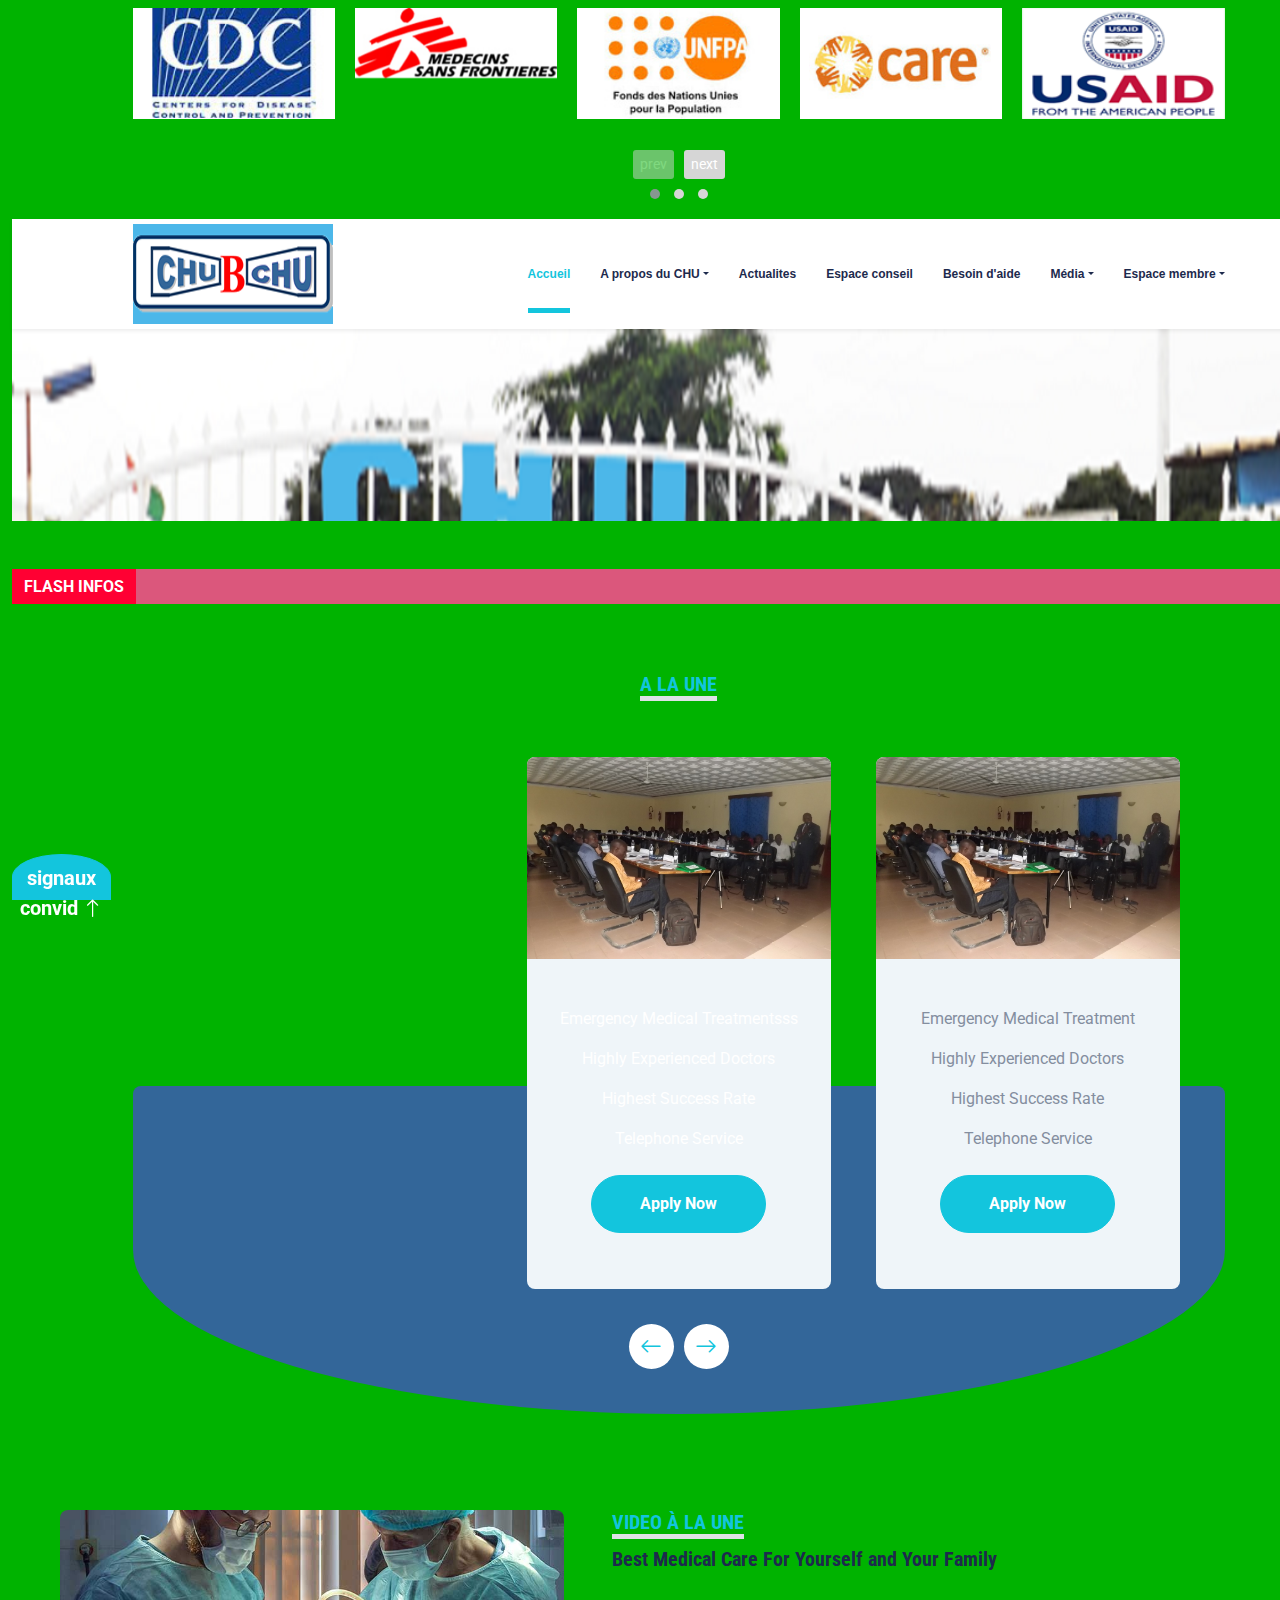
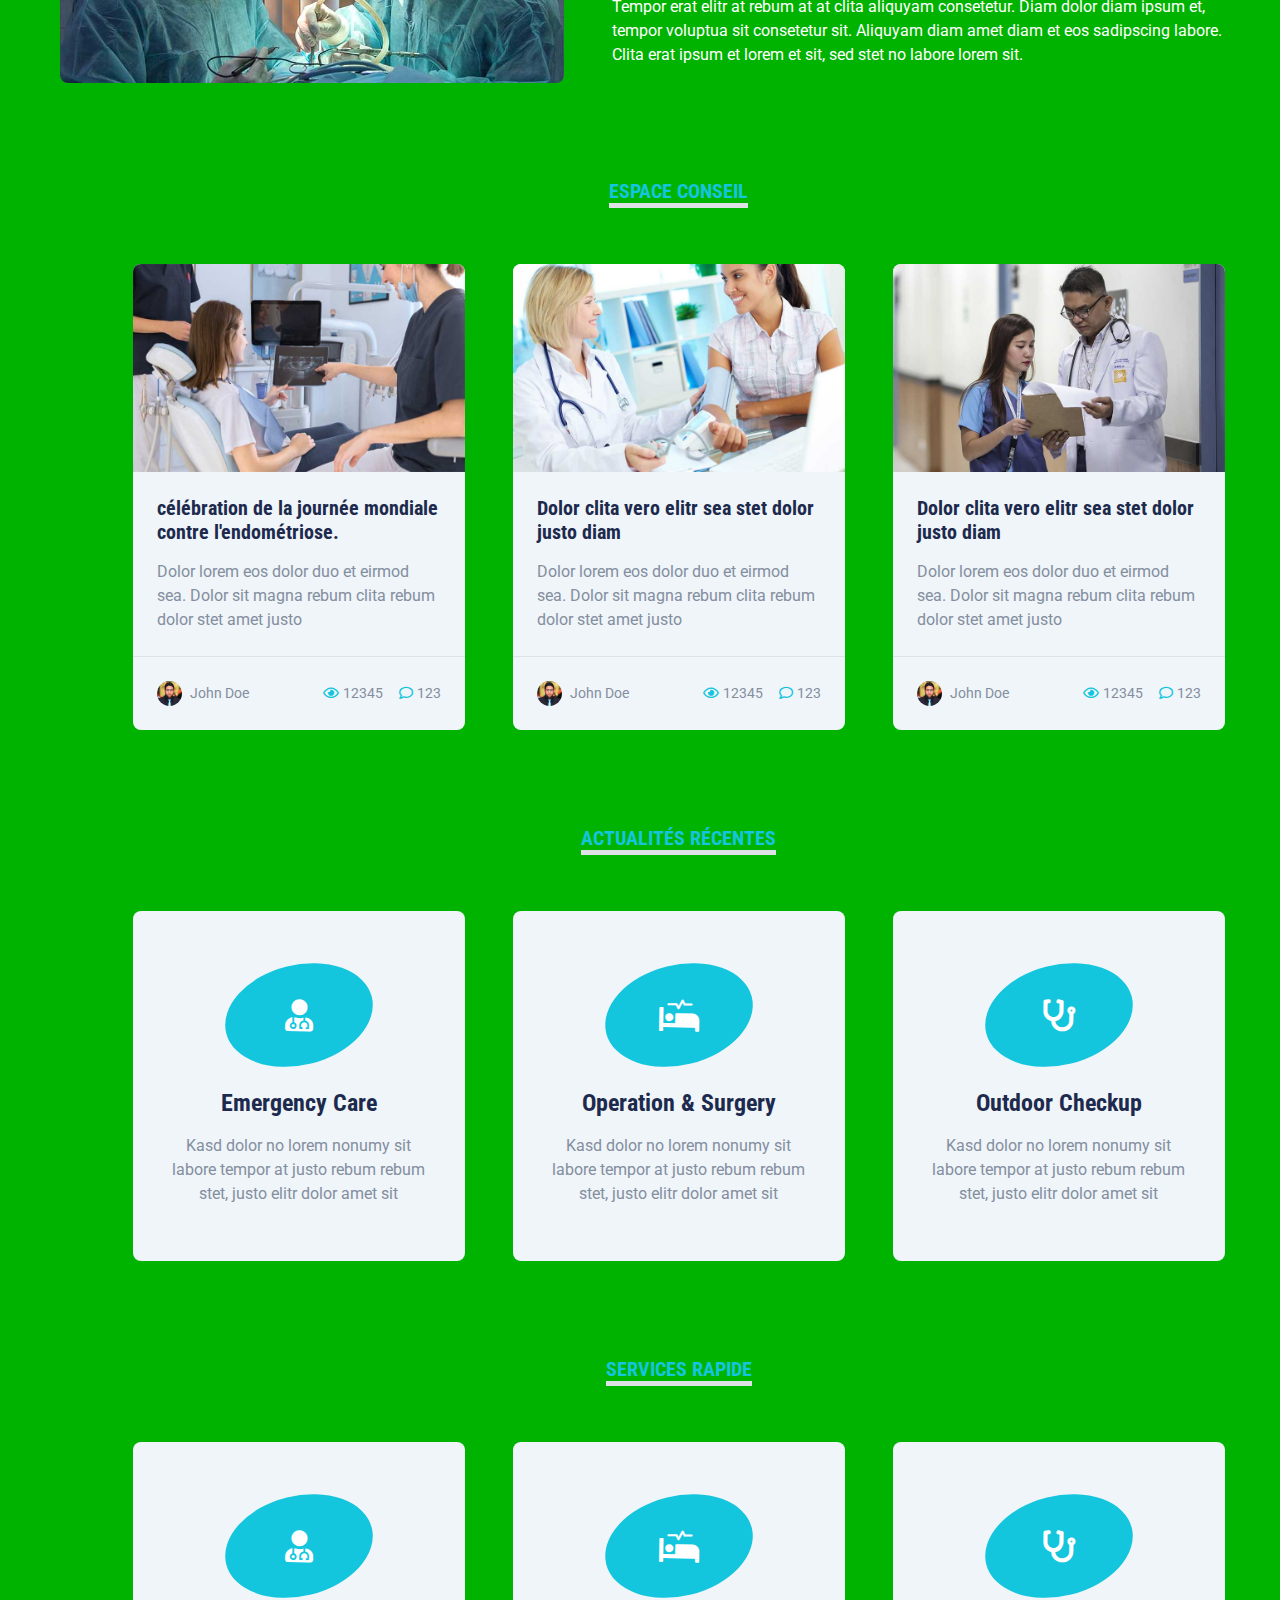
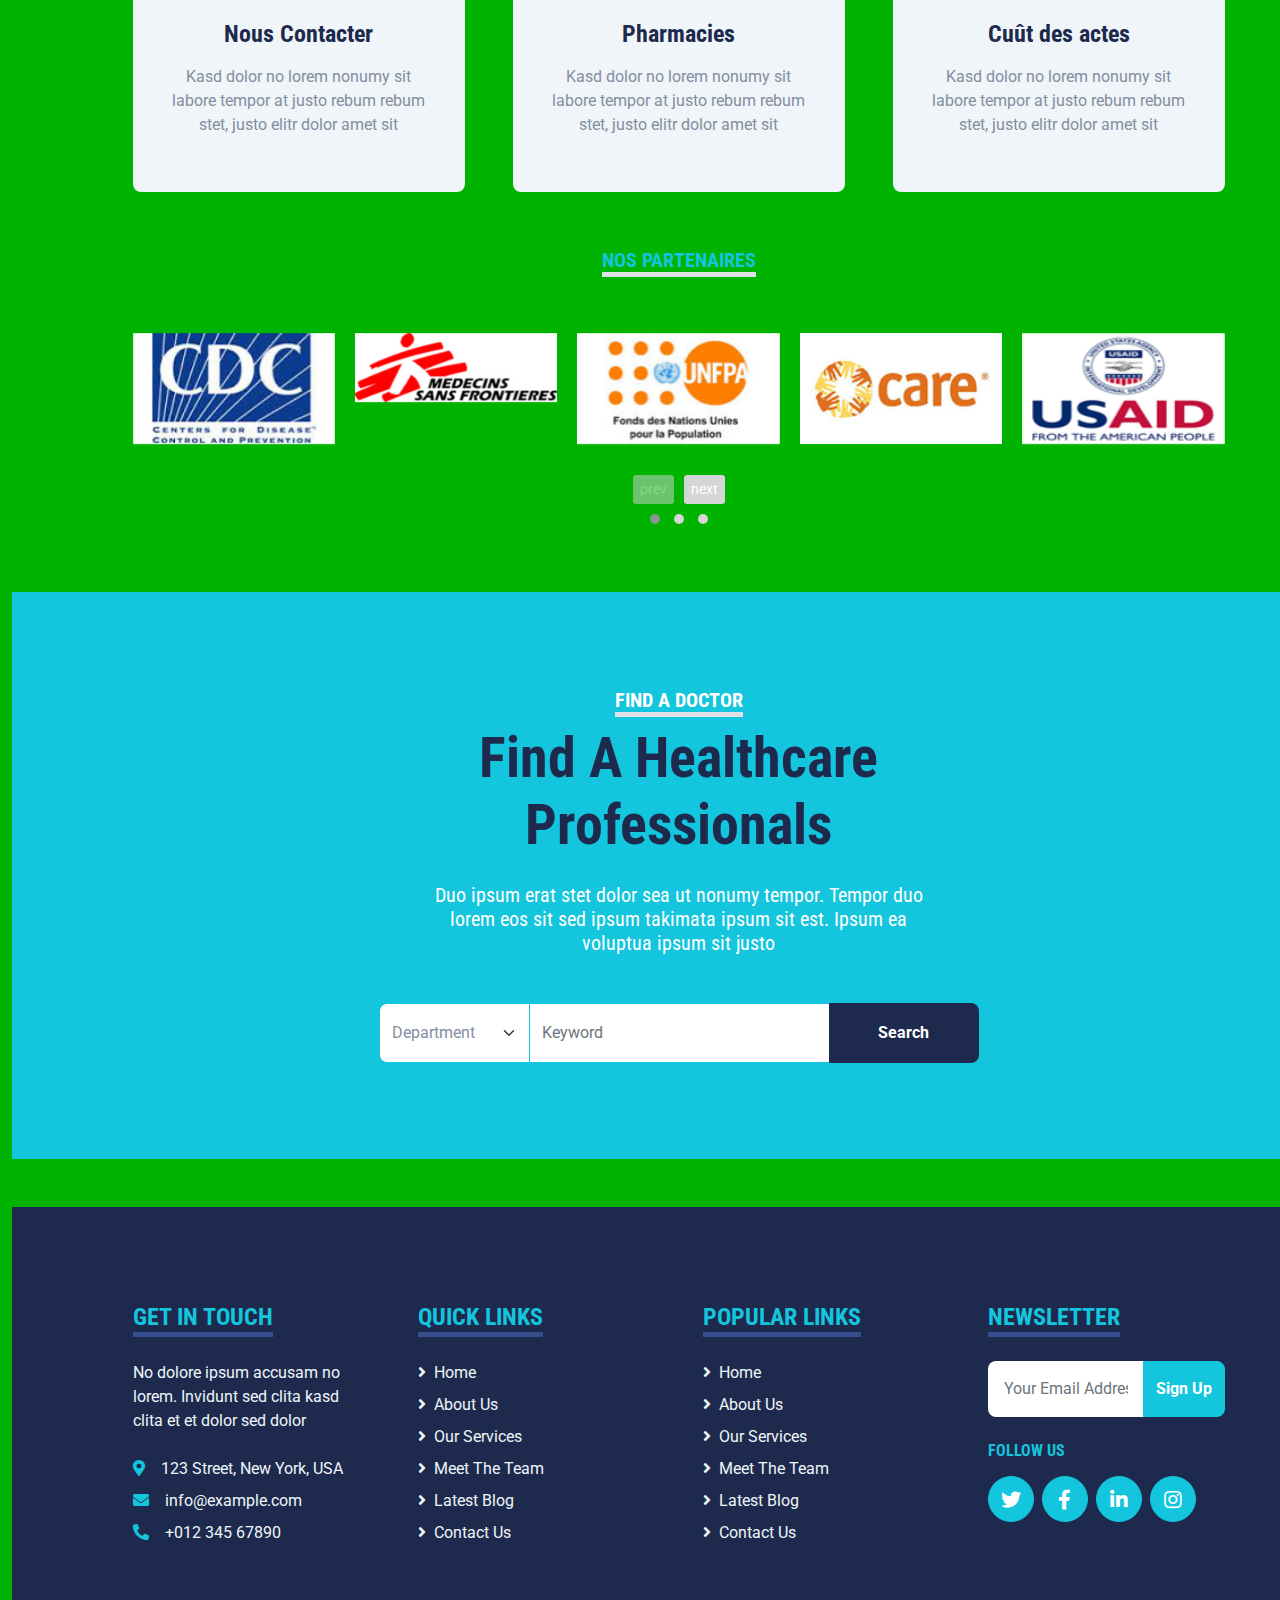
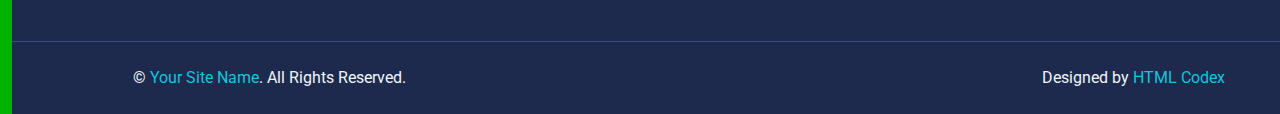
<file: index.html>
<!DOCTYPE html>
<html lang="en">

<head>
    <meta charset="utf-8">
    <title>CHU DE BOUAKE</title>
    <meta content="width=device-width, initial-scale=1.0" name="viewport">
    <meta content="CHU DE BOUAKE" name="CHU">
    <meta content="CHU DE BOUAKE" name="CHU BKE">

    <!-- Favicon -->
    <link href="img/favicon.ico" rel="icon">

    <!-- Google Web Fonts -->
    <link rel="preconnect" href="https://fonts.gstatic.com">
    <link
        href="https://fonts.googleapis.com/css2?family=Roboto+Condensed:wght@400;700&family=Roboto:wght@400;700&display=swap"
        rel="stylesheet">

    <!-- Icon Font Stylesheet -->
    <link href="https://cdnjs.cloudflare.com/ajax/libs/font-awesome/5.15.0/css/all.min.css" rel="stylesheet">
    <link href="https://cdn.jsdelivr.net/npm/bootstrap-icons@1.4.1/font/bootstrap-icons.css" rel="stylesheet">



    <!-- Libraries Stylesheet -->
    <!-- <link rel="stylesheet" href="assets/css/docs.theme.min.css"> -->
    <link rel="stylesheet" href="assets/owlcarousel/assets/owl.carousel.min.css">
    <link rel="stylesheet" href="assets/owlcarousel/assets/owl.theme.default.min.css">
    <script src="assets/vendors/jquery.min.js"></script>
    <script src="assets/owlcarousel/owl.carousel.js"></script>

    <!-- Customized Bootstrap Stylesheet -->
    <link href="css/bootstrap.min.css" rel="stylesheet">

    <!-- Template Stylesheet -->
    <link href="css/style.css" rel="stylesheet">
</head>

<body style="overflow-y: auto;
overflow-x: hidden; background-color: #00b300;">
    <div class="container-fluid">
        <div class="row">
            <!-- <div class="col-lg-1">
                <p>azerty</p>
            </div> -->
            <div class="col-lg-12">



                <!-- Topbar Start -->
                <div class="container-fluid py-2">
                    <div class="container">
                    
                        <section id="demos">
                            <div class="row">
                              <div class="large-12 columns">
                                <div class="owl-carousel owl-theme">
                                  <div class="item">
                                    <h4><img src="img/partenaires/cid.jpg" alt="" srcset=""></h4>
                                  </div>
                                  <div class="item">
                                    <h4><img src="img/partenaires/LOGO-MSF.png" alt="" srcset=""></h4>
                                  </div>
                                  <div class="item">
                                    <h4><img src="img/partenaires/lp1.jpg" alt="" srcset=""></h4>
                                  </div>
                                  <div class="item">
                                    <h4><img src="img/partenaires/lp11.jpg" alt="" srcset=""></h4>
                                  </div>
                                  <div class="item">
                                    <h4><img src="img/partenaires/lp12.png" alt="" srcset=""></h4>
                                  </div>
                                  <div class="item">
                                    <h4><img src="img/partenaires/lp13.jpg" alt="" srcset=""></h4>
                                  </div>
                                  <div class="item">
                                    <h4><img src="img/partenaires/lp2.jpg" alt="" srcset=""></h4>
                                  </div>
                                  <div class="item">
                                    <h4><img src="img/partenaires/lp4.png" alt="" srcset=""></h4>
                                  </div>
                                  <div class="item">
                                    <h4><img src="img/partenaires/lp5.jpg" alt="" srcset=""></h4>
                                  </div>
                                  <div class="item">
                                    <h4><img src="img/partenaires/lp6.jpg" alt="" srcset=""></h4>
                                  </div>
                                  <div class="item">
                                    <h4><img src="img/partenaires/lp8.jpg" alt="" srcset=""></h4>
                                  </div>
                                  <div class="item">
                                    <h4><img src="img/partenaires/lp9.jpg" alt="" srcset=""></h4>
                                  </div>
                                </div>
                               
                                <script>
                                  $(document).ready(function() {
                                    $('.owl-carousel').owlCarousel({
                                      loop: true,
                                      margin: 10,
                                      responsiveClass: true,
                                      responsive: {
                                        0: {
                                          items: 1,
                                          nav: true
                                        },
                                        600: {
                                          items: 3,
                                          nav: false
                                        },
                                        1000: {
                                          items: 5,
                                          nav: true,
                                          loop: false,
                                          margin: 20
                                        }
                                      }
                                    })
                                  })
                                </script>
                              </div>
                            </div>
                          </section>
                    </div>
                </div>
                <!-- Topbar End -->


                <!-- Navbar Start -->
                <div class="container-fluid sticky-top bg-white shadow-sm">
                    <div class="container">
                        <nav class="navbar navbar-expand-lg bg-white navbar-light py-3 py-lg-0">
                            <a href="index.html" class="navbar-brand">
                                <h1 class="m-0 text-uppercase text-primary"><img src="img/logo.png" alt=""></h1>
                            </a>
                            <button class="navbar-toggler" type="button" data-bs-toggle="collapse"
                                data-bs-target="#navbarCollapse">
                                <span class="navbar-toggler-icon"></span>
                            </button>
                            <div class="collapse navbar-collapse" id="navbarCollapse">
                                <div class="navbar-nav ms-auto py-0">
                                    <a href="index.html" class="nav-item nav-link active">Accueil</a>
                                   <div class="nav-item dropdown">
                                        <a href="#" class="nav-link dropdown-toggle" data-bs-toggle="dropdown">A propos du CHU</a>
                                        <div class="dropdown-menu m-0">
                                            <a href="Historique.html" class="dropdown-item">Historique</a>
                                            <a href="Organisation.html" class="dropdown-item">Organisation</a>
                                            <a href="Services & Prestations.html" class="dropdown-item">Services & Prestations</a>
                                            <a href="Ressources humaines.html" class="dropdown-item">Ressources humaines</a>
                                            <a href="appointment.html" class="dropdown-item">Ressources financières</a>
                                            <a href="search.html" class="dropdown-item">L'équipe de direction</a>
                                        </div>
                                    </div>
                                   
                                   
                                    
                                    <a href="Actualites.html" class="nav-item nav-link">Actualites</a>
                                    <a href="Espace conseil.html" class="nav-item nav-link">Espace conseil</a>
                                    <a href="Besoin d'aide.html" class="nav-item nav-link ">Besoin d'aide</a>
                                    <div class="nav-item dropdown">
                                        <a href="#" class="nav-link dropdown-toggle" data-bs-toggle="dropdown">Média</a>
                                        <div class="dropdown-menu m-0">
                                            <a href="blog.html" class="dropdown-item">Galerie Photo</a>
                                            <a href="detail.html" class="dropdown-item">Galerie Vidéo</a>
                                            <a href="team.html" class="dropdown-item">Galerie Reportage</a>
                                            
                                        </div>
                                    </div>
                                    
                                    <div class="nav-item dropdown">
                                        <a href="#" class="nav-link dropdown-toggle" data-bs-toggle="dropdown">Espace membre</a>
                                        <div class="dropdown-menu m-0">
                                            <a href="https://www.chubouake.com/forum.php" class="dropdown-item">Forum</a>
                                            <a href="detail.html" class="dropdown-item">S'inscrire</a>
                                            <a href="team.html" class="dropdown-item">Accès Espace Membre</a>
                                            
                                        </div>
                                    </div>
                                </div>
                            </div>
                        </nav>
                    </div>
                </div>
                <!-- Navbar End -->


                <!-- Hero Start -->
                <div class="container-fluid bg-primary py-5 mb-5 hero-header">
                    <div class="container py-5">
                       <!--  <div class="row justify-content-start">
                             <div class="col-lg-8 text-center text-lg-start">
                                <h5 class="d-inline-block text-primary text-uppercase border-bottom border-5"
                                    style="border-color: rgba(256, 256, 256, .3) !important;">Welcome To Medinova</h5>
                                <h1 class="display-1 text-white mb-md-4">Best Healthcare Solution In Your City</h1>
                                <div class="pt-2">
                                    <a href="" class="btn btn-light rounded-pill py-md-3 px-md-5 mx-2">Find Doctor</a>
                                    <a href=""
                                        class="btn btn-outline-light rounded-pill py-md-3 px-md-5 mx-2">Appointment</a>
                                </div>
                            </div> 
                        </div> -->
                    </div>
                </div>
                <!-- flash -->
                <div id="flash">
                    <blink>

                        <div class="info"> FLASH INFOS </div>
                    </blink>
                    <div class="cont_s12">
                        <div class="box spnews  col-12">
                            <marquee direction="left" scrollamount="7"
                                style="position: absolute; font-size:15px; padding:3px;" width="100%">
                                <ul>
                                    <style>
                                        .box a{
                                            color: white !important;
                                        }
                                    </style>
                                    <a href="#">Cérémonie d'hommage aux retraités ce jeudi 14 novembre 2017
                                        <!--| <span> post&eacute; le  </span>--></a>
                                    <a href="#">PHARMACIES DE GARDE-BOUAKE: Désormais les pharmacies de garde de Bké
                                        sont disponibles
                                        sur notre site web
                                        <!--| <span> post&eacute; le  </span>--></a>
                                    <a href="#">La Direction Générale du CHU de Bouaké vous souhaite une bonne Santé.
                                        <!--| <span> post&eacute; le  </span>--></a>
                                    <a href="#">Bienvenue sur le site internet du CHU de Bouaké.
                                        <!--| <span> post&eacute; le  </span>--></a>
                                </ul>
                            </marquee>
                        </div>
                    </div>
                </div>
                <!-- fin flash -->

                <!-- debut slider -->
                <div class="container-fluid py-5">
                    <div class="container">
                        <div class="text-center mx-auto mb-5" style="max-width: 500px;">
                            <h5 class="d-inline-block text-primary text-uppercase border-bottom border-5">A la une</h5>
                            <!-- <h1 class="display-4">Awesome Medical Programs</h1> -->
                        </div>
                        <div class="owl-carousel price-carousel position-relative" style="padding: 0 45px 45px 45px;">
                            <div class="bg-light rounded text-center">
                                
                            </div>
                            <div class="bg-light rounded text-center">
                                <div class="position-relative">
                                    <!-- <img class="img-fluid rounded-top" src="img/price-2.jpg" alt=""> -->
                                    <img class="img-fluid rounded-top" src="img/slider/DSCF7819.jpg" alt="" width="800"
                                        height="500">
                                   <!--  <div class="position-absolute w-100 h-100 top-50 start-50 translate-middle rounded-top d-flex flex-column align-items-center justify-content-center"
                                        style="background: rgba(29, 42, 77, .8);">
                                        <h3 class="text-white">Health Checkup</h3>
                                        <h1 class="display-4 text-white mb-0">
                                            <small class="align-top fw-normal"
                                                style="font-size: 22px; line-height: 45px;">$</small>99<small
                                                class="align-bottom fw-normal"
                                                style="font-size: 16px; line-height: 40px;">/ Year</small>
                                        </h1>
                                    </div> -->
                                </div>
                                <div class="text-center py-5 alaune">
                                    
                                    <p>Emergency Medical Treatmentsss</p>
                                    <p>Highly Experienced Doctors</p>
                                    <p>Highest Success Rate</p>
                                    <p>Telephone Service</p>
                                    <a href="" class="btn btn-primary rounded-pill py-3 px-5 my-2">Apply Now</a>
                                </div>
                            </div>
                            <div class="bg-light rounded text-center">
                                <div class="position-relative">
                                    <!-- <img class="img-fluid rounded-top" src="img/price-3.jpg" alt=""> -->
                                    <img class="img-fluid rounded-top" src="img/slider/DSCF7819.jpg" alt="" width="800"
                                        height="500">
                                   <!--  <div class="position-absolute w-100 h-100 top-50 start-50 translate-middle rounded-top d-flex flex-column align-items-center justify-content-center"
                                        style="background: rgba(29, 42, 77, .8);">
                                        <h3 class="text-white">Dental Care</h3>
                                        <h1 class="display-4 text-white mb-0">
                                            <small class="align-top fw-normal"
                                                style="font-size: 22px; line-height: 45px;">$</small>149<small
                                                class="align-bottom fw-normal"
                                                style="font-size: 16px; line-height: 40px;">/ Year</small>
                                        </h1>
                                    </div> -->
                                </div>
                                <div class="text-center py-5">
                                    <p>Emergency Medical Treatment</p>
                                    <p>Highly Experienced Doctors</p>
                                    <p>Highest Success Rate</p>
                                    <p>Telephone Service</p>
                                    <a href="" class="btn btn-primary rounded-pill py-3 px-5 my-2">Apply Now</a>
                                </div>
                            </div>
                            <div class="bg-light rounded text-center">
                                <div class="position-relative">
                                    <!-- <img class="img-fluid rounded-top" src="img/price-3.jpg" alt=""> -->
                                    <img class="img-fluid rounded-top" src="img/slider/DSCF7819.jpg" alt="" width="800"
                                        height="500">
                                   <!--  <div class="position-absolute w-100 h-100 top-50 start-50 translate-middle rounded-top d-flex flex-column align-items-center justify-content-center"
                                        style="background: rgba(29, 42, 77, .8);">
                                        <h3 class="text-white">Dental Care</h3>
                                        <h1 class="display-4 text-white mb-0">
                                            <small class="align-top fw-normal"
                                                style="font-size: 22px; line-height: 45px;">$</small>149<small
                                                class="align-bottom fw-normal"
                                                style="font-size: 16px; line-height: 40px;">/ Year</small>
                                        </h1>
                                    </div> -->
                                </div>
                                <div class="text-center py-5">
                                    <p>Emergency Medical Treatment</p>
                                    <p>Highly Experienced Doctors</p>
                                    <p>Highest Success Rate</p>
                                    <p>Telephone Service</p>
                                    <a href="" class="btn btn-primary rounded-pill py-3 px-5 my-2">Apply Now</a>
                                </div>
                            </div>
                            <div class="bg-light rounded text-center">
                                <div class="position-relative">
                                    <!-- <img class="img-fluid rounded-top" src="img/price-3.jpg" alt=""> -->
                                    <img class="img-fluid rounded-top" src="img/slider/DSCF7819.jpg" alt="" width="800"
                                        height="500">
                                   <!--  <div class="position-absolute w-100 h-100 top-50 start-50 translate-middle rounded-top d-flex flex-column align-items-center justify-content-center"
                                        style="background: rgba(29, 42, 77, .8);">
                                        <h3 class="text-white">Dental Care</h3>
                                        <h1 class="display-4 text-white mb-0">
                                            <small class="align-top fw-normal"
                                                style="font-size: 22px; line-height: 45px;">$</small>149<small
                                                class="align-bottom fw-normal"
                                                style="font-size: 16px; line-height: 40px;">/ Year</small>
                                        </h1>
                                    </div> -->
                                </div>
                                <div class="text-center py-5">
                                    <p>Emergency Medical Treatment</p>
                                    <p>Highly Experienced Doctors</p>
                                    <p>Highest Success Rate</p>
                                    <p>Telephone Service</p>
                                    <a href="" class="btn btn-primary rounded-pill py-3 px-5 my-2">Apply Now</a>
                                </div>
                            </div>
                            <div class="bg-light rounded text-center">
                                <div class="position-relative">
                                    
                                </div>
                                
                            </div>
                        </div>
                    </div>
                </div>
                <!-- fin slider -->



                <!-- Hero End -->


                <!-- About Start -->
             
                        <div class="container-fluid py-5">
                            <div class="container-fluid">
                                <div class="row gx-5">
                                    <div class="col-lg-5 mb-5 mb-lg-0" style="min-height: 25px;">
                                        <div class="position-relative h-100">
                                            <img class="position-absolute w-100 h-100 rounded" src="img/about.jpg"
                                                style="object-fit: cover;">
                                        </div>
                                    </div>
                                    <div class="col-lg-6 alaune">
                                        <div class="mb-4">
                                            <h5 class="d-inline-block text-primary text-uppercase border-bottom border-5">Video à la une</h5>
                                            <h5 class="display-9">Best Medical Care For Yourself and Your Family</h5>
                                        </div>
                                        <style>
                                            .alaune p{
                                                color: white !important;
                                            }
                                        </style>
                                        <p>Tempor erat elitr at rebum at at clita aliquyam consetetur. Diam dolor diam ipsum et,
                                            tempor voluptua sit consetetur sit. Aliquyam diam amet diam et eos sadipscing
                                            labore. Clita erat ipsum et lorem et sit, sed stet no labore lorem sit.</p>
                                        
                                    </div>
                                </div>
                            </div>
                        </div>
                   
                
                <!-- About End -->
                <div class="container-fluid py-5">
                    <div class="container">
                        <div class="text-center mx-auto mb-5" style="max-width: 500px;">
                            <h5 class="d-inline-block text-primary text-uppercase border-bottom border-5">Espace conseil</h5>
                            
                        </div>
                        <div class="row g-5">
                            <div class="col-xl-4 col-lg-6">
                                <div class="bg-light rounded overflow-hidden">
                                    <img class="img-fluid w-100" src="img/blog-1.jpg" alt="">
                                    <div class="p-4">
                                        <a class="h5 d-block mb-3" href="">célébration de la journée mondiale contre l'endométriose.</a>
                                        <p class="m-0">Dolor lorem eos dolor duo et eirmod sea. Dolor sit magna
                                            rebum clita rebum dolor stet amet justo</p>
                                    </div>
                                    <div class="d-flex justify-content-between border-top p-4">
                                        <div class="d-flex align-items-center">
                                            <img class="rounded-circle me-2" src="img/user.jpg" width="25" height="25"
                                                alt="">
                                            <small>John Doe</small>
                                        </div>
                                        <div class="d-flex align-items-center">
                                            <small class="ms-3"><i
                                                    class="far fa-eye text-primary me-1"></i>12345</small>
                                            <small class="ms-3"><i
                                                    class="far fa-comment text-primary me-1"></i>123</small>
                                        </div>
                                    </div>
                                </div>
                            </div>
                            <div class="col-xl-4 col-lg-6">
                                <div class="bg-light rounded overflow-hidden">
                                    <img class="img-fluid w-100" src="img/blog-2.jpg" alt="">
                                    <div class="p-4">
                                        <a class="h5 d-block mb-3" href="">Dolor clita vero elitr sea stet dolor justo
                                            diam</a>
                                        <p class="m-0">Dolor lorem eos dolor duo et eirmod sea. Dolor sit magna
                                            rebum clita rebum dolor stet amet justo</p>
                                    </div>
                                    <div class="d-flex justify-content-between border-top p-4">
                                        <div class="d-flex align-items-center">
                                            <img class="rounded-circle me-2" src="img/user.jpg" width="25" height="25"
                                                alt="">
                                            <small>John Doe</small>
                                        </div>
                                        <div class="d-flex align-items-center">
                                            <small class="ms-3"><i
                                                    class="far fa-eye text-primary me-1"></i>12345</small>
                                            <small class="ms-3"><i
                                                    class="far fa-comment text-primary me-1"></i>123</small>
                                        </div>
                                    </div>
                                </div>
                            </div>
                            <div class="col-xl-4 col-lg-6">
                                <div class="bg-light rounded overflow-hidden">
                                    <img class="img-fluid w-100" src="img/blog-3.jpg" alt="">
                                    <div class="p-4">
                                        <a class="h5 d-block mb-3" href="">Dolor clita vero elitr sea stet dolor justo
                                            diam</a>
                                        <p class="m-0">Dolor lorem eos dolor duo et eirmod sea. Dolor sit magna
                                            rebum clita rebum dolor stet amet justo</p>
                                    </div>
                                    <div class="d-flex justify-content-between border-top p-4">
                                        <div class="d-flex align-items-center">
                                            <img class="rounded-circle me-2" src="img/user.jpg" width="25" height="25"
                                                alt="">
                                            <small>John Doe</small>
                                        </div>
                                        <div class="d-flex align-items-center">
                                            <small class="ms-3"><i
                                                    class="far fa-eye text-primary me-1"></i>12345</small>
                                            <small class="ms-3"><i
                                                    class="far fa-comment text-primary me-1"></i>123</small>
                                        </div>
                                    </div>
                                </div>
                            </div>
                        </div>
                    </div>
                </div>
                <!-- Blog End -->
                


                <!-- Actualité Start -->
                <div class="container-fluid py-5">
                    <div class="container">
                        <div class="text-center mx-auto mb-5" style="max-width: 500px;">
                            <h5 class="d-inline-block text-primary text-uppercase border-bottom border-5">Actualités récentes</h5>
                         
                        </div>
                        <div class="row g-5">
                            <div class="col-lg-4 col-md-6">
                                <div
                                    class="service-item bg-light rounded d-flex flex-column align-items-center justify-content-center text-center">
                                    <div class="service-icon mb-4">
                                        <i class="fa fa-2x fa-user-md text-white"></i>
                                    </div>
                                    <h4 class="mb-3">Emergency Care</h4>
                                    <p class="m-0">Kasd dolor no lorem nonumy sit labore tempor at justo rebum rebum
                                        stet, justo elitr dolor amet sit</p>
                                    <a class="btn btn-lg btn-primary rounded-pill" href="">
                                        <i class="bi bi-arrow-right"></i>
                                    </a>
                                </div>
                            </div>
                            <div class="col-lg-4 col-md-6">
                                <div
                                    class="service-item bg-light rounded d-flex flex-column align-items-center justify-content-center text-center">
                                    <div class="service-icon mb-4">
                                        <i class="fa fa-2x fa-procedures text-white"></i>
                                    </div>
                                    <h4 class="mb-3">Operation & Surgery</h4>
                                    <p class="m-0">Kasd dolor no lorem nonumy sit labore tempor at justo rebum rebum
                                        stet, justo elitr dolor amet sit</p>
                                    <a class="btn btn-lg btn-primary rounded-pill" href="">
                                        <i class="bi bi-arrow-right"></i>
                                    </a>
                                </div>
                            </div>
                            <div class="col-lg-4 col-md-6">
                                <div
                                    class="service-item bg-light rounded d-flex flex-column align-items-center justify-content-center text-center">
                                    <div class="service-icon mb-4">
                                        <i class="fa fa-2x fa-stethoscope text-white"></i>
                                    </div>
                                    <h4 class="mb-3">Outdoor Checkup</h4>
                                    <p class="m-0">Kasd dolor no lorem nonumy sit labore tempor at justo rebum rebum
                                        stet, justo elitr dolor amet sit</p>
                                    <a class="btn btn-lg btn-primary rounded-pill" href="">
                                        <i class="bi bi-arrow-right"></i>
                                    </a>
                                </div>
                            </div>
                            
                          
                            
                        </div>
                    </div>
                </div>
                <!-- Services End -->
                <!-- Service Start -->
                <div class="container-fluid py-5">
                    <div class="container">
                        <div class="text-center mx-auto mb-5" style="max-width: 500px;">
                            <h5 class="d-inline-block text-primary text-uppercase border-bottom border-5">Services rapide</h5>
                         
                        </div>
                        <div class="row g-5">
                            <div class="col-lg-4 col-md-6">
                                <div
                                    class="service-item bg-light rounded d-flex flex-column align-items-center justify-content-center text-center">
                                    <div class="service-icon mb-4">
                                        <i class="fa fa-2x fa-user-md text-white"></i>
                                    </div>
                                    <h4 class="mb-3">Nous Contacter</h4>
                                    <p class="m-0">Kasd dolor no lorem nonumy sit labore tempor at justo rebum rebum
                                        stet, justo elitr dolor amet sit</p>
                                    <a class="btn btn-lg btn-primary rounded-pill" href="">
                                        <i class="bi bi-arrow-right"></i>
                                    </a>
                                </div>
                            </div>
                            <div class="col-lg-4 col-md-6">
                                <div
                                    class="service-item bg-light rounded d-flex flex-column align-items-center justify-content-center text-center">
                                    <div class="service-icon mb-4">
                                        <i class="fa fa-2x fa-procedures text-white"></i>
                                    </div>
                                    <h4 class="mb-3">Pharmacies</h4>
                                    <p class="m-0">Kasd dolor no lorem nonumy sit labore tempor at justo rebum rebum
                                        stet, justo elitr dolor amet sit</p>
                                    <a class="btn btn-lg btn-primary rounded-pill" href="">
                                        <i class="bi bi-arrow-right"></i>
                                    </a>
                                </div>
                            </div>
                            <div class="col-lg-4 col-md-6">
                                <div
                                    class="service-item bg-light rounded d-flex flex-column align-items-center justify-content-center text-center">
                                    <div class="service-icon mb-4">
                                        <i class="fa fa-2x fa-stethoscope text-white"></i>
                                    </div>
                                    <h4 class="mb-3">Cuût des actes</h4>
                                    <p class="m-0">Kasd dolor no lorem nonumy sit labore tempor at justo rebum rebum
                                        stet, justo elitr dolor amet sit</p>
                                    <a class="btn btn-lg btn-primary rounded-pill" href="">
                                        <i class="bi bi-arrow-right"></i>
                                    </a>
                                </div>
                            </div>
                            
                          
                            
                        </div>
                    </div>
                </div>
                <!-- Services End -->


                


                <div class="container-fluid py-2">
                    <div class="container">
                        <div class="text-center mx-auto mb-5" style="max-width: 500px;">
                            <h5 class="d-inline-block text-primary text-uppercase border-bottom border-5">Nos partenaires
                            </h5>
                          
                        </div>
                        <section id="demos">
                            <div class="row">
                              <div class="large-12 columns">
                                <div class="owl-carousel owl-theme">
                                  <div class="item">
                                    <h4><img src="img/partenaires/cid.jpg" alt="" srcset=""></h4>
                                  </div>
                                  <div class="item">
                                    <h4><img src="img/partenaires/LOGO-MSF.png" alt="" srcset=""></h4>
                                  </div>
                                  <div class="item">
                                    <h4><img src="img/partenaires/lp1.jpg" alt="" srcset=""></h4>
                                  </div>
                                  <div class="item">
                                    <h4><img src="img/partenaires/lp11.jpg" alt="" srcset=""></h4>
                                  </div>
                                  <div class="item">
                                    <h4><img src="img/partenaires/lp12.png" alt="" srcset=""></h4>
                                  </div>
                                  <div class="item">
                                    <h4><img src="img/partenaires/lp13.jpg" alt="" srcset=""></h4>
                                  </div>
                                  <div class="item">
                                    <h4><img src="img/partenaires/lp2.jpg" alt="" srcset=""></h4>
                                  </div>
                                  <div class="item">
                                    <h4><img src="img/partenaires/lp4.png" alt="" srcset=""></h4>
                                  </div>
                                  <div class="item">
                                    <h4><img src="img/partenaires/lp5.jpg" alt="" srcset=""></h4>
                                  </div>
                                  <div class="item">
                                    <h4><img src="img/partenaires/lp6.jpg" alt="" srcset=""></h4>
                                  </div>
                                  <div class="item">
                                    <h4><img src="img/partenaires/lp8.jpg" alt="" srcset=""></h4>
                                  </div>
                                  <div class="item">
                                    <h4><img src="img/partenaires/lp9.jpg" alt="" srcset=""></h4>
                                  </div>
                                </div>
                               
                                <script>
                                  $(document).ready(function() {
                                    $('.owl-carousel').owlCarousel({
                                      loop: true,
                                      margin: 10,
                                      responsiveClass: true,
                                      responsive: {
                                        0: {
                                          items: 1,
                                          nav: true
                                        },
                                        600: {
                                          items: 3,
                                          nav: false
                                        },
                                        1000: {
                                          items: 5,
                                          nav: true,
                                          loop: false,
                                          margin: 20
                                        }
                                      }
                                    })
                                  })
                                </script>
                              </div>
                            </div>
                          </section>
                    </div>
                </div>


                <!-- Team Start
                <div class="container-fluid py-5">
                    <div class="container">
                        <div class="text-center mx-auto mb-5" style="max-width: 500px;">
                            <h5 class="d-inline-block text-primary text-uppercase border-bottom border-5">Our Doctors
                            </h5>
                            <h1 class="display-4">Qualified Healthcare Professionals</h1>
                        </div>
                        <div class="owl-carousel team-carousel position-relative">
                            <div class="team-item">
                                <div class="row g-0 bg-light rounded overflow-hidden">
                                    <div class="col-12 col-sm-5 h-100">
                                        <img class="img-fluid h-100" src="img/team-1.jpg" style="object-fit: cover;">
                                    </div>
                                    <div class="col-12 col-sm-7 h-100 d-flex flex-column">
                                        <div class="mt-auto p-4">
                                            <h3>Doctor Name</h3>
                                            <h6 class="fw-normal fst-italic text-primary mb-4">Cardiology Specialist
                                            </h6>
                                            <p class="m-0">Dolor lorem eos dolor duo eirmod sea. Dolor sit magna rebum
                                                clita rebum dolor</p>
                                        </div>
                                        <div class="d-flex mt-auto border-top p-4">
                                            <a class="btn btn-lg btn-primary btn-lg-square rounded-circle me-3"
                                                href="#"><i class="fab fa-twitter"></i></a>
                                            <a class="btn btn-lg btn-primary btn-lg-square rounded-circle me-3"
                                                href="#"><i class="fab fa-facebook-f"></i></a>
                                            <a class="btn btn-lg btn-primary btn-lg-square rounded-circle" href="#"><i
                                                    class="fab fa-linkedin-in"></i></a>
                                        </div>
                                    </div>
                                </div>
                            </div>
                            <div class="team-item">
                                <div class="row g-0 bg-light rounded overflow-hidden">
                                    <div class="col-12 col-sm-5 h-100">
                                        <img class="img-fluid h-100" src="img/team-2.jpg" style="object-fit: cover;">
                                    </div>
                                    <div class="col-12 col-sm-7 h-100 d-flex flex-column">
                                        <div class="mt-auto p-4">
                                            <h3>Doctor Name</h3>
                                            <h6 class="fw-normal fst-italic text-primary mb-4">Cardiology Specialist
                                            </h6>
                                            <p class="m-0">Dolor lorem eos dolor duo eirmod sea. Dolor sit magna rebum
                                                clita rebum dolor</p>
                                        </div>
                                        <div class="d-flex mt-auto border-top p-4">
                                            <a class="btn btn-lg btn-primary btn-lg-square rounded-circle me-3"
                                                href="#"><i class="fab fa-twitter"></i></a>
                                            <a class="btn btn-lg btn-primary btn-lg-square rounded-circle me-3"
                                                href="#"><i class="fab fa-facebook-f"></i></a>
                                            <a class="btn btn-lg btn-primary btn-lg-square rounded-circle" href="#"><i
                                                    class="fab fa-linkedin-in"></i></a>
                                        </div>
                                    </div>
                                </div>
                            </div>
                            <div class="team-item">
                                <div class="row g-0 bg-light rounded overflow-hidden">
                                    <div class="col-12 col-sm-5 h-100">
                                        <img class="img-fluid h-100" src="img/team-3.jpg" style="object-fit: cover;">
                                    </div>
                                    <div class="col-12 col-sm-7 h-100 d-flex flex-column">
                                        <div class="mt-auto p-4">
                                            <h3>Doctor Name</h3>
                                            <h6 class="fw-normal fst-italic text-primary mb-4">Cardiology Specialist
                                            </h6>
                                            <p class="m-0">Dolor lorem eos dolor duo eirmod sea. Dolor sit magna rebum
                                                clita rebum dolor</p>
                                        </div>
                                        <div class="d-flex mt-auto border-top p-4">
                                            <a class="btn btn-lg btn-primary btn-lg-square rounded-circle me-3"
                                                href="#"><i class="fab fa-twitter"></i></a>
                                            <a class="btn btn-lg btn-primary btn-lg-square rounded-circle me-3"
                                                href="#"><i class="fab fa-facebook-f"></i></a>
                                            <a class="btn btn-lg btn-primary btn-lg-square rounded-circle" href="#"><i
                                                    class="fab fa-linkedin-in"></i></a>
                                        </div>
                                    </div>
                                </div>
                            </div>
                        </div>
                    </div>
                </div>
                Team End -->


                <!-- Search Start -->
                <div class="container-fluid bg-primary my-5 py-5">
                    <div class="container py-5">
                        <div class="text-center mx-auto mb-5" style="max-width: 500px;">
                            <h5 class="d-inline-block text-white text-uppercase border-bottom border-5">Find A Doctor
                            </h5>
                            <h1 class="display-4 mb-4">Find A Healthcare Professionals</h1>
                            <h5 class="text-white fw-normal">Duo ipsum erat stet dolor sea ut nonumy tempor. Tempor duo
                                lorem eos sit sed ipsum takimata ipsum sit est. Ipsum ea voluptua ipsum sit justo</h5>
                        </div>
                        <div class="mx-auto" style="width: 100%; max-width: 600px;">
                            <div class="input-group">
                                <select class="form-select border-primary w-25" style="height: 60px;">
                                    <option selected>Department</option>
                                    <option value="1">Department 1</option>
                                    <option value="2">Department 2</option>
                                    <option value="3">Department 3</option>
                                </select>
                                <input type="text" class="form-control border-primary w-50" placeholder="Keyword">
                                <button class="btn btn-dark border-0 w-25">Search</button>
                            </div>
                        </div>
                    </div>
                </div>
                <!-- Search End -->


              


                <!-- Blog Start -->
               


                <!-- Footer Start -->
                <div class="container-fluid bg-dark text-light mt-5 py-5">
                    <div class="container py-5">
                        <div class="row g-5">
                            <div class="col-lg-3 col-md-6">
                                <h4
                                    class="d-inline-block text-primary text-uppercase border-bottom border-5 border-secondary mb-4">
                                    Get In Touch</h4>
                                <p class="mb-4">No dolore ipsum accusam no lorem. Invidunt sed clita kasd clita et et
                                    dolor sed dolor</p>
                                <p class="mb-2"><i class="fa fa-map-marker-alt text-primary me-3"></i>123 Street, New
                                    York, USA</p>
                                <p class="mb-2"><i class="fa fa-envelope text-primary me-3"></i>info@example.com</p>
                                <p class="mb-0"><i class="fa fa-phone-alt text-primary me-3"></i>+012 345 67890</p>
                            </div>
                            <div class="col-lg-3 col-md-6">
                                <h4
                                    class="d-inline-block text-primary text-uppercase border-bottom border-5 border-secondary mb-4">
                                    Quick Links</h4>
                                <div class="d-flex flex-column justify-content-start">
                                    <a class="text-light mb-2" href="#"><i class="fa fa-angle-right me-2"></i>Home</a>
                                    <a class="text-light mb-2" href="#"><i class="fa fa-angle-right me-2"></i>About
                                        Us</a>
                                    <a class="text-light mb-2" href="#"><i class="fa fa-angle-right me-2"></i>Our
                                        Services</a>
                                    <a class="text-light mb-2" href="#"><i class="fa fa-angle-right me-2"></i>Meet The
                                        Team</a>
                                    <a class="text-light mb-2" href="#"><i class="fa fa-angle-right me-2"></i>Latest
                                        Blog</a>
                                    <a class="text-light" href="#"><i class="fa fa-angle-right me-2"></i>Contact Us</a>
                                </div>
                            </div>
                            <div class="col-lg-3 col-md-6">
                                <h4
                                    class="d-inline-block text-primary text-uppercase border-bottom border-5 border-secondary mb-4">
                                    Popular Links</h4>
                                <div class="d-flex flex-column justify-content-start">
                                    <a class="text-light mb-2" href="#"><i class="fa fa-angle-right me-2"></i>Home</a>
                                    <a class="text-light mb-2" href="#"><i class="fa fa-angle-right me-2"></i>About
                                        Us</a>
                                    <a class="text-light mb-2" href="#"><i class="fa fa-angle-right me-2"></i>Our
                                        Services</a>
                                    <a class="text-light mb-2" href="#"><i class="fa fa-angle-right me-2"></i>Meet The
                                        Team</a>
                                    <a class="text-light mb-2" href="#"><i class="fa fa-angle-right me-2"></i>Latest
                                        Blog</a>
                                    <a class="text-light" href="#"><i class="fa fa-angle-right me-2"></i>Contact Us</a>
                                </div>
                            </div>
                            <div class="col-lg-3 col-md-6">
                                <h4
                                    class="d-inline-block text-primary text-uppercase border-bottom border-5 border-secondary mb-4">
                                    Newsletter</h4>
                                <form action="">
                                    <div class="input-group">
                                        <input type="text" class="form-control p-3 border-0"
                                            placeholder="Your Email Address">
                                        <button class="btn btn-primary">Sign Up</button>
                                    </div>
                                </form>
                                <h6 class="text-primary text-uppercase mt-4 mb-3">Follow Us</h6>
                                <div class="d-flex">
                                    <a class="btn btn-lg btn-primary btn-lg-square rounded-circle me-2" href="#"><i
                                            class="fab fa-twitter"></i></a>
                                    <a class="btn btn-lg btn-primary btn-lg-square rounded-circle me-2" href="#"><i
                                            class="fab fa-facebook-f"></i></a>
                                    <a class="btn btn-lg btn-primary btn-lg-square rounded-circle me-2" href="#"><i
                                            class="fab fa-linkedin-in"></i></a>
                                    <a class="btn btn-lg btn-primary btn-lg-square rounded-circle" href="#"><i
                                            class="fab fa-instagram"></i></a>
                                </div>
                            </div>
                        </div>
                    </div>
                </div>
                <div class="container-fluid bg-dark text-light border-top border-secondary py-4">
                    <div class="container">
                        <div class="row g-5">
                            <div class="col-md-6 text-center text-md-start">
                                <p class="mb-md-0">&copy; <a class="text-primary" href="#">Your Site Name</a>. All
                                    Rights Reserved.</p>
                            </div>
                            <div class="col-md-6 text-center text-md-end">
                                <p class="mb-0">Designed by <a class="text-primary" href="https://htmlcodex.com">HTML
                                        Codex</a></p>
                            </div>
                        </div>
                    </div>
                </div>
                <!-- Footer End -->


                <!-- Back to Top -->
                <a href="#" class="btn btn-lg btn-primary btn-lg-square back-to-top1" style="display: inline; width: 99px;">signaux convid <i class="bi bi-arrow-up"></i></a>

                <a href="#" class="btn btn-lg btn-primary btn-lg-square back-to-top"><i class="bi bi-arrow-up"></i></a>

            </div>
            <!-- <div class="col-lg-1">
<p>azerty</p>
</div> -->
        </div>
    </div>
    <script>
        $(document).ready(function() {
          $('.owl-carousel').owlCarousel({
            loop: true,
            margin: 10,
            autoplay:true,
            responsiveClass: true,
            responsive: {
              0: {
                items: 1,
                nav: true
              },
              600: {
                items: 3,
                nav: false
              },
              1000: {
                items: 5,
                nav: true,
                loop: false,
                margin: 20
              }
            }
          })
        })
      </script>

    <!-- JavaScript Libraries -->
    <script src="assets/vendors/highlight.js"></script>
    <script src="assets/js/app.js"></script>
    <script src="https://code.jquery.com/jquery-3.4.1.min.js"></script>
    <script src="https://cdn.jsdelivr.net/npm/bootstrap@5.0.0/dist/js/bootstrap.bundle.min.js"></script>
    <script src="lib/easing/easing.min.js"></script>
    <script src="lib/waypoints/waypoints.min.js"></script>
    <script src="lib/owlcarousel/owl.carousel.min.js"></script>
    <script src="lib/tempusdominus/js/moment.min.js"></script>
    <script src="lib/tempusdominus/js/moment-timezone.min.js"></script>
    <script src="lib/tempusdominus/js/tempusdominus-bootstrap-4.min.js"></script>

    <!-- Template Javascript -->
    <script src="js/main.js"></script>
</body>

</html>
</file>
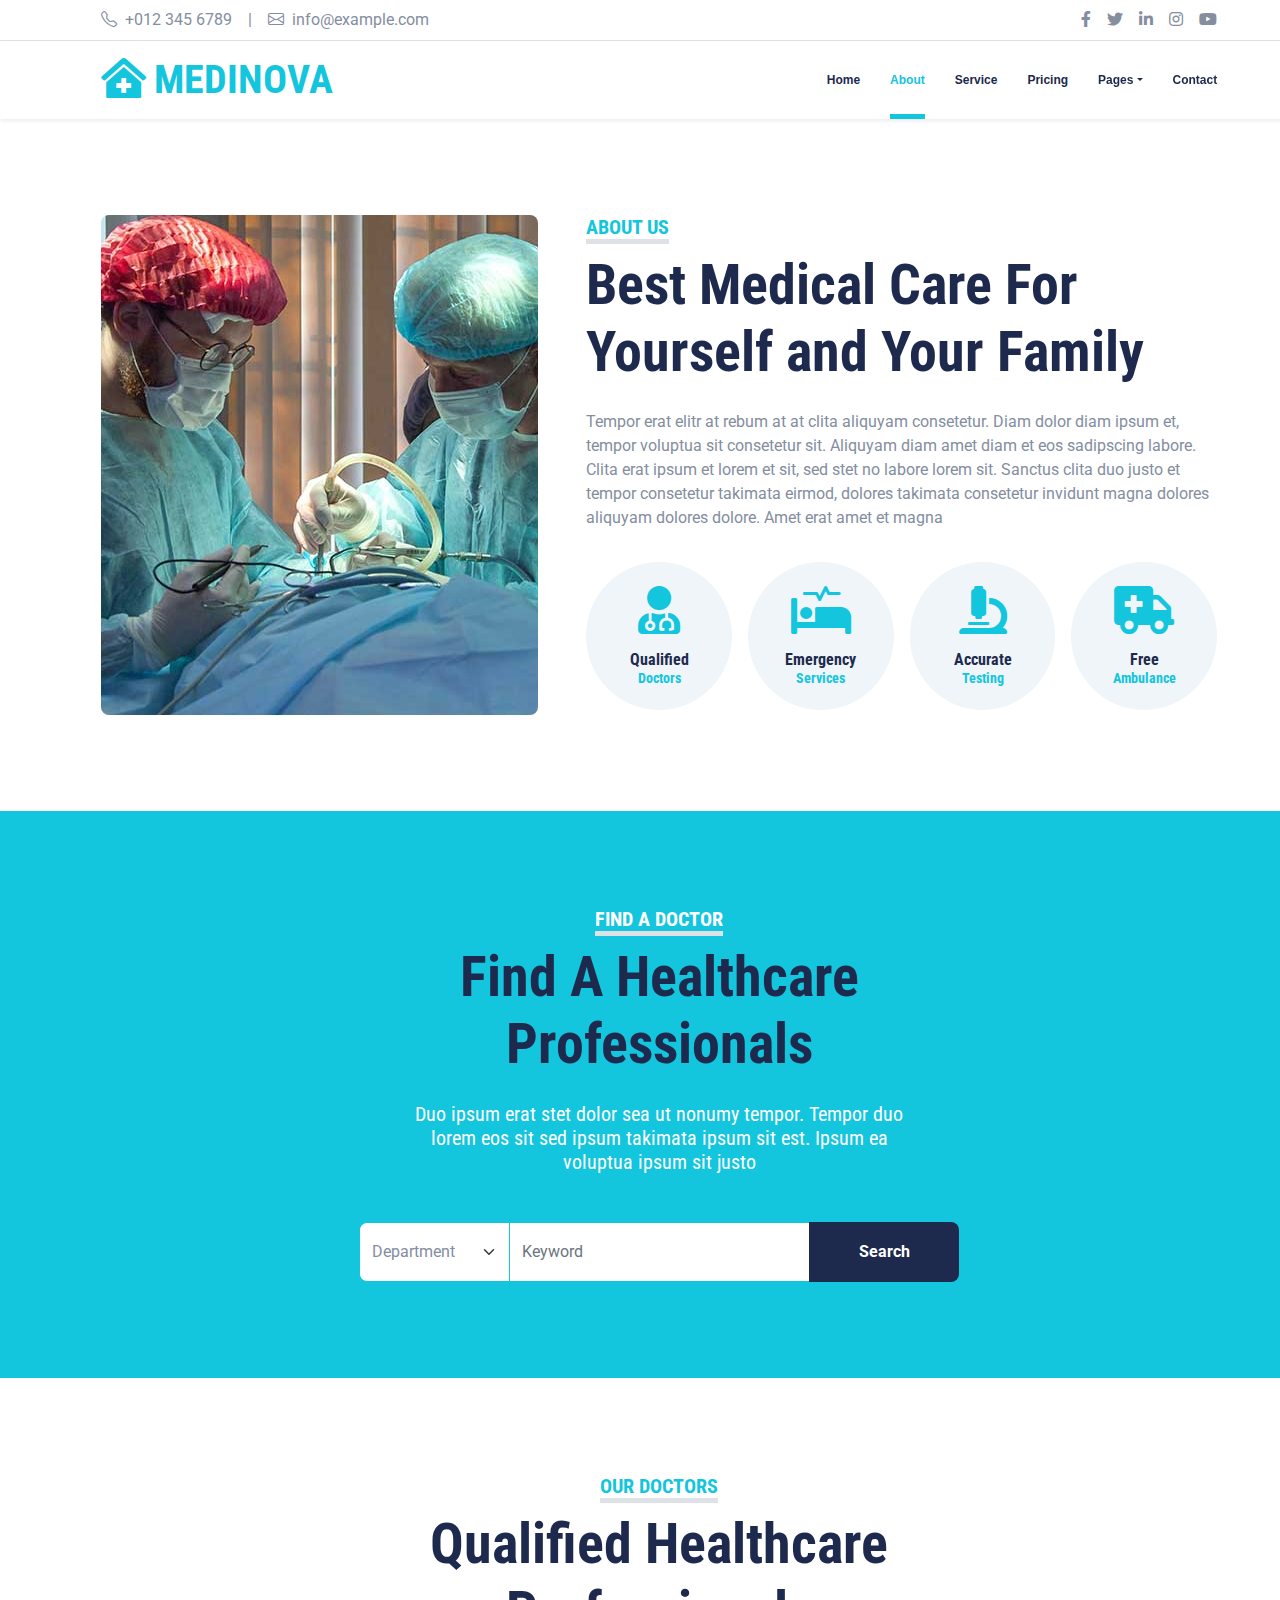
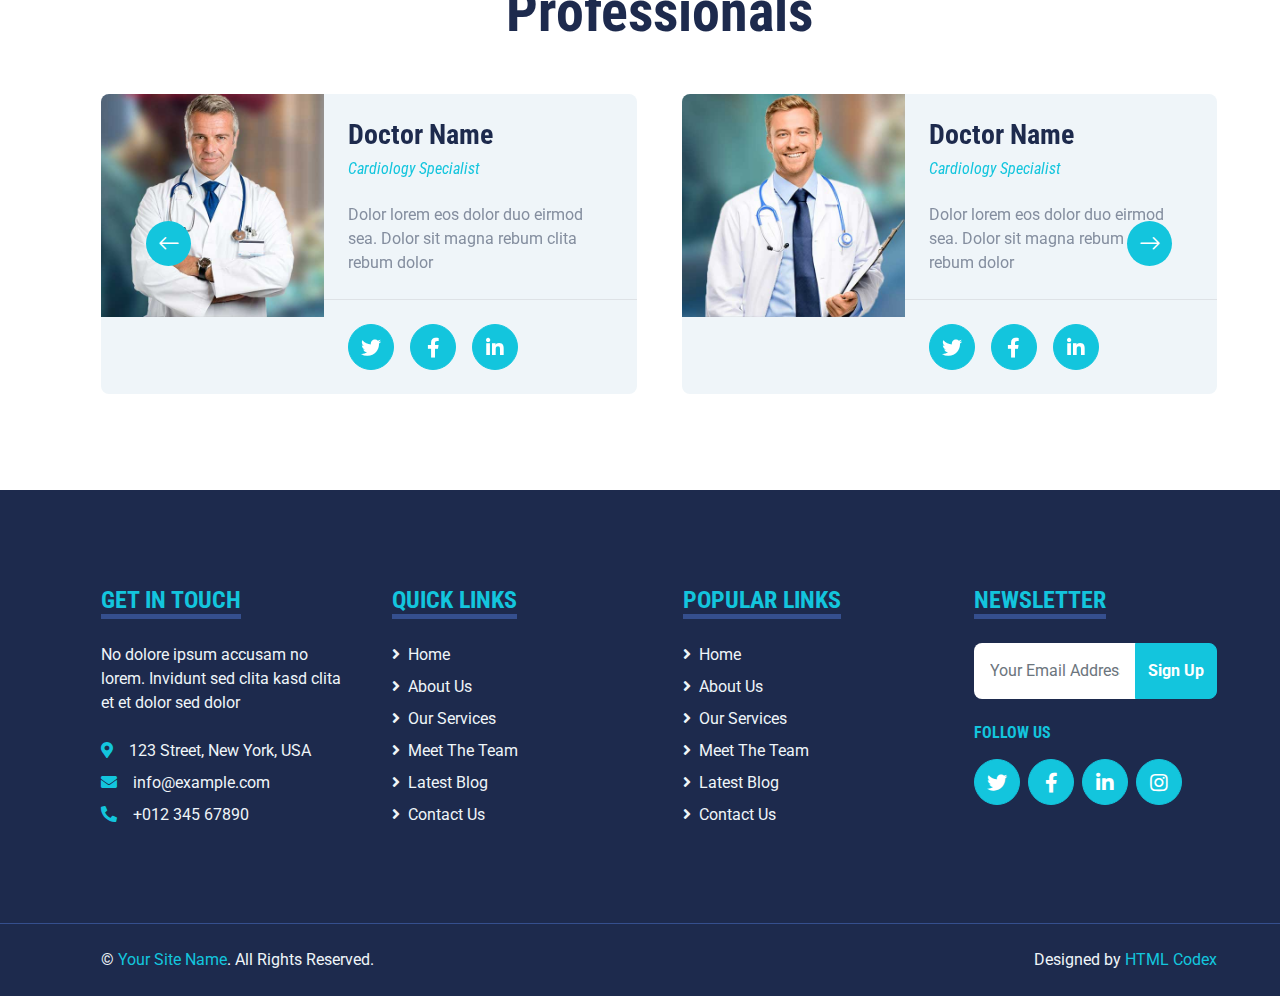
<file: about.html>
<!DOCTYPE html>
<html lang="en">

<head>
    <meta charset="utf-8">
    <title>MEDINOVA - Hospital Website Template</title>
    <meta content="width=device-width, initial-scale=1.0" name="viewport">
    <meta content="Free HTML Templates" name="keywords">
    <meta content="Free HTML Templates" name="description">

    <!-- Favicon -->
    <link href="img/favicon.ico" rel="icon">

    <!-- Google Web Fonts -->
    <link rel="preconnect" href="https://fonts.gstatic.com">
    <link href="https://fonts.googleapis.com/css2?family=Roboto+Condensed:wght@400;700&family=Roboto:wght@400;700&display=swap" rel="stylesheet">  

    <!-- Icon Font Stylesheet -->
    <link href="https://cdnjs.cloudflare.com/ajax/libs/font-awesome/5.15.0/css/all.min.css" rel="stylesheet">
    <link href="https://cdn.jsdelivr.net/npm/bootstrap-icons@1.4.1/font/bootstrap-icons.css" rel="stylesheet">

    <!-- Libraries Stylesheet -->
    <link href="lib/owlcarousel/assets/owl.carousel.min.css" rel="stylesheet">
    <link href="lib/tempusdominus/css/tempusdominus-bootstrap-4.min.css" rel="stylesheet" />

    <!-- Customized Bootstrap Stylesheet -->
    <link href="css/bootstrap.min.css" rel="stylesheet">

    <!-- Template Stylesheet -->
    <link href="css/style.css" rel="stylesheet">
</head>

<body>
    <!-- Topbar Start -->
    <div class="container-fluid py-2 border-bottom d-none d-lg-block">
        <div class="container">
            <div class="row">
                <div class="col-md-6 text-center text-lg-start mb-2 mb-lg-0">
                    <div class="d-inline-flex align-items-center">
                        <a class="text-decoration-none text-body pe-3" href=""><i class="bi bi-telephone me-2"></i>+012 345 6789</a>
                        <span class="text-body">|</span>
                        <a class="text-decoration-none text-body px-3" href=""><i class="bi bi-envelope me-2"></i>info@example.com</a>
                    </div>
                </div>
                <div class="col-md-6 text-center text-lg-end">
                    <div class="d-inline-flex align-items-center">
                        <a class="text-body px-2" href="">
                            <i class="fab fa-facebook-f"></i>
                        </a>
                        <a class="text-body px-2" href="">
                            <i class="fab fa-twitter"></i>
                        </a>
                        <a class="text-body px-2" href="">
                            <i class="fab fa-linkedin-in"></i>
                        </a>
                        <a class="text-body px-2" href="">
                            <i class="fab fa-instagram"></i>
                        </a>
                        <a class="text-body ps-2" href="">
                            <i class="fab fa-youtube"></i>
                        </a>
                    </div>
                </div>
            </div>
        </div>
    </div>
    <!-- Topbar End -->


    <!-- Navbar Start -->
    <div class="container-fluid sticky-top bg-white shadow-sm mb-5">
        <div class="container">
            <nav class="navbar navbar-expand-lg bg-white navbar-light py-3 py-lg-0">
                <a href="index.html" class="navbar-brand">
                    <h1 class="m-0 text-uppercase text-primary"><i class="fa fa-clinic-medical me-2"></i>Medinova</h1>
                </a>
                <button class="navbar-toggler" type="button" data-bs-toggle="collapse" data-bs-target="#navbarCollapse">
                    <span class="navbar-toggler-icon"></span>
                </button>
                <div class="collapse navbar-collapse" id="navbarCollapse">
                    <div class="navbar-nav ms-auto py-0">
                        <a href="index.html" class="nav-item nav-link">Home</a>
                        <a href="about.html" class="nav-item nav-link active">About</a>
                        <a href="service.html" class="nav-item nav-link">Service</a>
                        <a href="price.html" class="nav-item nav-link">Pricing</a>
                        <div class="nav-item dropdown">
                            <a href="#" class="nav-link dropdown-toggle" data-bs-toggle="dropdown">Pages</a>
                            <div class="dropdown-menu m-0">
                                <a href="blog.html" class="dropdown-item">Blog Grid</a>
                                <a href="detail.html" class="dropdown-item">Blog Detail</a>
                                <a href="team.html" class="dropdown-item">The Team</a>
                                <a href="testimonial.html" class="dropdown-item">Testimonial</a>
                                <a href="appointment.html" class="dropdown-item">Appointment</a>
                                <a href="search.html" class="dropdown-item">Search</a>
                            </div>
                        </div>
                        <a href="contact.html" class="nav-item nav-link">Contact</a>
                    </div>
                </div>
            </nav>
        </div>
    </div>
    <!-- Navbar End -->


    <!-- About Start -->
    <div class="container-fluid py-5">
        <div class="container">
            <div class="row gx-5">
                <div class="col-lg-5 mb-5 mb-lg-0" style="min-height: 500px;">
                    <div class="position-relative h-100">
                        <img class="position-absolute w-100 h-100 rounded" src="img/about.jpg" style="object-fit: cover;">
                    </div>
                </div>
                <div class="col-lg-7">
                    <div class="mb-4">
                        <h5 class="d-inline-block text-primary text-uppercase border-bottom border-5">About Us</h5>
                        <h1 class="display-4">Best Medical Care For Yourself and Your Family</h1>
                    </div>
                    <p>Tempor erat elitr at rebum at at clita aliquyam consetetur. Diam dolor diam ipsum et, tempor voluptua sit consetetur sit. Aliquyam diam amet diam et eos sadipscing labore. Clita erat ipsum et lorem et sit, sed stet no labore lorem sit. Sanctus clita duo justo et tempor consetetur takimata eirmod, dolores takimata consetetur invidunt magna dolores aliquyam dolores dolore. Amet erat amet et magna</p>
                    <div class="row g-3 pt-3">
                        <div class="col-sm-3 col-6">
                            <div class="bg-light text-center rounded-circle py-4">
                                <i class="fa fa-3x fa-user-md text-primary mb-3"></i>
                                <h6 class="mb-0">Qualified<small class="d-block text-primary">Doctors</small></h6>
                            </div>
                        </div>
                        <div class="col-sm-3 col-6">
                            <div class="bg-light text-center rounded-circle py-4">
                                <i class="fa fa-3x fa-procedures text-primary mb-3"></i>
                                <h6 class="mb-0">Emergency<small class="d-block text-primary">Services</small></h6>
                            </div>
                        </div>
                        <div class="col-sm-3 col-6">
                            <div class="bg-light text-center rounded-circle py-4">
                                <i class="fa fa-3x fa-microscope text-primary mb-3"></i>
                                <h6 class="mb-0">Accurate<small class="d-block text-primary">Testing</small></h6>
                            </div>
                        </div>
                        <div class="col-sm-3 col-6">
                            <div class="bg-light text-center rounded-circle py-4">
                                <i class="fa fa-3x fa-ambulance text-primary mb-3"></i>
                                <h6 class="mb-0">Free<small class="d-block text-primary">Ambulance</small></h6>
                            </div>
                        </div>
                    </div>
                </div>
            </div>
        </div>
    </div>
    <!-- About End -->


    <!-- Search Start -->
    <div class="container-fluid bg-primary my-5 py-5">
        <div class="container py-5">
            <div class="text-center mx-auto mb-5" style="max-width: 500px;">
                <h5 class="d-inline-block text-white text-uppercase border-bottom border-5">Find A Doctor</h5>
                <h1 class="display-4 mb-4">Find A Healthcare Professionals</h1>
                <h5 class="text-white fw-normal">Duo ipsum erat stet dolor sea ut nonumy tempor. Tempor duo lorem eos sit sed ipsum takimata ipsum sit est. Ipsum ea voluptua ipsum sit justo</h5>
            </div>
            <div class="mx-auto" style="width: 100%; max-width: 600px;">
                <div class="input-group">
                    <select class="form-select border-primary w-25" style="height: 60px;">
                        <option selected>Department</option>
                        <option value="1">Department 1</option>
                        <option value="2">Department 2</option>
                        <option value="3">Department 3</option>
                    </select>
                    <input type="text" class="form-control border-primary w-50" placeholder="Keyword">
                    <button class="btn btn-dark border-0 w-25">Search</button>
                </div>
            </div>
        </div>
    </div>
    <!-- Search End -->


    <!-- Team Start -->
    <div class="container-fluid py-5">
        <div class="container">
            <div class="text-center mx-auto mb-5" style="max-width: 500px;">
                <h5 class="d-inline-block text-primary text-uppercase border-bottom border-5">Our Doctors</h5>
                <h1 class="display-4">Qualified Healthcare Professionals</h1>
            </div>
            <div class="owl-carousel team-carousel position-relative">
                <div class="team-item">
                    <div class="row g-0 bg-light rounded overflow-hidden">
                        <div class="col-12 col-sm-5 h-100">
                            <img class="img-fluid h-100" src="img/team-1.jpg" style="object-fit: cover;">
                        </div>
                        <div class="col-12 col-sm-7 h-100 d-flex flex-column">
                            <div class="mt-auto p-4">
                                <h3>Doctor Name</h3>
                                <h6 class="fw-normal fst-italic text-primary mb-4">Cardiology Specialist</h6>
                                <p class="m-0">Dolor lorem eos dolor duo eirmod sea. Dolor sit magna rebum clita rebum dolor</p>
                            </div>
                            <div class="d-flex mt-auto border-top p-4">
                                <a class="btn btn-lg btn-primary btn-lg-square rounded-circle me-3" href="#"><i class="fab fa-twitter"></i></a>
                                <a class="btn btn-lg btn-primary btn-lg-square rounded-circle me-3" href="#"><i class="fab fa-facebook-f"></i></a>
                                <a class="btn btn-lg btn-primary btn-lg-square rounded-circle" href="#"><i class="fab fa-linkedin-in"></i></a>
                            </div>
                        </div>
                    </div>
                </div>
                <div class="team-item">
                    <div class="row g-0 bg-light rounded overflow-hidden">
                        <div class="col-12 col-sm-5 h-100">
                            <img class="img-fluid h-100" src="img/team-2.jpg" style="object-fit: cover;">
                        </div>
                        <div class="col-12 col-sm-7 h-100 d-flex flex-column">
                            <div class="mt-auto p-4">
                                <h3>Doctor Name</h3>
                                <h6 class="fw-normal fst-italic text-primary mb-4">Cardiology Specialist</h6>
                                <p class="m-0">Dolor lorem eos dolor duo eirmod sea. Dolor sit magna rebum clita rebum dolor</p>
                            </div>
                            <div class="d-flex mt-auto border-top p-4">
                                <a class="btn btn-lg btn-primary btn-lg-square rounded-circle me-3" href="#"><i class="fab fa-twitter"></i></a>
                                <a class="btn btn-lg btn-primary btn-lg-square rounded-circle me-3" href="#"><i class="fab fa-facebook-f"></i></a>
                                <a class="btn btn-lg btn-primary btn-lg-square rounded-circle" href="#"><i class="fab fa-linkedin-in"></i></a>
                            </div>
                        </div>
                    </div>
                </div>
                <div class="team-item">
                    <div class="row g-0 bg-light rounded overflow-hidden">
                        <div class="col-12 col-sm-5 h-100">
                            <img class="img-fluid h-100" src="img/team-3.jpg" style="object-fit: cover;">
                        </div>
                        <div class="col-12 col-sm-7 h-100 d-flex flex-column">
                            <div class="mt-auto p-4">
                                <h3>Doctor Name</h3>
                                <h6 class="fw-normal fst-italic text-primary mb-4">Cardiology Specialist</h6>
                                <p class="m-0">Dolor lorem eos dolor duo eirmod sea. Dolor sit magna rebum clita rebum dolor</p>
                            </div>
                            <div class="d-flex mt-auto border-top p-4">
                                <a class="btn btn-lg btn-primary btn-lg-square rounded-circle me-3" href="#"><i class="fab fa-twitter"></i></a>
                                <a class="btn btn-lg btn-primary btn-lg-square rounded-circle me-3" href="#"><i class="fab fa-facebook-f"></i></a>
                                <a class="btn btn-lg btn-primary btn-lg-square rounded-circle" href="#"><i class="fab fa-linkedin-in"></i></a>
                            </div>
                        </div>
                    </div>
                </div>
            </div>
        </div>
    </div>
    <!-- Team End -->


    <!-- Footer Start -->
    <div class="container-fluid bg-dark text-light mt-5 py-5">
        <div class="container py-5">
            <div class="row g-5">
                <div class="col-lg-3 col-md-6">
                    <h4 class="d-inline-block text-primary text-uppercase border-bottom border-5 border-secondary mb-4">Get In Touch</h4>
                    <p class="mb-4">No dolore ipsum accusam no lorem. Invidunt sed clita kasd clita et et dolor sed dolor</p>
                    <p class="mb-2"><i class="fa fa-map-marker-alt text-primary me-3"></i>123 Street, New York, USA</p>
                    <p class="mb-2"><i class="fa fa-envelope text-primary me-3"></i>info@example.com</p>
                    <p class="mb-0"><i class="fa fa-phone-alt text-primary me-3"></i>+012 345 67890</p>
                </div>
                <div class="col-lg-3 col-md-6">
                    <h4 class="d-inline-block text-primary text-uppercase border-bottom border-5 border-secondary mb-4">Quick Links</h4>
                    <div class="d-flex flex-column justify-content-start">
                        <a class="text-light mb-2" href="#"><i class="fa fa-angle-right me-2"></i>Home</a>
                        <a class="text-light mb-2" href="#"><i class="fa fa-angle-right me-2"></i>About Us</a>
                        <a class="text-light mb-2" href="#"><i class="fa fa-angle-right me-2"></i>Our Services</a>
                        <a class="text-light mb-2" href="#"><i class="fa fa-angle-right me-2"></i>Meet The Team</a>
                        <a class="text-light mb-2" href="#"><i class="fa fa-angle-right me-2"></i>Latest Blog</a>
                        <a class="text-light" href="#"><i class="fa fa-angle-right me-2"></i>Contact Us</a>
                    </div>
                </div>
                <div class="col-lg-3 col-md-6">
                    <h4 class="d-inline-block text-primary text-uppercase border-bottom border-5 border-secondary mb-4">Popular Links</h4>
                    <div class="d-flex flex-column justify-content-start">
                        <a class="text-light mb-2" href="#"><i class="fa fa-angle-right me-2"></i>Home</a>
                        <a class="text-light mb-2" href="#"><i class="fa fa-angle-right me-2"></i>About Us</a>
                        <a class="text-light mb-2" href="#"><i class="fa fa-angle-right me-2"></i>Our Services</a>
                        <a class="text-light mb-2" href="#"><i class="fa fa-angle-right me-2"></i>Meet The Team</a>
                        <a class="text-light mb-2" href="#"><i class="fa fa-angle-right me-2"></i>Latest Blog</a>
                        <a class="text-light" href="#"><i class="fa fa-angle-right me-2"></i>Contact Us</a>
                    </div>
                </div>
                <div class="col-lg-3 col-md-6">
                    <h4 class="d-inline-block text-primary text-uppercase border-bottom border-5 border-secondary mb-4">Newsletter</h4>
                    <form action="">
                        <div class="input-group">
                            <input type="text" class="form-control p-3 border-0" placeholder="Your Email Address">
                            <button class="btn btn-primary">Sign Up</button>
                        </div>
                    </form>
                    <h6 class="text-primary text-uppercase mt-4 mb-3">Follow Us</h6>
                    <div class="d-flex">
                        <a class="btn btn-lg btn-primary btn-lg-square rounded-circle me-2" href="#"><i class="fab fa-twitter"></i></a>
                        <a class="btn btn-lg btn-primary btn-lg-square rounded-circle me-2" href="#"><i class="fab fa-facebook-f"></i></a>
                        <a class="btn btn-lg btn-primary btn-lg-square rounded-circle me-2" href="#"><i class="fab fa-linkedin-in"></i></a>
                        <a class="btn btn-lg btn-primary btn-lg-square rounded-circle" href="#"><i class="fab fa-instagram"></i></a>
                    </div>
                </div>
            </div>
        </div>
    </div>
    <div class="container-fluid bg-dark text-light border-top border-secondary py-4">
        <div class="container">
            <div class="row g-5">
                <div class="col-md-6 text-center text-md-start">
                    <p class="mb-md-0">&copy; <a class="text-primary" href="#">Your Site Name</a>. All Rights Reserved.</p>
                </div>
                <div class="col-md-6 text-center text-md-end">
                    <p class="mb-0">Designed by <a class="text-primary" href="https://htmlcodex.com">HTML Codex</a></p>
                </div>
            </div>
        </div>
    </div>
    <!-- Footer End -->


    <!-- Back to Top -->
    <a href="#" class="btn btn-lg btn-primary btn-lg-square back-to-top"><i class="bi bi-arrow-up"></i></a>


    <!-- JavaScript Libraries -->
    <script src="https://code.jquery.com/jquery-3.4.1.min.js"></script>
    <script src="https://cdn.jsdelivr.net/npm/bootstrap@5.0.0/dist/js/bootstrap.bundle.min.js"></script>
    <script src="lib/easing/easing.min.js"></script>
    <script src="lib/waypoints/waypoints.min.js"></script>
    <script src="lib/owlcarousel/owl.carousel.min.js"></script>
    <script src="lib/tempusdominus/js/moment.min.js"></script>
    <script src="lib/tempusdominus/js/moment-timezone.min.js"></script>
    <script src="lib/tempusdominus/js/tempusdominus-bootstrap-4.min.js"></script>

    <!-- Template Javascript -->
    <script src="js/main.js"></script>
</body>

</html>
</file>
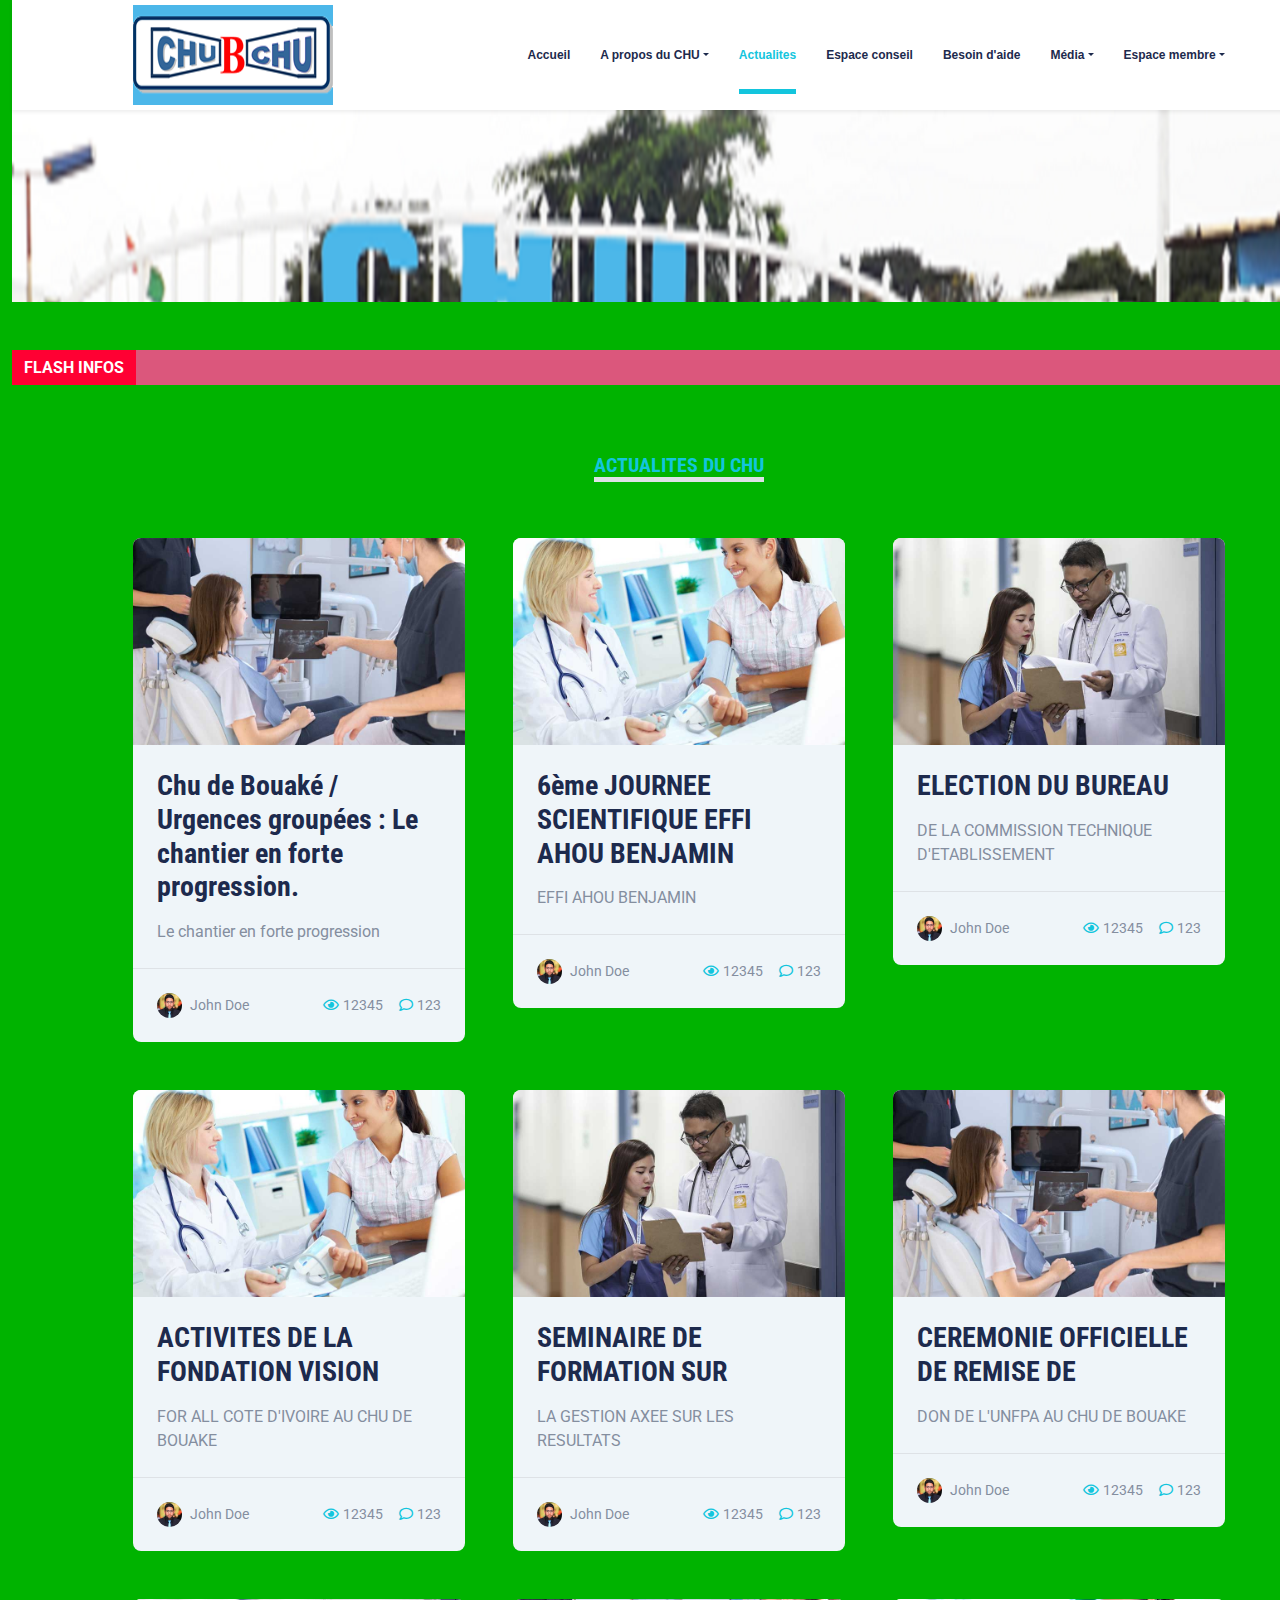
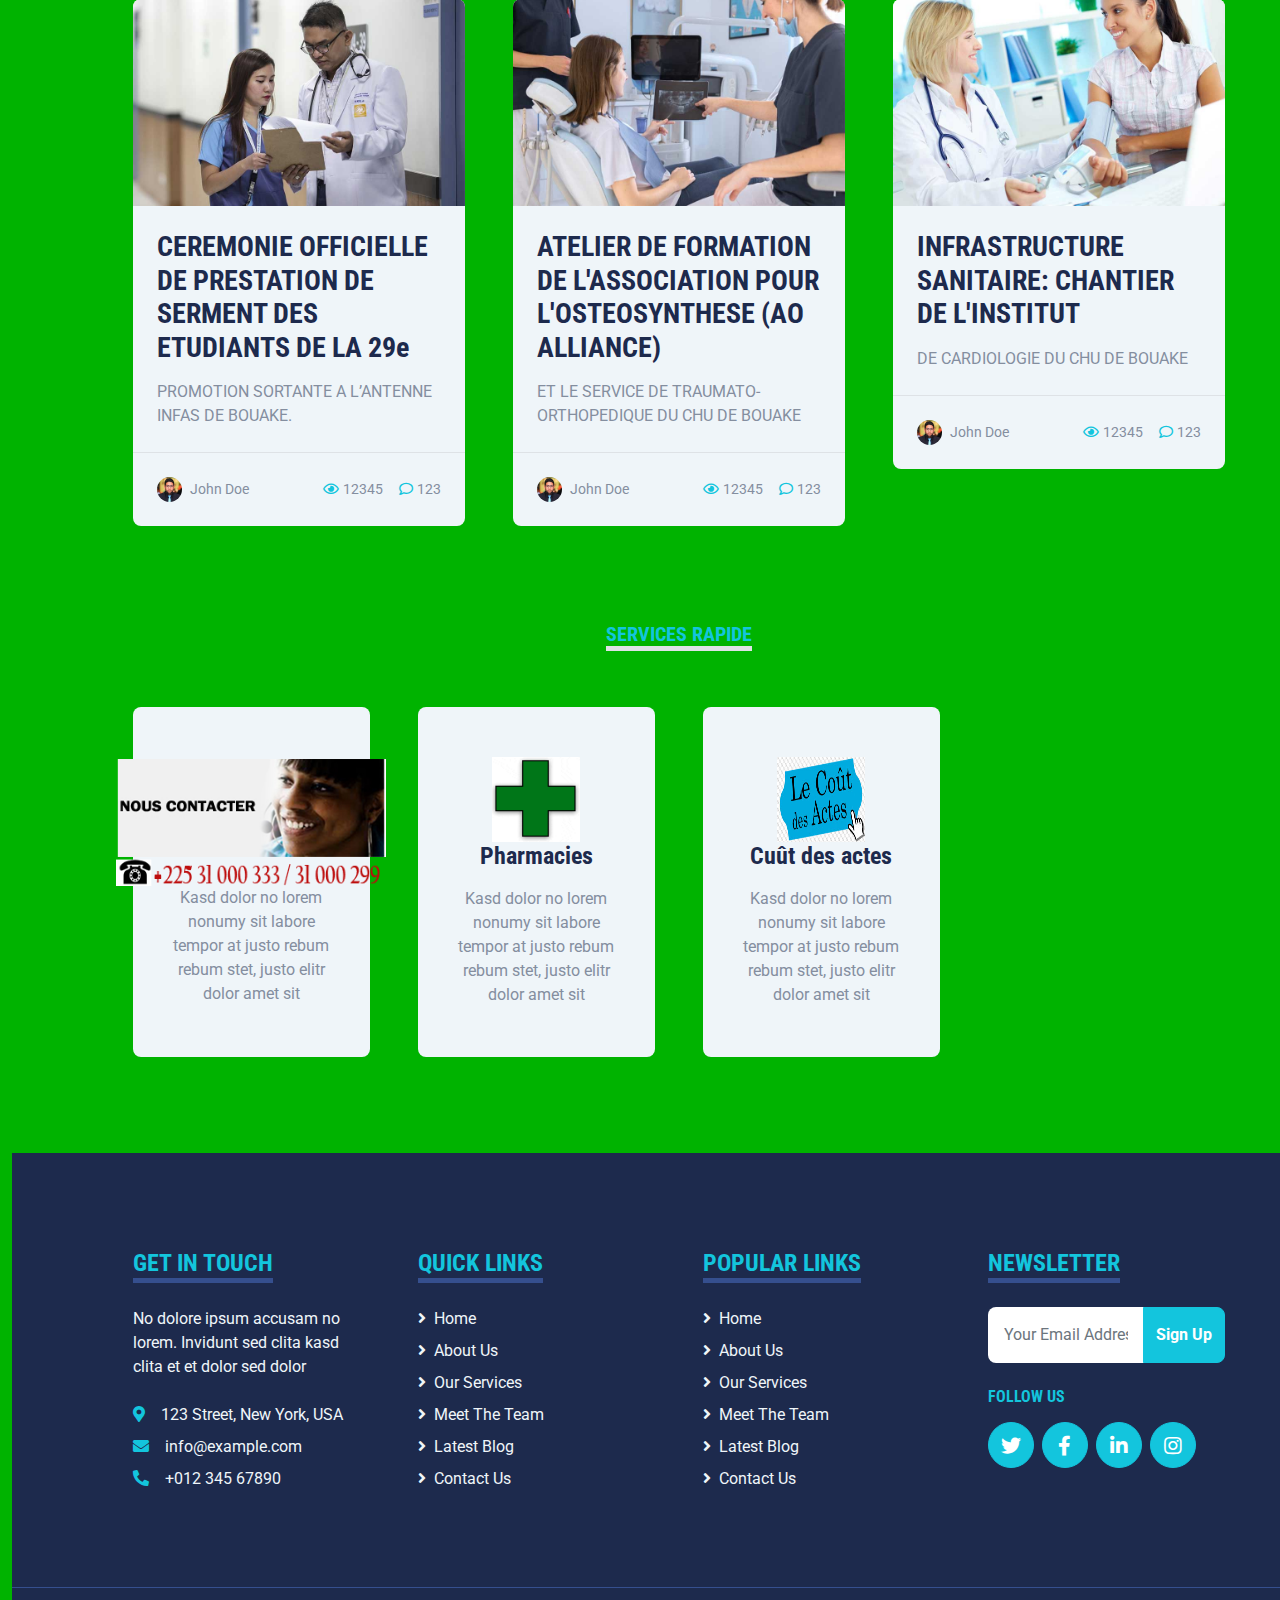
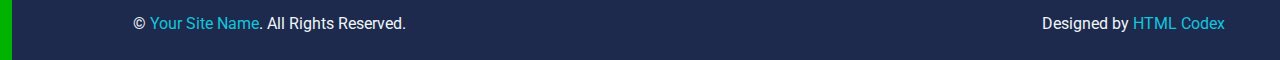
<file: Actualites.html>
<!DOCTYPE html>
<html lang="en">

<head>
    <meta charset="utf-8">
    <title>CHU DE BOUAKE</title>
    <meta content="width=device-width, initial-scale=1.0" name="viewport">
    <meta content="CHU DE BOUAKE" name="CHU">
    <meta content="CHU DE BOUAKE" name="CHU BKE">

    <!-- Favicon -->
    <link href="img/favicon.ico" rel="icon">

    <!-- Google Web Fonts -->
    <link rel="preconnect" href="https://fonts.gstatic.com">
    <link
        href="https://fonts.googleapis.com/css2?family=Roboto+Condensed:wght@400;700&family=Roboto:wght@400;700&display=swap"
        rel="stylesheet">

    <!-- Icon Font Stylesheet -->
    <link href="https://cdnjs.cloudflare.com/ajax/libs/font-awesome/5.15.0/css/all.min.css" rel="stylesheet">
    <link href="https://cdn.jsdelivr.net/npm/bootstrap-icons@1.4.1/font/bootstrap-icons.css" rel="stylesheet">



    <!-- Libraries Stylesheet -->
    <!-- <link rel="stylesheet" href="assets/css/docs.theme.min.css"> -->
    <link rel="stylesheet" href="assets/owlcarousel/assets/owl.carousel.min.css">
    <link rel="stylesheet" href="assets/owlcarousel/assets/owl.theme.default.min.css">
    <script src="assets/vendors/jquery.min.js"></script>
    <script src="assets/owlcarousel/owl.carousel.js"></script>

    <!-- Customized Bootstrap Stylesheet -->
    <link href="css/bootstrap.min.css" rel="stylesheet">

    <!-- Template Stylesheet -->
    <link href="css/style.css" rel="stylesheet">
</head>

<body style="overflow-y: auto;
overflow-x: hidden; background-color: #00b300;">
    <div class="container-fluid">
        <div class="row">
            <!-- <div class="col-lg-1">
                <p>azerty</p>
            </div> -->
            <div class="col-lg-12">



                <!-- Topbar Start -->

                <!-- Topbar End -->


                <!-- Navbar Start -->
                <div class="container-fluid sticky-top bg-white shadow-sm">
                    <div class="container">
                        <nav class="navbar navbar-expand-lg bg-white navbar-light py-3 py-lg-0">
                            <a href="index.html" class="navbar-brand">
                                <h1 class="m-0 text-uppercase text-primary"><img src="img/logo.png" alt=""></h1>
                            </a>
                            <button class="navbar-toggler" type="button" data-bs-toggle="collapse"
                                data-bs-target="#navbarCollapse">
                                <span class="navbar-toggler-icon"></span>
                            </button>
                            <div class="collapse navbar-collapse" id="navbarCollapse">
                                <div class="navbar-nav ms-auto py-0">
                                    <a href="index.html" class="nav-item nav-link">Accueil</a>
                                    <div class="nav-item dropdown">
                                        <a href="#" class="nav-link dropdown-toggle" data-bs-toggle="dropdown">A propos
                                            du CHU</a>
                                        <div class="dropdown-menu m-0">
                                            <a href="blog.html" class="dropdown-item">Historique</a>
                                            <a href="detail.html" class="dropdown-item">Organisation</a>
                                            <a href="team.html" class="dropdown-item">Services & Prestations</a>
                                            <a href="testimonial.html" class="dropdown-item">Ressources humaines</a>
                                            <a href="appointment.html" class="dropdown-item">Ressources financières</a>
                                            <a href="search.html" class="dropdown-item">L'équipe de direction</a>
                                        </div>
                                    </div>



                                    <a href="price.html" class="nav-item nav-link active">Actualites</a>
                                    <a href="price.html" class="nav-item nav-link">Espace conseil</a>
                                    <a href="price.html" class="nav-item nav-link">Besoin d'aide</a>
                                    <div class="nav-item dropdown">
                                        <a href="#" class="nav-link dropdown-toggle" data-bs-toggle="dropdown">Média</a>
                                        <div class="dropdown-menu m-0">
                                            <a href="blog.html" class="dropdown-item">Galerie Photo</a>
                                            <a href="detail.html" class="dropdown-item">Galerie Vidéo</a>
                                            <a href="team.html" class="dropdown-item">Galerie Reportage</a>

                                        </div>
                                    </div>

                                    <div class="nav-item dropdown">
                                        <a href="#" class="nav-link dropdown-toggle" data-bs-toggle="dropdown">Espace
                                            membre</a>
                                        <div class="dropdown-menu m-0">
                                            <a href="blog.html" class="dropdown-item">Forum</a>
                                            <a href="detail.html" class="dropdown-item">S'inscrire</a>
                                            <a href="team.html" class="dropdown-item">Accès Espace Membre</a>

                                        </div>
                                    </div>
                                </div>
                            </div>
                        </nav>
                    </div>
                </div>
                <!-- Navbar End -->


                <!-- Hero Start -->
                <div class="container-fluid bg-primary py-5 mb-5 hero-header">
                    <div class="container py-5">
                        <!--  <div class="row justify-content-start">
                             <div class="col-lg-8 text-center text-lg-start">
                                <h5 class="d-inline-block text-primary text-uppercase border-bottom border-5"
                                    style="border-color: rgba(256, 256, 256, .3) !important;">Welcome To Medinova</h5>
                                <h1 class="display-1 text-white mb-md-4">Best Healthcare Solution In Your City</h1>
                                <div class="pt-2">
                                    <a href="" class="btn btn-light rounded-pill py-md-3 px-md-5 mx-2">Find Doctor</a>
                                    <a href=""
                                        class="btn btn-outline-light rounded-pill py-md-3 px-md-5 mx-2">Appointment</a>
                                </div>
                            </div> 
                        </div> -->
                    </div>
                </div>
                <!-- flash -->
                <div id="flash">
                    <blink>

                        <div class="info"> FLASH INFOS </div>
                    </blink>
                    <div class="cont_s12">
                        <div class="box spnews  col-12">
                            <marquee direction="left" scrollamount="7"
                                style="position: absolute; font-size:15px; padding:3px;" width="100%">
                                <ul>
                                    <style>
                                        .box a{
                                            color: white !important;
                                        }
                                    </style>
                                    <a href="#">Cérémonie d'hommage aux retraités ce jeudi 14 novembre 2017
                                        <!--| <span> post&eacute; le  </span>-->
                                    </a>
                                    <a href="#">PHARMACIES DE GARDE-BOUAKE: Désormais les pharmacies de garde de Bké
                                        sont disponibles
                                        sur notre site web
                                        <!--| <span> post&eacute; le  </span>-->
                                    </a>
                                    <a href="#">La Direction Générale du CHU de Bouaké vous souhaite une bonne Santé.
                                        <!--| <span> post&eacute; le  </span>-->
                                    </a>
                                    <a href="#">Bienvenue sur le site internet du CHU de Bouaké.
                                        <!--| <span> post&eacute; le  </span>-->
                                    </a>
                                </ul>
                            </marquee>
                        </div>
                    </div>
                </div>
                <!-- fin flash -->

                <!-- debut actualite -->
                <div class="container-fluid py-5">
                    <div class="container">
                        <div class="text-center mx-auto mb-5" style="max-width: 500px;">
                            <h5 class="d-inline-block text-primary text-uppercase border-bottom border-5">Actualites du CHU</h5>
                            
                        </div>
                        <div class="row g-5">
                            <div class="col-xl-4 col-lg-6">
                                <div class="bg-light rounded overflow-hidden">
                                    <img class="img-fluid w-100" src="img/blog-1.jpg" alt="">
                                    <div class="p-4">
                                        <a class="h3 d-block mb-3" href="">Chu de Bouaké / Urgences groupées : Le chantier en forte progression.</a>
                                        <p class="m-0">Le chantier en forte progression</p>
                                    </div>
                                    <div class="d-flex justify-content-between border-top p-4">
                                        <div class="d-flex align-items-center">
                                            <img class="rounded-circle me-2" src="img/user.jpg" width="25" height="25" alt="">
                                            <small>John Doe</small>
                                        </div>
                                        <div class="d-flex align-items-center">
                                            <small class="ms-3"><i class="far fa-eye text-primary me-1"></i>12345</small>
                                            <small class="ms-3"><i class="far fa-comment text-primary me-1"></i>123</small>
                                        </div>
                                    </div>
                                </div>
                            </div>
                            <div class="col-xl-4 col-lg-6">
                                <div class="bg-light rounded overflow-hidden">
                                    <img class="img-fluid w-100" src="img/blog-2.jpg" alt="">
                                    <div class="p-4">
                                        <a class="h3 d-block mb-3" href="">6ème JOURNEE SCIENTIFIQUE EFFI AHOU BENJAMIN</a>
                                        <p class="m-0">EFFI AHOU BENJAMIN</p>
                                    </div>
                                    <div class="d-flex justify-content-between border-top p-4">
                                        <div class="d-flex align-items-center">
                                            <img class="rounded-circle me-2" src="img/user.jpg" width="25" height="25" alt="">
                                            <small>John Doe</small>
                                        </div>
                                        <div class="d-flex align-items-center">
                                            <small class="ms-3"><i class="far fa-eye text-primary me-1"></i>12345</small>
                                            <small class="ms-3"><i class="far fa-comment text-primary me-1"></i>123</small>
                                        </div>
                                    </div>
                                </div>
                            </div>
                            <div class="col-xl-4 col-lg-6">
                                <div class="bg-light rounded overflow-hidden">
                                    <img class="img-fluid w-100" src="img/blog-3.jpg" alt="">
                                    <div class="p-4">
                                        <a class="h3 d-block mb-3" href="">ELECTION DU BUREAU</a>
                                        <p class="m-0">DE LA COMMISSION TECHNIQUE D'ETABLISSEMENT</p>
                                    </div>
                                    <div class="d-flex justify-content-between border-top p-4">
                                        <div class="d-flex align-items-center">
                                            <img class="rounded-circle me-2" src="img/user.jpg" width="25" height="25" alt="">
                                            <small>John Doe</small>
                                        </div>
                                        <div class="d-flex align-items-center">
                                            <small class="ms-3"><i class="far fa-eye text-primary me-1"></i>12345</small>
                                            <small class="ms-3"><i class="far fa-comment text-primary me-1"></i>123</small>
                                        </div>
                                    </div>
                                </div>
                            </div>
                            <div class="col-xl-4 col-lg-6">
                                <div class="bg-light rounded overflow-hidden">
                                    <img class="img-fluid w-100" src="img/blog-2.jpg" alt="">
                                    <div class="p-4">
                                        <a class="h3 d-block mb-3" href="">ACTIVITES DE LA FONDATION VISION </a>
                                        <p class="m-0">FOR ALL COTE D'IVOIRE AU CHU DE BOUAKE</p>
                                    </div>
                                    <div class="d-flex justify-content-between border-top p-4">
                                        <div class="d-flex align-items-center">
                                            <img class="rounded-circle me-2" src="img/user.jpg" width="25" height="25" alt="">
                                            <small>John Doe</small>
                                        </div>
                                        <div class="d-flex align-items-center">
                                            <small class="ms-3"><i class="far fa-eye text-primary me-1"></i>12345</small>
                                            <small class="ms-3"><i class="far fa-comment text-primary me-1"></i>123</small>
                                        </div>
                                    </div>
                                </div>
                            </div>
                            <div class="col-xl-4 col-lg-6">
                                <div class="bg-light rounded overflow-hidden">
                                    <img class="img-fluid w-100" src="img/blog-3.jpg" alt="">
                                    <div class="p-4">
                                        <a class="h3 d-block mb-3" href="">SEMINAIRE DE FORMATION SUR</a>
                                        <p class="m-0">LA GESTION AXEE SUR LES RESULTATS</p>
                                    </div>
                                    <div class="d-flex justify-content-between border-top p-4">
                                        <div class="d-flex align-items-center">
                                            <img class="rounded-circle me-2" src="img/user.jpg" width="25" height="25" alt="">
                                            <small>John Doe</small>
                                        </div>
                                        <div class="d-flex align-items-center">
                                            <small class="ms-3"><i class="far fa-eye text-primary me-1"></i>12345</small>
                                            <small class="ms-3"><i class="far fa-comment text-primary me-1"></i>123</small>
                                        </div>
                                    </div>
                                </div>
                            </div>
                            <div class="col-xl-4 col-lg-6">
                                <div class="bg-light rounded overflow-hidden">
                                    <img class="img-fluid w-100" src="img/blog-1.jpg" alt="">
                                    <div class="p-4">
                                        <a class="h3 d-block mb-3" href="">CEREMONIE OFFICIELLE DE REMISE DE</a>
                                        <p class="m-0">DON DE L'UNFPA AU CHU DE BOUAKE                                        </p>
                                    </div>
                                    <div class="d-flex justify-content-between border-top p-4">
                                        <div class="d-flex align-items-center">
                                            <img class="rounded-circle me-2" src="img/user.jpg" width="25" height="25" alt="">
                                            <small>John Doe</small>
                                        </div>
                                        <div class="d-flex align-items-center">
                                            <small class="ms-3"><i class="far fa-eye text-primary me-1"></i>12345</small>
                                            <small class="ms-3"><i class="far fa-comment text-primary me-1"></i>123</small>
                                        </div>
                                    </div>
                                </div>
                            </div>
                            <div class="col-xl-4 col-lg-6">
                                <div class="bg-light rounded overflow-hidden">
                                    <img class="img-fluid w-100" src="img/blog-3.jpg" alt="">
                                    <div class="p-4">
                                        <a class="h3 d-block mb-3" href="">CEREMONIE OFFICIELLE DE PRESTATION DE SERMENT DES ETUDIANTS DE LA 29e</a>
                                        <p class="m-0">PROMOTION SORTANTE A L’ANTENNE INFAS DE BOUAKE.</p>
                                    </div>
                                    <div class="d-flex justify-content-between border-top p-4">
                                        <div class="d-flex align-items-center">
                                            <img class="rounded-circle me-2" src="img/user.jpg" width="25" height="25" alt="">
                                            <small>John Doe</small>
                                        </div>
                                        <div class="d-flex align-items-center">
                                            <small class="ms-3"><i class="far fa-eye text-primary me-1"></i>12345</small>
                                            <small class="ms-3"><i class="far fa-comment text-primary me-1"></i>123</small>
                                        </div>
                                    </div>
                                </div>
                            </div>
                            <div class="col-xl-4 col-lg-6">
                                <div class="bg-light rounded overflow-hidden">
                                    <img class="img-fluid w-100" src="img/blog-1.jpg" alt="">
                                    <div class="p-4">
                                        <a class="h3 d-block mb-3" href="">ATELIER DE FORMATION DE L'ASSOCIATION POUR L'OSTEOSYNTHESE (AO ALLIANCE)</a>
                                        <p class="m-0">ET LE SERVICE DE TRAUMATO-ORTHOPEDIQUE DU CHU DE BOUAKE                                        </p>
                                    </div>
                                    <div class="d-flex justify-content-between border-top p-4">
                                        <div class="d-flex align-items-center">
                                            <img class="rounded-circle me-2" src="img/user.jpg" width="25" height="25" alt="">
                                            <small>John Doe</small>
                                        </div>
                                        <div class="d-flex align-items-center">
                                            <small class="ms-3"><i class="far fa-eye text-primary me-1"></i>12345</small>
                                            <small class="ms-3"><i class="far fa-comment text-primary me-1"></i>123</small>
                                        </div>
                                    </div>
                                </div>
                            </div>
                            <div class="col-xl-4 col-lg-6">
                                <div class="bg-light rounded overflow-hidden">
                                    <img class="img-fluid w-100" src="img/blog-2.jpg" alt="">
                                    <div class="p-4">
                                        <a class="h3 d-block mb-3" href="">INFRASTRUCTURE SANITAIRE: CHANTIER DE L'INSTITUT</a>
                                        <p class="m-0">DE CARDIOLOGIE DU CHU DE BOUAKE</p>
                                    </div>
                                    <div class="d-flex justify-content-between border-top p-4">
                                        <div class="d-flex align-items-center">
                                            <img class="rounded-circle me-2" src="img/user.jpg" width="25" height="25" alt="">
                                            <small>John Doe</small>
                                        </div>
                                        <div class="d-flex align-items-center">
                                            <small class="ms-3"><i class="far fa-eye text-primary me-1"></i>12345</small>
                                            <small class="ms-3"><i class="far fa-comment text-primary me-1"></i>123</small>
                                        </div>
                                    </div>
                                </div>
                            </div>
                            
                        </div>
                    </div>
                </div>
                <!-- fin actualite -->



                <!-- Hero End -->


                <!-- About Start -->



                <!-- About End -->

                <!-- Blog End -->



                <!-- Actualité Start -->

                <!-- Services End -->
                <!-- Service Start -->
                <div class="container-fluid py-5">
                    <div class="container">
                        <div class="text-center mx-auto mb-5" style="max-width: 500px;">
                            <h5 class="d-inline-block text-primary text-uppercase border-bottom border-5">Services
                                rapide</h5>

                        </div>
                        <div class="row g-5">
                            <div class="col-lg-3 col-md-6">
                                <div
                                    class="service-item bg-light rounded d-flex flex-column align-items-center justify-content-center text-center">
                                    <div>
                                        <img src="img/nous contacter/contact.png" width="270" height="127" alt=""
                                            srcset="">
                                    </div>
                                    
                                    <p class="m-0">Kasd dolor no lorem nonumy sit labore tempor at justo rebum rebum
                                        stet, justo elitr dolor amet sit</p>
                                    <a class="btn btn-lg btn-primary rounded-pill" href="">
                                        <i class="bi bi-arrow-right"></i>
                                    </a>
                                </div>
                            </div>
                            <div class="col-lg-3 col-md-6">
                                <div
                                    class="service-item bg-light rounded d-flex flex-column align-items-center justify-content-center text-center">
                                    <div>
                                        <img src="img/pharmacie/croix.gif" width="88" height="85" alt="" srcset="">
                                    </div>
                                    <h4 class="mb-3">Pharmacies</h4>
                                    <p class="m-0">Kasd dolor no lorem nonumy sit labore tempor at justo rebum rebum
                                        stet, justo elitr dolor amet sit</p>
                                    <a class="btn btn-lg btn-primary rounded-pill" href="">

                                        <i class="bi bi-arrow-right"></i>
                                    </a>
                                </div>
                            </div>
                            <div class="col-lg-3 col-md-6">
                                <div
                                    class="service-item bg-light rounded d-flex flex-column align-items-center justify-content-center text-center">
                                    <div>
                                        <img src="img/Cout acts/tarif.jpg" width="88" height="85" alt="" srcset="">
                                    </div>
                                    <h4 class="mb-3">Cuût des actes</h4>
                                    <p class="m-0">Kasd dolor no lorem nonumy sit labore tempor at justo rebum rebum
                                        stet, justo elitr dolor amet sit</p>
                                    <a class="btn btn-lg btn-primary rounded-pill" href="">
                                        <i class="bi bi-arrow-right"></i>
                                    </a>
                                </div>
                            </div>



                        </div>
                    </div>
                </div>
                <!-- Services End -->



                <!-- Footer Start -->
                <div class="container-fluid bg-dark text-light mt-5 py-5">
                    <div class="container py-5">
                        <div class="row g-5">
                            <div class="col-lg-3 col-md-6">
                                <h4
                                    class="d-inline-block text-primary text-uppercase border-bottom border-5 border-secondary mb-4">
                                    Get In Touch</h4>
                                <p class="mb-4">No dolore ipsum accusam no lorem. Invidunt sed clita kasd clita et et
                                    dolor sed dolor</p>
                                <p class="mb-2"><i class="fa fa-map-marker-alt text-primary me-3"></i>123 Street, New
                                    York, USA</p>
                                <p class="mb-2"><i class="fa fa-envelope text-primary me-3"></i>info@example.com</p>
                                <p class="mb-0"><i class="fa fa-phone-alt text-primary me-3"></i>+012 345 67890</p>
                            </div>
                            <div class="col-lg-3 col-md-6">
                                <h4
                                    class="d-inline-block text-primary text-uppercase border-bottom border-5 border-secondary mb-4">
                                    Quick Links</h4>
                                <div class="d-flex flex-column justify-content-start">
                                    <a class="text-light mb-2" href="#"><i class="fa fa-angle-right me-2"></i>Home</a>
                                    <a class="text-light mb-2" href="#"><i class="fa fa-angle-right me-2"></i>About
                                        Us</a>
                                    <a class="text-light mb-2" href="#"><i class="fa fa-angle-right me-2"></i>Our
                                        Services</a>
                                    <a class="text-light mb-2" href="#"><i class="fa fa-angle-right me-2"></i>Meet The
                                        Team</a>
                                    <a class="text-light mb-2" href="#"><i class="fa fa-angle-right me-2"></i>Latest
                                        Blog</a>
                                    <a class="text-light" href="#"><i class="fa fa-angle-right me-2"></i>Contact Us</a>
                                </div>
                            </div>
                            <div class="col-lg-3 col-md-6">
                                <h4
                                    class="d-inline-block text-primary text-uppercase border-bottom border-5 border-secondary mb-4">
                                    Popular Links</h4>
                                <div class="d-flex flex-column justify-content-start">
                                    <a class="text-light mb-2" href="#"><i class="fa fa-angle-right me-2"></i>Home</a>
                                    <a class="text-light mb-2" href="#"><i class="fa fa-angle-right me-2"></i>About
                                        Us</a>
                                    <a class="text-light mb-2" href="#"><i class="fa fa-angle-right me-2"></i>Our
                                        Services</a>
                                    <a class="text-light mb-2" href="#"><i class="fa fa-angle-right me-2"></i>Meet The
                                        Team</a>
                                    <a class="text-light mb-2" href="#"><i class="fa fa-angle-right me-2"></i>Latest
                                        Blog</a>
                                    <a class="text-light" href="#"><i class="fa fa-angle-right me-2"></i>Contact Us</a>
                                </div>
                            </div>
                            <div class="col-lg-3 col-md-6">
                                <h4
                                    class="d-inline-block text-primary text-uppercase border-bottom border-5 border-secondary mb-4">
                                    Newsletter</h4>
                                <form action="">
                                    <div class="input-group">
                                        <input type="text" class="form-control p-3 border-0"
                                            placeholder="Your Email Address">
                                        <button class="btn btn-primary">Sign Up</button>
                                    </div>
                                </form>
                                <h6 class="text-primary text-uppercase mt-4 mb-3">Follow Us</h6>
                                <div class="d-flex">
                                    <a class="btn btn-lg btn-primary btn-lg-square rounded-circle me-2" href="#"><i
                                            class="fab fa-twitter"></i></a>
                                    <a class="btn btn-lg btn-primary btn-lg-square rounded-circle me-2" href="#"><i
                                            class="fab fa-facebook-f"></i></a>
                                    <a class="btn btn-lg btn-primary btn-lg-square rounded-circle me-2" href="#"><i
                                            class="fab fa-linkedin-in"></i></a>
                                    <a class="btn btn-lg btn-primary btn-lg-square rounded-circle" href="#"><i
                                            class="fab fa-instagram"></i></a>
                                </div>
                            </div>
                        </div>
                    </div>
                </div>
                <div class="container-fluid bg-dark text-light border-top border-secondary py-4">
                    <div class="container">
                        <div class="row g-5">
                            <div class="col-md-6 text-center text-md-start">
                                <p class="mb-md-0">&copy; <a class="text-primary" href="#">Your Site Name</a>. All
                                    Rights Reserved.</p>
                            </div>
                            <div class="col-md-6 text-center text-md-end">
                                <p class="mb-0">Designed by <a class="text-primary" href="https://htmlcodex.com">HTML
                                        Codex</a></p>
                            </div>
                        </div>
                    </div>
                </div>
                <!-- Footer End -->


                <!-- Back to Top -->


                <a href="#" class="btn btn-lg btn-primary btn-lg-square back-to-top"><i class="bi bi-arrow-up"></i></a>

            </div>
            <!-- <div class="col-lg-1">
<p>azerty</p>
</div> -->
        </div>
    </div>
    <script>
        $(document).ready(function () {
            $('.owl-carousel').owlCarousel({
                loop: true,
                margin: 10,
                autoplay: true,
                responsiveClass: true,
                responsive: {
                    0: {
                        items: 1,
                        nav: true
                    },
                    600: {
                        items: 3,
                        nav: false
                    },
                    1000: {
                        items: 5,
                        nav: true,
                        loop: false,
                        margin: 20
                    }
                }
            })


        })
    </script>

    <script>
        $(document).ready(function () {
            $('.txt_ser1').hide();
            $('.txt_ser2').hide();
            $('.txt_ser3').hide();
            

            $(".btn_ser1").click(function () {
                $(".txt_ser1").toggle(1000);
                //alert("ok");
            });
            $(".btn_ser2").click(function () {
                $(".txt_ser2").toggle(1000);
                //alert("ok");
            });
            $(".btn_ser3").click(function () {
                $(".txt_ser3").toggle(1000);
                //alert("ok");
            });
           
        })
    </script>

    <!-- JavaScript Libraries -->
    <script src="assets/vendors/highlight.js"></script>
    <script src="assets/js/app.js"></script>
    <script src="https://code.jquery.com/jquery-3.4.1.min.js"></script>
    <script src="https://cdn.jsdelivr.net/npm/bootstrap@5.0.0/dist/js/bootstrap.bundle.min.js"></script>
    <script src="lib/easing/easing.min.js"></script>
    <script src="lib/waypoints/waypoints.min.js"></script>
    <script src="lib/owlcarousel/owl.carousel.min.js"></script>
    <script src="lib/tempusdominus/js/moment.min.js"></script>
    <script src="lib/tempusdominus/js/moment-timezone.min.js"></script>
    <script src="lib/tempusdominus/js/tempusdominus-bootstrap-4.min.js"></script>

    <!-- Template Javascript -->
    <script src="js/main.js"></script>
</body>

</html>
</file>
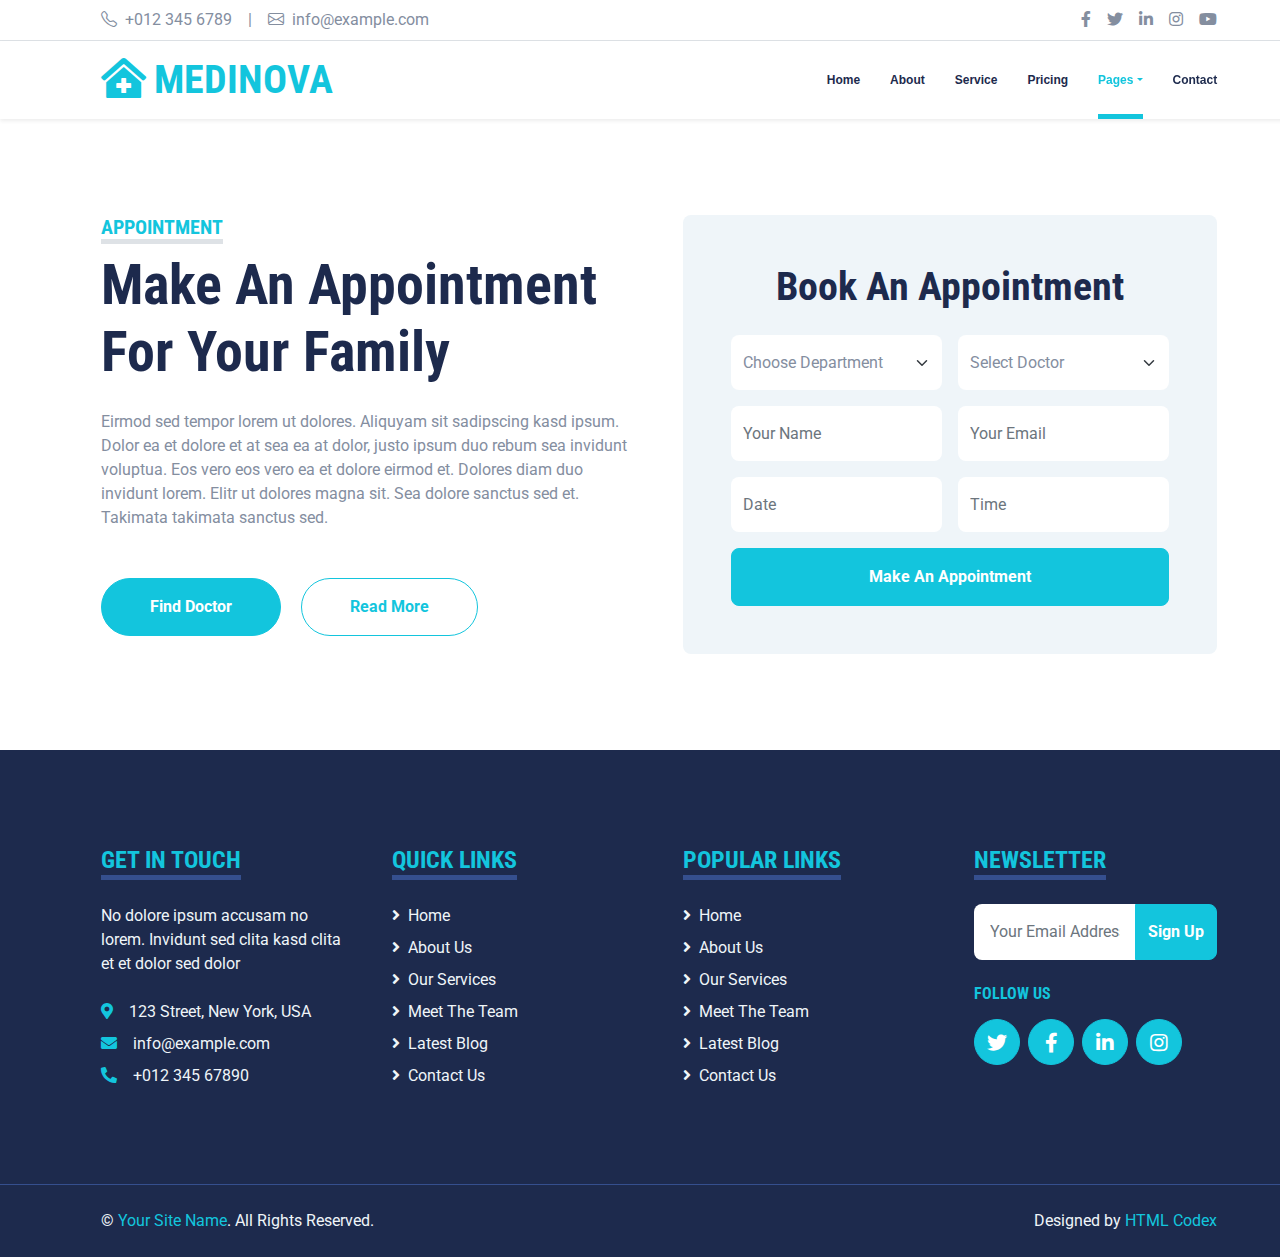
<file: appointment.html>
<!DOCTYPE html>
<html lang="en">

<head>
    <meta charset="utf-8">
    <title>MEDINOVA - Hospital Website Template</title>
    <meta content="width=device-width, initial-scale=1.0" name="viewport">
    <meta content="Free HTML Templates" name="keywords">
    <meta content="Free HTML Templates" name="description">

    <!-- Favicon -->
    <link href="img/favicon.ico" rel="icon">

    <!-- Google Web Fonts -->
    <link rel="preconnect" href="https://fonts.gstatic.com">
    <link href="https://fonts.googleapis.com/css2?family=Roboto+Condensed:wght@400;700&family=Roboto:wght@400;700&display=swap" rel="stylesheet">  

    <!-- Icon Font Stylesheet -->
    <link href="https://cdnjs.cloudflare.com/ajax/libs/font-awesome/5.15.0/css/all.min.css" rel="stylesheet">
    <link href="https://cdn.jsdelivr.net/npm/bootstrap-icons@1.4.1/font/bootstrap-icons.css" rel="stylesheet">

    <!-- Libraries Stylesheet -->
    <link href="lib/owlcarousel/assets/owl.carousel.min.css" rel="stylesheet">
    <link href="lib/tempusdominus/css/tempusdominus-bootstrap-4.min.css" rel="stylesheet" />

    <!-- Customized Bootstrap Stylesheet -->
    <link href="css/bootstrap.min.css" rel="stylesheet">

    <!-- Template Stylesheet -->
    <link href="css/style.css" rel="stylesheet">
</head>

<body>
    <!-- Topbar Start -->
    <div class="container-fluid py-2 border-bottom d-none d-lg-block">
        <div class="container">
            <div class="row">
                <div class="col-md-6 text-center text-lg-start mb-2 mb-lg-0">
                    <div class="d-inline-flex align-items-center">
                        <a class="text-decoration-none text-body pe-3" href=""><i class="bi bi-telephone me-2"></i>+012 345 6789</a>
                        <span class="text-body">|</span>
                        <a class="text-decoration-none text-body px-3" href=""><i class="bi bi-envelope me-2"></i>info@example.com</a>
                    </div>
                </div>
                <div class="col-md-6 text-center text-lg-end">
                    <div class="d-inline-flex align-items-center">
                        <a class="text-body px-2" href="">
                            <i class="fab fa-facebook-f"></i>
                        </a>
                        <a class="text-body px-2" href="">
                            <i class="fab fa-twitter"></i>
                        </a>
                        <a class="text-body px-2" href="">
                            <i class="fab fa-linkedin-in"></i>
                        </a>
                        <a class="text-body px-2" href="">
                            <i class="fab fa-instagram"></i>
                        </a>
                        <a class="text-body ps-2" href="">
                            <i class="fab fa-youtube"></i>
                        </a>
                    </div>
                </div>
            </div>
        </div>
    </div>
    <!-- Topbar End -->


    <!-- Navbar Start -->
    <div class="container-fluid sticky-top bg-white shadow-sm mb-5">
        <div class="container">
            <nav class="navbar navbar-expand-lg bg-white navbar-light py-3 py-lg-0">
                <a href="index.html" class="navbar-brand">
                    <h1 class="m-0 text-uppercase text-primary"><i class="fa fa-clinic-medical me-2"></i>Medinova</h1>
                </a>
                <button class="navbar-toggler" type="button" data-bs-toggle="collapse" data-bs-target="#navbarCollapse">
                    <span class="navbar-toggler-icon"></span>
                </button>
                <div class="collapse navbar-collapse" id="navbarCollapse">
                    <div class="navbar-nav ms-auto py-0">
                        <a href="index.html" class="nav-item nav-link">Home</a>
                        <a href="about.html" class="nav-item nav-link">About</a>
                        <a href="service.html" class="nav-item nav-link">Service</a>
                        <a href="price.html" class="nav-item nav-link">Pricing</a>
                        <div class="nav-item dropdown">
                            <a href="#" class="nav-link dropdown-toggle active" data-bs-toggle="dropdown">Pages</a>
                            <div class="dropdown-menu m-0">
                                <a href="blog.html" class="dropdown-item">Blog Grid</a>
                                <a href="detail.html" class="dropdown-item">Blog Detail</a>
                                <a href="team.html" class="dropdown-item">The Team</a>
                                <a href="testimonial.html" class="dropdown-item">Testimonial</a>
                                <a href="appointment.html" class="dropdown-item active">Appointment</a>
                                <a href="search.html" class="dropdown-item">Search</a>
                            </div>
                        </div>
                        <a href="contact.html" class="nav-item nav-link">Contact</a>
                    </div>
                </div>
            </nav>
        </div>
    </div>
    <!-- Navbar End -->


    <!-- Appointment Start -->
    <div class="container-fluid py-5">
        <div class="container">
            <div class="row gx-5">
                <div class="col-lg-6 mb-5 mb-lg-0">
                    <div class="mb-4">
                        <h5 class="d-inline-block text-primary text-uppercase border-bottom border-5">Appointment</h5>
                        <h1 class="display-4">Make An Appointment For Your Family</h1>
                    </div>
                    <p class="mb-5">Eirmod sed tempor lorem ut dolores. Aliquyam sit sadipscing kasd ipsum. Dolor ea et dolore et at sea ea at dolor, justo ipsum duo rebum sea invidunt voluptua. Eos vero eos vero ea et dolore eirmod et. Dolores diam duo invidunt lorem. Elitr ut dolores magna sit. Sea dolore sanctus sed et. Takimata takimata sanctus sed.</p>
                    <a class="btn btn-primary rounded-pill py-3 px-5 me-3" href="">Find Doctor</a>
                    <a class="btn btn-outline-primary rounded-pill py-3 px-5" href="">Read More</a>
                </div>
                <div class="col-lg-6">
                    <div class="bg-light text-center rounded p-5">
                        <h1 class="mb-4">Book An Appointment</h1>
                        <form>
                            <div class="row g-3">
                                <div class="col-12 col-sm-6">
                                    <select class="form-select bg-white border-0" style="height: 55px;">
                                        <option selected>Choose Department</option>
                                        <option value="1">Department 1</option>
                                        <option value="2">Department 2</option>
                                        <option value="3">Department 3</option>
                                    </select>
                                </div>
                                <div class="col-12 col-sm-6">
                                    <select class="form-select bg-white border-0" style="height: 55px;">
                                        <option selected>Select Doctor</option>
                                        <option value="1">Doctor 1</option>
                                        <option value="2">Doctor 2</option>
                                        <option value="3">Doctor 3</option>
                                    </select>
                                </div>
                                <div class="col-12 col-sm-6">
                                    <input type="text" class="form-control bg-white border-0" placeholder="Your Name" style="height: 55px;">
                                </div>
                                <div class="col-12 col-sm-6">
                                    <input type="email" class="form-control bg-white border-0" placeholder="Your Email" style="height: 55px;">
                                </div>
                                <div class="col-12 col-sm-6">
                                    <div class="date" id="date" data-target-input="nearest">
                                        <input type="text"
                                            class="form-control bg-white border-0 datetimepicker-input"
                                            placeholder="Date" data-target="#date" data-toggle="datetimepicker" style="height: 55px;">
                                    </div>
                                </div>
                                <div class="col-12 col-sm-6">
                                    <div class="time" id="time" data-target-input="nearest">
                                        <input type="text"
                                            class="form-control bg-white border-0 datetimepicker-input"
                                            placeholder="Time" data-target="#time" data-toggle="datetimepicker" style="height: 55px;">
                                    </div>
                                </div>
                                <div class="col-12">
                                    <button class="btn btn-primary w-100 py-3" type="submit">Make An Appointment</button>
                                </div>
                            </div>
                        </form>
                    </div>
                </div>
            </div>
        </div>
    </div>
    <!-- Appointment End -->


    <!-- Footer Start -->
    <div class="container-fluid bg-dark text-light mt-5 py-5">
        <div class="container py-5">
            <div class="row g-5">
                <div class="col-lg-3 col-md-6">
                    <h4 class="d-inline-block text-primary text-uppercase border-bottom border-5 border-secondary mb-4">Get In Touch</h4>
                    <p class="mb-4">No dolore ipsum accusam no lorem. Invidunt sed clita kasd clita et et dolor sed dolor</p>
                    <p class="mb-2"><i class="fa fa-map-marker-alt text-primary me-3"></i>123 Street, New York, USA</p>
                    <p class="mb-2"><i class="fa fa-envelope text-primary me-3"></i>info@example.com</p>
                    <p class="mb-0"><i class="fa fa-phone-alt text-primary me-3"></i>+012 345 67890</p>
                </div>
                <div class="col-lg-3 col-md-6">
                    <h4 class="d-inline-block text-primary text-uppercase border-bottom border-5 border-secondary mb-4">Quick Links</h4>
                    <div class="d-flex flex-column justify-content-start">
                        <a class="text-light mb-2" href="#"><i class="fa fa-angle-right me-2"></i>Home</a>
                        <a class="text-light mb-2" href="#"><i class="fa fa-angle-right me-2"></i>About Us</a>
                        <a class="text-light mb-2" href="#"><i class="fa fa-angle-right me-2"></i>Our Services</a>
                        <a class="text-light mb-2" href="#"><i class="fa fa-angle-right me-2"></i>Meet The Team</a>
                        <a class="text-light mb-2" href="#"><i class="fa fa-angle-right me-2"></i>Latest Blog</a>
                        <a class="text-light" href="#"><i class="fa fa-angle-right me-2"></i>Contact Us</a>
                    </div>
                </div>
                <div class="col-lg-3 col-md-6">
                    <h4 class="d-inline-block text-primary text-uppercase border-bottom border-5 border-secondary mb-4">Popular Links</h4>
                    <div class="d-flex flex-column justify-content-start">
                        <a class="text-light mb-2" href="#"><i class="fa fa-angle-right me-2"></i>Home</a>
                        <a class="text-light mb-2" href="#"><i class="fa fa-angle-right me-2"></i>About Us</a>
                        <a class="text-light mb-2" href="#"><i class="fa fa-angle-right me-2"></i>Our Services</a>
                        <a class="text-light mb-2" href="#"><i class="fa fa-angle-right me-2"></i>Meet The Team</a>
                        <a class="text-light mb-2" href="#"><i class="fa fa-angle-right me-2"></i>Latest Blog</a>
                        <a class="text-light" href="#"><i class="fa fa-angle-right me-2"></i>Contact Us</a>
                    </div>
                </div>
                <div class="col-lg-3 col-md-6">
                    <h4 class="d-inline-block text-primary text-uppercase border-bottom border-5 border-secondary mb-4">Newsletter</h4>
                    <form action="">
                        <div class="input-group">
                            <input type="text" class="form-control p-3 border-0" placeholder="Your Email Address">
                            <button class="btn btn-primary">Sign Up</button>
                        </div>
                    </form>
                    <h6 class="text-primary text-uppercase mt-4 mb-3">Follow Us</h6>
                    <div class="d-flex">
                        <a class="btn btn-lg btn-primary btn-lg-square rounded-circle me-2" href="#"><i class="fab fa-twitter"></i></a>
                        <a class="btn btn-lg btn-primary btn-lg-square rounded-circle me-2" href="#"><i class="fab fa-facebook-f"></i></a>
                        <a class="btn btn-lg btn-primary btn-lg-square rounded-circle me-2" href="#"><i class="fab fa-linkedin-in"></i></a>
                        <a class="btn btn-lg btn-primary btn-lg-square rounded-circle" href="#"><i class="fab fa-instagram"></i></a>
                    </div>
                </div>
            </div>
        </div>
    </div>
    <div class="container-fluid bg-dark text-light border-top border-secondary py-4">
        <div class="container">
            <div class="row g-5">
                <div class="col-md-6 text-center text-md-start">
                    <p class="mb-md-0">&copy; <a class="text-primary" href="#">Your Site Name</a>. All Rights Reserved.</p>
                </div>
                <div class="col-md-6 text-center text-md-end">
                    <p class="mb-0">Designed by <a class="text-primary" href="https://htmlcodex.com">HTML Codex</a></p>
                </div>
            </div>
        </div>
    </div>
    <!-- Footer End -->


    <!-- Back to Top -->
    <a href="#" class="btn btn-lg btn-primary btn-lg-square back-to-top"><i class="bi bi-arrow-up"></i></a>


    <!-- JavaScript Libraries -->
    <script src="https://code.jquery.com/jquery-3.4.1.min.js"></script>
    <script src="https://cdn.jsdelivr.net/npm/bootstrap@5.0.0/dist/js/bootstrap.bundle.min.js"></script>
    <script src="lib/easing/easing.min.js"></script>
    <script src="lib/waypoints/waypoints.min.js"></script>
    <script src="lib/owlcarousel/owl.carousel.min.js"></script>
    <script src="lib/tempusdominus/js/moment.min.js"></script>
    <script src="lib/tempusdominus/js/moment-timezone.min.js"></script>
    <script src="lib/tempusdominus/js/tempusdominus-bootstrap-4.min.js"></script>

    <!-- Template Javascript -->
    <script src="js/main.js"></script>
</body>

</html>
</file>
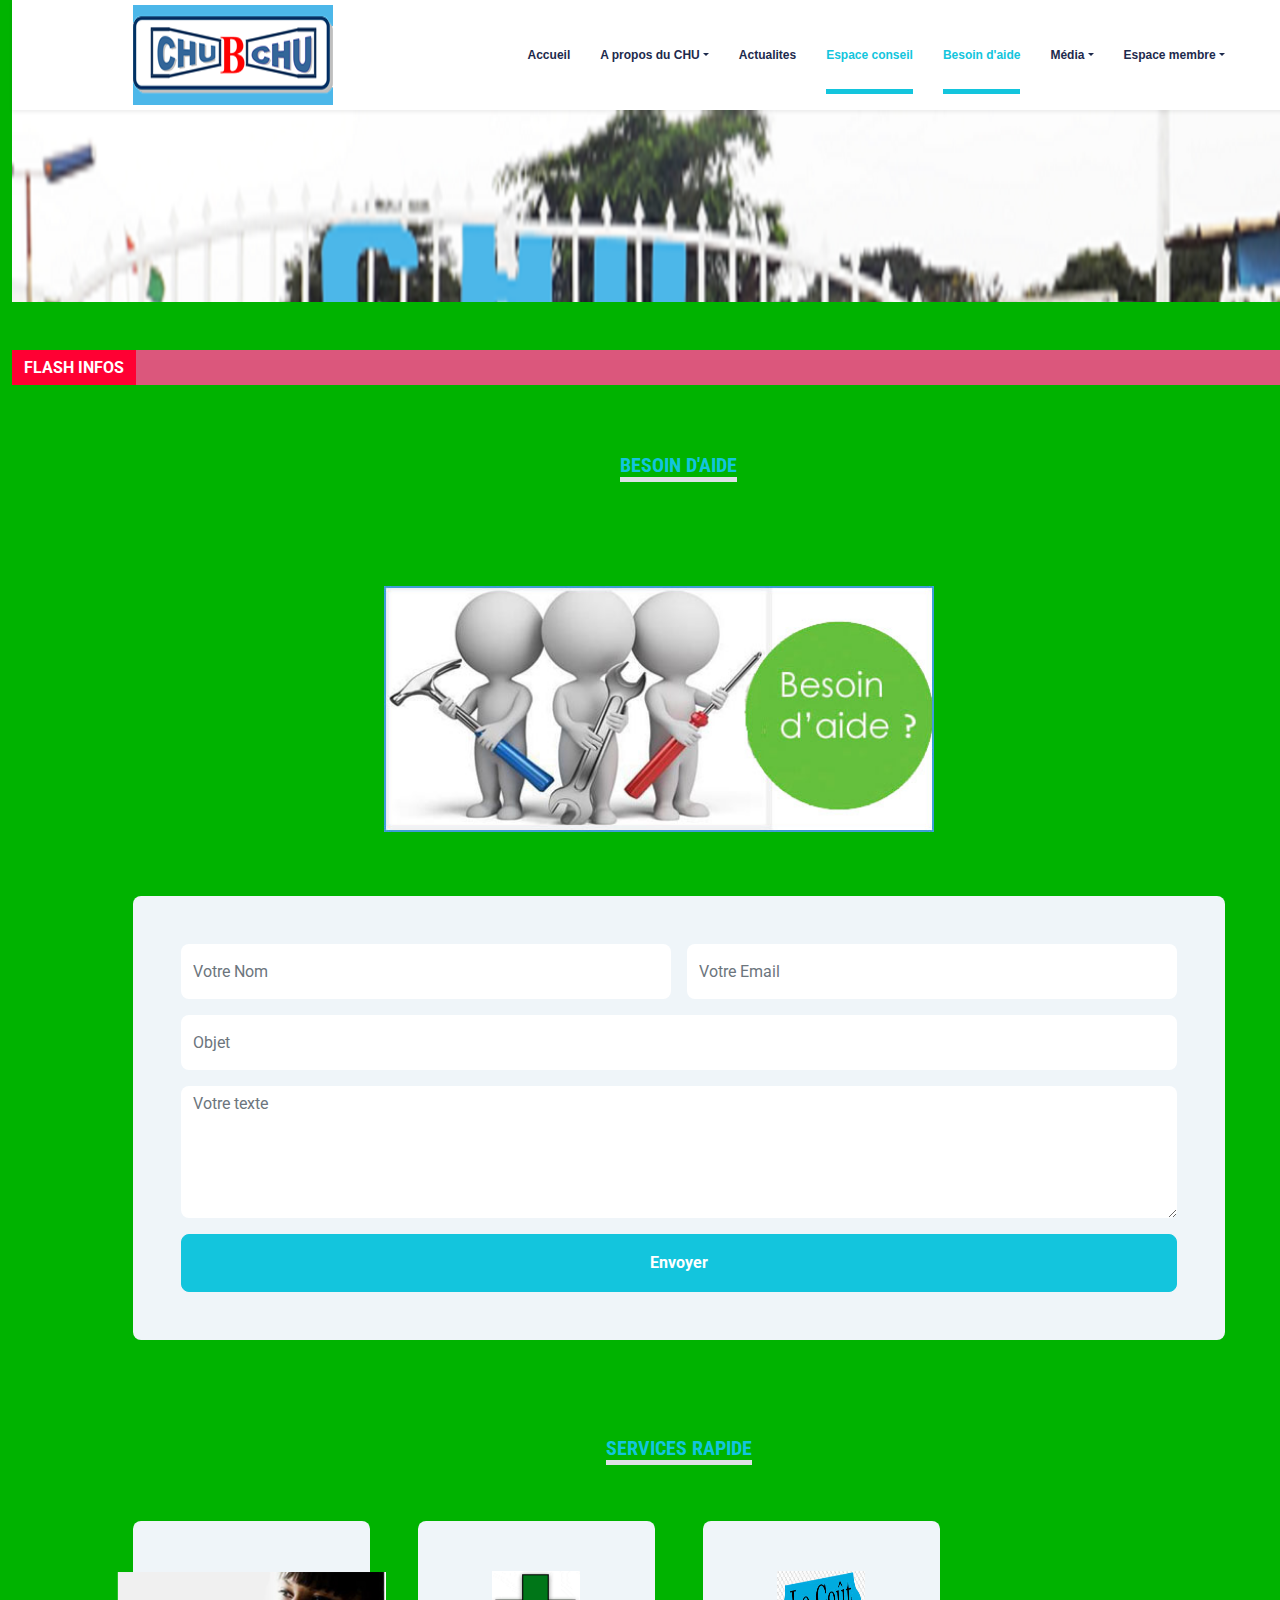
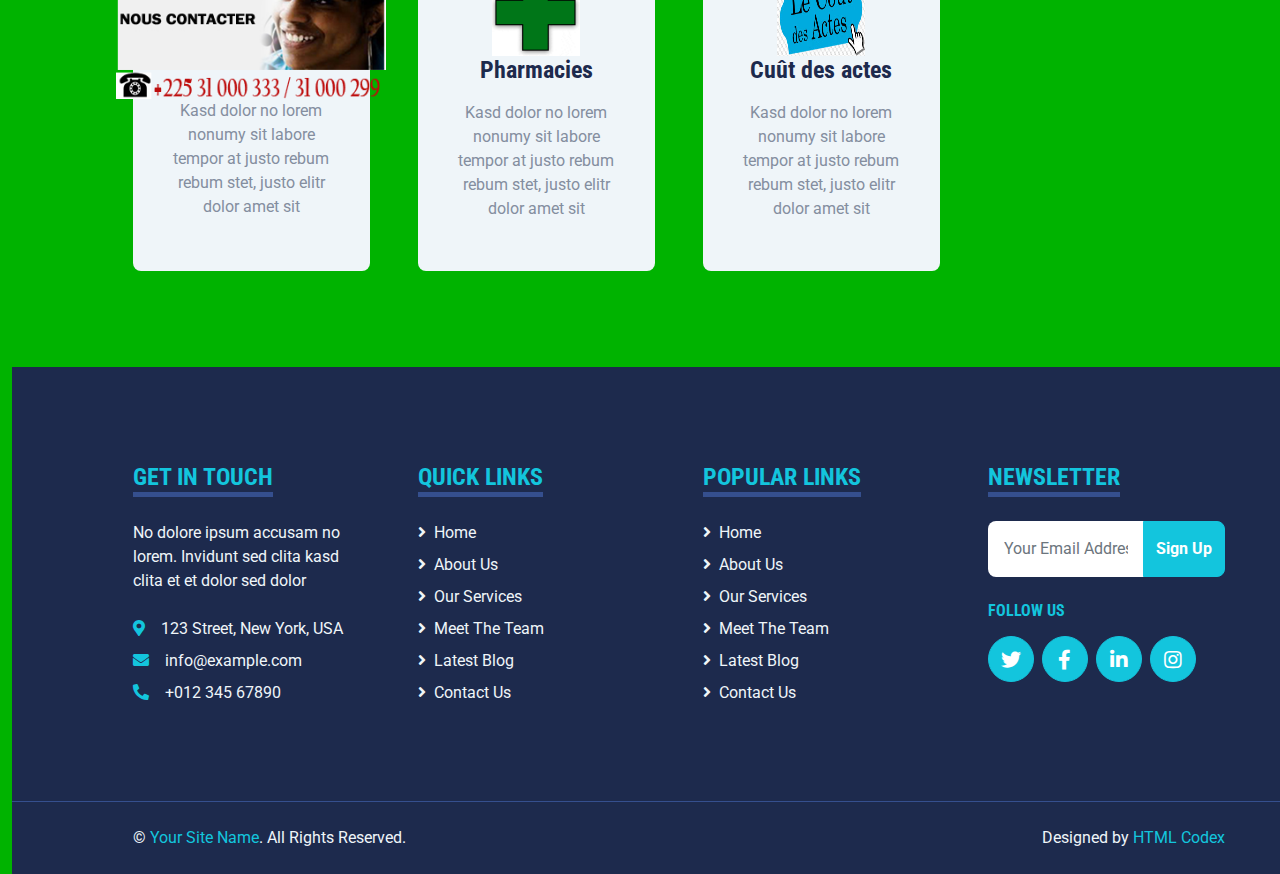
<file: Besoin d'aide.html>
<!DOCTYPE html>
<html lang="en">

<head>
    <meta charset="utf-8">
    <title>CHU DE BOUAKE</title>
    <meta content="width=device-width, initial-scale=1.0" name="viewport">
    <meta content="CHU DE BOUAKE" name="CHU">
    <meta content="CHU DE BOUAKE" name="CHU BKE">

    <!-- Favicon -->
    <link href="img/favicon.ico" rel="icon">

    <!-- Google Web Fonts -->
    <link rel="preconnect" href="https://fonts.gstatic.com">
    <link
        href="https://fonts.googleapis.com/css2?family=Roboto+Condensed:wght@400;700&family=Roboto:wght@400;700&display=swap"
        rel="stylesheet">

    <!-- Icon Font Stylesheet -->
    <link href="https://cdnjs.cloudflare.com/ajax/libs/font-awesome/5.15.0/css/all.min.css" rel="stylesheet">
    <link href="https://cdn.jsdelivr.net/npm/bootstrap-icons@1.4.1/font/bootstrap-icons.css" rel="stylesheet">



    <!-- Libraries Stylesheet -->
    <!-- <link rel="stylesheet" href="assets/css/docs.theme.min.css"> -->
    <link rel="stylesheet" href="assets/owlcarousel/assets/owl.carousel.min.css">
    <link rel="stylesheet" href="assets/owlcarousel/assets/owl.theme.default.min.css">
    <script src="assets/vendors/jquery.min.js"></script>
    <script src="assets/owlcarousel/owl.carousel.js"></script>

    <!-- Customized Bootstrap Stylesheet -->
    <link href="css/bootstrap.min.css" rel="stylesheet">

    <!-- Template Stylesheet -->
    <link href="css/style.css" rel="stylesheet">
</head>

<body style="overflow-y: auto;
overflow-x: hidden; background-color: #00b300;">
    <div class="container-fluid">
        <div class="row">
            <!-- <div class="col-lg-1">
                <p>azerty</p>
            </div> -->
            <div class="col-lg-12">



                <!-- Topbar Start -->

                <!-- Topbar End -->


                <!-- Navbar Start -->
                <div class="container-fluid sticky-top bg-white shadow-sm">
                    <div class="container">
                        <nav class="navbar navbar-expand-lg bg-white navbar-light py-3 py-lg-0">
                            <a href="index.html" class="navbar-brand">
                                <h1 class="m-0 text-uppercase text-primary"><img src="img/logo.png" alt=""></h1>
                            </a>
                            <button class="navbar-toggler" type="button" data-bs-toggle="collapse"
                                data-bs-target="#navbarCollapse">
                                <span class="navbar-toggler-icon"></span>
                            </button>
                            <div class="collapse navbar-collapse" id="navbarCollapse">
                                <div class="navbar-nav ms-auto py-0">
                                    <a href="index.html" class="nav-item nav-link">Accueil</a>
                                    <div class="nav-item dropdown">
                                        <a href="#" class="nav-link dropdown-toggle" data-bs-toggle="dropdown">A propos
                                            du CHU</a>
                                        <div class="dropdown-menu m-0">
                                            <a href="blog.html" class="dropdown-item">Historique</a>
                                            <a href="detail.html" class="dropdown-item">Organisation</a>
                                            <a href="team.html" class="dropdown-item">Services & Prestations</a>
                                            <a href="testimonial.html" class="dropdown-item">Ressources humaines</a>
                                            <a href="appointment.html" class="dropdown-item">Ressources financières</a>
                                            <a href="search.html" class="dropdown-item">L'équipe de direction</a>
                                        </div>
                                    </div>



                                    <a href="price.html" class="nav-item nav-link ">Actualites</a>
                                    <a href="price.html" class="nav-item nav-link active">Espace conseil</a>
                                    <a href="price.html" class="nav-item nav-link active">Besoin d'aide</a>
                                    <div class="nav-item dropdown">
                                        <a href="#" class="nav-link dropdown-toggle" data-bs-toggle="dropdown">Média</a>
                                        <div class="dropdown-menu m-0">
                                            <a href="blog.html" class="dropdown-item">Galerie Photo</a>
                                            <a href="detail.html" class="dropdown-item">Galerie Vidéo</a>
                                            <a href="team.html" class="dropdown-item">Galerie Reportage</a>

                                        </div>
                                    </div>

                                    <div class="nav-item dropdown">
                                        <a href="#" class="nav-link dropdown-toggle" data-bs-toggle="dropdown">Espace
                                            membre</a>
                                        <div class="dropdown-menu m-0">
                                            <a href="https://www.chubouake.com/forum.php" class="dropdown-item">Forum</a>
                                            <a href="detail.html" class="dropdown-item">S'inscrire</a>
                                            <a href="team.html" class="dropdown-item">Accès Espace Membre</a>

                                        </div>
                                    </div>
                                </div>
                            </div>
                        </nav>
                    </div>
                </div>
                <!-- Navbar End -->


                <!-- Hero Start -->
                <div class="container-fluid bg-primary py-5 mb-5 hero-header">
                    <div class="container py-5">
                        <!--  <div class="row justify-content-start">
                             <div class="col-lg-8 text-center text-lg-start">
                                <h5 class="d-inline-block text-primary text-uppercase border-bottom border-5"
                                    style="border-color: rgba(256, 256, 256, .3) !important;">Welcome To Medinova</h5>
                                <h1 class="display-1 text-white mb-md-4">Best Healthcare Solution In Your City</h1>
                                <div class="pt-2">
                                    <a href="" class="btn btn-light rounded-pill py-md-3 px-md-5 mx-2">Find Doctor</a>
                                    <a href=""
                                        class="btn btn-outline-light rounded-pill py-md-3 px-md-5 mx-2">Appointment</a>
                                </div>
                            </div> 
                        </div> -->
                    </div>
                </div>
                <!-- flash -->
                <div id="flash">
                    <blink>

                        <div class="info"> FLASH INFOS </div>
                    </blink>
                    <div class="cont_s12">
                        <div class="box spnews  col-12">
                            <marquee direction="left" scrollamount="7"
                                style="position: absolute; font-size:15px; padding:3px;" width="100%">
                                <ul>
                                    <style>
                                        .box a{
                                            color: white !important;
                                        }
                                    </style>
                                    <a href="#">Cérémonie d'hommage aux retraités ce jeudi 14 novembre 2017
                                        <!--| <span> post&eacute; le  </span>-->
                                    </a>
                                    <a href="#">PHARMACIES DE GARDE-BOUAKE: Désormais les pharmacies de garde de Bké
                                        sont disponibles
                                        sur notre site web
                                        <!--| <span> post&eacute; le  </span>-->
                                    </a>
                                    <a href="#">La Direction Générale du CHU de Bouaké vous souhaite une bonne Santé.
                                        <!--| <span> post&eacute; le  </span>-->
                                    </a>
                                    <a href="#">Bienvenue sur le site internet du CHU de Bouaké.
                                        <!--| <span> post&eacute; le  </span>-->
                                    </a>
                                </ul>
                            </marquee>
                        </div>
                    </div>
                </div>
                <!-- fin flash -->

                <!-- debut actualite -->
                <div class="container-fluid py-5">
                    <div class="container">
                        <div class="text-center mx-auto mb-5" style="max-width: 500px;">
                            <h5 class="d-inline-block text-primary text-uppercase border-bottom border-5">Besoin d'aide</h5>
                            
                        </div>
                       
                    </div>
                </div>
                <p style="text-align: center;"><img src="img/besoin-aide.jpg" width="550"></p>
               <div class="container-fluid py-5">
                <div class="container">
                    <div class="bg-light rounded p-5">
                        
                        <form>
                            <div class="row g-3">
                                <div class="col-12 col-sm-6">
                                    <input type="text" class="form-control bg-white border-0" placeholder="Votre Nom" style="height: 55px;">
                                </div>
                                <div class="col-12 col-sm-6">
                                    <input type="email" class="form-control bg-white border-0" placeholder="Votre Email" style="height: 55px;">
                                </div>
                                <div class="col-12">
                                    <input type="text" class="form-control bg-white border-0" placeholder="Objet" style="height: 55px;">
                                </div>
                                <div class="col-12">
                                    <textarea class="form-control bg-white border-0" rows="5" placeholder="Votre texte"></textarea>
                                </div>
                                <div class="col-12">
                                    <button class="btn btn-primary w-100 py-3" type="submit">Envoyer</button>
                                </div>
                            </div>
                        </form>
                    </div>
                </div>
               </div>
                <!-- fin actualite -->



                <!-- Hero End -->


                <!-- About Start -->



                <!-- About End -->

                <!-- Blog End -->



                <!-- Actualité Start -->

                <!-- Services End -->
                <!-- Service Start -->
                <div class="container-fluid py-5">
                    <div class="container">
                        <div class="text-center mx-auto mb-5" style="max-width: 500px;">
                            <h5 class="d-inline-block text-primary text-uppercase border-bottom border-5">Services
                                rapide</h5>

                        </div>
                        <div class="row g-5">
                            <div class="col-lg-3 col-md-6">
                                <div
                                    class="service-item bg-light rounded d-flex flex-column align-items-center justify-content-center text-center">
                                    <div>
                                        <img src="img/nous contacter/contact.png" width="270" height="127" alt=""
                                            srcset="">
                                    </div>
                                    
                                    <p class="m-0">Kasd dolor no lorem nonumy sit labore tempor at justo rebum rebum
                                        stet, justo elitr dolor amet sit</p>
                                    <a class="btn btn-lg btn-primary rounded-pill" href="">
                                        <i class="bi bi-arrow-right"></i>
                                    </a>
                                </div>
                            </div>
                            <div class="col-lg-3 col-md-6">
                                <div
                                    class="service-item bg-light rounded d-flex flex-column align-items-center justify-content-center text-center">
                                    <div>
                                        <img src="img/pharmacie/croix.gif" width="88" height="85" alt="" srcset="">
                                    </div>
                                    <h4 class="mb-3">Pharmacies</h4>
                                    <p class="m-0">Kasd dolor no lorem nonumy sit labore tempor at justo rebum rebum
                                        stet, justo elitr dolor amet sit</p>
                                    <a class="btn btn-lg btn-primary rounded-pill" href="">

                                        <i class="bi bi-arrow-right"></i>
                                    </a>
                                </div>
                            </div>
                            <div class="col-lg-3 col-md-6">
                                <div
                                    class="service-item bg-light rounded d-flex flex-column align-items-center justify-content-center text-center">
                                    <div>
                                        <img src="img/Cout acts/tarif.jpg" width="88" height="85" alt="" srcset="">
                                    </div>
                                    <h4 class="mb-3">Cuût des actes</h4>
                                    <p class="m-0">Kasd dolor no lorem nonumy sit labore tempor at justo rebum rebum
                                        stet, justo elitr dolor amet sit</p>
                                    <a class="btn btn-lg btn-primary rounded-pill" href="">
                                        <i class="bi bi-arrow-right"></i>
                                    </a>
                                </div>
                            </div>



                        </div>
                    </div>
                </div>
                <!-- Services End -->



                <!-- Footer Start -->
                <div class="container-fluid bg-dark text-light mt-5 py-5">
                    <div class="container py-5">
                        <div class="row g-5">
                            <div class="col-lg-3 col-md-6">
                                <h4
                                    class="d-inline-block text-primary text-uppercase border-bottom border-5 border-secondary mb-4">
                                    Get In Touch</h4>
                                <p class="mb-4">No dolore ipsum accusam no lorem. Invidunt sed clita kasd clita et et
                                    dolor sed dolor</p>
                                <p class="mb-2"><i class="fa fa-map-marker-alt text-primary me-3"></i>123 Street, New
                                    York, USA</p>
                                <p class="mb-2"><i class="fa fa-envelope text-primary me-3"></i>info@example.com</p>
                                <p class="mb-0"><i class="fa fa-phone-alt text-primary me-3"></i>+012 345 67890</p>
                            </div>
                            <div class="col-lg-3 col-md-6">
                                <h4
                                    class="d-inline-block text-primary text-uppercase border-bottom border-5 border-secondary mb-4">
                                    Quick Links</h4>
                                <div class="d-flex flex-column justify-content-start">
                                    <a class="text-light mb-2" href="#"><i class="fa fa-angle-right me-2"></i>Home</a>
                                    <a class="text-light mb-2" href="#"><i class="fa fa-angle-right me-2"></i>About
                                        Us</a>
                                    <a class="text-light mb-2" href="#"><i class="fa fa-angle-right me-2"></i>Our
                                        Services</a>
                                    <a class="text-light mb-2" href="#"><i class="fa fa-angle-right me-2"></i>Meet The
                                        Team</a>
                                    <a class="text-light mb-2" href="#"><i class="fa fa-angle-right me-2"></i>Latest
                                        Blog</a>
                                    <a class="text-light" href="#"><i class="fa fa-angle-right me-2"></i>Contact Us</a>
                                </div>
                            </div>
                            <div class="col-lg-3 col-md-6">
                                <h4
                                    class="d-inline-block text-primary text-uppercase border-bottom border-5 border-secondary mb-4">
                                    Popular Links</h4>
                                <div class="d-flex flex-column justify-content-start">
                                    <a class="text-light mb-2" href="#"><i class="fa fa-angle-right me-2"></i>Home</a>
                                    <a class="text-light mb-2" href="#"><i class="fa fa-angle-right me-2"></i>About
                                        Us</a>
                                    <a class="text-light mb-2" href="#"><i class="fa fa-angle-right me-2"></i>Our
                                        Services</a>
                                    <a class="text-light mb-2" href="#"><i class="fa fa-angle-right me-2"></i>Meet The
                                        Team</a>
                                    <a class="text-light mb-2" href="#"><i class="fa fa-angle-right me-2"></i>Latest
                                        Blog</a>
                                    <a class="text-light" href="#"><i class="fa fa-angle-right me-2"></i>Contact Us</a>
                                </div>
                            </div>
                            <div class="col-lg-3 col-md-6">
                                <h4
                                    class="d-inline-block text-primary text-uppercase border-bottom border-5 border-secondary mb-4">
                                    Newsletter</h4>
                                <form action="">
                                    <div class="input-group">
                                        <input type="text" class="form-control p-3 border-0"
                                            placeholder="Your Email Address">
                                        <button class="btn btn-primary">Sign Up</button>
                                    </div>
                                </form>
                                <h6 class="text-primary text-uppercase mt-4 mb-3">Follow Us</h6>
                                <div class="d-flex">
                                    <a class="btn btn-lg btn-primary btn-lg-square rounded-circle me-2" href="#"><i
                                            class="fab fa-twitter"></i></a>
                                    <a class="btn btn-lg btn-primary btn-lg-square rounded-circle me-2" href="#"><i
                                            class="fab fa-facebook-f"></i></a>
                                    <a class="btn btn-lg btn-primary btn-lg-square rounded-circle me-2" href="#"><i
                                            class="fab fa-linkedin-in"></i></a>
                                    <a class="btn btn-lg btn-primary btn-lg-square rounded-circle" href="#"><i
                                            class="fab fa-instagram"></i></a>
                                </div>
                            </div>
                        </div>
                    </div>
                </div>
                <div class="container-fluid bg-dark text-light border-top border-secondary py-4">
                    <div class="container">
                        <div class="row g-5">
                            <div class="col-md-6 text-center text-md-start">
                                <p class="mb-md-0">&copy; <a class="text-primary" href="#">Your Site Name</a>. All
                                    Rights Reserved.</p>
                            </div>
                            <div class="col-md-6 text-center text-md-end">
                                <p class="mb-0">Designed by <a class="text-primary" href="https://htmlcodex.com">HTML
                                        Codex</a></p>
                            </div>
                        </div>
                    </div>
                </div>
                <!-- Footer End -->


                <!-- Back to Top -->


                <a href="#" class="btn btn-lg btn-primary btn-lg-square back-to-top"><i class="bi bi-arrow-up"></i></a>

            </div>
            <!-- <div class="col-lg-1">
<p>azerty</p>
</div> -->
        </div>
    </div>
    <script>
        $(document).ready(function () {
            $('.owl-carousel').owlCarousel({
                loop: true,
                margin: 10,
                autoplay: true,
                responsiveClass: true,
                responsive: {
                    0: {
                        items: 1,
                        nav: true
                    },
                    600: {
                        items: 3,
                        nav: false
                    },
                    1000: {
                        items: 5,
                        nav: true,
                        loop: false,
                        margin: 20
                    }
                }
            })


        })
    </script>

    <script>
        $(document).ready(function () {
            $('.txt_ser1').hide();
            $('.txt_ser2').hide();
            $('.txt_ser3').hide();
            

            $(".btn_ser1").click(function () {
                $(".txt_ser1").toggle(1000);
                //alert("ok");
            });
            $(".btn_ser2").click(function () {
                $(".txt_ser2").toggle(1000);
                //alert("ok");
            });
            $(".btn_ser3").click(function () {
                $(".txt_ser3").toggle(1000);
                //alert("ok");
            });
           
        })
    </script>

    <!-- JavaScript Libraries -->
    <script src="assets/vendors/highlight.js"></script>
    <script src="assets/js/app.js"></script>
    <script src="https://code.jquery.com/jquery-3.4.1.min.js"></script>
    <script src="https://cdn.jsdelivr.net/npm/bootstrap@5.0.0/dist/js/bootstrap.bundle.min.js"></script>
    <script src="lib/easing/easing.min.js"></script>
    <script src="lib/waypoints/waypoints.min.js"></script>
    <script src="lib/owlcarousel/owl.carousel.min.js"></script>
    <script src="lib/tempusdominus/js/moment.min.js"></script>
    <script src="lib/tempusdominus/js/moment-timezone.min.js"></script>
    <script src="lib/tempusdominus/js/tempusdominus-bootstrap-4.min.js"></script>

    <!-- Template Javascript -->
    <script src="js/main.js"></script>
</body>

</html>
</file>
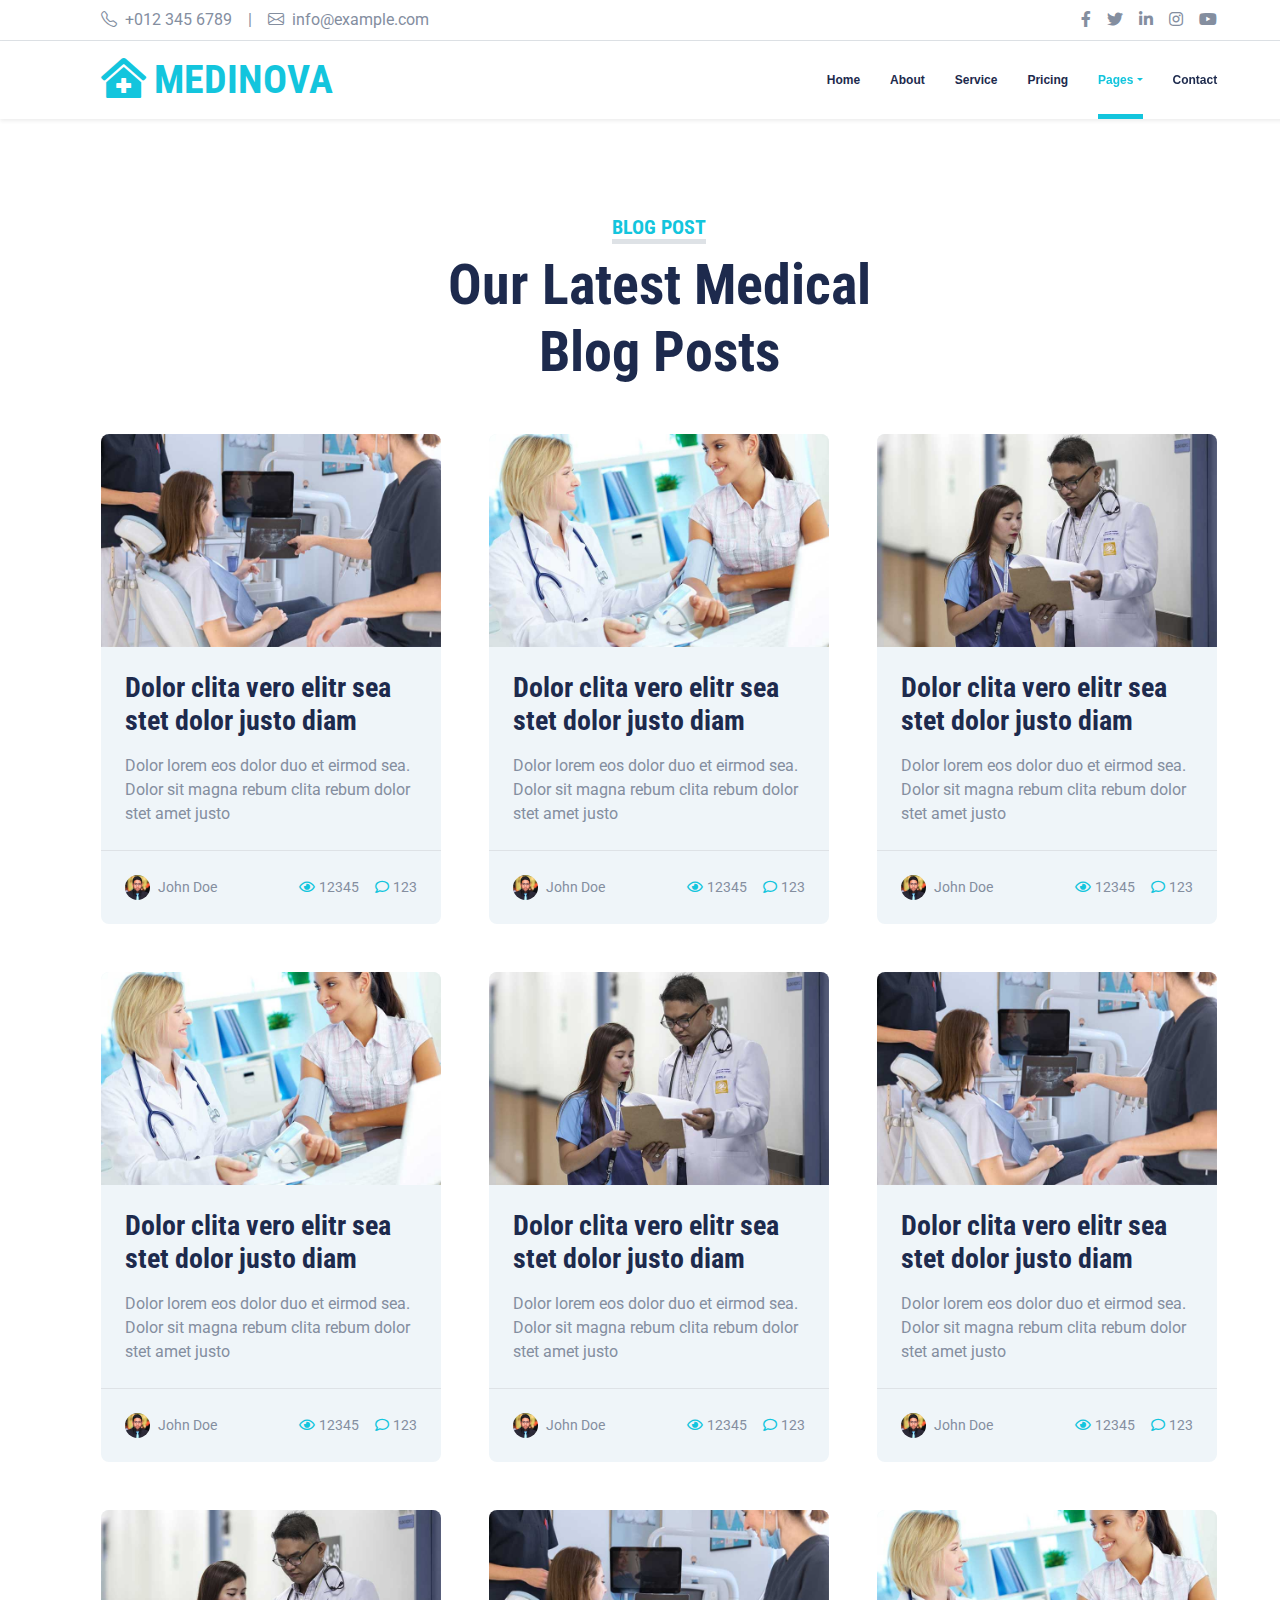
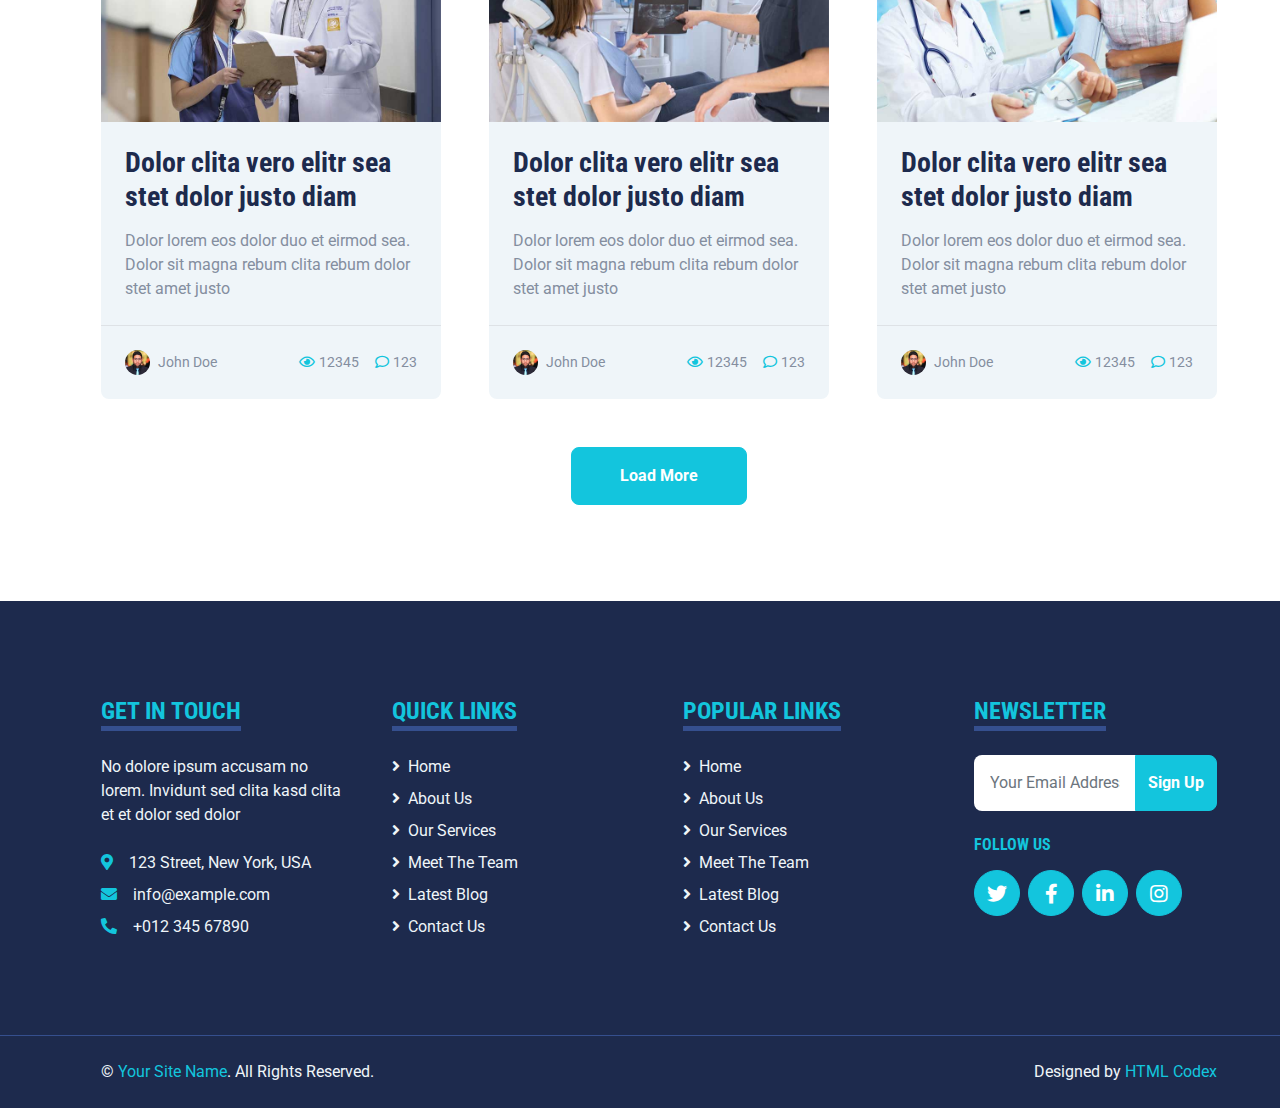
<file: blog.html>
<!DOCTYPE html>
<html lang="en">

<head>
    <meta charset="utf-8">
    <title>MEDINOVA - Hospital Website Template</title>
    <meta content="width=device-width, initial-scale=1.0" name="viewport">
    <meta content="Free HTML Templates" name="keywords">
    <meta content="Free HTML Templates" name="description">

    <!-- Favicon -->
    <link href="img/favicon.ico" rel="icon">

    <!-- Google Web Fonts -->
    <link rel="preconnect" href="https://fonts.gstatic.com">
    <link href="https://fonts.googleapis.com/css2?family=Roboto+Condensed:wght@400;700&family=Roboto:wght@400;700&display=swap" rel="stylesheet">  

    <!-- Icon Font Stylesheet -->
    <link href="https://cdnjs.cloudflare.com/ajax/libs/font-awesome/5.15.0/css/all.min.css" rel="stylesheet">
    <link href="https://cdn.jsdelivr.net/npm/bootstrap-icons@1.4.1/font/bootstrap-icons.css" rel="stylesheet">

    <!-- Libraries Stylesheet -->
    <link href="lib/owlcarousel/assets/owl.carousel.min.css" rel="stylesheet">
    <link href="lib/tempusdominus/css/tempusdominus-bootstrap-4.min.css" rel="stylesheet" />

    <!-- Customized Bootstrap Stylesheet -->
    <link href="css/bootstrap.min.css" rel="stylesheet">

    <!-- Template Stylesheet -->
    <link href="css/style.css" rel="stylesheet">
</head>

<body>
    <!-- Topbar Start -->
    <div class="container-fluid py-2 border-bottom d-none d-lg-block">
        <div class="container">
            <div class="row">
                <div class="col-md-6 text-center text-lg-start mb-2 mb-lg-0">
                    <div class="d-inline-flex align-items-center">
                        <a class="text-decoration-none text-body pe-3" href=""><i class="bi bi-telephone me-2"></i>+012 345 6789</a>
                        <span class="text-body">|</span>
                        <a class="text-decoration-none text-body px-3" href=""><i class="bi bi-envelope me-2"></i>info@example.com</a>
                    </div>
                </div>
                <div class="col-md-6 text-center text-lg-end">
                    <div class="d-inline-flex align-items-center">
                        <a class="text-body px-2" href="">
                            <i class="fab fa-facebook-f"></i>
                        </a>
                        <a class="text-body px-2" href="">
                            <i class="fab fa-twitter"></i>
                        </a>
                        <a class="text-body px-2" href="">
                            <i class="fab fa-linkedin-in"></i>
                        </a>
                        <a class="text-body px-2" href="">
                            <i class="fab fa-instagram"></i>
                        </a>
                        <a class="text-body ps-2" href="">
                            <i class="fab fa-youtube"></i>
                        </a>
                    </div>
                </div>
            </div>
        </div>
    </div>
    <!-- Topbar End -->


    <!-- Navbar Start -->
    <div class="container-fluid sticky-top bg-white shadow-sm mb-5">
        <div class="container">
            <nav class="navbar navbar-expand-lg bg-white navbar-light py-3 py-lg-0">
                <a href="index.html" class="navbar-brand">
                    <h1 class="m-0 text-uppercase text-primary"><i class="fa fa-clinic-medical me-2"></i>Medinova</h1>
                </a>
                <button class="navbar-toggler" type="button" data-bs-toggle="collapse" data-bs-target="#navbarCollapse">
                    <span class="navbar-toggler-icon"></span>
                </button>
                <div class="collapse navbar-collapse" id="navbarCollapse">
                    <div class="navbar-nav ms-auto py-0">
                        <a href="index.html" class="nav-item nav-link">Home</a>
                        <a href="about.html" class="nav-item nav-link">About</a>
                        <a href="service.html" class="nav-item nav-link">Service</a>
                        <a href="price.html" class="nav-item nav-link">Pricing</a>
                        <div class="nav-item dropdown">
                            <a href="#" class="nav-link dropdown-toggle active" data-bs-toggle="dropdown">Pages</a>
                            <div class="dropdown-menu m-0">
                                <a href="blog.html" class="dropdown-item active">Blog Grid</a>
                                <a href="detail.html" class="dropdown-item">Blog Detail</a>
                                <a href="team.html" class="dropdown-item">The Team</a>
                                <a href="testimonial.html" class="dropdown-item">Testimonial</a>
                                <a href="appointment.html" class="dropdown-item">Appointment</a>
                                <a href="search.html" class="dropdown-item">Search</a>
                            </div>
                        </div>
                        <a href="contact.html" class="nav-item nav-link">Contact</a>
                    </div>
                </div>
            </nav>
        </div>
    </div>
    <!-- Navbar End -->


    <!-- Blog Start -->
    <div class="container-fluid py-5">
        <div class="container">
            <div class="text-center mx-auto mb-5" style="max-width: 500px;">
                <h5 class="d-inline-block text-primary text-uppercase border-bottom border-5">Blog Post</h5>
                <h1 class="display-4">Our Latest Medical Blog Posts</h1>
            </div>
            <div class="row g-5">
                <div class="col-xl-4 col-lg-6">
                    <div class="bg-light rounded overflow-hidden">
                        <img class="img-fluid w-100" src="img/blog-1.jpg" alt="">
                        <div class="p-4">
                            <a class="h3 d-block mb-3" href="">Dolor clita vero elitr sea stet dolor justo  diam</a>
                            <p class="m-0">Dolor lorem eos dolor duo et eirmod sea. Dolor sit magna
                                rebum clita rebum dolor stet amet justo</p>
                        </div>
                        <div class="d-flex justify-content-between border-top p-4">
                            <div class="d-flex align-items-center">
                                <img class="rounded-circle me-2" src="img/user.jpg" width="25" height="25" alt="">
                                <small>John Doe</small>
                            </div>
                            <div class="d-flex align-items-center">
                                <small class="ms-3"><i class="far fa-eye text-primary me-1"></i>12345</small>
                                <small class="ms-3"><i class="far fa-comment text-primary me-1"></i>123</small>
                            </div>
                        </div>
                    </div>
                </div>
                <div class="col-xl-4 col-lg-6">
                    <div class="bg-light rounded overflow-hidden">
                        <img class="img-fluid w-100" src="img/blog-2.jpg" alt="">
                        <div class="p-4">
                            <a class="h3 d-block mb-3" href="">Dolor clita vero elitr sea stet dolor justo  diam</a>
                            <p class="m-0">Dolor lorem eos dolor duo et eirmod sea. Dolor sit magna
                                rebum clita rebum dolor stet amet justo</p>
                        </div>
                        <div class="d-flex justify-content-between border-top p-4">
                            <div class="d-flex align-items-center">
                                <img class="rounded-circle me-2" src="img/user.jpg" width="25" height="25" alt="">
                                <small>John Doe</small>
                            </div>
                            <div class="d-flex align-items-center">
                                <small class="ms-3"><i class="far fa-eye text-primary me-1"></i>12345</small>
                                <small class="ms-3"><i class="far fa-comment text-primary me-1"></i>123</small>
                            </div>
                        </div>
                    </div>
                </div>
                <div class="col-xl-4 col-lg-6">
                    <div class="bg-light rounded overflow-hidden">
                        <img class="img-fluid w-100" src="img/blog-3.jpg" alt="">
                        <div class="p-4">
                            <a class="h3 d-block mb-3" href="">Dolor clita vero elitr sea stet dolor justo  diam</a>
                            <p class="m-0">Dolor lorem eos dolor duo et eirmod sea. Dolor sit magna
                                rebum clita rebum dolor stet amet justo</p>
                        </div>
                        <div class="d-flex justify-content-between border-top p-4">
                            <div class="d-flex align-items-center">
                                <img class="rounded-circle me-2" src="img/user.jpg" width="25" height="25" alt="">
                                <small>John Doe</small>
                            </div>
                            <div class="d-flex align-items-center">
                                <small class="ms-3"><i class="far fa-eye text-primary me-1"></i>12345</small>
                                <small class="ms-3"><i class="far fa-comment text-primary me-1"></i>123</small>
                            </div>
                        </div>
                    </div>
                </div>
                <div class="col-xl-4 col-lg-6">
                    <div class="bg-light rounded overflow-hidden">
                        <img class="img-fluid w-100" src="img/blog-2.jpg" alt="">
                        <div class="p-4">
                            <a class="h3 d-block mb-3" href="">Dolor clita vero elitr sea stet dolor justo  diam</a>
                            <p class="m-0">Dolor lorem eos dolor duo et eirmod sea. Dolor sit magna
                                rebum clita rebum dolor stet amet justo</p>
                        </div>
                        <div class="d-flex justify-content-between border-top p-4">
                            <div class="d-flex align-items-center">
                                <img class="rounded-circle me-2" src="img/user.jpg" width="25" height="25" alt="">
                                <small>John Doe</small>
                            </div>
                            <div class="d-flex align-items-center">
                                <small class="ms-3"><i class="far fa-eye text-primary me-1"></i>12345</small>
                                <small class="ms-3"><i class="far fa-comment text-primary me-1"></i>123</small>
                            </div>
                        </div>
                    </div>
                </div>
                <div class="col-xl-4 col-lg-6">
                    <div class="bg-light rounded overflow-hidden">
                        <img class="img-fluid w-100" src="img/blog-3.jpg" alt="">
                        <div class="p-4">
                            <a class="h3 d-block mb-3" href="">Dolor clita vero elitr sea stet dolor justo  diam</a>
                            <p class="m-0">Dolor lorem eos dolor duo et eirmod sea. Dolor sit magna
                                rebum clita rebum dolor stet amet justo</p>
                        </div>
                        <div class="d-flex justify-content-between border-top p-4">
                            <div class="d-flex align-items-center">
                                <img class="rounded-circle me-2" src="img/user.jpg" width="25" height="25" alt="">
                                <small>John Doe</small>
                            </div>
                            <div class="d-flex align-items-center">
                                <small class="ms-3"><i class="far fa-eye text-primary me-1"></i>12345</small>
                                <small class="ms-3"><i class="far fa-comment text-primary me-1"></i>123</small>
                            </div>
                        </div>
                    </div>
                </div>
                <div class="col-xl-4 col-lg-6">
                    <div class="bg-light rounded overflow-hidden">
                        <img class="img-fluid w-100" src="img/blog-1.jpg" alt="">
                        <div class="p-4">
                            <a class="h3 d-block mb-3" href="">Dolor clita vero elitr sea stet dolor justo  diam</a>
                            <p class="m-0">Dolor lorem eos dolor duo et eirmod sea. Dolor sit magna
                                rebum clita rebum dolor stet amet justo</p>
                        </div>
                        <div class="d-flex justify-content-between border-top p-4">
                            <div class="d-flex align-items-center">
                                <img class="rounded-circle me-2" src="img/user.jpg" width="25" height="25" alt="">
                                <small>John Doe</small>
                            </div>
                            <div class="d-flex align-items-center">
                                <small class="ms-3"><i class="far fa-eye text-primary me-1"></i>12345</small>
                                <small class="ms-3"><i class="far fa-comment text-primary me-1"></i>123</small>
                            </div>
                        </div>
                    </div>
                </div>
                <div class="col-xl-4 col-lg-6">
                    <div class="bg-light rounded overflow-hidden">
                        <img class="img-fluid w-100" src="img/blog-3.jpg" alt="">
                        <div class="p-4">
                            <a class="h3 d-block mb-3" href="">Dolor clita vero elitr sea stet dolor justo  diam</a>
                            <p class="m-0">Dolor lorem eos dolor duo et eirmod sea. Dolor sit magna
                                rebum clita rebum dolor stet amet justo</p>
                        </div>
                        <div class="d-flex justify-content-between border-top p-4">
                            <div class="d-flex align-items-center">
                                <img class="rounded-circle me-2" src="img/user.jpg" width="25" height="25" alt="">
                                <small>John Doe</small>
                            </div>
                            <div class="d-flex align-items-center">
                                <small class="ms-3"><i class="far fa-eye text-primary me-1"></i>12345</small>
                                <small class="ms-3"><i class="far fa-comment text-primary me-1"></i>123</small>
                            </div>
                        </div>
                    </div>
                </div>
                <div class="col-xl-4 col-lg-6">
                    <div class="bg-light rounded overflow-hidden">
                        <img class="img-fluid w-100" src="img/blog-1.jpg" alt="">
                        <div class="p-4">
                            <a class="h3 d-block mb-3" href="">Dolor clita vero elitr sea stet dolor justo  diam</a>
                            <p class="m-0">Dolor lorem eos dolor duo et eirmod sea. Dolor sit magna
                                rebum clita rebum dolor stet amet justo</p>
                        </div>
                        <div class="d-flex justify-content-between border-top p-4">
                            <div class="d-flex align-items-center">
                                <img class="rounded-circle me-2" src="img/user.jpg" width="25" height="25" alt="">
                                <small>John Doe</small>
                            </div>
                            <div class="d-flex align-items-center">
                                <small class="ms-3"><i class="far fa-eye text-primary me-1"></i>12345</small>
                                <small class="ms-3"><i class="far fa-comment text-primary me-1"></i>123</small>
                            </div>
                        </div>
                    </div>
                </div>
                <div class="col-xl-4 col-lg-6">
                    <div class="bg-light rounded overflow-hidden">
                        <img class="img-fluid w-100" src="img/blog-2.jpg" alt="">
                        <div class="p-4">
                            <a class="h3 d-block mb-3" href="">Dolor clita vero elitr sea stet dolor justo  diam</a>
                            <p class="m-0">Dolor lorem eos dolor duo et eirmod sea. Dolor sit magna
                                rebum clita rebum dolor stet amet justo</p>
                        </div>
                        <div class="d-flex justify-content-between border-top p-4">
                            <div class="d-flex align-items-center">
                                <img class="rounded-circle me-2" src="img/user.jpg" width="25" height="25" alt="">
                                <small>John Doe</small>
                            </div>
                            <div class="d-flex align-items-center">
                                <small class="ms-3"><i class="far fa-eye text-primary me-1"></i>12345</small>
                                <small class="ms-3"><i class="far fa-comment text-primary me-1"></i>123</small>
                            </div>
                        </div>
                    </div>
                </div>
                <div class="col-12 text-center">
                    <button class="btn btn-primary py-3 px-5">Load More</button>
                </div>
            </div>
        </div>
    </div>
    <!-- Blog End -->
    

    <!-- Footer Start -->
    <div class="container-fluid bg-dark text-light mt-5 py-5">
        <div class="container py-5">
            <div class="row g-5">
                <div class="col-lg-3 col-md-6">
                    <h4 class="d-inline-block text-primary text-uppercase border-bottom border-5 border-secondary mb-4">Get In Touch</h4>
                    <p class="mb-4">No dolore ipsum accusam no lorem. Invidunt sed clita kasd clita et et dolor sed dolor</p>
                    <p class="mb-2"><i class="fa fa-map-marker-alt text-primary me-3"></i>123 Street, New York, USA</p>
                    <p class="mb-2"><i class="fa fa-envelope text-primary me-3"></i>info@example.com</p>
                    <p class="mb-0"><i class="fa fa-phone-alt text-primary me-3"></i>+012 345 67890</p>
                </div>
                <div class="col-lg-3 col-md-6">
                    <h4 class="d-inline-block text-primary text-uppercase border-bottom border-5 border-secondary mb-4">Quick Links</h4>
                    <div class="d-flex flex-column justify-content-start">
                        <a class="text-light mb-2" href="#"><i class="fa fa-angle-right me-2"></i>Home</a>
                        <a class="text-light mb-2" href="#"><i class="fa fa-angle-right me-2"></i>About Us</a>
                        <a class="text-light mb-2" href="#"><i class="fa fa-angle-right me-2"></i>Our Services</a>
                        <a class="text-light mb-2" href="#"><i class="fa fa-angle-right me-2"></i>Meet The Team</a>
                        <a class="text-light mb-2" href="#"><i class="fa fa-angle-right me-2"></i>Latest Blog</a>
                        <a class="text-light" href="#"><i class="fa fa-angle-right me-2"></i>Contact Us</a>
                    </div>
                </div>
                <div class="col-lg-3 col-md-6">
                    <h4 class="d-inline-block text-primary text-uppercase border-bottom border-5 border-secondary mb-4">Popular Links</h4>
                    <div class="d-flex flex-column justify-content-start">
                        <a class="text-light mb-2" href="#"><i class="fa fa-angle-right me-2"></i>Home</a>
                        <a class="text-light mb-2" href="#"><i class="fa fa-angle-right me-2"></i>About Us</a>
                        <a class="text-light mb-2" href="#"><i class="fa fa-angle-right me-2"></i>Our Services</a>
                        <a class="text-light mb-2" href="#"><i class="fa fa-angle-right me-2"></i>Meet The Team</a>
                        <a class="text-light mb-2" href="#"><i class="fa fa-angle-right me-2"></i>Latest Blog</a>
                        <a class="text-light" href="#"><i class="fa fa-angle-right me-2"></i>Contact Us</a>
                    </div>
                </div>
                <div class="col-lg-3 col-md-6">
                    <h4 class="d-inline-block text-primary text-uppercase border-bottom border-5 border-secondary mb-4">Newsletter</h4>
                    <form action="">
                        <div class="input-group">
                            <input type="text" class="form-control p-3 border-0" placeholder="Your Email Address">
                            <button class="btn btn-primary">Sign Up</button>
                        </div>
                    </form>
                    <h6 class="text-primary text-uppercase mt-4 mb-3">Follow Us</h6>
                    <div class="d-flex">
                        <a class="btn btn-lg btn-primary btn-lg-square rounded-circle me-2" href="#"><i class="fab fa-twitter"></i></a>
                        <a class="btn btn-lg btn-primary btn-lg-square rounded-circle me-2" href="#"><i class="fab fa-facebook-f"></i></a>
                        <a class="btn btn-lg btn-primary btn-lg-square rounded-circle me-2" href="#"><i class="fab fa-linkedin-in"></i></a>
                        <a class="btn btn-lg btn-primary btn-lg-square rounded-circle" href="#"><i class="fab fa-instagram"></i></a>
                    </div>
                </div>
            </div>
        </div>
    </div>
    <div class="container-fluid bg-dark text-light border-top border-secondary py-4">
        <div class="container">
            <div class="row g-5">
                <div class="col-md-6 text-center text-md-start">
                    <p class="mb-md-0">&copy; <a class="text-primary" href="#">Your Site Name</a>. All Rights Reserved.</p>
                </div>
                <div class="col-md-6 text-center text-md-end">
                    <p class="mb-0">Designed by <a class="text-primary" href="https://htmlcodex.com">HTML Codex</a></p>
                </div>
            </div>
        </div>
    </div>
    <!-- Footer End -->


    <!-- Back to Top -->
    <a href="#" class="btn btn-lg btn-primary btn-lg-square back-to-top"><i class="bi bi-arrow-up"></i></a>


    <!-- JavaScript Libraries -->
    <script src="https://code.jquery.com/jquery-3.4.1.min.js"></script>
    <script src="https://cdn.jsdelivr.net/npm/bootstrap@5.0.0/dist/js/bootstrap.bundle.min.js"></script>
    <script src="lib/easing/easing.min.js"></script>
    <script src="lib/waypoints/waypoints.min.js"></script>
    <script src="lib/owlcarousel/owl.carousel.min.js"></script>
    <script src="lib/tempusdominus/js/moment.min.js"></script>
    <script src="lib/tempusdominus/js/moment-timezone.min.js"></script>
    <script src="lib/tempusdominus/js/tempusdominus-bootstrap-4.min.js"></script>

    <!-- Template Javascript -->
    <script src="js/main.js"></script>
</body>

</html>
</file>
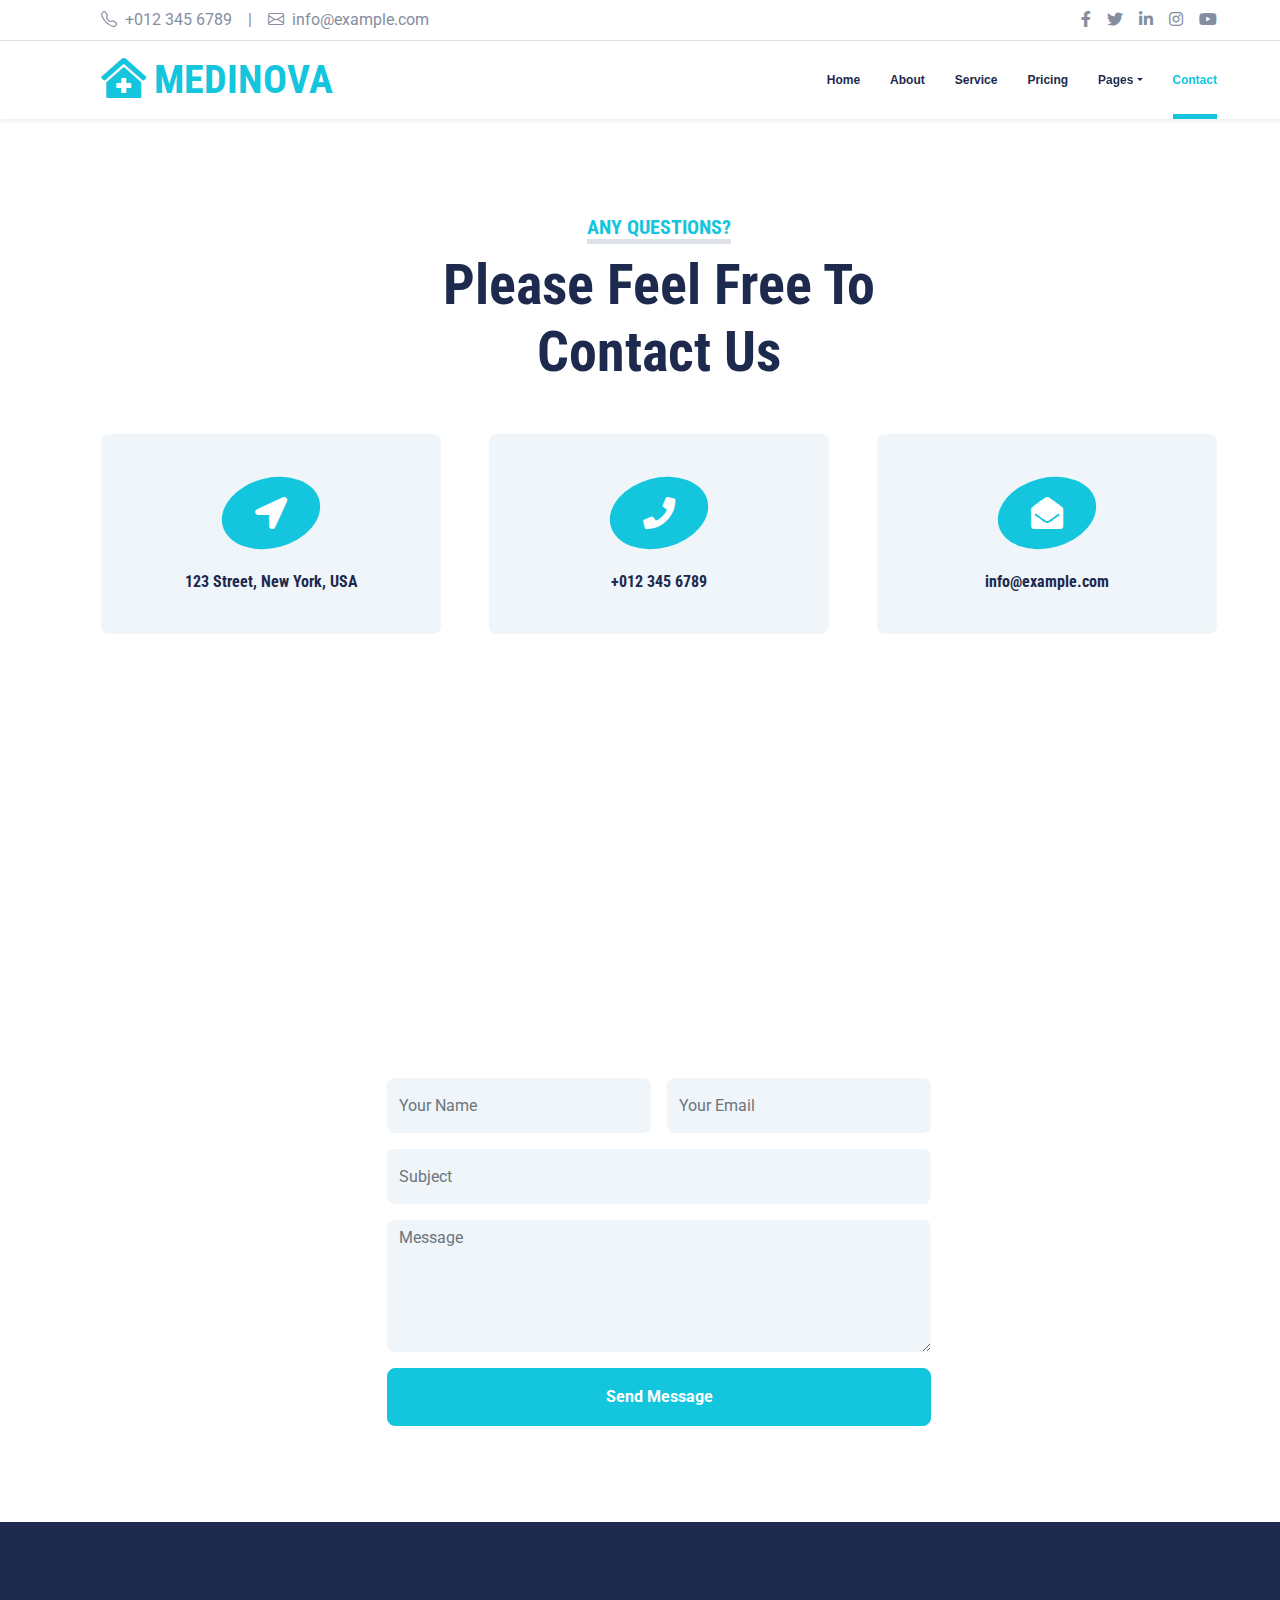
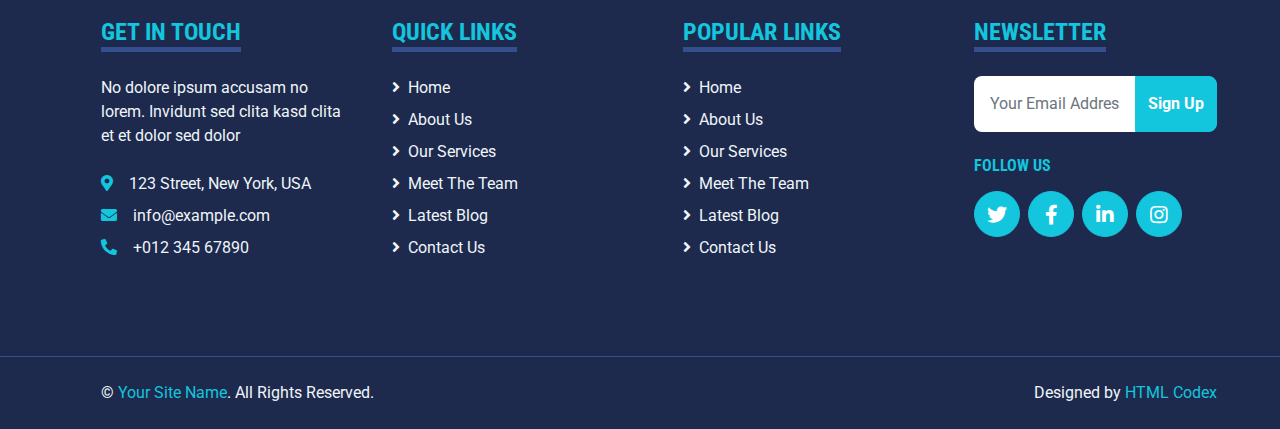
<file: contact.html>
<!DOCTYPE html>
<html lang="en">

<head>
    <meta charset="utf-8">
    <title>MEDINOVA - Hospital Website Template</title>
    <meta content="width=device-width, initial-scale=1.0" name="viewport">
    <meta content="Free HTML Templates" name="keywords">
    <meta content="Free HTML Templates" name="description">

    <!-- Favicon -->
    <link href="img/favicon.ico" rel="icon">

    <!-- Google Web Fonts -->
    <link rel="preconnect" href="https://fonts.gstatic.com">
    <link href="https://fonts.googleapis.com/css2?family=Roboto+Condensed:wght@400;700&family=Roboto:wght@400;700&display=swap" rel="stylesheet">  

    <!-- Icon Font Stylesheet -->
    <link href="https://cdnjs.cloudflare.com/ajax/libs/font-awesome/5.15.0/css/all.min.css" rel="stylesheet">
    <link href="https://cdn.jsdelivr.net/npm/bootstrap-icons@1.4.1/font/bootstrap-icons.css" rel="stylesheet">

    <!-- Libraries Stylesheet -->
    <link href="lib/owlcarousel/assets/owl.carousel.min.css" rel="stylesheet">
    <link href="lib/tempusdominus/css/tempusdominus-bootstrap-4.min.css" rel="stylesheet" />

    <!-- Customized Bootstrap Stylesheet -->
    <link href="css/bootstrap.min.css" rel="stylesheet">

    <!-- Template Stylesheet -->
    <link href="css/style.css" rel="stylesheet">
</head>

<body>
    <!-- Topbar Start -->
    <div class="container-fluid py-2 border-bottom d-none d-lg-block">
        <div class="container">
            <div class="row">
                <div class="col-md-6 text-center text-lg-start mb-2 mb-lg-0">
                    <div class="d-inline-flex align-items-center">
                        <a class="text-decoration-none text-body pe-3" href=""><i class="bi bi-telephone me-2"></i>+012 345 6789</a>
                        <span class="text-body">|</span>
                        <a class="text-decoration-none text-body px-3" href=""><i class="bi bi-envelope me-2"></i>info@example.com</a>
                    </div>
                </div>
                <div class="col-md-6 text-center text-lg-end">
                    <div class="d-inline-flex align-items-center">
                        <a class="text-body px-2" href="">
                            <i class="fab fa-facebook-f"></i>
                        </a>
                        <a class="text-body px-2" href="">
                            <i class="fab fa-twitter"></i>
                        </a>
                        <a class="text-body px-2" href="">
                            <i class="fab fa-linkedin-in"></i>
                        </a>
                        <a class="text-body px-2" href="">
                            <i class="fab fa-instagram"></i>
                        </a>
                        <a class="text-body ps-2" href="">
                            <i class="fab fa-youtube"></i>
                        </a>
                    </div>
                </div>
            </div>
        </div>
    </div>
    <!-- Topbar End -->


    <!-- Navbar Start -->
    <div class="container-fluid sticky-top bg-white shadow-sm mb-5">
        <div class="container">
            <nav class="navbar navbar-expand-lg bg-white navbar-light py-3 py-lg-0">
                <a href="index.html" class="navbar-brand">
                    <h1 class="m-0 text-uppercase text-primary"><i class="fa fa-clinic-medical me-2"></i>Medinova</h1>
                </a>
                <button class="navbar-toggler" type="button" data-bs-toggle="collapse" data-bs-target="#navbarCollapse">
                    <span class="navbar-toggler-icon"></span>
                </button>
                <div class="collapse navbar-collapse" id="navbarCollapse">
                    <div class="navbar-nav ms-auto py-0">
                        <a href="index.html" class="nav-item nav-link">Home</a>
                        <a href="about.html" class="nav-item nav-link">About</a>
                        <a href="service.html" class="nav-item nav-link">Service</a>
                        <a href="price.html" class="nav-item nav-link">Pricing</a>
                        <div class="nav-item dropdown">
                            <a href="#" class="nav-link dropdown-toggle" data-bs-toggle="dropdown">Pages</a>
                            <div class="dropdown-menu m-0">
                                <a href="blog.html" class="dropdown-item">Blog Grid</a>
                                <a href="detail.html" class="dropdown-item">Blog Detail</a>
                                <a href="team.html" class="dropdown-item">The Team</a>
                                <a href="testimonial.html" class="dropdown-item">Testimonial</a>
                                <a href="appointment.html" class="dropdown-item">Appointment</a>
                                <a href="search.html" class="dropdown-item">Search</a>
                            </div>
                        </div>
                        <a href="contact.html" class="nav-item nav-link active">Contact</a>
                    </div>
                </div>
            </nav>
        </div>
    </div>
    <!-- Navbar End -->


    <!-- Contact Start -->
    <div class="container-fluid pt-5">
        <div class="container">
            <div class="text-center mx-auto mb-5" style="max-width: 500px;">
                <h5 class="d-inline-block text-primary text-uppercase border-bottom border-5">Any Questions?</h5>
                <h1 class="display-4">Please Feel Free To Contact Us</h1>
            </div>
            <div class="row g-5 mb-5">
                <div class="col-lg-4">
                    <div class="bg-light rounded d-flex flex-column align-items-center justify-content-center text-center" style="height: 200px;">
                        <div class="d-flex align-items-center justify-content-center bg-primary rounded-circle mb-4" style="width: 100px; height: 70px; transform: rotate(-15deg);">
                            <i class="fa fa-2x fa-location-arrow text-white" style="transform: rotate(15deg);"></i>
                        </div>
                        <h6 class="mb-0">123 Street, New York, USA</h6>
                    </div>
                </div>
                <div class="col-lg-4">
                    <div class="bg-light rounded d-flex flex-column align-items-center justify-content-center text-center" style="height: 200px;">
                        <div class="d-flex align-items-center justify-content-center bg-primary rounded-circle mb-4" style="width: 100px; height: 70px; transform: rotate(-15deg);">
                            <i class="fa fa-2x fa-phone text-white" style="transform: rotate(15deg);"></i>
                        </div>
                        <h6 class="mb-0">+012 345 6789</h6>
                    </div>
                </div>
                <div class="col-lg-4">
                    <div class="bg-light rounded d-flex flex-column align-items-center justify-content-center text-center" style="height: 200px;">
                        <div class="d-flex align-items-center justify-content-center bg-primary rounded-circle mb-4" style="width: 100px; height: 70px; transform: rotate(-15deg);">
                            <i class="fa fa-2x fa-envelope-open text-white" style="transform: rotate(15deg);"></i>
                        </div>
                        <h6 class="mb-0">info@example.com</h6>
                    </div>
                </div>
            </div>
            <div class="row">
                <div class="col-12" style="height: 500px;">
                    <div class="position-relative h-100">
                        <iframe class="position-relative w-100 h-100"
                            src="https://www.google.com/maps/embed?pb=!1m18!1m12!1m3!1d3001156.4288297426!2d-78.01371936852176!3d42.72876761954724!2m3!1f0!2f0!3f0!3m2!1i1024!2i768!4f13.1!3m3!1m2!1s0x4ccc4bf0f123a5a9%3A0xddcfc6c1de189567!2sNew%20York%2C%20USA!5e0!3m2!1sen!2sbd!4v1603794290143!5m2!1sen!2sbd"
                            frameborder="0" style="border:0;" allowfullscreen="" aria-hidden="false"
                            tabindex="0"></iframe>
                    </div>
                </div>
            </div>
            <div class="row justify-content-center position-relative" style="margin-top: -200px; z-index: 1;">
                <div class="col-lg-8">
                    <div class="bg-white rounded p-5 m-5 mb-0">
                        <form>
                            <div class="row g-3">
                                <div class="col-12 col-sm-6">
                                    <input type="text" class="form-control bg-light border-0" placeholder="Your Name" style="height: 55px;">
                                </div>
                                <div class="col-12 col-sm-6">
                                    <input type="email" class="form-control bg-light border-0" placeholder="Your Email" style="height: 55px;">
                                </div>
                                <div class="col-12">
                                    <input type="text" class="form-control bg-light border-0" placeholder="Subject" style="height: 55px;">
                                </div>
                                <div class="col-12">
                                    <textarea class="form-control bg-light border-0" rows="5" placeholder="Message"></textarea>
                                </div>
                                <div class="col-12">
                                    <button class="btn btn-primary w-100 py-3" type="submit">Send Message</button>
                                </div>
                            </div>
                        </form>
                    </div>
                </div>
            </div>
        </div>
    </div>
    <!-- Contact End -->


    <!-- Footer Start -->
    <div class="container-fluid bg-dark text-light mt-5 py-5">
        <div class="container py-5">
            <div class="row g-5">
                <div class="col-lg-3 col-md-6">
                    <h4 class="d-inline-block text-primary text-uppercase border-bottom border-5 border-secondary mb-4">Get In Touch</h4>
                    <p class="mb-4">No dolore ipsum accusam no lorem. Invidunt sed clita kasd clita et et dolor sed dolor</p>
                    <p class="mb-2"><i class="fa fa-map-marker-alt text-primary me-3"></i>123 Street, New York, USA</p>
                    <p class="mb-2"><i class="fa fa-envelope text-primary me-3"></i>info@example.com</p>
                    <p class="mb-0"><i class="fa fa-phone-alt text-primary me-3"></i>+012 345 67890</p>
                </div>
                <div class="col-lg-3 col-md-6">
                    <h4 class="d-inline-block text-primary text-uppercase border-bottom border-5 border-secondary mb-4">Quick Links</h4>
                    <div class="d-flex flex-column justify-content-start">
                        <a class="text-light mb-2" href="#"><i class="fa fa-angle-right me-2"></i>Home</a>
                        <a class="text-light mb-2" href="#"><i class="fa fa-angle-right me-2"></i>About Us</a>
                        <a class="text-light mb-2" href="#"><i class="fa fa-angle-right me-2"></i>Our Services</a>
                        <a class="text-light mb-2" href="#"><i class="fa fa-angle-right me-2"></i>Meet The Team</a>
                        <a class="text-light mb-2" href="#"><i class="fa fa-angle-right me-2"></i>Latest Blog</a>
                        <a class="text-light" href="#"><i class="fa fa-angle-right me-2"></i>Contact Us</a>
                    </div>
                </div>
                <div class="col-lg-3 col-md-6">
                    <h4 class="d-inline-block text-primary text-uppercase border-bottom border-5 border-secondary mb-4">Popular Links</h4>
                    <div class="d-flex flex-column justify-content-start">
                        <a class="text-light mb-2" href="#"><i class="fa fa-angle-right me-2"></i>Home</a>
                        <a class="text-light mb-2" href="#"><i class="fa fa-angle-right me-2"></i>About Us</a>
                        <a class="text-light mb-2" href="#"><i class="fa fa-angle-right me-2"></i>Our Services</a>
                        <a class="text-light mb-2" href="#"><i class="fa fa-angle-right me-2"></i>Meet The Team</a>
                        <a class="text-light mb-2" href="#"><i class="fa fa-angle-right me-2"></i>Latest Blog</a>
                        <a class="text-light" href="#"><i class="fa fa-angle-right me-2"></i>Contact Us</a>
                    </div>
                </div>
                <div class="col-lg-3 col-md-6">
                    <h4 class="d-inline-block text-primary text-uppercase border-bottom border-5 border-secondary mb-4">Newsletter</h4>
                    <form action="">
                        <div class="input-group">
                            <input type="text" class="form-control p-3 border-0" placeholder="Your Email Address">
                            <button class="btn btn-primary">Sign Up</button>
                        </div>
                    </form>
                    <h6 class="text-primary text-uppercase mt-4 mb-3">Follow Us</h6>
                    <div class="d-flex">
                        <a class="btn btn-lg btn-primary btn-lg-square rounded-circle me-2" href="#"><i class="fab fa-twitter"></i></a>
                        <a class="btn btn-lg btn-primary btn-lg-square rounded-circle me-2" href="#"><i class="fab fa-facebook-f"></i></a>
                        <a class="btn btn-lg btn-primary btn-lg-square rounded-circle me-2" href="#"><i class="fab fa-linkedin-in"></i></a>
                        <a class="btn btn-lg btn-primary btn-lg-square rounded-circle" href="#"><i class="fab fa-instagram"></i></a>
                    </div>
                </div>
            </div>
        </div>
    </div>
    <div class="container-fluid bg-dark text-light border-top border-secondary py-4">
        <div class="container">
            <div class="row g-5">
                <div class="col-md-6 text-center text-md-start">
                    <p class="mb-md-0">&copy; <a class="text-primary" href="#">Your Site Name</a>. All Rights Reserved.</p>
                </div>
                <div class="col-md-6 text-center text-md-end">
                    <p class="mb-0">Designed by <a class="text-primary" href="https://htmlcodex.com">HTML Codex</a></p>
                </div>
            </div>
        </div>
    </div>
    <!-- Footer End -->


    <!-- Back to Top -->
    <a href="#" class="btn btn-lg btn-primary btn-lg-square back-to-top"><i class="bi bi-arrow-up"></i></a>


    <!-- JavaScript Libraries -->
    <script src="https://code.jquery.com/jquery-3.4.1.min.js"></script>
    <script src="https://cdn.jsdelivr.net/npm/bootstrap@5.0.0/dist/js/bootstrap.bundle.min.js"></script>
    <script src="lib/easing/easing.min.js"></script>
    <script src="lib/waypoints/waypoints.min.js"></script>
    <script src="lib/owlcarousel/owl.carousel.min.js"></script>
    <script src="lib/tempusdominus/js/moment.min.js"></script>
    <script src="lib/tempusdominus/js/moment-timezone.min.js"></script>
    <script src="lib/tempusdominus/js/tempusdominus-bootstrap-4.min.js"></script>

    <!-- Template Javascript -->
    <script src="js/main.js"></script>
</body>

</html>
</file>
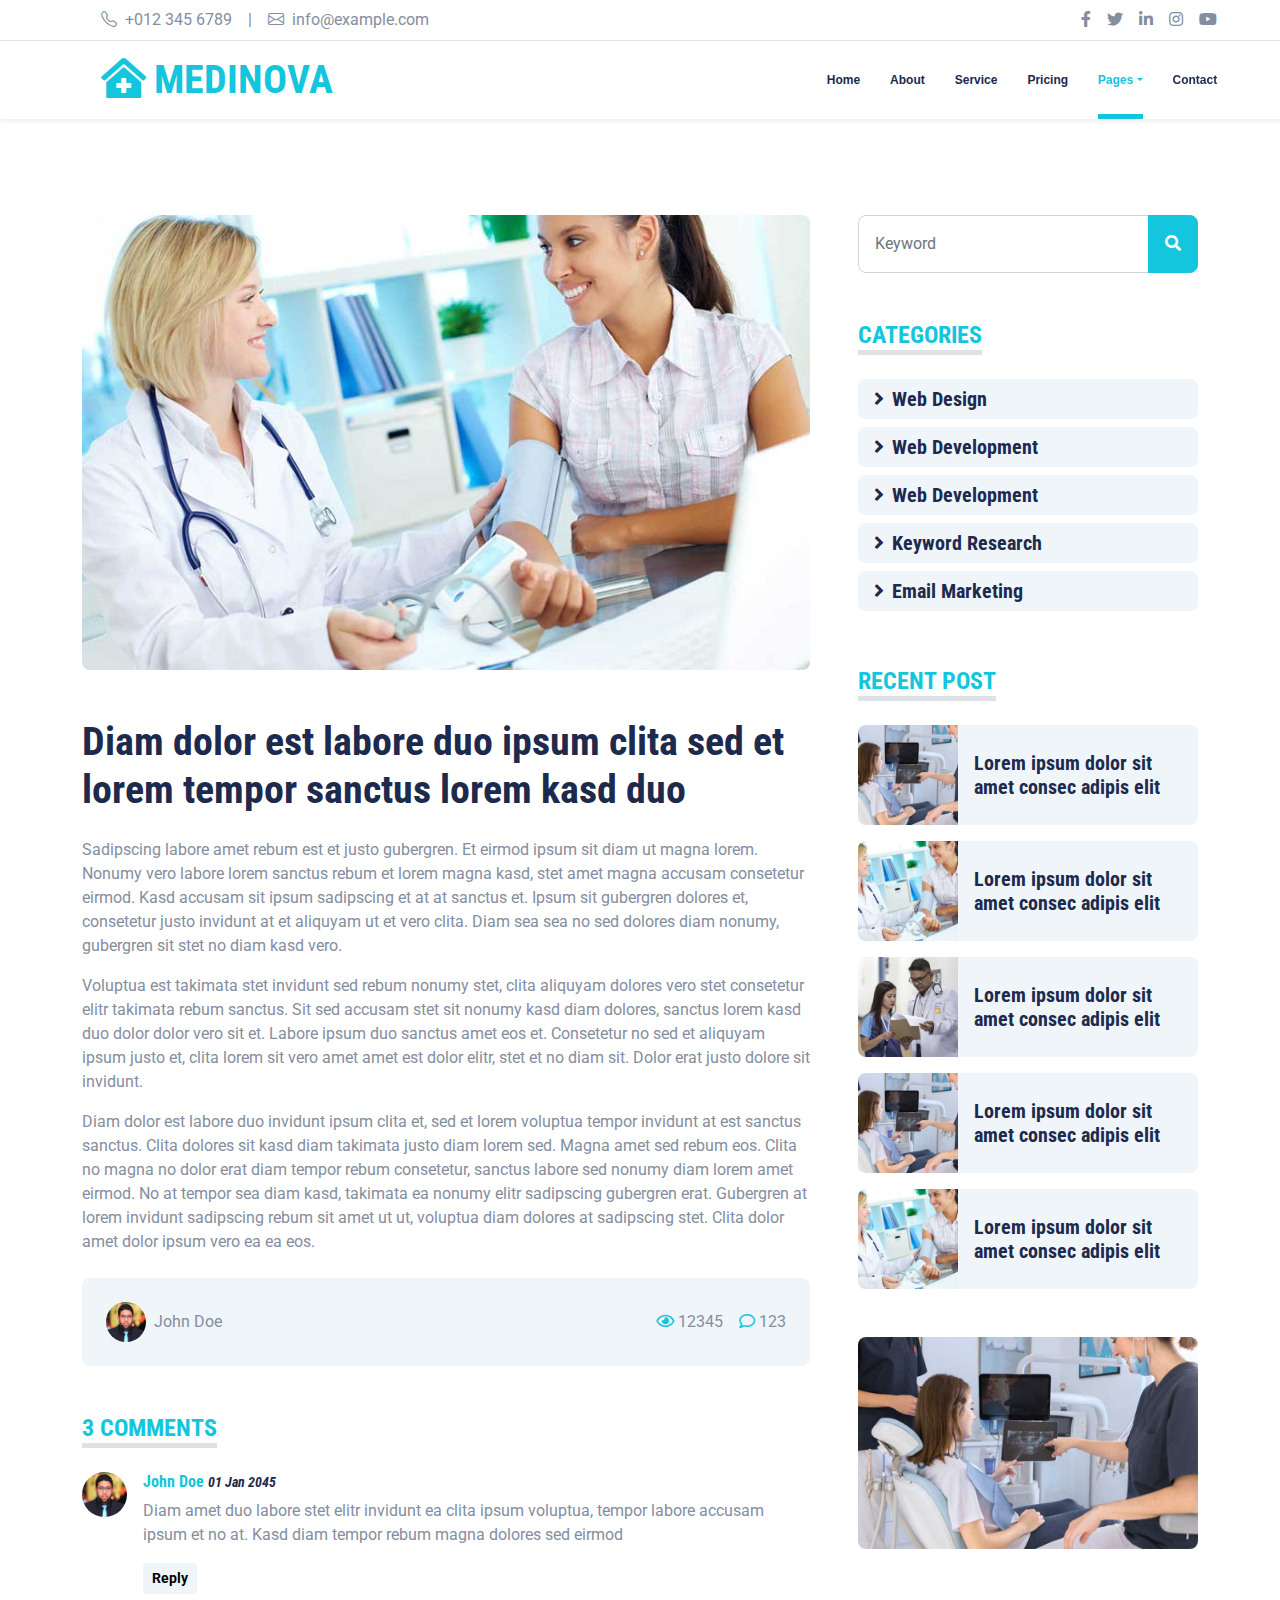
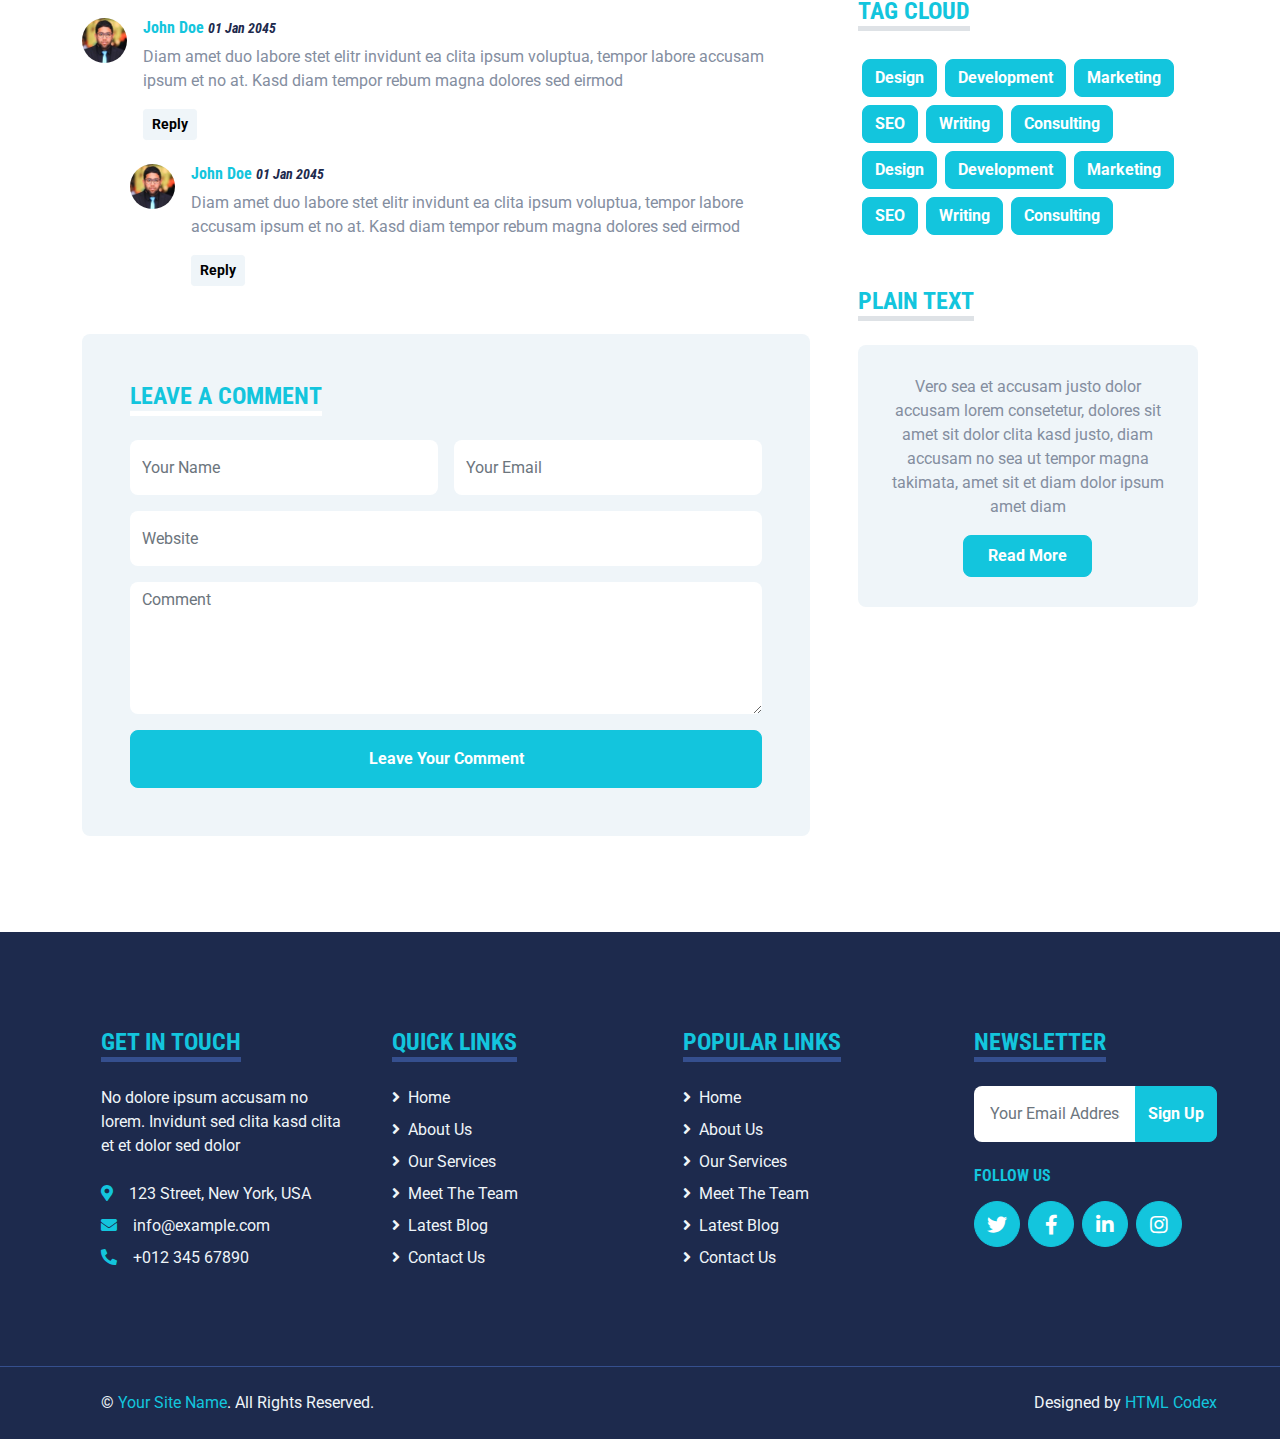
<file: detail.html>
<!DOCTYPE html>
<html lang="en">

<head>
    <meta charset="utf-8">
    <title>MEDINOVA - Hospital Website Template</title>
    <meta content="width=device-width, initial-scale=1.0" name="viewport">
    <meta content="Free HTML Templates" name="keywords">
    <meta content="Free HTML Templates" name="description">

    <!-- Favicon -->
    <link href="img/favicon.ico" rel="icon">

    <!-- Google Web Fonts -->
    <link rel="preconnect" href="https://fonts.gstatic.com">
    <link href="https://fonts.googleapis.com/css2?family=Roboto+Condensed:wght@400;700&family=Roboto:wght@400;700&display=swap" rel="stylesheet">  

    <!-- Icon Font Stylesheet -->
    <link href="https://cdnjs.cloudflare.com/ajax/libs/font-awesome/5.15.0/css/all.min.css" rel="stylesheet">
    <link href="https://cdn.jsdelivr.net/npm/bootstrap-icons@1.4.1/font/bootstrap-icons.css" rel="stylesheet">

    <!-- Libraries Stylesheet -->
    <link href="lib/owlcarousel/assets/owl.carousel.min.css" rel="stylesheet">
    <link href="lib/tempusdominus/css/tempusdominus-bootstrap-4.min.css" rel="stylesheet" />

    <!-- Customized Bootstrap Stylesheet -->
    <link href="css/bootstrap.min.css" rel="stylesheet">

    <!-- Template Stylesheet -->
    <link href="css/style.css" rel="stylesheet">
</head>

<body>
    <!-- Topbar Start -->
    <div class="container-fluid py-2 border-bottom d-none d-lg-block">
        <div class="container">
            <div class="row">
                <div class="col-md-6 text-center text-lg-start mb-2 mb-lg-0">
                    <div class="d-inline-flex align-items-center">
                        <a class="text-decoration-none text-body pe-3" href=""><i class="bi bi-telephone me-2"></i>+012 345 6789</a>
                        <span class="text-body">|</span>
                        <a class="text-decoration-none text-body px-3" href=""><i class="bi bi-envelope me-2"></i>info@example.com</a>
                    </div>
                </div>
                <div class="col-md-6 text-center text-lg-end">
                    <div class="d-inline-flex align-items-center">
                        <a class="text-body px-2" href="">
                            <i class="fab fa-facebook-f"></i>
                        </a>
                        <a class="text-body px-2" href="">
                            <i class="fab fa-twitter"></i>
                        </a>
                        <a class="text-body px-2" href="">
                            <i class="fab fa-linkedin-in"></i>
                        </a>
                        <a class="text-body px-2" href="">
                            <i class="fab fa-instagram"></i>
                        </a>
                        <a class="text-body ps-2" href="">
                            <i class="fab fa-youtube"></i>
                        </a>
                    </div>
                </div>
            </div>
        </div>
    </div>
    <!-- Topbar End -->


    <!-- Navbar Start -->
    <div class="container-fluid sticky-top bg-white shadow-sm mb-5">
        <div class="container">
            <nav class="navbar navbar-expand-lg bg-white navbar-light py-3 py-lg-0">
                <a href="index.html" class="navbar-brand">
                    <h1 class="m-0 text-uppercase text-primary"><i class="fa fa-clinic-medical me-2"></i>Medinova</h1>
                </a>
                <button class="navbar-toggler" type="button" data-bs-toggle="collapse" data-bs-target="#navbarCollapse">
                    <span class="navbar-toggler-icon"></span>
                </button>
                <div class="collapse navbar-collapse" id="navbarCollapse">
                    <div class="navbar-nav ms-auto py-0">
                        <a href="index.html" class="nav-item nav-link">Home</a>
                        <a href="about.html" class="nav-item nav-link">About</a>
                        <a href="service.html" class="nav-item nav-link">Service</a>
                        <a href="price.html" class="nav-item nav-link">Pricing</a>
                        <div class="nav-item dropdown">
                            <a href="#" class="nav-link dropdown-toggle active" data-bs-toggle="dropdown">Pages</a>
                            <div class="dropdown-menu m-0">
                                <a href="blog.html" class="dropdown-item">Blog Grid</a>
                                <a href="detail.html" class="dropdown-item active">Blog Detail</a>
                                <a href="team.html" class="dropdown-item">The Team</a>
                                <a href="testimonial.html" class="dropdown-item">Testimonial</a>
                                <a href="appointment.html" class="dropdown-item">Appointment</a>
                                <a href="search.html" class="dropdown-item">Search</a>
                            </div>
                        </div>
                        <a href="contact.html" class="nav-item nav-link">Contact</a>
                    </div>
                </div>
            </nav>
        </div>
    </div>
    <!-- Navbar End -->


    <!-- Blog Start -->
    <div class="container py-5">
        <div class="row g-5">
            <div class="col-lg-8">
                <!-- Blog Detail Start -->
                <div class="mb-5">
                    <img class="img-fluid w-100 rounded mb-5" src="img/blog-2.jpg" alt="">
                    <h1 class="mb-4">Diam dolor est labore duo ipsum clita sed et lorem tempor sanctus lorem kasd duo</h1>
                    <p>Sadipscing labore amet rebum est et justo gubergren. Et eirmod ipsum sit diam ut
                        magna lorem. Nonumy vero labore lorem sanctus rebum et lorem magna kasd, stet
                        amet magna accusam consetetur eirmod. Kasd accusam sit ipsum sadipscing et at at
                        sanctus et. Ipsum sit gubergren dolores et, consetetur justo invidunt at et
                        aliquyam ut et vero clita. Diam sea sea no sed dolores diam nonumy, gubergren
                        sit stet no diam kasd vero.</p>
                    <p>Voluptua est takimata stet invidunt sed rebum nonumy stet, clita aliquyam dolores
                        vero stet consetetur elitr takimata rebum sanctus. Sit sed accusam stet sit
                        nonumy kasd diam dolores, sanctus lorem kasd duo dolor dolor vero sit et. Labore
                        ipsum duo sanctus amet eos et. Consetetur no sed et aliquyam ipsum justo et,
                        clita lorem sit vero amet amet est dolor elitr, stet et no diam sit. Dolor erat
                        justo dolore sit invidunt.</p>
                    <p>Diam dolor est labore duo invidunt ipsum clita et, sed et lorem voluptua tempor
                        invidunt at est sanctus sanctus. Clita dolores sit kasd diam takimata justo diam
                        lorem sed. Magna amet sed rebum eos. Clita no magna no dolor erat diam tempor
                        rebum consetetur, sanctus labore sed nonumy diam lorem amet eirmod. No at tempor
                        sea diam kasd, takimata ea nonumy elitr sadipscing gubergren erat. Gubergren at
                        lorem invidunt sadipscing rebum sit amet ut ut, voluptua diam dolores at
                        sadipscing stet. Clita dolor amet dolor ipsum vero ea ea eos.</p>
                    <div class="d-flex justify-content-between bg-light rounded p-4 mt-4 mb-4">
                        <div class="d-flex align-items-center">
                            <img class="rounded-circle me-2" src="img/user.jpg" width="40" height="40" alt="">
                            <span>John Doe</span>
                        </div>
                        <div class="d-flex align-items-center">
                            <span class="ms-3"><i class="far fa-eye text-primary me-1"></i>12345</span>
                            <span class="ms-3"><i class="far fa-comment text-primary me-1"></i>123</span>
                        </div>
                    </div>
                </div>
                <!-- Blog Detail End -->

                <!-- Comment List Start -->
                <div class="mb-5">
                    <h4 class="d-inline-block text-primary text-uppercase border-bottom border-5 mb-4">3 Comments</h4>
                    <div class="d-flex mb-4">
                        <img src="img/user.jpg" class="img-fluid rounded-circle" style="width: 45px; height: 45px;">
                        <div class="ps-3">
                            <h6><a href="">John Doe</a> <small><i>01 Jan 2045</i></small></h6>
                            <p>Diam amet duo labore stet elitr invidunt ea clita ipsum voluptua, tempor labore
                                accusam ipsum et no at. Kasd diam tempor rebum magna dolores sed eirmod</p>
                            <button class="btn btn-sm btn-light">Reply</button>
                        </div>
                    </div>
                    <div class="d-flex mb-4">
                        <img src="img/user.jpg" class="img-fluid rounded-circle" style="width: 45px; height: 45px;">
                        <div class="ps-3">
                            <h6><a href="">John Doe</a> <small><i>01 Jan 2045</i></small></h6>
                            <p>Diam amet duo labore stet elitr invidunt ea clita ipsum voluptua, tempor labore
                                accusam ipsum et no at. Kasd diam tempor rebum magna dolores sed eirmod</p>
                            <button class="btn btn-sm btn-light">Reply</button>
                        </div>
                    </div>
                    <div class="d-flex ms-5 mb-4">
                        <img src="img/user.jpg" class="img-fluid rounded-circle" style="width: 45px; height: 45px;">
                        <div class="ps-3">
                            <h6><a href="">John Doe</a> <small><i>01 Jan 2045</i></small></h6>
                            <p>Diam amet duo labore stet elitr invidunt ea clita ipsum voluptua, tempor labore
                                accusam ipsum et no at. Kasd diam tempor rebum magna dolores sed eirmod</p>
                            <button class="btn btn-sm btn-light">Reply</button>
                        </div>
                    </div>
                </div>
                <!-- Comment List End -->

                <!-- Comment Form Start -->
                <div class="bg-light rounded p-5">
                    <h4 class="d-inline-block text-primary text-uppercase border-bottom border-5 border-white mb-4">Leave a comment</h4>
                    <form>
                        <div class="row g-3">
                            <div class="col-12 col-sm-6">
                                <input type="text" class="form-control bg-white border-0" placeholder="Your Name" style="height: 55px;">
                            </div>
                            <div class="col-12 col-sm-6">
                                <input type="email" class="form-control bg-white border-0" placeholder="Your Email" style="height: 55px;">
                            </div>
                            <div class="col-12">
                                <input type="text" class="form-control bg-white border-0" placeholder="Website" style="height: 55px;">
                            </div>
                            <div class="col-12">
                                <textarea class="form-control bg-white border-0" rows="5" placeholder="Comment"></textarea>
                            </div>
                            <div class="col-12">
                                <button class="btn btn-primary w-100 py-3" type="submit">Leave Your Comment</button>
                            </div>
                        </div>
                    </form>
                </div>
                <!-- Comment Form End -->
            </div>

            <!-- Sidebar Start -->
            <div class="col-lg-4">
                <!-- Search Form Start -->
                <div class="mb-5">
                    <div class="input-group">
                        <input type="text" class="form-control p-3" placeholder="Keyword">
                        <button class="btn btn-primary px-3"><i class="fa fa-search"></i></button>
                    </div>
                </div>
                <!-- Search Form End -->

                <!-- Category Start -->
                <div class="mb-5">
                    <h4 class="d-inline-block text-primary text-uppercase border-bottom border-5 mb-4">Categories</h4>
                    <div class="d-flex flex-column justify-content-start">
                        <a class="h5 bg-light rounded py-2 px-3 mb-2" href="#"><i class="fa fa-angle-right me-2"></i>Web Design</a>
                        <a class="h5 bg-light rounded py-2 px-3 mb-2" href="#"><i class="fa fa-angle-right me-2"></i>Web Development</a>
                        <a class="h5 bg-light rounded py-2 px-3 mb-2" href="#"><i class="fa fa-angle-right me-2"></i>Web Development</a>
                        <a class="h5 bg-light rounded py-2 px-3 mb-2" href="#"><i class="fa fa-angle-right me-2"></i>Keyword Research</a>
                        <a class="h5 bg-light rounded py-2 px-3 mb-2" href="#"><i class="fa fa-angle-right me-2"></i>Email Marketing</a>
                    </div>
                </div>
                <!-- Category End -->

                <!-- Recent Post Start -->
                <div class="mb-5">
                    <h4 class="d-inline-block text-primary text-uppercase border-bottom border-5 mb-4">Recent Post</h4>
                    <div class="d-flex rounded overflow-hidden mb-3">
                        <img class="img-fluid" src="img/blog-1.jpg" style="width: 100px; height: 100px; object-fit: cover;" alt="">
                        <a href="" class="h5 d-flex align-items-center bg-light px-3 mb-0">Lorem ipsum dolor sit amet consec adipis elit
                        </a>
                    </div>
                    <div class="d-flex rounded overflow-hidden mb-3">
                        <img class="img-fluid" src="img/blog-2.jpg" style="width: 100px; height: 100px; object-fit: cover;" alt="">
                        <a href="" class="h5 d-flex align-items-center bg-light px-3 mb-0">Lorem ipsum dolor sit amet consec adipis elit
                        </a>
                    </div>
                    <div class="d-flex rounded overflow-hidden mb-3">
                        <img class="img-fluid" src="img/blog-3.jpg" style="width: 100px; height: 100px; object-fit: cover;" alt="">
                        <a href="" class="h5 d-flex align-items-center bg-light px-3 mb-0">Lorem ipsum dolor sit amet consec adipis elit
                        </a>
                    </div>
                    <div class="d-flex rounded overflow-hidden mb-3">
                        <img class="img-fluid" src="img/blog-1.jpg" style="width: 100px; height: 100px; object-fit: cover;" alt="">
                        <a href="" class="h5 d-flex align-items-center bg-light px-3 mb-0">Lorem ipsum dolor sit amet consec adipis elit
                        </a>
                    </div>
                    <div class="d-flex rounded overflow-hidden mb-3">
                        <img class="img-fluid" src="img/blog-2.jpg" style="width: 100px; height: 100px; object-fit: cover;" alt="">
                        <a href="" class="h5 d-flex align-items-center bg-light px-3 mb-0">Lorem ipsum dolor sit amet consec adipis elit
                        </a>
                    </div>
                </div>
                <!-- Recent Post End -->

                <!-- Image Start -->
                <div class="mb-5">
                    <img src="img/blog-1.jpg" alt="" class="img-fluid rounded">
                </div>
                <!-- Image End -->

                <!-- Tags Start -->
                <div class="mb-5">
                    <h4 class="d-inline-block text-primary text-uppercase border-bottom border-5 mb-4">Tag Cloud</h4>
                    <div class="d-flex flex-wrap m-n1">
                        <a href="" class="btn btn-primary m-1">Design</a>
                        <a href="" class="btn btn-primary m-1">Development</a>
                        <a href="" class="btn btn-primary m-1">Marketing</a>
                        <a href="" class="btn btn-primary m-1">SEO</a>
                        <a href="" class="btn btn-primary m-1">Writing</a>
                        <a href="" class="btn btn-primary m-1">Consulting</a>
                        <a href="" class="btn btn-primary m-1">Design</a>
                        <a href="" class="btn btn-primary m-1">Development</a>
                        <a href="" class="btn btn-primary m-1">Marketing</a>
                        <a href="" class="btn btn-primary m-1">SEO</a>
                        <a href="" class="btn btn-primary m-1">Writing</a>
                        <a href="" class="btn btn-primary m-1">Consulting</a>
                    </div>
                </div>
                <!-- Tags End -->

                <!-- Plain Text Start -->
                <div>
                    <h4 class="d-inline-block text-primary text-uppercase border-bottom border-5 mb-4">Plain Text</h4>
                    <div class="bg-light rounded text-center" style="padding: 30px;">
                        <p>Vero sea et accusam justo dolor accusam lorem consetetur, dolores sit amet sit dolor clita kasd justo, diam accusam no sea ut tempor magna takimata, amet sit et diam dolor ipsum amet diam</p>
                        <a href="" class="btn btn-primary py-2 px-4">Read More</a>
                    </div>
                </div>
                <!-- Plain Text End -->
            </div>
            <!-- Sidebar End -->
        </div>
    </div>
    <!-- Blog End -->


    <!-- Footer Start -->
    <div class="container-fluid bg-dark text-light mt-5 py-5">
        <div class="container py-5">
            <div class="row g-5">
                <div class="col-lg-3 col-md-6">
                    <h4 class="d-inline-block text-primary text-uppercase border-bottom border-5 border-secondary mb-4">Get In Touch</h4>
                    <p class="mb-4">No dolore ipsum accusam no lorem. Invidunt sed clita kasd clita et et dolor sed dolor</p>
                    <p class="mb-2"><i class="fa fa-map-marker-alt text-primary me-3"></i>123 Street, New York, USA</p>
                    <p class="mb-2"><i class="fa fa-envelope text-primary me-3"></i>info@example.com</p>
                    <p class="mb-0"><i class="fa fa-phone-alt text-primary me-3"></i>+012 345 67890</p>
                </div>
                <div class="col-lg-3 col-md-6">
                    <h4 class="d-inline-block text-primary text-uppercase border-bottom border-5 border-secondary mb-4">Quick Links</h4>
                    <div class="d-flex flex-column justify-content-start">
                        <a class="text-light mb-2" href="#"><i class="fa fa-angle-right me-2"></i>Home</a>
                        <a class="text-light mb-2" href="#"><i class="fa fa-angle-right me-2"></i>About Us</a>
                        <a class="text-light mb-2" href="#"><i class="fa fa-angle-right me-2"></i>Our Services</a>
                        <a class="text-light mb-2" href="#"><i class="fa fa-angle-right me-2"></i>Meet The Team</a>
                        <a class="text-light mb-2" href="#"><i class="fa fa-angle-right me-2"></i>Latest Blog</a>
                        <a class="text-light" href="#"><i class="fa fa-angle-right me-2"></i>Contact Us</a>
                    </div>
                </div>
                <div class="col-lg-3 col-md-6">
                    <h4 class="d-inline-block text-primary text-uppercase border-bottom border-5 border-secondary mb-4">Popular Links</h4>
                    <div class="d-flex flex-column justify-content-start">
                        <a class="text-light mb-2" href="#"><i class="fa fa-angle-right me-2"></i>Home</a>
                        <a class="text-light mb-2" href="#"><i class="fa fa-angle-right me-2"></i>About Us</a>
                        <a class="text-light mb-2" href="#"><i class="fa fa-angle-right me-2"></i>Our Services</a>
                        <a class="text-light mb-2" href="#"><i class="fa fa-angle-right me-2"></i>Meet The Team</a>
                        <a class="text-light mb-2" href="#"><i class="fa fa-angle-right me-2"></i>Latest Blog</a>
                        <a class="text-light" href="#"><i class="fa fa-angle-right me-2"></i>Contact Us</a>
                    </div>
                </div>
                <div class="col-lg-3 col-md-6">
                    <h4 class="d-inline-block text-primary text-uppercase border-bottom border-5 border-secondary mb-4">Newsletter</h4>
                    <form action="">
                        <div class="input-group">
                            <input type="text" class="form-control p-3 border-0" placeholder="Your Email Address">
                            <button class="btn btn-primary">Sign Up</button>
                        </div>
                    </form>
                    <h6 class="text-primary text-uppercase mt-4 mb-3">Follow Us</h6>
                    <div class="d-flex">
                        <a class="btn btn-lg btn-primary btn-lg-square rounded-circle me-2" href="#"><i class="fab fa-twitter"></i></a>
                        <a class="btn btn-lg btn-primary btn-lg-square rounded-circle me-2" href="#"><i class="fab fa-facebook-f"></i></a>
                        <a class="btn btn-lg btn-primary btn-lg-square rounded-circle me-2" href="#"><i class="fab fa-linkedin-in"></i></a>
                        <a class="btn btn-lg btn-primary btn-lg-square rounded-circle" href="#"><i class="fab fa-instagram"></i></a>
                    </div>
                </div>
            </div>
        </div>
    </div>
    <div class="container-fluid bg-dark text-light border-top border-secondary py-4">
        <div class="container">
            <div class="row g-5">
                <div class="col-md-6 text-center text-md-start">
                    <p class="mb-md-0">&copy; <a class="text-primary" href="#">Your Site Name</a>. All Rights Reserved.</p>
                </div>
                <div class="col-md-6 text-center text-md-end">
                    <p class="mb-0">Designed by <a class="text-primary" href="https://htmlcodex.com">HTML Codex</a></p>
                </div>
            </div>
        </div>
    </div>
    <!-- Footer End -->


    <!-- Back to Top -->
    <a href="#" class="btn btn-lg btn-primary btn-lg-square back-to-top"><i class="bi bi-arrow-up"></i></a>


    <!-- JavaScript Libraries -->
    <script src="https://code.jquery.com/jquery-3.4.1.min.js"></script>
    <script src="https://cdn.jsdelivr.net/npm/bootstrap@5.0.0/dist/js/bootstrap.bundle.min.js"></script>
    <script src="lib/easing/easing.min.js"></script>
    <script src="lib/waypoints/waypoints.min.js"></script>
    <script src="lib/owlcarousel/owl.carousel.min.js"></script>
    <script src="lib/tempusdominus/js/moment.min.js"></script>
    <script src="lib/tempusdominus/js/moment-timezone.min.js"></script>
    <script src="lib/tempusdominus/js/tempusdominus-bootstrap-4.min.js"></script>

    <!-- Template Javascript -->
    <script src="js/main.js"></script>
</body>

</html>
</file>
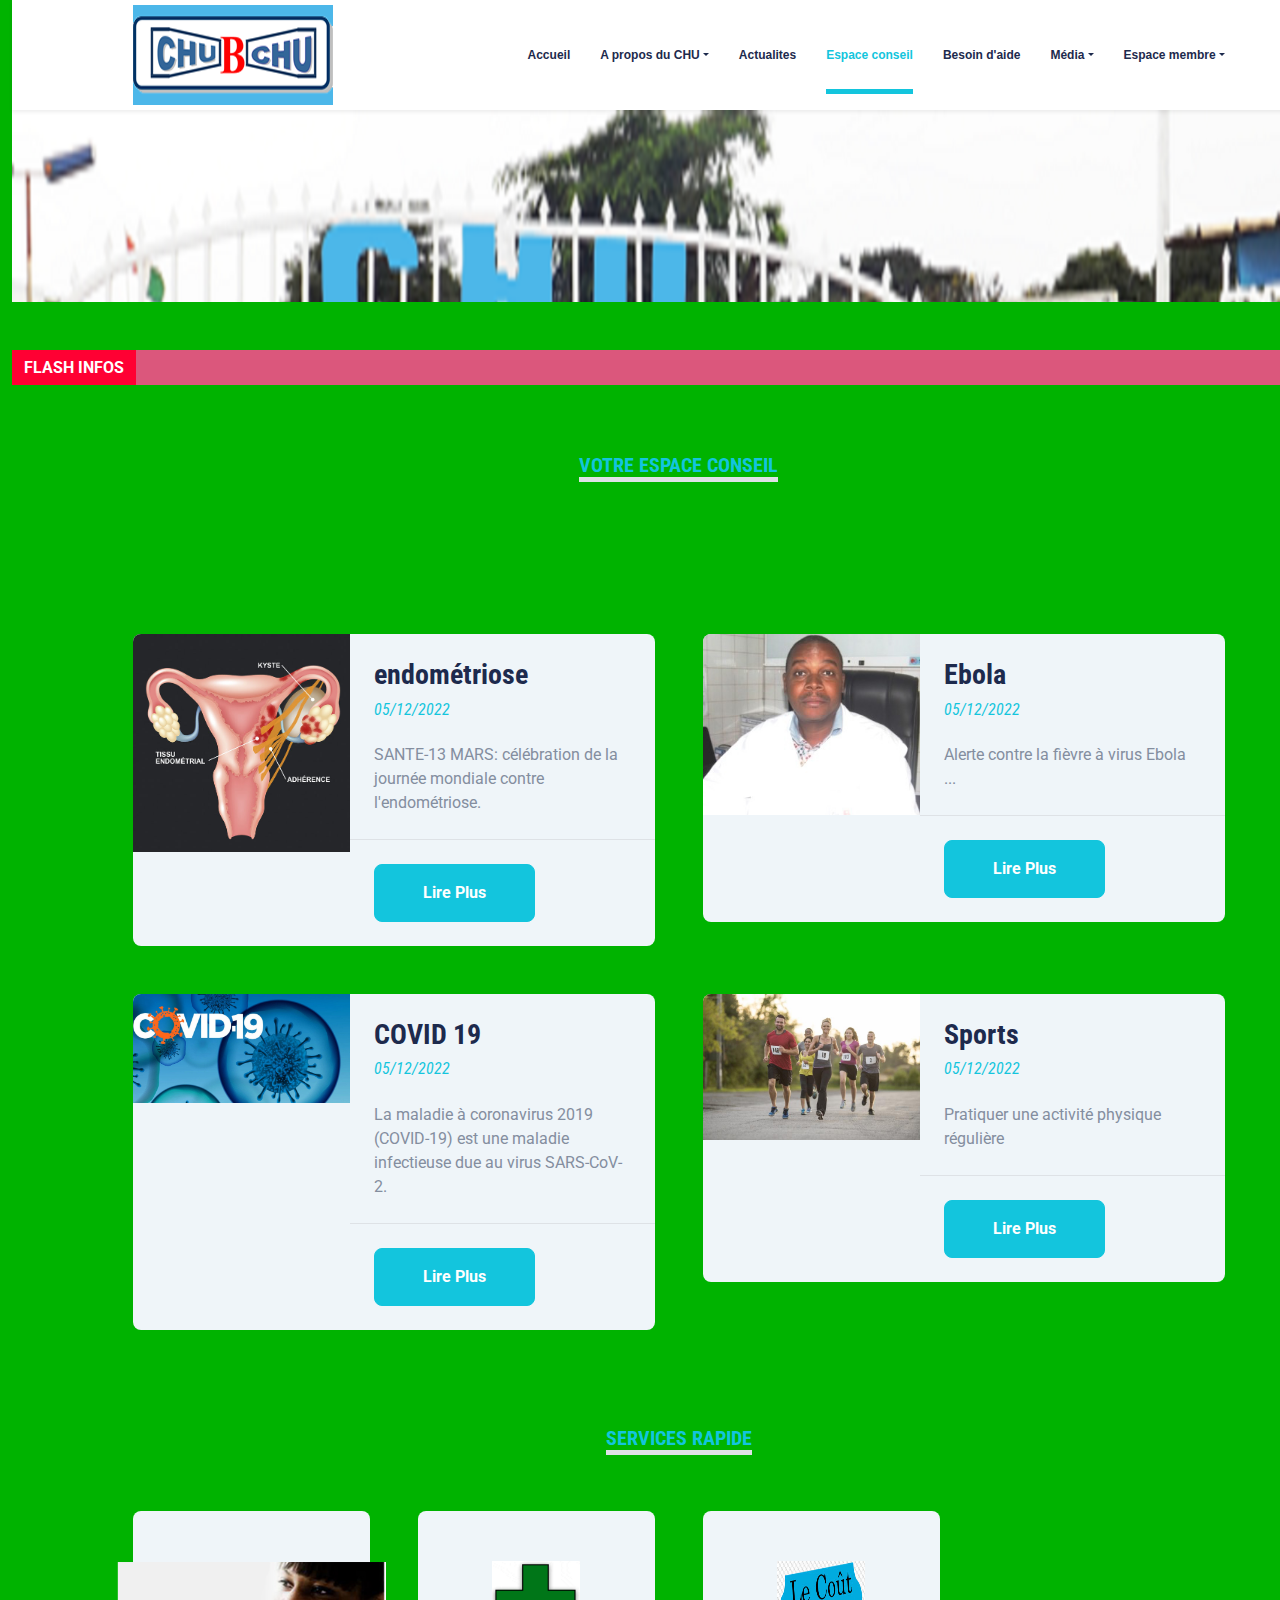
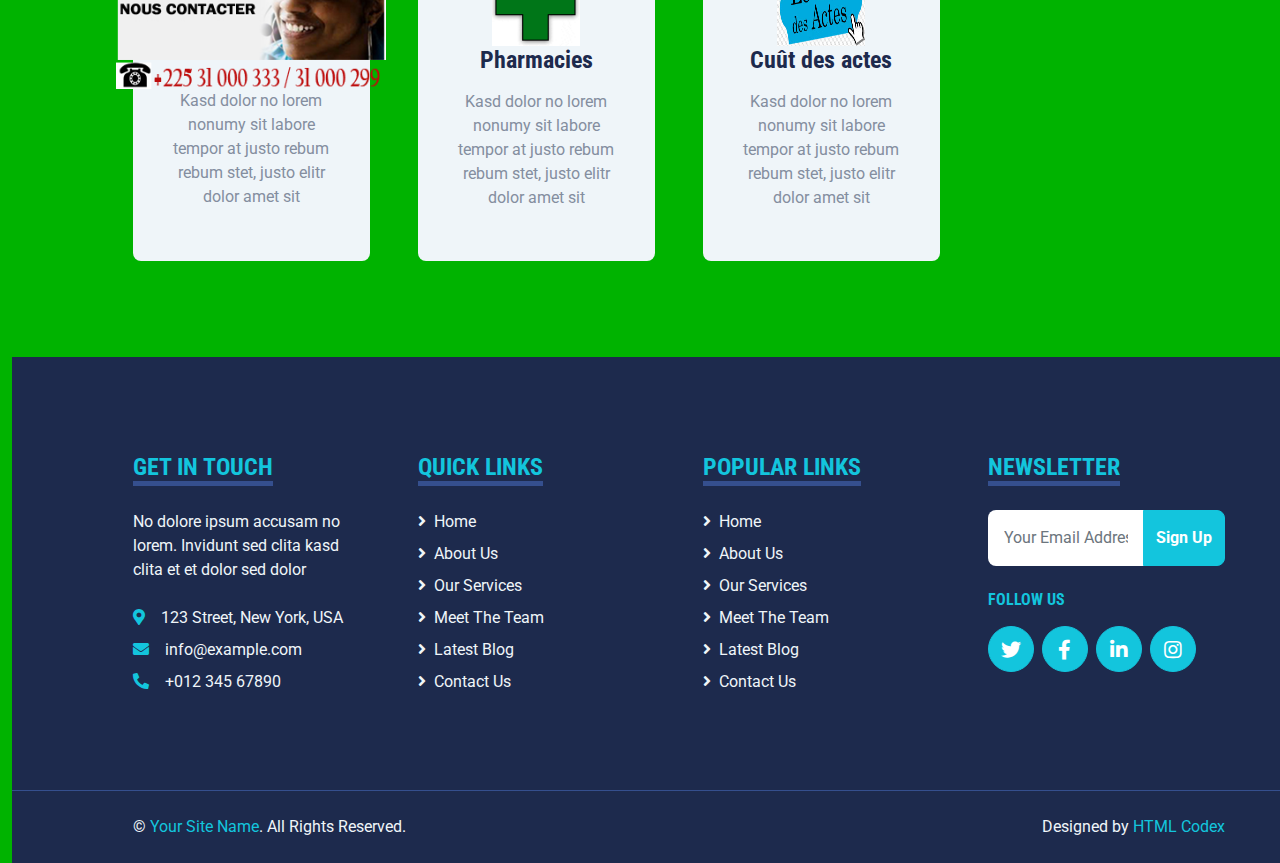
<file: Espace conseil.html>
<!DOCTYPE html>
<html lang="en">

<head>
    <meta charset="utf-8">
    <title>CHU DE BOUAKE</title>
    <meta content="width=device-width, initial-scale=1.0" name="viewport">
    <meta content="CHU DE BOUAKE" name="CHU">
    <meta content="CHU DE BOUAKE" name="CHU BKE">

    <!-- Favicon -->
    <link href="img/favicon.ico" rel="icon">

    <!-- Google Web Fonts -->
    <link rel="preconnect" href="https://fonts.gstatic.com">
    <link
        href="https://fonts.googleapis.com/css2?family=Roboto+Condensed:wght@400;700&family=Roboto:wght@400;700&display=swap"
        rel="stylesheet">

    <!-- Icon Font Stylesheet -->
    <link href="https://cdnjs.cloudflare.com/ajax/libs/font-awesome/5.15.0/css/all.min.css" rel="stylesheet">
    <link href="https://cdn.jsdelivr.net/npm/bootstrap-icons@1.4.1/font/bootstrap-icons.css" rel="stylesheet">



    <!-- Libraries Stylesheet -->
    <!-- <link rel="stylesheet" href="assets/css/docs.theme.min.css"> -->
    <link rel="stylesheet" href="assets/owlcarousel/assets/owl.carousel.min.css">
    <link rel="stylesheet" href="assets/owlcarousel/assets/owl.theme.default.min.css">
    <script src="assets/vendors/jquery.min.js"></script>
    <script src="assets/owlcarousel/owl.carousel.js"></script>

    <!-- Customized Bootstrap Stylesheet -->
    <link href="css/bootstrap.min.css" rel="stylesheet">

    <!-- Template Stylesheet -->
    <link href="css/style.css" rel="stylesheet">
</head>

<body style="overflow-y: auto;
overflow-x: hidden; background-color: #00b300;">
    <div class="container-fluid">
        <div class="row">
            <!-- <div class="col-lg-1">
                <p>azerty</p>
            </div> -->
            <div class="col-lg-12">



                <!-- Topbar Start -->

                <!-- Topbar End -->


                <!-- Navbar Start -->
                <div class="container-fluid sticky-top bg-white shadow-sm">
                    <div class="container">
                        <nav class="navbar navbar-expand-lg bg-white navbar-light py-3 py-lg-0">
                            <a href="index.html" class="navbar-brand">
                                <h1 class="m-0 text-uppercase text-primary"><img src="img/logo.png" alt=""></h1>
                            </a>
                            <button class="navbar-toggler" type="button" data-bs-toggle="collapse"
                                data-bs-target="#navbarCollapse">
                                <span class="navbar-toggler-icon"></span>
                            </button>
                            <div class="collapse navbar-collapse" id="navbarCollapse">
                                <div class="navbar-nav ms-auto py-0">
                                    <a href="index.html" class="nav-item nav-link">Accueil</a>
                                    <div class="nav-item dropdown">
                                        <a href="#" class="nav-link dropdown-toggle" data-bs-toggle="dropdown">A propos
                                            du CHU</a>
                                        <div class="dropdown-menu m-0">
                                            <a href="blog.html" class="dropdown-item">Historique</a>
                                            <a href="detail.html" class="dropdown-item">Organisation</a>
                                            <a href="team.html" class="dropdown-item">Services & Prestations</a>
                                            <a href="testimonial.html" class="dropdown-item">Ressources humaines</a>
                                            <a href="appointment.html" class="dropdown-item">Ressources financières</a>
                                            <a href="search.html" class="dropdown-item">L'équipe de direction</a>
                                        </div>
                                    </div>



                                    <a href="price.html" class="nav-item nav-link ">Actualites</a>
                                    <a href="price.html" class="nav-item nav-link active">Espace conseil</a>
                                    <a href="price.html" class="nav-item nav-link">Besoin d'aide</a>
                                    <div class="nav-item dropdown">
                                        <a href="#" class="nav-link dropdown-toggle" data-bs-toggle="dropdown">Média</a>
                                        <div class="dropdown-menu m-0">
                                            <a href="blog.html" class="dropdown-item">Galerie Photo</a>
                                            <a href="detail.html" class="dropdown-item">Galerie Vidéo</a>
                                            <a href="team.html" class="dropdown-item">Galerie Reportage</a>

                                        </div>
                                    </div>

                                    <div class="nav-item dropdown">
                                        <a href="#" class="nav-link dropdown-toggle" data-bs-toggle="dropdown">Espace
                                            membre</a>
                                        <div class="dropdown-menu m-0">
                                            <a href="https://www.chubouake.com/forum.php" class="dropdown-item">Forum</a>
                                            <a href="detail.html" class="dropdown-item">S'inscrire</a>
                                            <a href="team.html" class="dropdown-item">Accès Espace Membre</a>

                                        </div>
                                    </div>
                                </div>
                            </div>
                        </nav>
                    </div>
                </div>
                <!-- Navbar End -->


                <!-- Hero Start -->
                <div class="container-fluid bg-primary py-5 mb-5 hero-header">
                    <div class="container py-5">
                        <!--  <div class="row justify-content-start">
                             <div class="col-lg-8 text-center text-lg-start">
                                <h5 class="d-inline-block text-primary text-uppercase border-bottom border-5"
                                    style="border-color: rgba(256, 256, 256, .3) !important;">Welcome To Medinova</h5>
                                <h1 class="display-1 text-white mb-md-4">Best Healthcare Solution In Your City</h1>
                                <div class="pt-2">
                                    <a href="" class="btn btn-light rounded-pill py-md-3 px-md-5 mx-2">Find Doctor</a>
                                    <a href=""
                                        class="btn btn-outline-light rounded-pill py-md-3 px-md-5 mx-2">Appointment</a>
                                </div>
                            </div> 
                        </div> -->
                    </div>
                </div>
                <!-- flash -->
                <div id="flash">
                    <blink>

                        <div class="info"> FLASH INFOS </div>
                    </blink>
                    <div class="cont_s12">
                        <div class="box spnews  col-12">
                            <marquee direction="left" scrollamount="7"
                                style="position: absolute; font-size:15px; padding:3px;" width="100%">
                                <ul>
                                    <style>
                                        .box a{
                                            color: white !important;
                                        }
                                    </style>
                                    <a href="#">Cérémonie d'hommage aux retraités ce jeudi 14 novembre 2017
                                        <!--| <span> post&eacute; le  </span>-->
                                    </a>
                                    <a href="#">PHARMACIES DE GARDE-BOUAKE: Désormais les pharmacies de garde de Bké
                                        sont disponibles
                                        sur notre site web
                                        <!--| <span> post&eacute; le  </span>-->
                                    </a>
                                    <a href="#">La Direction Générale du CHU de Bouaké vous souhaite une bonne Santé.
                                        <!--| <span> post&eacute; le  </span>-->
                                    </a>
                                    <a href="#">Bienvenue sur le site internet du CHU de Bouaké.
                                        <!--| <span> post&eacute; le  </span>-->
                                    </a>
                                </ul>
                            </marquee>
                        </div>
                    </div>
                </div>
                <!-- fin flash -->

                <!-- debut actualite -->
                <div class="container-fluid py-5">
                    <div class="container">
                        <div class="text-center mx-auto mb-5" style="max-width: 500px;">
                            <h5 class="d-inline-block text-primary text-uppercase border-bottom border-5">Votre espace conseil</h5>
                            
                        </div>
                       
                    </div>
                </div>
                <div class="container-fluid py-5">
                    <div class="container">
                        <div class="row g-5">
                            <div class="col-lg-6 team-item">
                                <div class="row g-0 bg-light rounded overflow-hidden">
                                    <div class="col-12 col-sm-5 h-100">
                                        <img class="img-fluid h-100" src="img/endometriose/endometriose-ok.jpg" width="255" height="255" style="object-fit: cover;">
                                    </div>
                                    <div class="col-12 col-sm-7 h-100 d-flex flex-column">
                                        <div class="mt-auto p-4">
                                            <h3>endométriose</h3>
                                            <h6 class="fw-normal fst-italic text-primary mb-4">05/12/2022</h6>
                                            <p class="m-0">SANTE-13 MARS: célébration de la journée mondiale contre l'endométriose.</p>
                                        </div>
                                        <div class="d-flex mt-auto border-top p-4">
                                            <button class="btn btn-primary py-3 px-5">Lire Plus</button>
                                        </div>
                                    </div>
                                </div>
                            </div>
                            <div class="col-lg-6 team-item">
                                <div class="row g-0 bg-light rounded overflow-hidden">
                                    <div class="col-12 col-sm-5 h-100">
                                        <img class="img-fluid h-100" src="img/docteur/akra.jpg" width="255" height="255" style="object-fit: cover;">
                                    </div>
                                    <div class="col-12 col-sm-7 h-100 d-flex flex-column">
                                        <div class="mt-auto p-4">
                                            <h3>Ebola</h3>
                                            <h6 class="fw-normal fst-italic text-primary mb-4">05/12/2022</h6>
                                            <p class="m-0">Alerte contre la fièvre à virus Ebola ...</p>
                                        </div>
                                        <div class="d-flex mt-auto border-top p-4">
                                            <button class="btn btn-primary py-3 px-5">Lire Plus</button>
                                        </div>
                                    </div>
                                </div>
                            </div>
                            <div class="col-lg-6 team-item">
                                <div class="row g-0 bg-light rounded overflow-hidden">
                                    <div class="col-12 col-sm-5 h-100">
                                        <img class="img-fluid h-100" src="img/covid/tenofovir_covid1.jpg"  width="255"  height="255" style="object-fit: cover;">
                                    </div>
                                    <div class="col-12 col-sm-7 h-100 d-flex flex-column">
                                        <div class="mt-auto p-4">
                                            <h3>COVID 19</h3>
                                            <h6 class="fw-normal fst-italic text-primary mb-4">05/12/2022</h6>
                                            <p class="m-0">La maladie à coronavirus 2019 (COVID-19) est une maladie infectieuse due au virus SARS-CoV-2.</p>
                                        </div>
                                        <div class="d-flex mt-auto border-top p-4">
                                            <button class="btn btn-primary py-3 px-5">Lire Plus</button>
                                        </div>
                                    </div>
                                </div>
                            </div>
                            <div class="col-lg-6 team-item">
                                <div class="row g-0 bg-light rounded overflow-hidden">
                                    <div class="col-12 col-sm-5 h-100">
                                        <img class="img-fluid h-100" src="img/autres/istock-87955941-large.jpg" width="255" height="255" style="object-fit: cover;">
                                    </div>
                                    <div class="col-12 col-sm-7 h-100 d-flex flex-column">
                                        <div class="mt-auto p-4">
                                            <h3>Sports</h3>
                                            <h6 class="fw-normal fst-italic text-primary mb-4">05/12/2022</h6>
                                            <p class="m-0">Pratiquer une activité physique régulière</p>
                                        </div>
                                        <div class="d-flex mt-auto border-top p-4">
                                            <button class="btn btn-primary py-3 px-5">Lire Plus</button>
                                        </div>
                                    </div>
                                </div>
                            </div>
                          
                            
                        </div>
                    </div>
                </div>
                <!-- fin actualite -->



                <!-- Hero End -->


                <!-- About Start -->



                <!-- About End -->

                <!-- Blog End -->



                <!-- Actualité Start -->

                <!-- Services End -->
                <!-- Service Start -->
                <div class="container-fluid py-5">
                    <div class="container">
                        <div class="text-center mx-auto mb-5" style="max-width: 500px;">
                            <h5 class="d-inline-block text-primary text-uppercase border-bottom border-5">Services
                                rapide</h5>

                        </div>
                        <div class="row g-5">
                            <div class="col-lg-3 col-md-6">
                                <div
                                    class="service-item bg-light rounded d-flex flex-column align-items-center justify-content-center text-center">
                                    <div>
                                        <img src="img/nous contacter/contact.png" width="270" height="127" alt=""
                                            srcset="">
                                    </div>
                                    
                                    <p class="m-0">Kasd dolor no lorem nonumy sit labore tempor at justo rebum rebum
                                        stet, justo elitr dolor amet sit</p>
                                    <a class="btn btn-lg btn-primary rounded-pill" href="">
                                        <i class="bi bi-arrow-right"></i>
                                    </a>
                                </div>
                            </div>
                            <div class="col-lg-3 col-md-6">
                                <div
                                    class="service-item bg-light rounded d-flex flex-column align-items-center justify-content-center text-center">
                                    <div>
                                        <img src="img/pharmacie/croix.gif" width="88" height="85" alt="" srcset="">
                                    </div>
                                    <h4 class="mb-3">Pharmacies</h4>
                                    <p class="m-0">Kasd dolor no lorem nonumy sit labore tempor at justo rebum rebum
                                        stet, justo elitr dolor amet sit</p>
                                    <a class="btn btn-lg btn-primary rounded-pill" href="">

                                        <i class="bi bi-arrow-right"></i>
                                    </a>
                                </div>
                            </div>
                            <div class="col-lg-3 col-md-6">
                                <div
                                    class="service-item bg-light rounded d-flex flex-column align-items-center justify-content-center text-center">
                                    <div>
                                        <img src="img/Cout acts/tarif.jpg" width="88" height="85" alt="" srcset="">
                                    </div>
                                    <h4 class="mb-3">Cuût des actes</h4>
                                    <p class="m-0">Kasd dolor no lorem nonumy sit labore tempor at justo rebum rebum
                                        stet, justo elitr dolor amet sit</p>
                                    <a class="btn btn-lg btn-primary rounded-pill" href="">
                                        <i class="bi bi-arrow-right"></i>
                                    </a>
                                </div>
                            </div>



                        </div>
                    </div>
                </div>
                <!-- Services End -->



                <!-- Footer Start -->
                <div class="container-fluid bg-dark text-light mt-5 py-5">
                    <div class="container py-5">
                        <div class="row g-5">
                            <div class="col-lg-3 col-md-6">
                                <h4
                                    class="d-inline-block text-primary text-uppercase border-bottom border-5 border-secondary mb-4">
                                    Get In Touch</h4>
                                <p class="mb-4">No dolore ipsum accusam no lorem. Invidunt sed clita kasd clita et et
                                    dolor sed dolor</p>
                                <p class="mb-2"><i class="fa fa-map-marker-alt text-primary me-3"></i>123 Street, New
                                    York, USA</p>
                                <p class="mb-2"><i class="fa fa-envelope text-primary me-3"></i>info@example.com</p>
                                <p class="mb-0"><i class="fa fa-phone-alt text-primary me-3"></i>+012 345 67890</p>
                            </div>
                            <div class="col-lg-3 col-md-6">
                                <h4
                                    class="d-inline-block text-primary text-uppercase border-bottom border-5 border-secondary mb-4">
                                    Quick Links</h4>
                                <div class="d-flex flex-column justify-content-start">
                                    <a class="text-light mb-2" href="#"><i class="fa fa-angle-right me-2"></i>Home</a>
                                    <a class="text-light mb-2" href="#"><i class="fa fa-angle-right me-2"></i>About
                                        Us</a>
                                    <a class="text-light mb-2" href="#"><i class="fa fa-angle-right me-2"></i>Our
                                        Services</a>
                                    <a class="text-light mb-2" href="#"><i class="fa fa-angle-right me-2"></i>Meet The
                                        Team</a>
                                    <a class="text-light mb-2" href="#"><i class="fa fa-angle-right me-2"></i>Latest
                                        Blog</a>
                                    <a class="text-light" href="#"><i class="fa fa-angle-right me-2"></i>Contact Us</a>
                                </div>
                            </div>
                            <div class="col-lg-3 col-md-6">
                                <h4
                                    class="d-inline-block text-primary text-uppercase border-bottom border-5 border-secondary mb-4">
                                    Popular Links</h4>
                                <div class="d-flex flex-column justify-content-start">
                                    <a class="text-light mb-2" href="#"><i class="fa fa-angle-right me-2"></i>Home</a>
                                    <a class="text-light mb-2" href="#"><i class="fa fa-angle-right me-2"></i>About
                                        Us</a>
                                    <a class="text-light mb-2" href="#"><i class="fa fa-angle-right me-2"></i>Our
                                        Services</a>
                                    <a class="text-light mb-2" href="#"><i class="fa fa-angle-right me-2"></i>Meet The
                                        Team</a>
                                    <a class="text-light mb-2" href="#"><i class="fa fa-angle-right me-2"></i>Latest
                                        Blog</a>
                                    <a class="text-light" href="#"><i class="fa fa-angle-right me-2"></i>Contact Us</a>
                                </div>
                            </div>
                            <div class="col-lg-3 col-md-6">
                                <h4
                                    class="d-inline-block text-primary text-uppercase border-bottom border-5 border-secondary mb-4">
                                    Newsletter</h4>
                                <form action="">
                                    <div class="input-group">
                                        <input type="text" class="form-control p-3 border-0"
                                            placeholder="Your Email Address">
                                        <button class="btn btn-primary">Sign Up</button>
                                    </div>
                                </form>
                                <h6 class="text-primary text-uppercase mt-4 mb-3">Follow Us</h6>
                                <div class="d-flex">
                                    <a class="btn btn-lg btn-primary btn-lg-square rounded-circle me-2" href="#"><i
                                            class="fab fa-twitter"></i></a>
                                    <a class="btn btn-lg btn-primary btn-lg-square rounded-circle me-2" href="#"><i
                                            class="fab fa-facebook-f"></i></a>
                                    <a class="btn btn-lg btn-primary btn-lg-square rounded-circle me-2" href="#"><i
                                            class="fab fa-linkedin-in"></i></a>
                                    <a class="btn btn-lg btn-primary btn-lg-square rounded-circle" href="#"><i
                                            class="fab fa-instagram"></i></a>
                                </div>
                            </div>
                        </div>
                    </div>
                </div>
                <div class="container-fluid bg-dark text-light border-top border-secondary py-4">
                    <div class="container">
                        <div class="row g-5">
                            <div class="col-md-6 text-center text-md-start">
                                <p class="mb-md-0">&copy; <a class="text-primary" href="#">Your Site Name</a>. All
                                    Rights Reserved.</p>
                            </div>
                            <div class="col-md-6 text-center text-md-end">
                                <p class="mb-0">Designed by <a class="text-primary" href="https://htmlcodex.com">HTML
                                        Codex</a></p>
                            </div>
                        </div>
                    </div>
                </div>
                <!-- Footer End -->


                <!-- Back to Top -->


                <a href="#" class="btn btn-lg btn-primary btn-lg-square back-to-top"><i class="bi bi-arrow-up"></i></a>

            </div>
            <!-- <div class="col-lg-1">
<p>azerty</p>
</div> -->
        </div>
    </div>
    <script>
        $(document).ready(function () {
            $('.owl-carousel').owlCarousel({
                loop: true,
                margin: 10,
                autoplay: true,
                responsiveClass: true,
                responsive: {
                    0: {
                        items: 1,
                        nav: true
                    },
                    600: {
                        items: 3,
                        nav: false
                    },
                    1000: {
                        items: 5,
                        nav: true,
                        loop: false,
                        margin: 20
                    }
                }
            })


        })
    </script>

    <script>
        $(document).ready(function () {
            $('.txt_ser1').hide();
            $('.txt_ser2').hide();
            $('.txt_ser3').hide();
            

            $(".btn_ser1").click(function () {
                $(".txt_ser1").toggle(1000);
                //alert("ok");
            });
            $(".btn_ser2").click(function () {
                $(".txt_ser2").toggle(1000);
                //alert("ok");
            });
            $(".btn_ser3").click(function () {
                $(".txt_ser3").toggle(1000);
                //alert("ok");
            });
           
        })
    </script>

    <!-- JavaScript Libraries -->
    <script src="assets/vendors/highlight.js"></script>
    <script src="assets/js/app.js"></script>
    <script src="https://code.jquery.com/jquery-3.4.1.min.js"></script>
    <script src="https://cdn.jsdelivr.net/npm/bootstrap@5.0.0/dist/js/bootstrap.bundle.min.js"></script>
    <script src="lib/easing/easing.min.js"></script>
    <script src="lib/waypoints/waypoints.min.js"></script>
    <script src="lib/owlcarousel/owl.carousel.min.js"></script>
    <script src="lib/tempusdominus/js/moment.min.js"></script>
    <script src="lib/tempusdominus/js/moment-timezone.min.js"></script>
    <script src="lib/tempusdominus/js/tempusdominus-bootstrap-4.min.js"></script>

    <!-- Template Javascript -->
    <script src="js/main.js"></script>
</body>

</html>
</file>
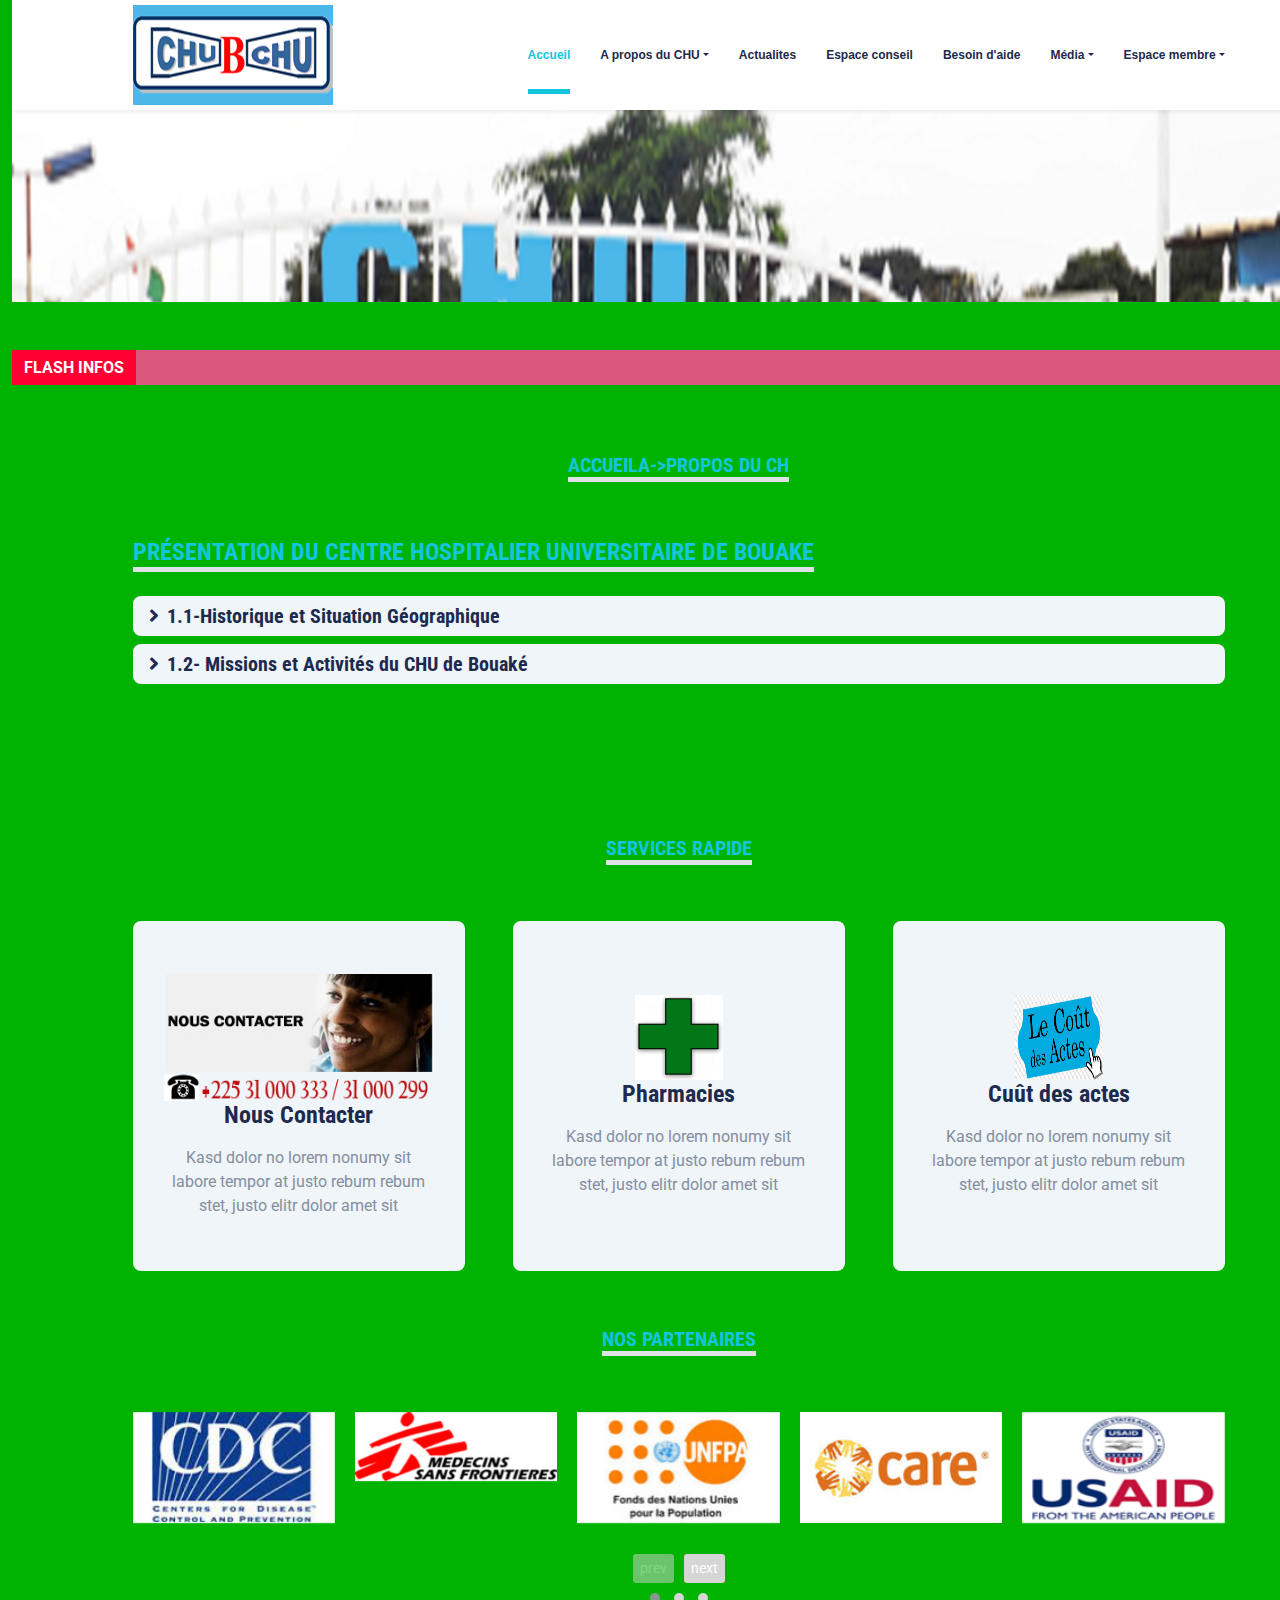
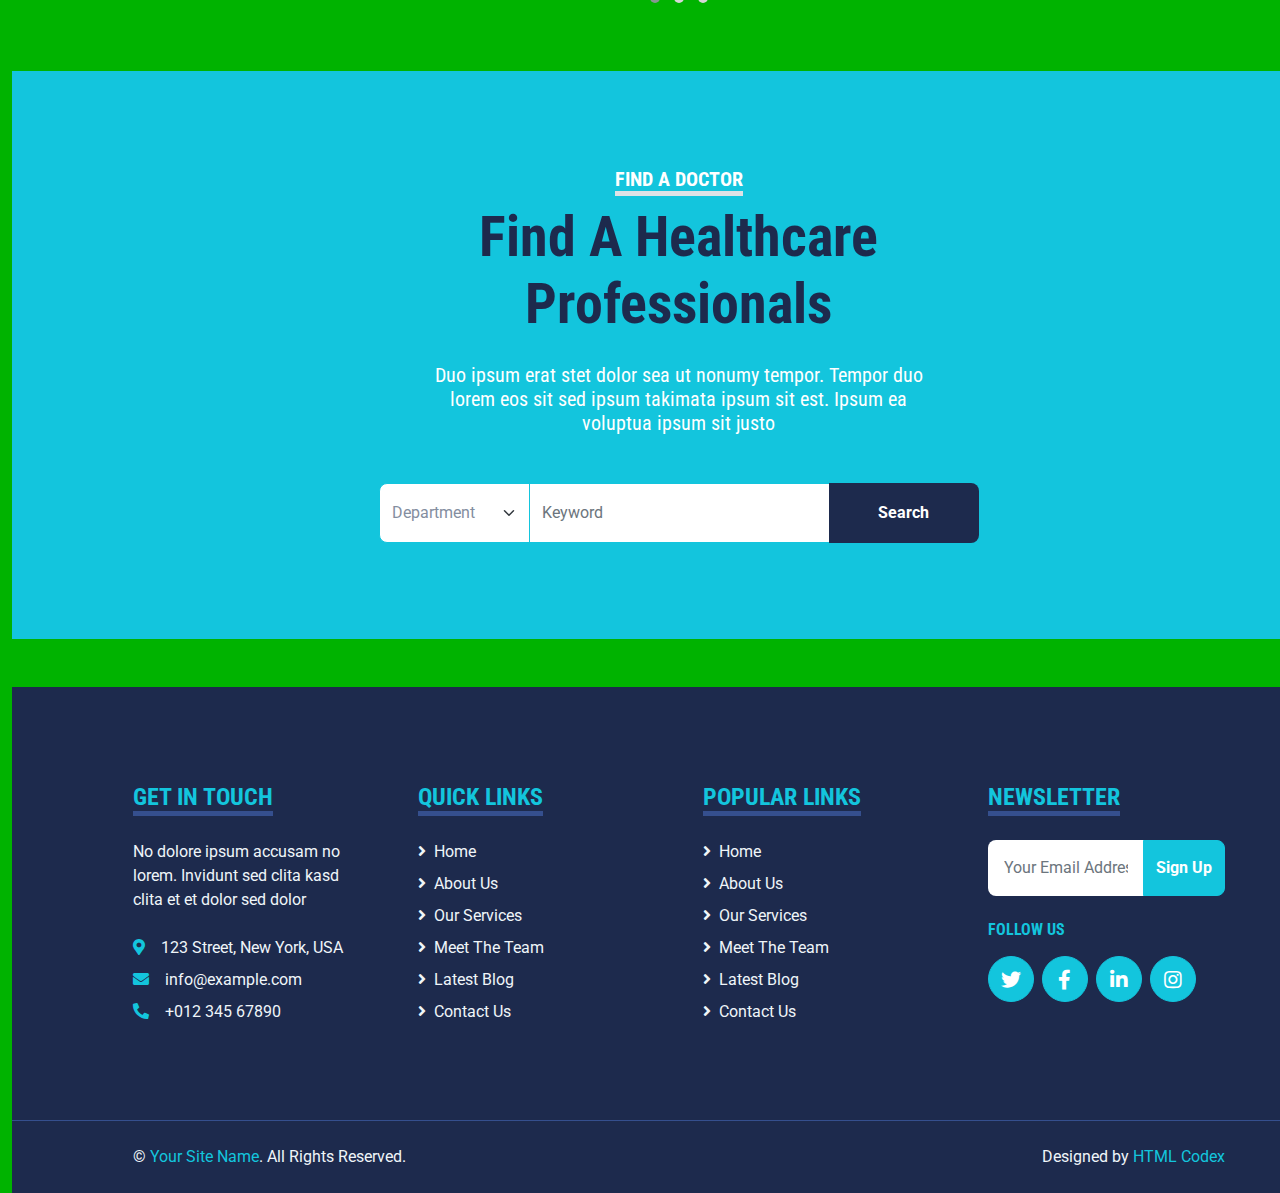
<file: Historique.html>
<!DOCTYPE html>
<html lang="en">

<head>
    <meta charset="utf-8">
    <title>CHU DE BOUAKE</title>
    <meta content="width=device-width, initial-scale=1.0" name="viewport">
    <meta content="CHU DE BOUAKE" name="CHU">
    <meta content="CHU DE BOUAKE" name="CHU BKE">

    <!-- Favicon -->
    <link href="img/favicon.ico" rel="icon">

    <!-- Google Web Fonts -->
    <link rel="preconnect" href="https://fonts.gstatic.com">
    <link
        href="https://fonts.googleapis.com/css2?family=Roboto+Condensed:wght@400;700&family=Roboto:wght@400;700&display=swap"
        rel="stylesheet">

    <!-- Icon Font Stylesheet -->
    <link href="https://cdnjs.cloudflare.com/ajax/libs/font-awesome/5.15.0/css/all.min.css" rel="stylesheet">
    <link href="https://cdn.jsdelivr.net/npm/bootstrap-icons@1.4.1/font/bootstrap-icons.css" rel="stylesheet">



    <!-- Libraries Stylesheet -->
    <!-- <link rel="stylesheet" href="assets/css/docs.theme.min.css"> -->
    <link rel="stylesheet" href="assets/owlcarousel/assets/owl.carousel.min.css">
    <link rel="stylesheet" href="assets/owlcarousel/assets/owl.theme.default.min.css">
    <script src="assets/vendors/jquery.min.js"></script>
    <script src="assets/owlcarousel/owl.carousel.js"></script>

    <!-- Customized Bootstrap Stylesheet -->
    <link href="css/bootstrap.min.css" rel="stylesheet">

    <!-- Template Stylesheet -->
    <link href="css/style.css" rel="stylesheet">
</head>

<body style="overflow-y: auto;
overflow-x: hidden; background-color: #00b300;">
    <div class="container-fluid">
        <div class="row">
            <!-- <div class="col-lg-1">
                <p>azerty</p>
            </div> -->
            <div class="col-lg-12">



                <!-- Topbar Start -->

                <!-- Topbar End -->


                <!-- Navbar Start -->
                <div class="container-fluid sticky-top bg-white shadow-sm">
                    <div class="container">
                        <nav class="navbar navbar-expand-lg bg-white navbar-light py-3 py-lg-0">
                            <a href="index.html" class="navbar-brand">
                                <h1 class="m-0 text-uppercase text-primary"><img src="img/logo.png" alt=""></h1>
                            </a>
                            <button class="navbar-toggler" type="button" data-bs-toggle="collapse"
                                data-bs-target="#navbarCollapse">
                                <span class="navbar-toggler-icon"></span>
                            </button>
                            <div class="collapse navbar-collapse" id="navbarCollapse">
                                <div class="navbar-nav ms-auto py-0">
                                    <a href="index.html" class="nav-item nav-link active">Accueil</a>
                                    <div class="nav-item dropdown">
                                        <a href="#" class="nav-link dropdown-toggle" data-bs-toggle="dropdown">A propos
                                            du CHU</a>
                                        <div class="dropdown-menu m-0">
                                            <a href="blog.html" class="dropdown-item">Historique</a>
                                            <a href="detail.html" class="dropdown-item">Organisation</a>
                                            <a href="team.html" class="dropdown-item">Services & Prestations</a>
                                            <a href="testimonial.html" class="dropdown-item">Ressources humaines</a>
                                            <a href="appointment.html" class="dropdown-item">Ressources financières</a>
                                            <a href="search.html" class="dropdown-item">L'équipe de direction</a>
                                        </div>
                                    </div>



                                    <a href="price.html" class="nav-item nav-link">Actualites</a>
                                    <a href="price.html" class="nav-item nav-link">Espace conseil</a>
                                    <a href="price.html" class="nav-item nav-link">Besoin d'aide</a>
                                    <div class="nav-item dropdown">
                                        <a href="#" class="nav-link dropdown-toggle" data-bs-toggle="dropdown">Média</a>
                                        <div class="dropdown-menu m-0">
                                            <a href="blog.html" class="dropdown-item">Galerie Photo</a>
                                            <a href="detail.html" class="dropdown-item">Galerie Vidéo</a>
                                            <a href="team.html" class="dropdown-item">Galerie Reportage</a>

                                        </div>
                                    </div>

                                    <div class="nav-item dropdown">
                                        <a href="#" class="nav-link dropdown-toggle" data-bs-toggle="dropdown">Espace
                                            membre</a>
                                        <div class="dropdown-menu m-0">
                                            <a href="blog.html" class="dropdown-item">Forum</a>
                                            <a href="detail.html" class="dropdown-item">S'inscrire</a>
                                            <a href="team.html" class="dropdown-item">Accès Espace Membre</a>

                                        </div>
                                    </div>
                                </div>
                            </div>
                        </nav>
                    </div>
                </div>
                <!-- Navbar End -->


                <!-- Hero Start -->
                <div class="container-fluid bg-primary py-5 mb-5 hero-header">
                    <div class="container py-5">
                        <!--  <div class="row justify-content-start">
                             <div class="col-lg-8 text-center text-lg-start">
                                <h5 class="d-inline-block text-primary text-uppercase border-bottom border-5"
                                    style="border-color: rgba(256, 256, 256, .3) !important;">Welcome To Medinova</h5>
                                <h1 class="display-1 text-white mb-md-4">Best Healthcare Solution In Your City</h1>
                                <div class="pt-2">
                                    <a href="" class="btn btn-light rounded-pill py-md-3 px-md-5 mx-2">Find Doctor</a>
                                    <a href=""
                                        class="btn btn-outline-light rounded-pill py-md-3 px-md-5 mx-2">Appointment</a>
                                </div>
                            </div> 
                        </div> -->
                    </div>
                </div>
                <!-- flash -->
                <div id="flash">
                    <blink>

                        <div class="info"> FLASH INFOS </div>
                    </blink>
                    <div class="cont_s12">
                        <div class="box spnews  col-12">
                            <marquee direction="left" scrollamount="7"
                                style="position: absolute; font-size:15px; padding:3px;" width="100%">
                                <ul>
                                    <style>
                                        .box a{
                                            color: white !important;
                                        }
                                    </style>
                                    <a href="#">Cérémonie d'hommage aux retraités ce jeudi 14 novembre 2017
                                        <!--| <span> post&eacute; le  </span>-->
                                    </a>
                                    <a href="#">PHARMACIES DE GARDE-BOUAKE: Désormais les pharmacies de garde de Bké
                                        sont disponibles
                                        sur notre site web
                                        <!--| <span> post&eacute; le  </span>-->
                                    </a>
                                    <a href="#">La Direction Générale du CHU de Bouaké vous souhaite une bonne Santé.
                                        <!--| <span> post&eacute; le  </span>-->
                                    </a>
                                    <a href="#">Bienvenue sur le site internet du CHU de Bouaké.
                                        <!--| <span> post&eacute; le  </span>-->
                                    </a>
                                </ul>
                            </marquee>
                        </div>
                    </div>
                </div>
                <!-- fin flash -->

                <!-- debut slider -->
                <div class="container-fluid py-5">
                    <div class="container">
                        <div class="text-center mx-auto mb-5" style="max-width: 500px;">
                            <h5 class="d-inline-block text-primary text-uppercase border-bottom border-5">
                                ACCUEILA->PROPOS DU CH</h5>
                            <!-- <h1 class="display-4">Awesome Medical Programs</h1> -->
                        </div>
                        <div class="mb-5">
                            <h4 class="d-inline-block text-primary text-uppercase border-bottom border-5 mb-4">
                                Présentation du Centre Hospitalier Universitaire de Bouake</h4>
                            <div class="d-flex flex-column justify-content-start">
                                <a class="h5 bg-light rounded py-2 px-3 mb-2 btn_histo1" style="cursor:pointer;"><i
                                        class="fa fa-angle-right me-2"></i>1.1-Historique et Situation Géographique</a>

                                <div class="ui-accordion-content txt_histo1 ui-helper-reset ui-widget-content ui-corner-bottom ui-accordion-content-active"
                                    role="tabpanel"
                                    style="display: block; overflow: auto; padding-top: 13px; padding-bottom: 13px;">
                                    <style>
                                        .ui-accordion-content p{
                                            color: white !important;
                                        }
                                    </style>
                                    <p><strong> Le Centre Hospitalier et Universitaire (CHU) de Bouaké </strong> est un
                                        Etablissement Public National (EPN), à caractère Industriel et Commercial. Bâti
                                        sur une superficie de 23 hectares, il a été créé en 1964.
                                        D'abord Hôpital Central, ensuite Hôpital Départemental, puis Centre Hospitalier
                                        Régional (CHR), il est enfin devenu Centre Hospitalier et Universitaire (CHU)
                                        depuis<strong> le 14 décembre 1994</strong>. </p><br>
                                    <p>
                                        Ce Centre hospitalier devint un CHU afin de décentraliser d'une part les hautes
                                        expertises médicales, et d'autre part pour accompagner l'Université de Bouaké
                                        qui venait de naître. Son fonctionnement fût adapté aux évolutions des
                                        mentalités après quatre (4) ans d'existence, par le décret 98-383 du 30 juin
                                        1998. <br>
                                        Les adaptations en infrastructures et équipements programmés ont été arrêtées
                                        par les changements successifs survenus au sommet du cabinet ministériel, puis
                                        au sommet de l'Etat en1999 du fait du coup d'état. </p><br>
                                    <p>
                                        Le CHU de Bouaké est chargé de la triple vocation de soins, d'enseignement et de
                                        recherches dans le domaine de la santé.<br>
                                        Le Centre Hospitalier et Universitaire de Bouaké est situé au cœur de la ville
                                        de Bouaké, plus précisément au quartier Odiénékourani, en face de la préfecture
                                        et du lycée classique 1 de Bouaké, sur la voie principale menant a l'aéroport.
                                    </p>
                                    <br>
                                    <figure class="sc_image  sc_image_align_right"> <img src="img/histo.png" alt=""
                                            width="613"> </figure>

                                </div>
                                <a class="h5 bg-light rounded py-2 px-3 mb-2 btn_histo2" style="cursor:pointer;"><i
                                        class="fa fa-angle-right me-2"></i>1.2- Missions et Activités du CHU de
                                    Bouaké</a>
                                <div class="txt_histo2 ui-accordion-content ui-helper-reset ui-widget-content ui-corner-bottom ui-accordion-content-active"
                                    role="tabpanel"
                                    style="color:white;overflow: auto; display: block; padding-top: 13px; padding-bottom: 13px;">
                                    <style>
                                        .txt_histo2 ul li{
                                            color: white !important;
                                        }
                                    </style>
                                    Le CHU de Bouaké, dans le cadre de ses missions est chargé de :

                                    <ul>
                                        <li>- assurer des soins d'urgence ;</li>
                                        <li>- participer aux actions d'éducation sanitaire, de médecine préventive ;
                                        </li>
                                        <li>- participer à l'enseignement universitaire, postuniversitaire de type
                                            médical, odontologique, et pharmaceutique ;</li>
                                        <li>- participer à la formation initiale des sages-femmes, infirmiers et autres
                                            agents de santé ;</li>
                                        <li>- participer à la formation initiale et continue du personnel et leur
                                            établissement dans leurs domaines de compétences respectifs ;</li>
                                        <li>- participer à la recherche de type médical, odontologique et
                                            pharmaceutique. </li>
                                    </ul>

                                    <p>Etablissement Public National (EPN) à caractère Industriel et Commercial, les
                                        activités du Centre Hospitalier et Universitaire de Bouaké dans le cadre de sa
                                        mission de service public de santé, se résument à la vocation de soins,
                                        d'enseignement et de recherches dans le domaine de la santé. Ainsi sont-elles
                                        d'ordre administratif, hospitalier et universitaire.
                                    </p>

                                    <br>
                                    <ul>
                                        <li><strong><u>Les activités administratives&nbsp;</u></strong></li>
                                    </ul>

                                    <p><strong>Au niveau interne&nbsp;:</strong><br>
                                        Les activités administratives au niveau interne du CHU-B sont&nbsp;:</p>
                                    <ul>
                                        <li>les comités de direction&nbsp;;</li>
                                        <li>les réunions de trésorerie&nbsp;;</li>
                                        <li>les rencontres avec les différentes catégories socio professionnelles
                                            &nbsp;du CHU et ses partenaires&nbsp;;</li>
                                        <li>le suivi des travaux de réhabilitation&nbsp;;</li>
                                        <li>le Conseil de gestion&nbsp;;</li>
                                        <li>l’approche qualité.</li>
                                    </ul>
                                    <p><strong>Au niveau externe&nbsp;:</strong></p>
                                    <ul>
                                        <li>la participation aux différentes réunions à Abidjan</li>
                                        <li>la participation aux réunions avec les partenaires locaux.</li>
                                    </ul>

                                    <br>
                                    <ul>
                                        <li><strong><u>Les activités hospitalières</u></strong></li>
                                    </ul>
                                    <p>Les activités hospitalières du CHU-B sont&nbsp;:</p>
                                    <ul>
                                        <li>les consultations&nbsp;;</li>
                                        <li>les hospitalisations&nbsp;;</li>
                                        <li>les soins infirmiers&nbsp;;</li>
                                        <li>les examens de laboratoire et de radiologie&nbsp;;</li>
                                        <li>les explorations fonctionnelles&nbsp;;</li>
                                        <li>les interventions chirurgicales&nbsp;;</li>
                                        <li>les accouchements.</li>
                                    </ul>

                                    <ul>
                                        <li><strong><u>Les activités d'enseignement, de formation et d'encadrement
                                                    universitaire</u></strong></li>
                                    </ul>
                                    <p>&nbsp;&nbsp;&nbsp; Il s’agit&nbsp;:</p>
                                    <ul>
                                        <li>&nbsp;- De la formation des étudiants en faculté de médecine, les étudiants
                                            de l’INSFAS et des Aides Soignants (es) </li>
                                        <li>&nbsp;- Des recherches&nbsp;;</li>
                                        <li>&nbsp;- Des promotions universitaires.</li>
                                    </ul>
                                </div>

                            </div>
                        </div>
                    </div>
                </div>
                <!-- fin slider -->



                <!-- Hero End -->


                <!-- About Start -->



                <!-- About End -->

                <!-- Blog End -->



                <!-- Actualité Start -->

                <!-- Services End -->
                <!-- Service Start -->
                <div class="container-fluid py-5">
                    <div class="container">
                        <div class="text-center mx-auto mb-5" style="max-width: 500px;">
                            <h5 class="d-inline-block text-primary text-uppercase border-bottom border-5">Services
                                rapide</h5>

                        </div>
                        <div class="row g-5">
                            <div class="col-lg-4 col-md-6">
                                <div
                                    class="service-item bg-light rounded d-flex flex-column align-items-center justify-content-center text-center">
                                    <div >
                                        <img src="img/nous contacter/contact.png" width="270" height="127" alt="" srcset="">
                                    </div>
                                    <h4 class="mb-3">Nous Contacter</h4>
                                    <p class="m-0">Kasd dolor no lorem nonumy sit labore tempor at justo rebum rebum
                                        stet, justo elitr dolor amet sit</p>
                                    <a class="btn btn-lg btn-primary rounded-pill" href="">
                                        <i class="bi bi-arrow-right"></i>
                                    </a>
                                </div>
                            </div>
                            <div class="col-lg-4 col-md-6">
                                <div
                                    class="service-item bg-light rounded d-flex flex-column align-items-center justify-content-center text-center">
                                    <div >
                                        <img src="img/pharmacie/croix.gif" width="88" height="85" alt="" srcset="">
                                    </div>
                                    <h4 class="mb-3">Pharmacies</h4>
                                    <p class="m-0">Kasd dolor no lorem nonumy sit labore tempor at justo rebum rebum
                                        stet, justo elitr dolor amet sit</p>
                                    <a class="btn btn-lg btn-primary rounded-pill" href="">
                                        
                                        <i class="bi bi-arrow-right"></i>
                                    </a>
                                </div>
                            </div>
                            <div class="col-lg-4 col-md-6">
                                <div
                                    class="service-item bg-light rounded d-flex flex-column align-items-center justify-content-center text-center">
                                    <div >
                                        <img src="img/Cout acts/tarif.jpg" width="88" height="85" alt="" srcset="">
                                    </div>
                                    <h4 class="mb-3">Cuût des actes</h4>
                                    <p class="m-0">Kasd dolor no lorem nonumy sit labore tempor at justo rebum rebum
                                        stet, justo elitr dolor amet sit</p>
                                    <a class="btn btn-lg btn-primary rounded-pill" href="">
                                        <i class="bi bi-arrow-right"></i>
                                    </a>
                                </div>
                            </div>



                        </div>
                    </div>
                </div>
                <!-- Services End -->





                <div class="container-fluid py-2">
                    <div class="container">
                        <div class="text-center mx-auto mb-5" style="max-width: 500px;">
                            <h5 class="d-inline-block text-primary text-uppercase border-bottom border-5">Nos
                                partenaires
                            </h5>

                        </div>
                        <section id="demos">
                            <div class="row">
                                <div class="large-12 columns">
                                    <div class="owl-carousel owl-theme">
                                        <div class="item">
                                            <h4><img src="img/partenaires/cid.jpg" alt="" srcset=""></h4>
                                        </div>
                                        <div class="item">
                                            <h4><img src="img/partenaires/LOGO-MSF.png" alt="" srcset=""></h4>
                                        </div>
                                        <div class="item">
                                            <h4><img src="img/partenaires/lp1.jpg" alt="" srcset=""></h4>
                                        </div>
                                        <div class="item">
                                            <h4><img src="img/partenaires/lp11.jpg" alt="" srcset=""></h4>
                                        </div>
                                        <div class="item">
                                            <h4><img src="img/partenaires/lp12.png" alt="" srcset=""></h4>
                                        </div>
                                        <div class="item">
                                            <h4><img src="img/partenaires/lp13.jpg" alt="" srcset=""></h4>
                                        </div>
                                        <div class="item">
                                            <h4><img src="img/partenaires/lp2.jpg" alt="" srcset=""></h4>
                                        </div>
                                        <div class="item">
                                            <h4><img src="img/partenaires/lp4.png" alt="" srcset=""></h4>
                                        </div>
                                        <div class="item">
                                            <h4><img src="img/partenaires/lp5.jpg" alt="" srcset=""></h4>
                                        </div>
                                        <div class="item">
                                            <h4><img src="img/partenaires/lp6.jpg" alt="" srcset=""></h4>
                                        </div>
                                        <div class="item">
                                            <h4><img src="img/partenaires/lp8.jpg" alt="" srcset=""></h4>
                                        </div>
                                        <div class="item">
                                            <h4><img src="img/partenaires/lp9.jpg" alt="" srcset=""></h4>
                                        </div>
                                    </div>


                                </div>
                            </div>
                        </section>
                    </div>
                </div>


                <!-- Team Start
                <div class="container-fluid py-5">
                    <div class="container">
                        <div class="text-center mx-auto mb-5" style="max-width: 500px;">
                            <h5 class="d-inline-block text-primary text-uppercase border-bottom border-5">Our Doctors
                            </h5>
                            <h1 class="display-4">Qualified Healthcare Professionals</h1>
                        </div>
                        <div class="owl-carousel team-carousel position-relative">
                            <div class="team-item">
                                <div class="row g-0 bg-light rounded overflow-hidden">
                                    <div class="col-12 col-sm-5 h-100">
                                        <img class="img-fluid h-100" src="img/team-1.jpg" style="object-fit: cover;">
                                    </div>
                                    <div class="col-12 col-sm-7 h-100 d-flex flex-column">
                                        <div class="mt-auto p-4">
                                            <h3>Doctor Name</h3>
                                            <h6 class="fw-normal fst-italic text-primary mb-4">Cardiology Specialist
                                            </h6>
                                            <p class="m-0">Dolor lorem eos dolor duo eirmod sea. Dolor sit magna rebum
                                                clita rebum dolor</p>
                                        </div>
                                        <div class="d-flex mt-auto border-top p-4">
                                            <a class="btn btn-lg btn-primary btn-lg-square rounded-circle me-3"
                                                href="#"><i class="fab fa-twitter"></i></a>
                                            <a class="btn btn-lg btn-primary btn-lg-square rounded-circle me-3"
                                                href="#"><i class="fab fa-facebook-f"></i></a>
                                            <a class="btn btn-lg btn-primary btn-lg-square rounded-circle" href="#"><i
                                                    class="fab fa-linkedin-in"></i></a>
                                        </div>
                                    </div>
                                </div>
                            </div>
                            <div class="team-item">
                                <div class="row g-0 bg-light rounded overflow-hidden">
                                    <div class="col-12 col-sm-5 h-100">
                                        <img class="img-fluid h-100" src="img/team-2.jpg" style="object-fit: cover;">
                                    </div>
                                    <div class="col-12 col-sm-7 h-100 d-flex flex-column">
                                        <div class="mt-auto p-4">
                                            <h3>Doctor Name</h3>
                                            <h6 class="fw-normal fst-italic text-primary mb-4">Cardiology Specialist
                                            </h6>
                                            <p class="m-0">Dolor lorem eos dolor duo eirmod sea. Dolor sit magna rebum
                                                clita rebum dolor</p>
                                        </div>
                                        <div class="d-flex mt-auto border-top p-4">
                                            <a class="btn btn-lg btn-primary btn-lg-square rounded-circle me-3"
                                                href="#"><i class="fab fa-twitter"></i></a>
                                            <a class="btn btn-lg btn-primary btn-lg-square rounded-circle me-3"
                                                href="#"><i class="fab fa-facebook-f"></i></a>
                                            <a class="btn btn-lg btn-primary btn-lg-square rounded-circle" href="#"><i
                                                    class="fab fa-linkedin-in"></i></a>
                                        </div>
                                    </div>
                                </div>
                            </div>
                            <div class="team-item">
                                <div class="row g-0 bg-light rounded overflow-hidden">
                                    <div class="col-12 col-sm-5 h-100">
                                        <img class="img-fluid h-100" src="img/team-3.jpg" style="object-fit: cover;">
                                    </div>
                                    <div class="col-12 col-sm-7 h-100 d-flex flex-column">
                                        <div class="mt-auto p-4">
                                            <h3>Doctor Name</h3>
                                            <h6 class="fw-normal fst-italic text-primary mb-4">Cardiology Specialist
                                            </h6>
                                            <p class="m-0">Dolor lorem eos dolor duo eirmod sea. Dolor sit magna rebum
                                                clita rebum dolor</p>
                                        </div>
                                        <div class="d-flex mt-auto border-top p-4">
                                            <a class="btn btn-lg btn-primary btn-lg-square rounded-circle me-3"
                                                href="#"><i class="fab fa-twitter"></i></a>
                                            <a class="btn btn-lg btn-primary btn-lg-square rounded-circle me-3"
                                                href="#"><i class="fab fa-facebook-f"></i></a>
                                            <a class="btn btn-lg btn-primary btn-lg-square rounded-circle" href="#"><i
                                                    class="fab fa-linkedin-in"></i></a>
                                        </div>
                                    </div>
                                </div>
                            </div>
                        </div>
                    </div>
                </div>
                Team End -->


                <!-- Search Start -->
                <div class="container-fluid bg-primary my-5 py-5">
                    <div class="container py-5">
                        <div class="text-center mx-auto mb-5" style="max-width: 500px;">
                            <h5 class="d-inline-block text-white text-uppercase border-bottom border-5">Find A Doctor
                            </h5>
                            <h1 class="display-4 mb-4">Find A Healthcare Professionals</h1>
                            <h5 class="text-white fw-normal">Duo ipsum erat stet dolor sea ut nonumy tempor. Tempor duo
                                lorem eos sit sed ipsum takimata ipsum sit est. Ipsum ea voluptua ipsum sit justo</h5>
                        </div>
                        <div class="mx-auto" style="width: 100%; max-width: 600px;">
                            <div class="input-group">
                                <select class="form-select border-primary w-25" style="height: 60px;">
                                    <option selected>Department</option>
                                    <option value="1">Department 1</option>
                                    <option value="2">Department 2</option>
                                    <option value="3">Department 3</option>
                                </select>
                                <input type="text" class="form-control border-primary w-50" placeholder="Keyword">
                                <button class="btn btn-dark border-0 w-25">Search</button>
                            </div>
                        </div>
                    </div>
                </div>
                <!-- Search End -->





                <!-- Blog Start -->



                <!-- Footer Start -->
                <div class="container-fluid bg-dark text-light mt-5 py-5">
                    <div class="container py-5">
                        <div class="row g-5">
                            <div class="col-lg-3 col-md-6">
                                <h4
                                    class="d-inline-block text-primary text-uppercase border-bottom border-5 border-secondary mb-4">
                                    Get In Touch</h4>
                                <p class="mb-4">No dolore ipsum accusam no lorem. Invidunt sed clita kasd clita et et
                                    dolor sed dolor</p>
                                <p class="mb-2"><i class="fa fa-map-marker-alt text-primary me-3"></i>123 Street, New
                                    York, USA</p>
                                <p class="mb-2"><i class="fa fa-envelope text-primary me-3"></i>info@example.com</p>
                                <p class="mb-0"><i class="fa fa-phone-alt text-primary me-3"></i>+012 345 67890</p>
                            </div>
                            <div class="col-lg-3 col-md-6">
                                <h4
                                    class="d-inline-block text-primary text-uppercase border-bottom border-5 border-secondary mb-4">
                                    Quick Links</h4>
                                <div class="d-flex flex-column justify-content-start">
                                    <a class="text-light mb-2" href="#"><i class="fa fa-angle-right me-2"></i>Home</a>
                                    <a class="text-light mb-2" href="#"><i class="fa fa-angle-right me-2"></i>About
                                        Us</a>
                                    <a class="text-light mb-2" href="#"><i class="fa fa-angle-right me-2"></i>Our
                                        Services</a>
                                    <a class="text-light mb-2" href="#"><i class="fa fa-angle-right me-2"></i>Meet The
                                        Team</a>
                                    <a class="text-light mb-2" href="#"><i class="fa fa-angle-right me-2"></i>Latest
                                        Blog</a>
                                    <a class="text-light" href="#"><i class="fa fa-angle-right me-2"></i>Contact Us</a>
                                </div>
                            </div>
                            <div class="col-lg-3 col-md-6">
                                <h4
                                    class="d-inline-block text-primary text-uppercase border-bottom border-5 border-secondary mb-4">
                                    Popular Links</h4>
                                <div class="d-flex flex-column justify-content-start">
                                    <a class="text-light mb-2" href="#"><i class="fa fa-angle-right me-2"></i>Home</a>
                                    <a class="text-light mb-2" href="#"><i class="fa fa-angle-right me-2"></i>About
                                        Us</a>
                                    <a class="text-light mb-2" href="#"><i class="fa fa-angle-right me-2"></i>Our
                                        Services</a>
                                    <a class="text-light mb-2" href="#"><i class="fa fa-angle-right me-2"></i>Meet The
                                        Team</a>
                                    <a class="text-light mb-2" href="#"><i class="fa fa-angle-right me-2"></i>Latest
                                        Blog</a>
                                    <a class="text-light" href="#"><i class="fa fa-angle-right me-2"></i>Contact Us</a>
                                </div>
                            </div>
                            <div class="col-lg-3 col-md-6">
                                <h4
                                    class="d-inline-block text-primary text-uppercase border-bottom border-5 border-secondary mb-4">
                                    Newsletter</h4>
                                <form action="">
                                    <div class="input-group">
                                        <input type="text" class="form-control p-3 border-0"
                                            placeholder="Your Email Address">
                                        <button class="btn btn-primary">Sign Up</button>
                                    </div>
                                </form>
                                <h6 class="text-primary text-uppercase mt-4 mb-3">Follow Us</h6>
                                <div class="d-flex">
                                    <a class="btn btn-lg btn-primary btn-lg-square rounded-circle me-2" href="#"><i
                                            class="fab fa-twitter"></i></a>
                                    <a class="btn btn-lg btn-primary btn-lg-square rounded-circle me-2" href="#"><i
                                            class="fab fa-facebook-f"></i></a>
                                    <a class="btn btn-lg btn-primary btn-lg-square rounded-circle me-2" href="#"><i
                                            class="fab fa-linkedin-in"></i></a>
                                    <a class="btn btn-lg btn-primary btn-lg-square rounded-circle" href="#"><i
                                            class="fab fa-instagram"></i></a>
                                </div>
                            </div>
                        </div>
                    </div>
                </div>
                <div class="container-fluid bg-dark text-light border-top border-secondary py-4">
                    <div class="container">
                        <div class="row g-5">
                            <div class="col-md-6 text-center text-md-start">
                                <p class="mb-md-0">&copy; <a class="text-primary" href="#">Your Site Name</a>. All
                                    Rights Reserved.</p>
                            </div>
                            <div class="col-md-6 text-center text-md-end">
                                <p class="mb-0">Designed by <a class="text-primary" href="https://htmlcodex.com">HTML
                                        Codex</a></p>
                            </div>
                        </div>
                    </div>
                </div>
                <!-- Footer End -->


                <!-- Back to Top -->
                

                <a href="#" class="btn btn-lg btn-primary btn-lg-square back-to-top"><i class="bi bi-arrow-up"></i></a>

            </div>
            <!-- <div class="col-lg-1">
<p>azerty</p>
</div> -->
        </div>
    </div>
    <script>
        $(document).ready(function () {
            $('.owl-carousel').owlCarousel({
                loop: true,
                margin: 10,
                autoplay: true,
                responsiveClass: true,
                responsive: {
                    0: {
                        items: 1,
                        nav: true
                    },
                    600: {
                        items: 3,
                        nav: false
                    },
                    1000: {
                        items: 5,
                        nav: true,
                        loop: false,
                        margin: 20
                    }
                }
            })


        })
    </script>

    <script>
        $(document).ready(function () {
            $('.txt_histo1').hide();
            $('.txt_histo2').hide();

            $(".btn_histo1").click(function () {
                $(".txt_histo1").toggle(1000);
                //alert("ok");
            });
            $(".btn_histo2").click(function () {
                $(".txt_histo2").toggle(1000);
                //alert("ok");
            });
        })
    </script>

    <!-- JavaScript Libraries -->
    <script src="assets/vendors/highlight.js"></script>
    <script src="assets/js/app.js"></script>
    <script src="https://code.jquery.com/jquery-3.4.1.min.js"></script>
    <script src="https://cdn.jsdelivr.net/npm/bootstrap@5.0.0/dist/js/bootstrap.bundle.min.js"></script>
    <script src="lib/easing/easing.min.js"></script>
    <script src="lib/waypoints/waypoints.min.js"></script>
    <script src="lib/owlcarousel/owl.carousel.min.js"></script>
    <script src="lib/tempusdominus/js/moment.min.js"></script>
    <script src="lib/tempusdominus/js/moment-timezone.min.js"></script>
    <script src="lib/tempusdominus/js/tempusdominus-bootstrap-4.min.js"></script>

    <!-- Template Javascript -->
    <script src="js/main.js"></script>
</body>

</html>
</file>
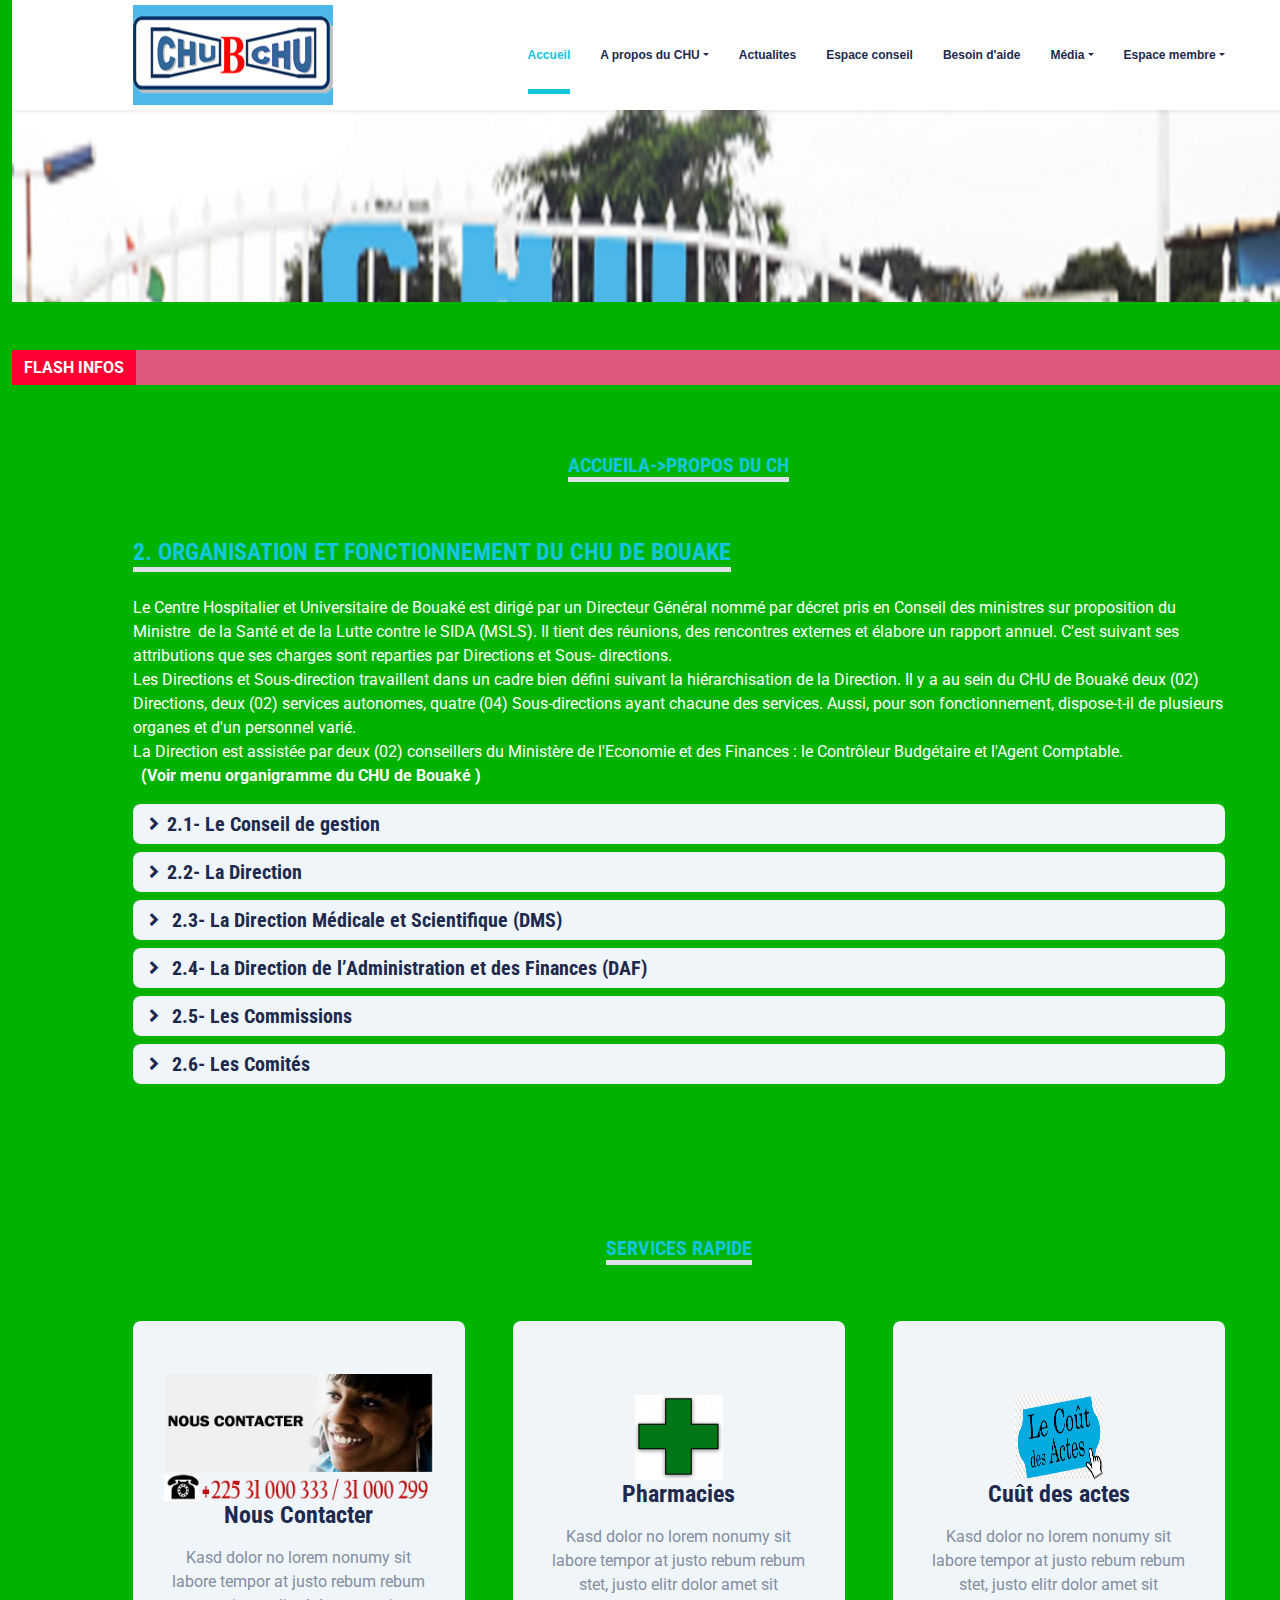
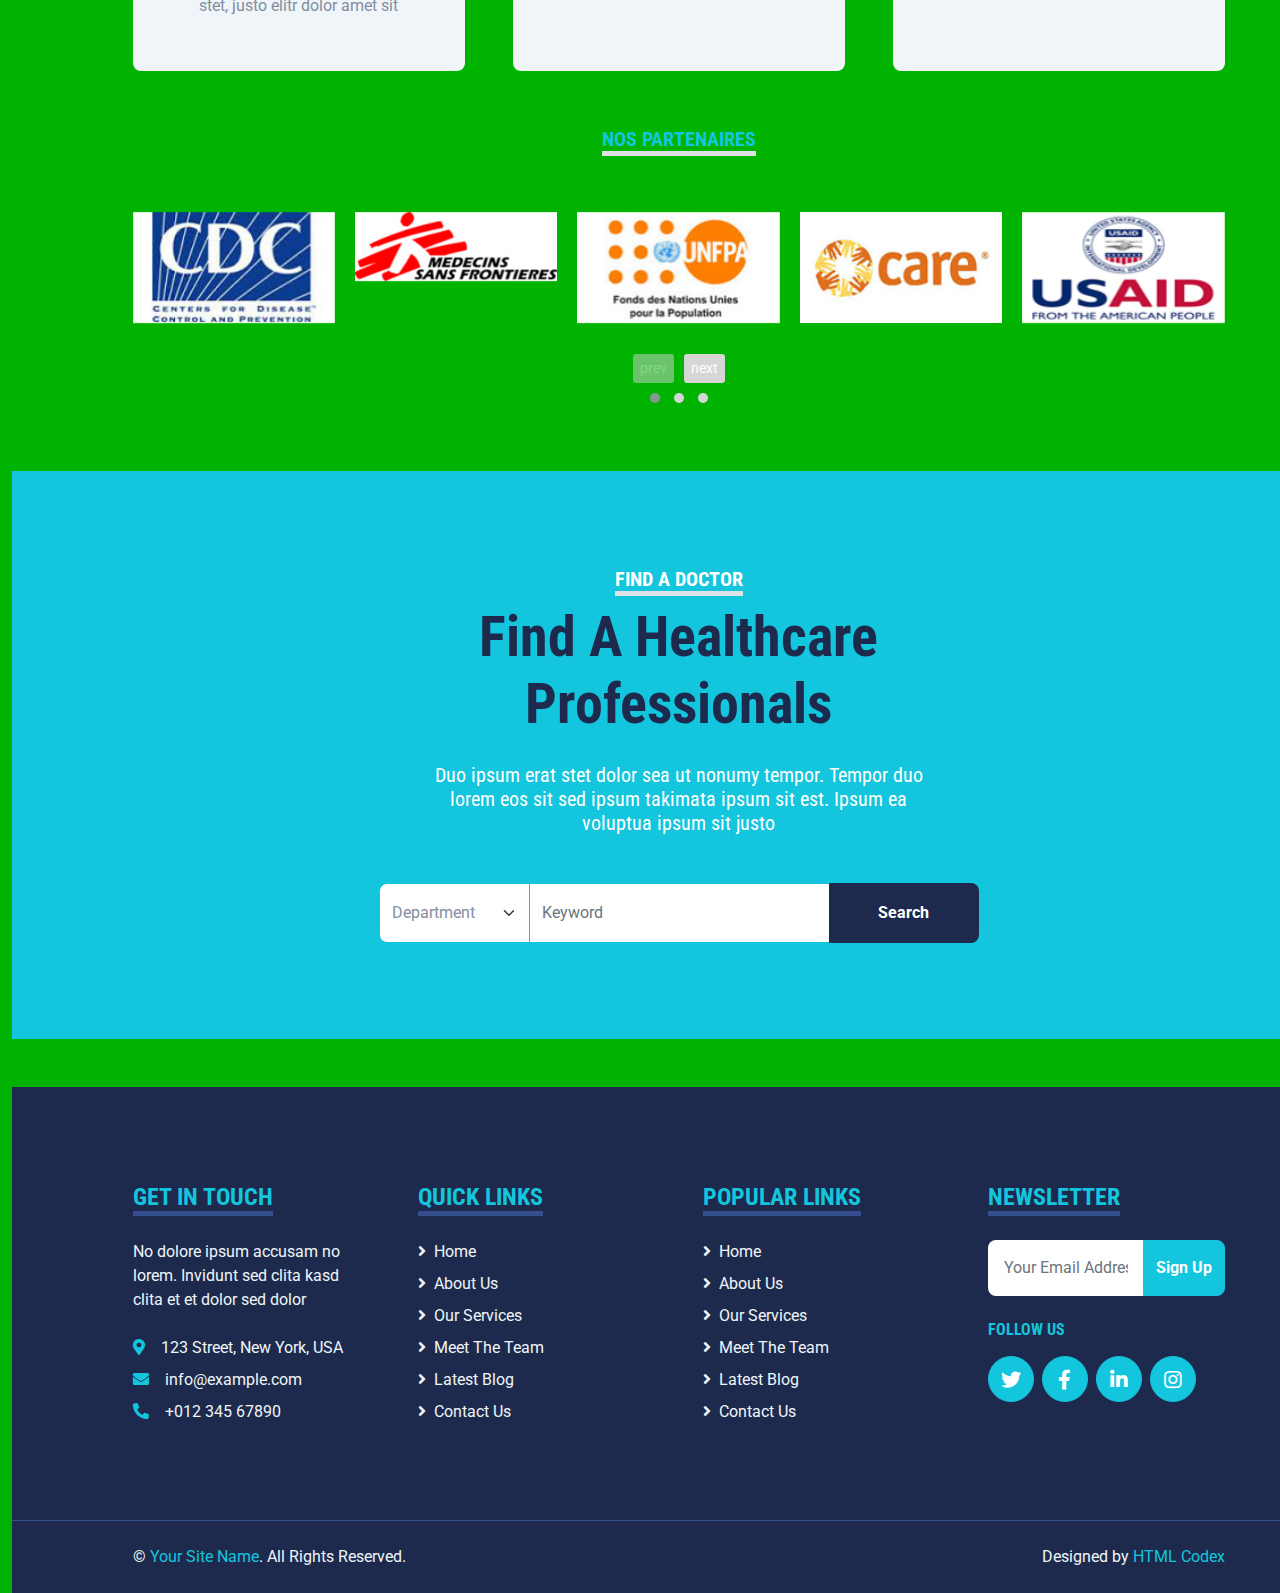
<file: Organisation.html>
<!DOCTYPE html>
<html lang="en">

<head>
    <meta charset="utf-8">
    <title>CHU DE BOUAKE</title>
    <meta content="width=device-width, initial-scale=1.0" name="viewport">
    <meta content="CHU DE BOUAKE" name="CHU">
    <meta content="CHU DE BOUAKE" name="CHU BKE">

    <!-- Favicon -->
    <link href="img/favicon.ico" rel="icon">

    <!-- Google Web Fonts -->
    <link rel="preconnect" href="https://fonts.gstatic.com">
    <link
        href="https://fonts.googleapis.com/css2?family=Roboto+Condensed:wght@400;700&family=Roboto:wght@400;700&display=swap"
        rel="stylesheet">

    <!-- Icon Font Stylesheet -->
    <link href="https://cdnjs.cloudflare.com/ajax/libs/font-awesome/5.15.0/css/all.min.css" rel="stylesheet">
    <link href="https://cdn.jsdelivr.net/npm/bootstrap-icons@1.4.1/font/bootstrap-icons.css" rel="stylesheet">



    <!-- Libraries Stylesheet -->
    <!-- <link rel="stylesheet" href="assets/css/docs.theme.min.css"> -->
    <link rel="stylesheet" href="assets/owlcarousel/assets/owl.carousel.min.css">
    <link rel="stylesheet" href="assets/owlcarousel/assets/owl.theme.default.min.css">
    <script src="assets/vendors/jquery.min.js"></script>
    <script src="assets/owlcarousel/owl.carousel.js"></script>

    <!-- Customized Bootstrap Stylesheet -->
    <link href="css/bootstrap.min.css" rel="stylesheet">

    <!-- Template Stylesheet -->
    <link href="css/style.css" rel="stylesheet">
</head>

<body style="overflow-y: auto;
overflow-x: hidden; background-color: #00b300;">
    <div class="container-fluid">
        <div class="row">
            <!-- <div class="col-lg-1">
                <p>azerty</p>
            </div> -->
            <div class="col-lg-12">



                <!-- Topbar Start -->

                <!-- Topbar End -->


                <!-- Navbar Start -->
                <div class="container-fluid sticky-top bg-white shadow-sm">
                    <div class="container">
                        <nav class="navbar navbar-expand-lg bg-white navbar-light py-3 py-lg-0">
                            <a href="index.html" class="navbar-brand">
                                <h1 class="m-0 text-uppercase text-primary"><img src="img/logo.png" alt=""></h1>
                            </a>
                            <button class="navbar-toggler" type="button" data-bs-toggle="collapse"
                                data-bs-target="#navbarCollapse">
                                <span class="navbar-toggler-icon"></span>
                            </button>
                            <div class="collapse navbar-collapse" id="navbarCollapse">
                                <div class="navbar-nav ms-auto py-0">
                                    <a href="index.html" class="nav-item nav-link active">Accueil</a>
                                    <div class="nav-item dropdown">
                                        <a href="#" class="nav-link dropdown-toggle" data-bs-toggle="dropdown">A propos
                                            du CHU</a>
                                        <div class="dropdown-menu m-0">
                                            <a href="blog.html" class="dropdown-item">Historique</a>
                                            <a href="detail.html" class="dropdown-item">Organisation</a>
                                            <a href="team.html" class="dropdown-item">Services & Prestations</a>
                                            <a href="testimonial.html" class="dropdown-item">Ressources humaines</a>
                                            <a href="appointment.html" class="dropdown-item">Ressources financières</a>
                                            <a href="search.html" class="dropdown-item">L'équipe de direction</a>
                                        </div>
                                    </div>



                                    <a href="price.html" class="nav-item nav-link">Actualites</a>
                                    <a href="price.html" class="nav-item nav-link">Espace conseil</a>
                                    <a href="price.html" class="nav-item nav-link">Besoin d'aide</a>
                                    <div class="nav-item dropdown">
                                        <a href="#" class="nav-link dropdown-toggle" data-bs-toggle="dropdown">Média</a>
                                        <div class="dropdown-menu m-0">
                                            <a href="blog.html" class="dropdown-item">Galerie Photo</a>
                                            <a href="detail.html" class="dropdown-item">Galerie Vidéo</a>
                                            <a href="team.html" class="dropdown-item">Galerie Reportage</a>

                                        </div>
                                    </div>

                                    <div class="nav-item dropdown">
                                        <a href="#" class="nav-link dropdown-toggle" data-bs-toggle="dropdown">Espace
                                            membre</a>
                                        <div class="dropdown-menu m-0">
                                            <a href="blog.html" class="dropdown-item">Forum</a>
                                            <a href="detail.html" class="dropdown-item">S'inscrire</a>
                                            <a href="team.html" class="dropdown-item">Accès Espace Membre</a>

                                        </div>
                                    </div>
                                </div>
                            </div>
                        </nav>
                    </div>
                </div>
                <!-- Navbar End -->


                <!-- Hero Start -->
                <div class="container-fluid bg-primary py-5 mb-5 hero-header">
                    <div class="container py-5">
                        <!--  <div class="row justify-content-start">
                             <div class="col-lg-8 text-center text-lg-start">
                                <h5 class="d-inline-block text-primary text-uppercase border-bottom border-5"
                                    style="border-color: rgba(256, 256, 256, .3) !important;">Welcome To Medinova</h5>
                                <h1 class="display-1 text-white mb-md-4">Best Healthcare Solution In Your City</h1>
                                <div class="pt-2">
                                    <a href="" class="btn btn-light rounded-pill py-md-3 px-md-5 mx-2">Find Doctor</a>
                                    <a href=""
                                        class="btn btn-outline-light rounded-pill py-md-3 px-md-5 mx-2">Appointment</a>
                                </div>
                            </div> 
                        </div> -->
                    </div>
                </div>
                <!-- flash -->
                <div id="flash">
                    <blink>

                        <div class="info"> FLASH INFOS </div>
                    </blink>
                    <div class="cont_s12">
                        <div class="box spnews  col-12">
                            <marquee direction="left" scrollamount="7"
                                style="position: absolute; font-size:15px; padding:3px;" width="100%">
                                <ul>
                                    <style>
                                        .box a{
                                            color: white !important;
                                        }
                                    </style>
                                    <a href="#">Cérémonie d'hommage aux retraités ce jeudi 14 novembre 2017
                                        <!--| <span> post&eacute; le  </span>-->
                                    </a>
                                    <a href="#">PHARMACIES DE GARDE-BOUAKE: Désormais les pharmacies de garde de Bké
                                        sont disponibles
                                        sur notre site web
                                        <!--| <span> post&eacute; le  </span>-->
                                    </a>
                                    <a href="#">La Direction Générale du CHU de Bouaké vous souhaite une bonne Santé.
                                        <!--| <span> post&eacute; le  </span>-->
                                    </a>
                                    <a href="#">Bienvenue sur le site internet du CHU de Bouaké.
                                        <!--| <span> post&eacute; le  </span>-->
                                    </a>
                                </ul>
                            </marquee>
                        </div>
                    </div>
                </div>
                <!-- fin flash -->

                <!-- debut slider -->
                <div class="container-fluid py-5">
                    <div class="container">
                        <div class="text-center mx-auto mb-5" style="max-width: 500px;">
                            <h5 class="d-inline-block text-primary text-uppercase border-bottom border-5">
                                ACCUEILA->PROPOS DU CH</h5>
                            <!-- <h1 class="display-4">Awesome Medical Programs</h1> -->
                        </div>
                        <div class="mb-5" style="color:white ;">
                            <h4 class="d-inline-block text-primary text-uppercase border-bottom border-5 mb-4">
                                2. Organisation et Fonctionnement du CHU de Bouake</h4>

                            <div class="post_content">
                                <p class="sc_dropcaps sc_dropcaps_style_3"> Le Centre Hospitalier et Universitaire de
                                    Bouaké est dirigé par un Directeur Général nommé par décret pris en Conseil des
                                    ministres sur proposition du Ministre&nbsp; de la Santé et de la Lutte contre le
                                    SIDA (MSLS). Il tient des réunions, des rencontres externes et élabore un rapport
                                    annuel. C'est suivant ses attributions que ses charges sont reparties par Directions
                                    et Sous- directions.<br>
                                    Les Directions et Sous-direction travaillent dans un cadre bien défini suivant la
                                    hiérarchisation de la Direction. Il y a au sein du CHU de Bouaké deux (02)
                                    Directions, deux (02) services autonomes, quatre (04) Sous-directions ayant chacune
                                    des services. Aussi, pour son fonctionnement, dispose-t-il de plusieurs organes et
                                    d'un personnel varié.<br>
                                    La Direction est assistée par deux (02) conseillers du Ministère de l'Economie et
                                    des Finances&nbsp;: le Contrôleur Budgétaire et l'Agent Comptable.<br>
                                    <strong>&nbsp; (Voir menu organigramme du CHU de Bouaké )</strong>

                                </p>
                            </div>




                            <div class="d-flex flex-column justify-content-start">
                                <a class="h5 bg-light rounded py-2 px-3 mb-2 btn_orga1" style="cursor:pointer;"><i
                                        class="fa fa-angle-right me-2"></i>2.1- Le Conseil de gestion</a>

                                <div class="ui-accordion-content txt_orga1 ui-helper-reset ui-widget-content ui-corner-bottom ui-accordion-content-active"
                                    role="tabpanel"
                                    style="display: block; overflow: auto; padding-top: 13px; padding-bottom: 13px;">
                                    <p>Présidé par le Ministre de la Santé et de la Lutte contre le SIDA ou son
                                        représentant, le Conseil de&nbsp; Gestion suit la préparation et l’exécution du
                                        budget et examine le compte financier produit en fin d’exercice.<br>
                                        A cet effet, il délibère notamment sur le projet d’établissement, y compris le
                                        projet médical, les projets d’investissements relatifs aux travaux et
                                        équipements, les comptes et l’affectation des résultats d’exploitation, le bilan
                                        social et les modalités d’une politique d’intéressement, les créations,
                                        suppressions, transformations de services, le tableau des emplois.<br> <br>
                                        Par ailleurs, les conventions et accords d’association, les actions de
                                        coopérations sont de son ressort. <br>
                                        Le Conseil de Gestion se réunit en session ordinaire au moins une fois par
                                        trimestre. Il délibère sur le rapport d’activités du Directeur&nbsp; et des
                                        organes financiers du CHU, sur les objectifs et prévisions d’activités et sur
                                        les adaptations qui paraissent nécessaires.</p>
                                    <p><strong><u>NB&nbsp;</u> : </strong>le Conseil de Gestion peut se réunir en
                                        session extraordinaire autant de fois que besoin.</p>

                                </div>
                                <a class="h5 bg-light rounded py-2 px-3 mb-2 btn_orga2" style="cursor:pointer;"><i
                                        class="fa fa-angle-right me-2"></i>2.2- La Direction </a>
                                <div class="txt_orga2 ui-accordion-content ui-helper-reset ui-widget-content ui-corner-bottom ui-accordion-content-active"
                                    role="tabpanel"
                                    style="overflow: auto; display: block; padding-top: 13px; padding-bottom: 13px;">
                                    La Direction du CHU-B est assurée par un trépied constitué par la Direction
                                    Générale,&nbsp; la Direction de l’Administration et des Finances (DAF), la Direction
                                    Médicale et Scientifique (DMS).<p></p>
                                    <br>
                                    <strong>2.2.1- La Direction Générale</strong><br>
                                    <p>La Direction Générale du CHU de Bouaké est dirigée par l’un des Chefs de Services
                                        Médicaux et Médico-techniques formé à la gestion hospitalière et est nommé par
                                        décret pris en Conseil des ministres, sur proposition du Ministre chargé de la
                                        santé et de la lutte contre le SIDA.<strong></strong><br>
                                        Le Directeur Général est chargé d’assurer l’administration de l’établissement et
                                        représente Le CHU dans tous les actes de la vie civile et juridique. Il prépare
                                        les travaux du Conseil de Gestion et lui soumet le projet du CHU, assure la
                                        gestion et la conduite du CHU, exécute les décisions du Conseil de Gestion et Il
                                        est important de noter que le Directeur Général est assisté dans sa tâche par
                                        deux (02) conseillers financiers&nbsp;: le Contrôleur&nbsp; Budgétaire et
                                        l’Agent Comptable. Les services rattachés à la Direction
                                        Générale&nbsp;sont&nbsp;:</p>
                                    <ul>
                                        <li>. Service de Communication et des Relations Publiques (SCRP)</li>
                                        <li>. Service Autonome de Contrôle et d’Evaluation (SACE)</li>
                                    </ul>
                                    <p><strong>2.2.1. a- Le Service de Communication et des Relations Publiques
                                            (SCRP)</strong><br>
                                        Ce service épaule la Direction Générale en matière de communication et relations
                                        publiques. A cet effet, il est chargé d’assurer la communication interne et
                                        externe du Centre Hospitalier et Universitaire de Bouaké&nbsp;; d’apprécier la
                                        satisfaction des bénéficiaires des soins sanitaires&nbsp;; d’assurer la
                                        politique marketing de la structure et de participer à des recherches de
                                        financement. </p> <br>

                                    <p><strong>&nbsp;2.2.1. b- Le Service Autonome de Contrôle et
                                            d’Evaluation(SACE)</strong><br>
                                        Ce service qui est d’un soutien très important à la Direction Générale est
                                        chargé du suivi des activités du CHU&nbsp;; de la confection du tableau de bord
                                        du CHU&nbsp;; de la mise en œuvre des moyens humains, matériels et
                                        financiers&nbsp;; de l’analyse financière des postes de travail et de la
                                        productivité&nbsp;; de l’évaluation des procédures d’achat, des techniques de
                                        gestion, de la formulation de propositions et d’amélioration&nbsp;; de
                                        l’évaluation et l’organisation des méthodes de travail&nbsp;;&nbsp; du contrôle
                                        de l’inventaire et du suivi des immobilisations et&nbsp; du suivi et du contrôle
                                        de l’application de la reformulation hospitalière.<br>
                                        Les différents chefs de service de ces deux (02) entités sont nommés par arrêté
                                        du Ministre de la Santé et de la Lutte contre le SIDA sur proposition du
                                        Directeur Général du Centre Hospitalier et Universitaire de Bouaké.<br>
                                    </p>
                                </div>
                                <a class="h5 bg-light rounded py-2 px-3 mb-2 btn_orga3" style="cursor:pointer;"><i
                                        class="fa fa-angle-right me-2"></i> 2.3- La Direction Médicale et Scientifique
                                    (DMS) </a>
                                <div class="txt_orga3 ui-accordion-content ui-helper-reset ui-widget-content ui-corner-bottom ui-accordion-content-active"
                                    role="tabpanel">
                                    La Direction Médicale et Scientifique (DMS) est chargée de la coordination des
                                    activités médicales et de recherches dans le CHU-B. Les tâches&nbsp; qui lui sont
                                    confiées à cet effet sont la programmation&nbsp;; le suivi de la coordination des
                                    activités médicales et scientifiques&nbsp;; l’élaboration et la mise en œuvre des
                                    études épidémiologiques&nbsp;; la production des rapports d’activités médicales.
                                    Elle s’occupe aussi de l’élaboration, l’exécution et l’évaluation des programmes de
                                    formations continue des personnels, de la promotion, la coordination et l’évaluation
                                    de la recherche dans le CHU de Bouaké. La DMS est chargée de la supervision des
                                    activités des Commissions, des Services Médicaux et Médico-Techniques également du
                                    Service d’Information Médicale (SIM). <br>
                                    Le Directeur Médical et Scientifique est le président de la CME et est nommé par
                                    décret pris en Conseil des ministres.<br>
                                    La DMS comporte une Sous-direction qui est la Sous-direction des Soins Infirmiers et
                                    Obstétricaux (S/DSIO) et d’un Service de l’Information Médicale (SIM). <p></p>
                                    <br>
                                    <strong>2.3.1- La Sous-direction des Soins Infirmiers et Obstétricaux
                                        (S/DSIO)</strong>
                                    <p>La S/DSIO est chargée de l’organisation, du contrôle, de la promotion et la
                                        qualité des soins infirmiers et obstétricaux, elle s’occupe également de
                                        l’information, de l’accueil des malades et des visiteurs ainsi que de la
                                        promotion et de l’application des règles d’hygiène. Son responsable est choisi
                                        parmi les cadres infirmiers du CHU de Bouaké. <br>
                                        La S/DSIO comporte trois (03) services à savoir&nbsp;: <br>
                                    </p>
                                    <ul>
                                        <li>le Service d’Accueil&nbsp;;</li>
                                        <li>le Service d’Hygiène et Assainissement&nbsp;;</li>
                                        <li>le service de la promotion et Qualité des Soins</li>
                                    </ul>
                                    <p></p>
                                    <br>
                                    <strong>2.3.2- Le Service de l’Information Médicale(SIM)</strong>
                                    <p>Ce Service de l’Information Médicale est chargé d’émettre des avis techniques et
                                        des recommandations sur le schéma informatique du CHU, il assure aussi la
                                        collecte et le traitement des informations sanitaires ainsi que la diffusion et
                                        l’exploitation de ces donnés, tout cela dans le strict respect du secret
                                        médical. Le Chef de service de l’information médicale est nommé par arrêté
                                        ministériel sur proposition du Directeur du CHU.</p>
                                    <br>
                                    <strong>2.3.3- Le Services Médicaux et Médico-Techniques</strong>

                                    <p>Les Services Médicaux et Médico-Techniques jouent un rôle important dans la
                                        réalisation des missions des Centres Hospitaliers et Universitaires. En effet,
                                        pour l’accomplissement de leurs missions ces établissements sont organisés en
                                        services médicaux et médico-techniques crées sur la base du projet
                                        d’établissement.<br>
                                        Ces services sont placés sous la responsabilité soit d’un médecin, soit d’un
                                        biologiste, soit d’un odontologiste, soit pharmacien hospitalier.<br><br>
                                        Le chef de service est nommé par arrêté du ministère de tutelle pour une durée
                                        de (03) ans sur proposition du Directeur de la structure.<br>
                                        Comme Services Médicaux et Médico-Techniques, nous pouvons citer la Pédiatrie,
                                        la Gynécologie, la Cardiologie, la Dermatologie, le Laboratoire, etc.</p>

                                </div>
                                <a class="h5 bg-light rounded py-2 px-3 mb-2 btn_orga4" style="cursor:pointer;"><i
                                        class="fa fa-angle-right me-2"></i> 2.4- La Direction de l’Administration et des
                                    Finances (DAF)</a>
                                <div class="txt_orga4 ui-accordion-content ui-helper-reset ui-widget-content ui-corner-bottom ui-accordion-content-active"
                                    role="tabpanel">
                                    <p> Nommé parmi les administrateurs des services de la santé publique ou des
                                        services financiers, le Directeur de l’Administration et des Finances a rang de
                                        Directeur d’Administration Centrale. Il est nommé par décret pris en Conseil des
                                        ministres sur proposition du Ministre de&nbsp; la Santé et de la Lutte contre le
                                        SIDA. <br>
                                        En effet, il est chargé des opérations liées à l’élaboration et à l’exécution du
                                        budget&nbsp;, de la préparation et du suivi marchés, baux et conventions&nbsp;,
                                        de la gestion des stocks des services généraux&nbsp;
                                        (cuisine, buanderie, lingerie, morgue&nbsp;), de la gestion des stocks de la
                                        pharmacie, en liaison avec le Pharmacien Chef&nbsp;; de la distribution dans les
                                        services&nbsp;; de l’inventaire et du suivi des immobilisation&nbsp;; du bureau
                                        des admissions et frais de séjour&nbsp;; de la gestion du personnel, du
                                        patrimoine, des équipements généraux et techniques&nbsp;; de l’exécution des
                                        programmes d’investissements. La DAF comporte trois (03) Sous- Directions.</p>

                                    <br>
                                    <strong>2.4.1- La Sous-direction des Ressources Humaines (S/DRH)</strong> <br>
                                    Cette Sous-direction accompagne la DAF dans son rôle d’administration. En effet,
                                    elle est chargée de la gestion du personnel permanent et temporaire, notamment du
                                    suivi de carrière des agents sous supervision du DAF&nbsp;; du service social, de la
                                    préparation et du suivi du programme de formation et de stage, en relation avec le
                                    Directeur Médical et Scientifique.
                                    <br><br>

                                    <strong>2.4.2- La Sous-direction du Budget et des Finances (S/DBF)</strong><br>
                                    Elle est chargée des opérations d’élaboration et d’exécution du budget&nbsp;; de la
                                    préparation et du suivi des marchés, baux et conventions&nbsp;; de la gestion des
                                    stocks et la distribution dans les services&nbsp;; du bureau des admissions et frais
                                    de séjour.<br><br>

                                    <strong>2.4.3- La Sous-direction de la Maintenance et de la Gestion du Patrimoine
                                        (S/DMGP)</strong><br>
                                    Elle a l’objectif principal d’assurer l’acquisition et la maintenance du matériel
                                    biomédical et est chargée de la gestion et de l’entretien du patrimoine du
                                    CHU-B&nbsp;; de la maintenance des installations générales et techniques, notamment
                                    des équipements biomédicaux&nbsp;; de l’exécution du&nbsp; programme
                                    d’investissement&nbsp;; du garage auto et des ateliers&nbsp;; du gardiennage et de
                                    l’entretien de la cour et des espaces verts.
                                </div>
                                <a class="h5 bg-light rounded py-2 px-3 mb-2 btn_orga5" style="cursor:pointer;"><i
                                        class="fa fa-angle-right me-2"></i> 2.5- Les Commissions</a>
                                <div class="txt_orga5 ui-accordion-content ui-helper-reset ui-widget-content ui-corner-bottom ui-accordion-content-active"
                                    role="tabpanel">
                                    <strong>2.5.1- La Commission Médicale d’Etablissement (CME)</strong><br>
                                    La Commission Médicale d’Etablissement est composée&nbsp;:
                                    <ul>
                                        <li>- des chefs des services de soins&nbsp; et des services
                                            médico-techniques&nbsp;;</li>
                                        <li>- de trois (03) représentants des Professeurs et Maîtres de conférences
                                            agrégés&nbsp;;</li>
                                        <li>- de deux (02) représentants des Maîtres- assistants&nbsp;;</li>
                                        <li>- d’un représentant des Assistants&nbsp;;</li>
                                        <li>- d’un représentant des Internes des hôpitaux.</li>
                                    </ul>
                                    <p>Elle a pour rôle de définir pour une durée déterminée, les objectifs médicaux
                                        compatibles avec les objectifs du schéma d’organisation sanitaire et d’orienter
                                        la politique de recherches. De plus, elle veille non seulement à l’observation
                                        de la déontologie du règlement intérieur mais aussi, participe à l’élaboration
                                        du projet d’établissement et du programme d’investissement.<br>
                                        En outre, la Commission Médicale d’Etablissement se réunit en session ordinaire
                                        au moins une fois par trimestre et en session extraordinaire autant de fois que
                                        besoin.</p>

                                    <br>

                                    <strong>2.5.2- La Commission Technique d’Etablissement (CTE)</strong><br>
                                    Elle est constituée de représentants élus de l’ensemble des autres corps de
                                    métiers.<br>
                                    La Commission Technique d’Etablissement comprend&nbsp;:<br>
                                    <ul>
                                        <li>- les surveillants des unités de soins et d’exploitation&nbsp;;</li>
                                        <li>- deux représentants élus de chacune des autres catégories de personnels.
                                        </li>
                                    </ul>

                                    <p>Elle élit en son sein un bureau composé d’un président, d’un vice-président et
                                        d’un secrétaire et se réunit en session ordinaire au moins une fois par
                                        trimestre et en session extraordinaire autant de fois que besoin.<br><br>
                                        La Commission Technique d’Etablissement est obligatoirement consultée sur le
                                        projet d’établissement et les programmes d’investissement relatifs aux travaux
                                        d’équipements, le budget, les comptes ainsi que le tableau des emplois, ensuite
                                        la création,&nbsp; suppression,&nbsp; transformation d’emploi&nbsp; et
                                        services&nbsp;; enfin les conditions et l’organisation du travail dans le CHU-B,
                                        notamment les programmes de modernisation des méthodes, les techniques de
                                        travail et leurs incidences sur la situation du personnel et les critères de
                                        répartition des primes et indemnités.</p>

                                </div>
                                <a class="h5 bg-light rounded py-2 px-3 mb-2 btn_orga6" style="cursor:pointer;"><i
                                        class="fa fa-angle-right me-2"></i> 2.6- Les Comités </a>
                                <div class="txt_orga6 ui-accordion-content ui-helper-reset ui-widget-content ui-corner-bottom ui-accordion-content-active"
                                    role="tabpanel"
                                    >
                                    En rapport avec le Directeur Général du Centre Hospitaliers et Universitaires de
                                    Bouaké, la CME et la CTE créent des comités techniques selon les besoins d’expertise
                                    dans&nbsp; le CHU-B. Ils sont composés des personnels médicaux, médico-techniques et
                                    administratifs. Ils peuvent faire appel à des personnes extérieures, choisies pour
                                    leur expertise.<br>
                                    Chaque comité est dirigé par un bureau de trois (03) personnes élues au sein dudit
                                    comité, à savoir&nbsp;: un président, un secrétaire et un rapporteur, à l’exception
                                    des comités du médicament, de la formation continue et de la recherche, dont les
                                    présidents respectifs sont désignés d’office.<br>
                                    Les comités du CHU-B se créent selon les besoins, à la date d’aujourd’hui les
                                    comités existant sont&nbsp;:<p></p>

                                    <br>
                                    <strong>2.6.1- Le Comité du Médicament</strong>

                                    <p>Il détermine le choix des médicaments, après une évaluation médicale et
                                        économique. Il est dirigé par le Pharmacien-chef et est composé de praticiens
                                        désignés par la CME.</p>

                                    <br>
                                    <strong>2.6.2- Le Comite du Matériel</strong>

                                    <p>Il est chargé de recenser et d’apprécier les besoins d’investissement en matériel
                                        médical, d’évaluer la part du budget à allouer aux&nbsp; équipements et de
                                        veiller à l’adéquation entre la demande médicale et les crédits disponibles.<br>
                                        Le comité du matériel comprend nécessairement l’ensemble des chefs de service du
                                        CHU-B et le Sous-directeur de la Maintenance et de la Gestion du Patrimoine.</p>

                                    <br>
                                    <strong>2.6.3- Le Comité des Urgences</strong>
                                    <p>
                                        Il traite des relations entre les services des Urgences et les services
                                        intra-hospitaliers, de même qu’avec les services extérieurs du CHU-B et analyse
                                        les réclamations et plaintes. Le Comité&nbsp; des Urgences comprend
                                        nécessairement les Chefs de services et les Surveillants d’Unités des Soins des
                                        urgences.</p>

                                    <br>
                                    <strong>2.6.4- Le Comité d’hygiène et de la Lutte Contre les Infections
                                        Nosocomiales</strong>&nbsp; (infections contractées lors de l’hospitalisation)

                                    <p>Il émet des avis techniques et des recommandations d’hygiène dans le CHU-B;
                                        organise et coordonne la surveillance continue&nbsp;; lutte contre les
                                        infections dans le CHU-B.<br>
                                        Ce comité comprend nécessairement au moins un microbiologiste et/ou un
                                        infectiologiste. </p>

                                    <br>
                                    <strong>2.6.5- Le Comité de recherche et de la formation continue</strong>

                                    <p>Il est chargé d’organiser et d’assurer les activités de recyclage et de formation
                                        continue, de coordonner les activités de recherches dans le CHU-B et est dirigé
                                        par le Directeur Médical et Scientifique.</p>

                                    <br>
                                    <strong>2.6.6- Le Comité d’éthique</strong>

                                    <p>&nbsp;Le Comité d’éthique s’occupe du suivi de l’éthique et de la déontologie
                                        professionnelle dans le CHU-B. Il est composé des chefs de services médicaux et
                                        médico-techniques.<br>
                                        Compte tenu des spécificités du service public sanitaire, celui-ci est assuré
                                        dans le CHU-B 24 heures sur 24, sur la base d’horaires de travail aménagés pour
                                        chaque catégorie de personnels. Ainsi, le personnel soumis à cet aménagement
                                        horaire bénéficie des mêmes garanties et est soumis aux mêmes obligations que
                                        durant les horaires habituels de la fonction publique.<br>
                                        De plus, dans le cadre de la motivation, les agents peuvent bénéficier
                                        d’indemnités particulières et d’une prime d’intéressement, conformément aux
                                        dispositions de la loi n°98-388 du 2 juillet 1998 et du décret n° 93-219 du 3
                                        Février 1993 susvisés, dans le cadre de la motivation.<br><br>
                                        Outre ces règles de fonctionnement, un règlement intérieur précise les relations
                                        fonctionnelles et toutes les procédures susceptibles d’améliorer la gestion du
                                        CHU-B. <br>
                                        Il observe les principes directeurs du règlement intérieur type national et est
                                        élaboré par le Directeur&nbsp; Général et la CME puis approuvé par le Conseil de
                                        Gestion.</p>

                                    <br>
                                    &nbsp;<strong>2.6.7- Le Comité de lutte contre le SIDA</strong>
                                    <p>
                                        Présidée par le Directeur Général du CHU de Bouaké, la cellule focale de lutte
                                        contre le SIDA est une structure d’exécution. Elle est chargée d’organiser la
                                        lutte contre le SIDA&nbsp; auprès du personnel, et leurs familles; de prendre
                                        toutes décisions relatives à la conduite des activités de lutte contre le
                                        VIH/SIDA. </p>
                                    <br>
                                    <strong> 2.6.8- Le Comité de Sécurité Transfusionnelle et d’Hémovigilance</strong>
                                    <p>
                                        Le Comité de Sécurité Transfusionnelle et d’Hémovigilance est obligatoire pour
                                        toutes les structures de santé. Il réunit le Directeur de l’établissement de
                                        santé et celui de l’établissement de transfusion sanguine, les correspondants
                                        d’hémovigilance des 02 établissements et des représentants des personnels
                                        médicaux, soignants, médico-techniques et administratifs de l’établissement de
                                        santé. <br>
                                        <br> Ce comité se réunit trois fois par an sur convocation du président qui fixe
                                        la date et l’ordre du jour des réunions en collaboration avec le responsable
                                        d’hémovigilance et le secrétaire. Aussi, il a pour mission de définir et
                                        développer la concertation dans le domaine de la sécurité
                                        transfusionnelle&nbsp;; il contribue, par ses études et ses propositions, à
                                        l’amélioration de la sécurité des patients qui sont transfusés&nbsp;; il veille
                                        à la mise en œuvre des règles et procédures d’hémovigilance.
                                    </p>
                                </div>


                            </div>
                        </div>
                    </div>
                </div>
                <!-- fin slider -->



                <!-- Hero End -->


                <!-- About Start -->



                <!-- About End -->

                <!-- Blog End -->



                <!-- Actualité Start -->

                <!-- Services End -->
                <!-- Service Start -->
                <div class="container-fluid py-5">
                    <div class="container">
                        <div class="text-center mx-auto mb-5" style="max-width: 500px;">
                            <h5 class="d-inline-block text-primary text-uppercase border-bottom border-5">Services
                                rapide</h5>

                        </div>
                        <div class="row g-5">
                            <div class="col-lg-4 col-md-6">
                                <div
                                    class="service-item bg-light rounded d-flex flex-column align-items-center justify-content-center text-center">
                                    <div>
                                        <img src="img/nous contacter/contact.png" width="270" height="127" alt=""
                                            srcset="">
                                    </div>
                                    <h4 class="mb-3">Nous Contacter</h4>
                                    <p class="m-0">Kasd dolor no lorem nonumy sit labore tempor at justo rebum rebum
                                        stet, justo elitr dolor amet sit</p>
                                    <a class="btn btn-lg btn-primary rounded-pill" href="">
                                        <i class="bi bi-arrow-right"></i>
                                    </a>
                                </div>
                            </div>
                            <div class="col-lg-4 col-md-6">
                                <div
                                    class="service-item bg-light rounded d-flex flex-column align-items-center justify-content-center text-center">
                                    <div>
                                        <img src="img/pharmacie/croix.gif" width="88" height="85" alt="" srcset="">
                                    </div>
                                    <h4 class="mb-3">Pharmacies</h4>
                                    <p class="m-0">Kasd dolor no lorem nonumy sit labore tempor at justo rebum rebum
                                        stet, justo elitr dolor amet sit</p>
                                    <a class="btn btn-lg btn-primary rounded-pill" href="">

                                        <i class="bi bi-arrow-right"></i>
                                    </a>
                                </div>
                            </div>
                            <div class="col-lg-4 col-md-6">
                                <div
                                    class="service-item bg-light rounded d-flex flex-column align-items-center justify-content-center text-center">
                                    <div>
                                        <img src="img/Cout acts/tarif.jpg" width="88" height="85" alt="" srcset="">
                                    </div>
                                    <h4 class="mb-3">Cuût des actes</h4>
                                    <p class="m-0">Kasd dolor no lorem nonumy sit labore tempor at justo rebum rebum
                                        stet, justo elitr dolor amet sit</p>
                                    <a class="btn btn-lg btn-primary rounded-pill" href="">
                                        <i class="bi bi-arrow-right"></i>
                                    </a>
                                </div>
                            </div>



                        </div>
                    </div>
                </div>
                <!-- Services End -->





                <div class="container-fluid py-2">
                    <div class="container">
                        <div class="text-center mx-auto mb-5" style="max-width: 500px;">
                            <h5 class="d-inline-block text-primary text-uppercase border-bottom border-5">Nos
                                partenaires
                            </h5>

                        </div>
                        <section id="demos">
                            <div class="row">
                                <div class="large-12 columns">
                                    <div class="owl-carousel owl-theme">
                                        <div class="item">
                                            <h4><img src="img/partenaires/cid.jpg" alt="" srcset=""></h4>
                                        </div>
                                        <div class="item">
                                            <h4><img src="img/partenaires/LOGO-MSF.png" alt="" srcset=""></h4>
                                        </div>
                                        <div class="item">
                                            <h4><img src="img/partenaires/lp1.jpg" alt="" srcset=""></h4>
                                        </div>
                                        <div class="item">
                                            <h4><img src="img/partenaires/lp11.jpg" alt="" srcset=""></h4>
                                        </div>
                                        <div class="item">
                                            <h4><img src="img/partenaires/lp12.png" alt="" srcset=""></h4>
                                        </div>
                                        <div class="item">
                                            <h4><img src="img/partenaires/lp13.jpg" alt="" srcset=""></h4>
                                        </div>
                                        <div class="item">
                                            <h4><img src="img/partenaires/lp2.jpg" alt="" srcset=""></h4>
                                        </div>
                                        <div class="item">
                                            <h4><img src="img/partenaires/lp4.png" alt="" srcset=""></h4>
                                        </div>
                                        <div class="item">
                                            <h4><img src="img/partenaires/lp5.jpg" alt="" srcset=""></h4>
                                        </div>
                                        <div class="item">
                                            <h4><img src="img/partenaires/lp6.jpg" alt="" srcset=""></h4>
                                        </div>
                                        <div class="item">
                                            <h4><img src="img/partenaires/lp8.jpg" alt="" srcset=""></h4>
                                        </div>
                                        <div class="item">
                                            <h4><img src="img/partenaires/lp9.jpg" alt="" srcset=""></h4>
                                        </div>
                                    </div>


                                </div>
                            </div>
                        </section>
                    </div>
                </div>


                <!-- Team Start
                <div class="container-fluid py-5">
                    <div class="container">
                        <div class="text-center mx-auto mb-5" style="max-width: 500px;">
                            <h5 class="d-inline-block text-primary text-uppercase border-bottom border-5">Our Doctors
                            </h5>
                            <h1 class="display-4">Qualified Healthcare Professionals</h1>
                        </div>
                        <div class="owl-carousel team-carousel position-relative">
                            <div class="team-item">
                                <div class="row g-0 bg-light rounded overflow-hidden">
                                    <div class="col-12 col-sm-5 h-100">
                                        <img class="img-fluid h-100" src="img/team-1.jpg" style="object-fit: cover;">
                                    </div>
                                    <div class="col-12 col-sm-7 h-100 d-flex flex-column">
                                        <div class="mt-auto p-4">
                                            <h3>Doctor Name</h3>
                                            <h6 class="fw-normal fst-italic text-primary mb-4">Cardiology Specialist
                                            </h6>
                                            <p class="m-0">Dolor lorem eos dolor duo eirmod sea. Dolor sit magna rebum
                                                clita rebum dolor</p>
                                        </div>
                                        <div class="d-flex mt-auto border-top p-4">
                                            <a class="btn btn-lg btn-primary btn-lg-square rounded-circle me-3"
                                                href="#"><i class="fab fa-twitter"></i></a>
                                            <a class="btn btn-lg btn-primary btn-lg-square rounded-circle me-3"
                                                href="#"><i class="fab fa-facebook-f"></i></a>
                                            <a class="btn btn-lg btn-primary btn-lg-square rounded-circle" href="#"><i
                                                    class="fab fa-linkedin-in"></i></a>
                                        </div>
                                    </div>
                                </div>
                            </div>
                            <div class="team-item">
                                <div class="row g-0 bg-light rounded overflow-hidden">
                                    <div class="col-12 col-sm-5 h-100">
                                        <img class="img-fluid h-100" src="img/team-2.jpg" style="object-fit: cover;">
                                    </div>
                                    <div class="col-12 col-sm-7 h-100 d-flex flex-column">
                                        <div class="mt-auto p-4">
                                            <h3>Doctor Name</h3>
                                            <h6 class="fw-normal fst-italic text-primary mb-4">Cardiology Specialist
                                            </h6>
                                            <p class="m-0">Dolor lorem eos dolor duo eirmod sea. Dolor sit magna rebum
                                                clita rebum dolor</p>
                                        </div>
                                        <div class="d-flex mt-auto border-top p-4">
                                            <a class="btn btn-lg btn-primary btn-lg-square rounded-circle me-3"
                                                href="#"><i class="fab fa-twitter"></i></a>
                                            <a class="btn btn-lg btn-primary btn-lg-square rounded-circle me-3"
                                                href="#"><i class="fab fa-facebook-f"></i></a>
                                            <a class="btn btn-lg btn-primary btn-lg-square rounded-circle" href="#"><i
                                                    class="fab fa-linkedin-in"></i></a>
                                        </div>
                                    </div>
                                </div>
                            </div>
                            <div class="team-item">
                                <div class="row g-0 bg-light rounded overflow-hidden">
                                    <div class="col-12 col-sm-5 h-100">
                                        <img class="img-fluid h-100" src="img/team-3.jpg" style="object-fit: cover;">
                                    </div>
                                    <div class="col-12 col-sm-7 h-100 d-flex flex-column">
                                        <div class="mt-auto p-4">
                                            <h3>Doctor Name</h3>
                                            <h6 class="fw-normal fst-italic text-primary mb-4">Cardiology Specialist
                                            </h6>
                                            <p class="m-0">Dolor lorem eos dolor duo eirmod sea. Dolor sit magna rebum
                                                clita rebum dolor</p>
                                        </div>
                                        <div class="d-flex mt-auto border-top p-4">
                                            <a class="btn btn-lg btn-primary btn-lg-square rounded-circle me-3"
                                                href="#"><i class="fab fa-twitter"></i></a>
                                            <a class="btn btn-lg btn-primary btn-lg-square rounded-circle me-3"
                                                href="#"><i class="fab fa-facebook-f"></i></a>
                                            <a class="btn btn-lg btn-primary btn-lg-square rounded-circle" href="#"><i
                                                    class="fab fa-linkedin-in"></i></a>
                                        </div>
                                    </div>
                                </div>
                            </div>
                        </div>
                    </div>
                </div>
                Team End -->


                <!-- Search Start -->
                <div class="container-fluid bg-primary my-5 py-5">
                    <div class="container py-5">
                        <div class="text-center mx-auto mb-5" style="max-width: 500px;">
                            <h5 class="d-inline-block text-white text-uppercase border-bottom border-5">Find A Doctor
                            </h5>
                            <h1 class="display-4 mb-4">Find A Healthcare Professionals</h1>
                            <h5 class="text-white fw-normal">Duo ipsum erat stet dolor sea ut nonumy tempor. Tempor duo
                                lorem eos sit sed ipsum takimata ipsum sit est. Ipsum ea voluptua ipsum sit justo</h5>
                        </div>
                        <div class="mx-auto" style="width: 100%; max-width: 600px;">
                            <div class="input-group">
                                <select class="form-select border-primary w-25" style="height: 60px;">
                                    <option selected>Department</option>
                                    <option value="1">Department 1</option>
                                    <option value="2">Department 2</option>
                                    <option value="3">Department 3</option>
                                </select>
                                <input type="text" class="form-control border-primary w-50" placeholder="Keyword">
                                <button class="btn btn-dark border-0 w-25">Search</button>
                            </div>
                        </div>
                    </div>
                </div>
                <!-- Search End -->





                <!-- Blog Start -->



                <!-- Footer Start -->
                <div class="container-fluid bg-dark text-light mt-5 py-5">
                    <div class="container py-5">
                        <div class="row g-5">
                            <div class="col-lg-3 col-md-6">
                                <h4
                                    class="d-inline-block text-primary text-uppercase border-bottom border-5 border-secondary mb-4">
                                    Get In Touch</h4>
                                <p class="mb-4">No dolore ipsum accusam no lorem. Invidunt sed clita kasd clita et et
                                    dolor sed dolor</p>
                                <p class="mb-2"><i class="fa fa-map-marker-alt text-primary me-3"></i>123 Street, New
                                    York, USA</p>
                                <p class="mb-2"><i class="fa fa-envelope text-primary me-3"></i>info@example.com</p>
                                <p class="mb-0"><i class="fa fa-phone-alt text-primary me-3"></i>+012 345 67890</p>
                            </div>
                            <div class="col-lg-3 col-md-6">
                                <h4
                                    class="d-inline-block text-primary text-uppercase border-bottom border-5 border-secondary mb-4">
                                    Quick Links</h4>
                                <div class="d-flex flex-column justify-content-start">
                                    <a class="text-light mb-2" href="#"><i class="fa fa-angle-right me-2"></i>Home</a>
                                    <a class="text-light mb-2" href="#"><i class="fa fa-angle-right me-2"></i>About
                                        Us</a>
                                    <a class="text-light mb-2" href="#"><i class="fa fa-angle-right me-2"></i>Our
                                        Services</a>
                                    <a class="text-light mb-2" href="#"><i class="fa fa-angle-right me-2"></i>Meet The
                                        Team</a>
                                    <a class="text-light mb-2" href="#"><i class="fa fa-angle-right me-2"></i>Latest
                                        Blog</a>
                                    <a class="text-light" href="#"><i class="fa fa-angle-right me-2"></i>Contact Us</a>
                                </div>
                            </div>
                            <div class="col-lg-3 col-md-6">
                                <h4
                                    class="d-inline-block text-primary text-uppercase border-bottom border-5 border-secondary mb-4">
                                    Popular Links</h4>
                                <div class="d-flex flex-column justify-content-start">
                                    <a class="text-light mb-2" href="#"><i class="fa fa-angle-right me-2"></i>Home</a>
                                    <a class="text-light mb-2" href="#"><i class="fa fa-angle-right me-2"></i>About
                                        Us</a>
                                    <a class="text-light mb-2" href="#"><i class="fa fa-angle-right me-2"></i>Our
                                        Services</a>
                                    <a class="text-light mb-2" href="#"><i class="fa fa-angle-right me-2"></i>Meet The
                                        Team</a>
                                    <a class="text-light mb-2" href="#"><i class="fa fa-angle-right me-2"></i>Latest
                                        Blog</a>
                                    <a class="text-light" href="#"><i class="fa fa-angle-right me-2"></i>Contact Us</a>
                                </div>
                            </div>
                            <div class="col-lg-3 col-md-6">
                                <h4
                                    class="d-inline-block text-primary text-uppercase border-bottom border-5 border-secondary mb-4">
                                    Newsletter</h4>
                                <form action="">
                                    <div class="input-group">
                                        <input type="text" class="form-control p-3 border-0"
                                            placeholder="Your Email Address">
                                        <button class="btn btn-primary">Sign Up</button>
                                    </div>
                                </form>
                                <h6 class="text-primary text-uppercase mt-4 mb-3">Follow Us</h6>
                                <div class="d-flex">
                                    <a class="btn btn-lg btn-primary btn-lg-square rounded-circle me-2" href="#"><i
                                            class="fab fa-twitter"></i></a>
                                    <a class="btn btn-lg btn-primary btn-lg-square rounded-circle me-2" href="#"><i
                                            class="fab fa-facebook-f"></i></a>
                                    <a class="btn btn-lg btn-primary btn-lg-square rounded-circle me-2" href="#"><i
                                            class="fab fa-linkedin-in"></i></a>
                                    <a class="btn btn-lg btn-primary btn-lg-square rounded-circle" href="#"><i
                                            class="fab fa-instagram"></i></a>
                                </div>
                            </div>
                        </div>
                    </div>
                </div>
                <div class="container-fluid bg-dark text-light border-top border-secondary py-4">
                    <div class="container">
                        <div class="row g-5">
                            <div class="col-md-6 text-center text-md-start">
                                <p class="mb-md-0">&copy; <a class="text-primary" href="#">Your Site Name</a>. All
                                    Rights Reserved.</p>
                            </div>
                            <div class="col-md-6 text-center text-md-end">
                                <p class="mb-0">Designed by <a class="text-primary" href="https://htmlcodex.com">HTML
                                        Codex</a></p>
                            </div>
                        </div>
                    </div>
                </div>
                <!-- Footer End -->


                <!-- Back to Top -->


                <a href="#" class="btn btn-lg btn-primary btn-lg-square back-to-top"><i class="bi bi-arrow-up"></i></a>

            </div>
            <!-- <div class="col-lg-1">
<p>azerty</p>
</div> -->
        </div>
    </div>
    <script>
        $(document).ready(function () {
            $('.owl-carousel').owlCarousel({
                loop: true,
                margin: 10,
                autoplay: true,
                responsiveClass: true,
                responsive: {
                    0: {
                        items: 1,
                        nav: true
                    },
                    600: {
                        items: 3,
                        nav: false
                    },
                    1000: {
                        items: 5,
                        nav: true,
                        loop: false,
                        margin: 20
                    }
                }
            })


        })
    </script>

    <script>
        $(document).ready(function () {
            $('.txt_orga1').hide();
            $('.txt_orga2').hide();
            $('.txt_orga3').hide();
            $('.txt_orga4').hide();
            $('.txt_orga5').hide();
            $('.txt_orga6').hide();

            $(".btn_orga1").click(function () {
                $(".txt_orga1").toggle(1000);
                //alert("ok");
            });
            $(".btn_orga2").click(function () {
                $(".txt_orga2").toggle(1000);
                //alert("ok");
            });
            $(".btn_orga3").click(function () {
                $(".txt_orga3").toggle(1000);
                //alert("ok");
            });
            $(".btn_orga4").click(function () {
                $(".txt_orga4").toggle(1000);
                //alert("ok");
            });
            $(".btn_orga5").click(function () {
                $(".txt_orga5").toggle(1000);
                //alert("ok");
            });
            $(".btn_orga6").click(function () {
                $(".txt_orga6").toggle(1000);
                //alert("ok");
            });
        })
    </script>

    <!-- JavaScript Libraries -->
    <script src="assets/vendors/highlight.js"></script>
    <script src="assets/js/app.js"></script>
    <script src="https://code.jquery.com/jquery-3.4.1.min.js"></script>
    <script src="https://cdn.jsdelivr.net/npm/bootstrap@5.0.0/dist/js/bootstrap.bundle.min.js"></script>
    <script src="lib/easing/easing.min.js"></script>
    <script src="lib/waypoints/waypoints.min.js"></script>
    <script src="lib/owlcarousel/owl.carousel.min.js"></script>
    <script src="lib/tempusdominus/js/moment.min.js"></script>
    <script src="lib/tempusdominus/js/moment-timezone.min.js"></script>
    <script src="lib/tempusdominus/js/tempusdominus-bootstrap-4.min.js"></script>

    <!-- Template Javascript -->
    <script src="js/main.js"></script>
</body>

</html>
</file>
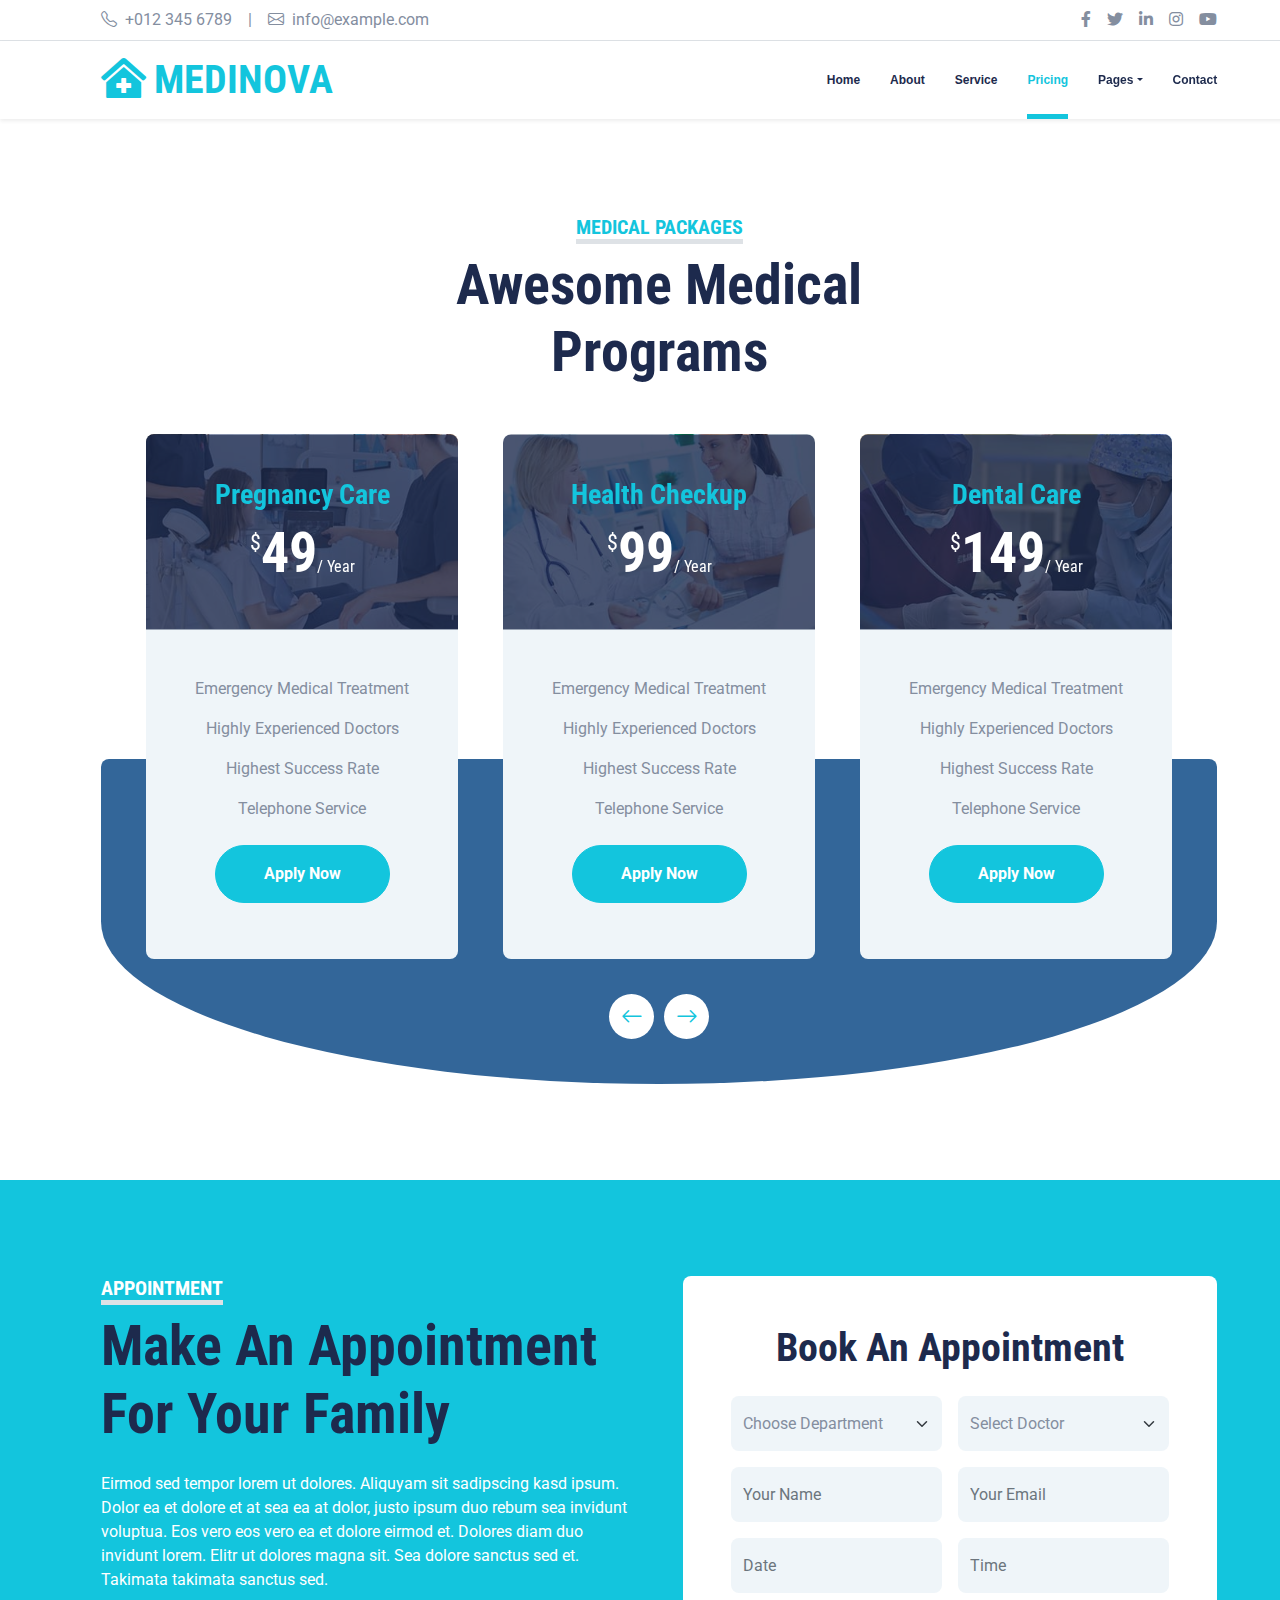
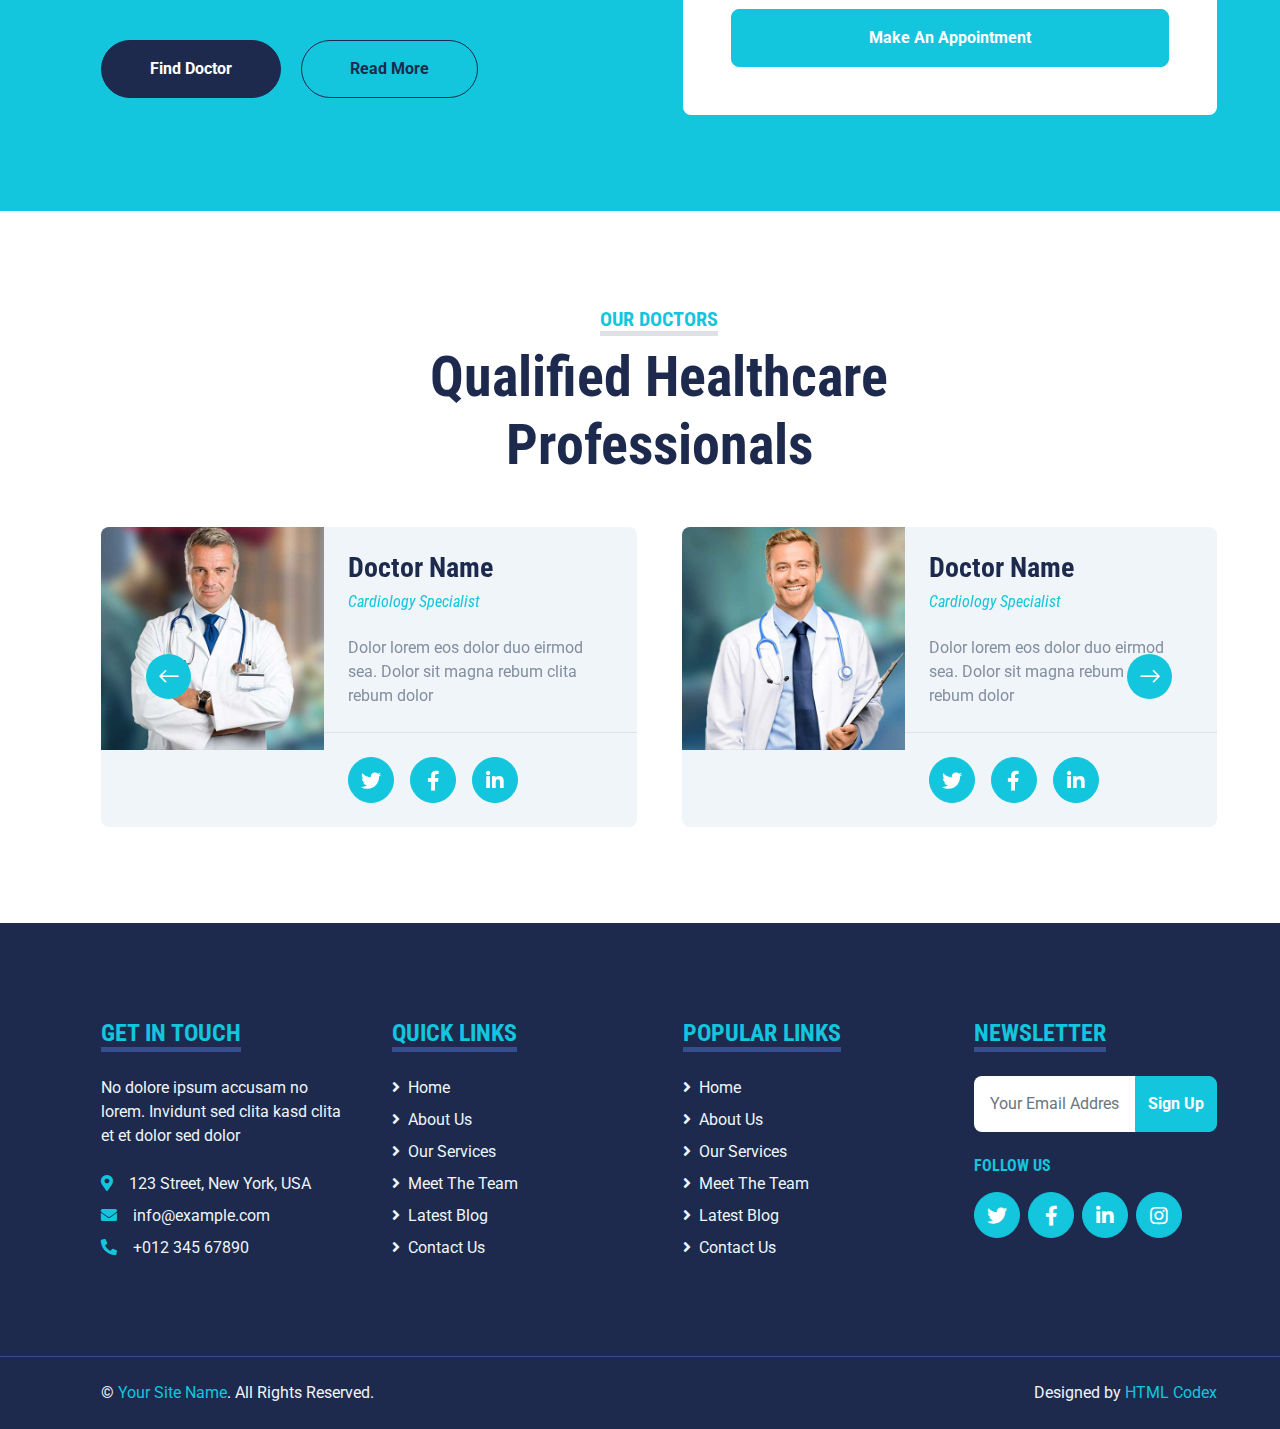
<file: price.html>
<!DOCTYPE html>
<html lang="en">

<head>
    <meta charset="utf-8">
    <title>MEDINOVA - Hospital Website Template</title>
    <meta content="width=device-width, initial-scale=1.0" name="viewport">
    <meta content="Free HTML Templates" name="keywords">
    <meta content="Free HTML Templates" name="description">

    <!-- Favicon -->
    <link href="img/favicon.ico" rel="icon">

    <!-- Google Web Fonts -->
    <link rel="preconnect" href="https://fonts.gstatic.com">
    <link href="https://fonts.googleapis.com/css2?family=Roboto+Condensed:wght@400;700&family=Roboto:wght@400;700&display=swap" rel="stylesheet">  

    <!-- Icon Font Stylesheet -->
    <link href="https://cdnjs.cloudflare.com/ajax/libs/font-awesome/5.15.0/css/all.min.css" rel="stylesheet">
    <link href="https://cdn.jsdelivr.net/npm/bootstrap-icons@1.4.1/font/bootstrap-icons.css" rel="stylesheet">

    <!-- Libraries Stylesheet -->
    <link href="lib/owlcarousel/assets/owl.carousel.min.css" rel="stylesheet">
    <link href="lib/tempusdominus/css/tempusdominus-bootstrap-4.min.css" rel="stylesheet" />

    <!-- Customized Bootstrap Stylesheet -->
    <link href="css/bootstrap.min.css" rel="stylesheet">

    <!-- Template Stylesheet -->
    <link href="css/style.css" rel="stylesheet">
</head>

<body>
    <!-- Topbar Start -->
    <div class="container-fluid py-2 border-bottom d-none d-lg-block">
        <div class="container">
            <div class="row">
                <div class="col-md-6 text-center text-lg-start mb-2 mb-lg-0">
                    <div class="d-inline-flex align-items-center">
                        <a class="text-decoration-none text-body pe-3" href=""><i class="bi bi-telephone me-2"></i>+012 345 6789</a>
                        <span class="text-body">|</span>
                        <a class="text-decoration-none text-body px-3" href=""><i class="bi bi-envelope me-2"></i>info@example.com</a>
                    </div>
                </div>
                <div class="col-md-6 text-center text-lg-end">
                    <div class="d-inline-flex align-items-center">
                        <a class="text-body px-2" href="">
                            <i class="fab fa-facebook-f"></i>
                        </a>
                        <a class="text-body px-2" href="">
                            <i class="fab fa-twitter"></i>
                        </a>
                        <a class="text-body px-2" href="">
                            <i class="fab fa-linkedin-in"></i>
                        </a>
                        <a class="text-body px-2" href="">
                            <i class="fab fa-instagram"></i>
                        </a>
                        <a class="text-body ps-2" href="">
                            <i class="fab fa-youtube"></i>
                        </a>
                    </div>
                </div>
            </div>
        </div>
    </div>
    <!-- Topbar End -->


    <!-- Navbar Start -->
    <div class="container-fluid sticky-top bg-white shadow-sm mb-5">
        <div class="container">
            <nav class="navbar navbar-expand-lg bg-white navbar-light py-3 py-lg-0">
                <a href="index.html" class="navbar-brand">
                    <h1 class="m-0 text-uppercase text-primary"><i class="fa fa-clinic-medical me-2"></i>Medinova</h1>
                </a>
                <button class="navbar-toggler" type="button" data-bs-toggle="collapse" data-bs-target="#navbarCollapse">
                    <span class="navbar-toggler-icon"></span>
                </button>
                <div class="collapse navbar-collapse" id="navbarCollapse">
                    <div class="navbar-nav ms-auto py-0">
                        <a href="index.html" class="nav-item nav-link">Home</a>
                        <a href="about.html" class="nav-item nav-link">About</a>
                        <a href="service.html" class="nav-item nav-link">Service</a>
                        <a href="price.html" class="nav-item nav-link active">Pricing</a>
                        <div class="nav-item dropdown">
                            <a href="#" class="nav-link dropdown-toggle" data-bs-toggle="dropdown">Pages</a>
                            <div class="dropdown-menu m-0">
                                <a href="blog.html" class="dropdown-item">Blog Grid</a>
                                <a href="detail.html" class="dropdown-item">Blog Detail</a>
                                <a href="team.html" class="dropdown-item">The Team</a>
                                <a href="testimonial.html" class="dropdown-item">Testimonial</a>
                                <a href="appointment.html" class="dropdown-item">Appointment</a>
                                <a href="search.html" class="dropdown-item">Search</a>
                            </div>
                        </div>
                        <a href="contact.html" class="nav-item nav-link">Contact</a>
                    </div>
                </div>
            </nav>
        </div>
    </div>
    <!-- Navbar End -->


    <!-- Pricing Plan Start -->
    <div class="container-fluid py-5">
        <div class="container">
            <div class="text-center mx-auto mb-5" style="max-width: 500px;">
                <h5 class="d-inline-block text-primary text-uppercase border-bottom border-5">Medical Packages</h5>
                <h1 class="display-4">Awesome Medical Programs</h1>
            </div>
            <div class="owl-carousel price-carousel position-relative" style="padding: 0 45px 45px 45px;">
                <div class="bg-light rounded text-center">
                    <div class="position-relative">
                        <img class="img-fluid rounded-top" src="img/price-1.jpg" alt="">
                        <div class="position-absolute w-100 h-100 top-50 start-50 translate-middle rounded-top d-flex flex-column align-items-center justify-content-center" style="background: rgba(29, 42, 77, .8);">
                            <h3 class="text-primary">Pregnancy Care</h3>
                            <h1 class="display-4 text-white mb-0">
                                <small class="align-top fw-normal" style="font-size: 22px; line-height: 45px;">$</small>49<small class="align-bottom fw-normal" style="font-size: 16px; line-height: 40px;">/ Year</small>
                            </h1>
                        </div>
                    </div>
                    <div class="text-center py-5">
                        <p>Emergency Medical Treatment</p>
                        <p>Highly Experienced Doctors</p>
                        <p>Highest Success Rate</p>
                        <p>Telephone Service</p>
                        <a href="" class="btn btn-primary rounded-pill py-3 px-5 my-2">Apply Now</a>
                    </div>
                </div>
                <div class="bg-light rounded text-center">
                    <div class="position-relative">
                        <img class="img-fluid rounded-top" src="img/price-2.jpg" alt="">
                        <div class="position-absolute w-100 h-100 top-50 start-50 translate-middle rounded-top d-flex flex-column align-items-center justify-content-center" style="background: rgba(29, 42, 77, .8);">
                            <h3 class="text-primary">Health Checkup</h3>
                            <h1 class="display-4 text-white mb-0">
                                <small class="align-top fw-normal" style="font-size: 22px; line-height: 45px;">$</small>99<small class="align-bottom fw-normal" style="font-size: 16px; line-height: 40px;">/ Year</small>
                            </h1>
                        </div>
                    </div>
                    <div class="text-center py-5">
                        <p>Emergency Medical Treatment</p>
                        <p>Highly Experienced Doctors</p>
                        <p>Highest Success Rate</p>
                        <p>Telephone Service</p>
                        <a href="" class="btn btn-primary rounded-pill py-3 px-5 my-2">Apply Now</a>
                    </div>
                </div>
                <div class="bg-light rounded text-center">
                    <div class="position-relative">
                        <img class="img-fluid rounded-top" src="img/price-3.jpg" alt="">
                        <div class="position-absolute w-100 h-100 top-50 start-50 translate-middle rounded-top d-flex flex-column align-items-center justify-content-center" style="background: rgba(29, 42, 77, .8);">
                            <h3 class="text-primary">Dental Care</h3>
                            <h1 class="display-4 text-white mb-0">
                                <small class="align-top fw-normal" style="font-size: 22px; line-height: 45px;">$</small>149<small class="align-bottom fw-normal" style="font-size: 16px; line-height: 40px;">/ Year</small>
                            </h1>
                        </div>
                    </div>
                    <div class="text-center py-5">
                        <p>Emergency Medical Treatment</p>
                        <p>Highly Experienced Doctors</p>
                        <p>Highest Success Rate</p>
                        <p>Telephone Service</p>
                        <a href="" class="btn btn-primary rounded-pill py-3 px-5 my-2">Apply Now</a>
                    </div>
                </div>
                <div class="bg-light rounded text-center">
                    <div class="position-relative">
                        <img class="img-fluid rounded-top" src="img/price-4.jpg" alt="">
                        <div class="position-absolute w-100 h-100 top-50 start-50 translate-middle rounded-top d-flex flex-column align-items-center justify-content-center" style="background: rgba(29, 42, 77, .8);">
                            <h3 class="text-primary">Operation & Surgery</h3>
                            <h1 class="display-4 text-white mb-0">
                                <small class="align-top fw-normal" style="font-size: 22px; line-height: 45px;">$</small>199<small class="align-bottom fw-normal" style="font-size: 16px; line-height: 40px;">/ Year</small>
                            </h1>
                        </div>
                    </div>
                    <div class="text-center py-5">
                        <p>Emergency Medical Treatment</p>
                        <p>Highly Experienced Doctors</p>
                        <p>Highest Success Rate</p>
                        <p>Telephone Service</p>
                        <a href="" class="btn btn-primary rounded-pill py-3 px-5 my-2">Apply Now</a>
                    </div>
                </div>
            </div>
        </div>
    </div>
    <!-- Pricing Plan End -->


    <!-- Appointment Start -->
    <div class="container-fluid bg-primary my-5 py-5">
        <div class="container py-5">
            <div class="row gx-5">
                <div class="col-lg-6 mb-5 mb-lg-0">
                    <div class="mb-4">
                        <h5 class="d-inline-block text-white text-uppercase border-bottom border-5">Appointment</h5>
                        <h1 class="display-4">Make An Appointment For Your Family</h1>
                    </div>
                    <p class="text-white mb-5">Eirmod sed tempor lorem ut dolores. Aliquyam sit sadipscing kasd ipsum. Dolor ea et dolore et at sea ea at dolor, justo ipsum duo rebum sea invidunt voluptua. Eos vero eos vero ea et dolore eirmod et. Dolores diam duo invidunt lorem. Elitr ut dolores magna sit. Sea dolore sanctus sed et. Takimata takimata sanctus sed.</p>
                    <a class="btn btn-dark rounded-pill py-3 px-5 me-3" href="">Find Doctor</a>
                    <a class="btn btn-outline-dark rounded-pill py-3 px-5" href="">Read More</a>
                </div>
                <div class="col-lg-6">
                    <div class="bg-white text-center rounded p-5">
                        <h1 class="mb-4">Book An Appointment</h1>
                        <form>
                            <div class="row g-3">
                                <div class="col-12 col-sm-6">
                                    <select class="form-select bg-light border-0" style="height: 55px;">
                                        <option selected>Choose Department</option>
                                        <option value="1">Department 1</option>
                                        <option value="2">Department 2</option>
                                        <option value="3">Department 3</option>
                                    </select>
                                </div>
                                <div class="col-12 col-sm-6">
                                    <select class="form-select bg-light border-0" style="height: 55px;">
                                        <option selected>Select Doctor</option>
                                        <option value="1">Doctor 1</option>
                                        <option value="2">Doctor 2</option>
                                        <option value="3">Doctor 3</option>
                                    </select>
                                </div>
                                <div class="col-12 col-sm-6">
                                    <input type="text" class="form-control bg-light border-0" placeholder="Your Name" style="height: 55px;">
                                </div>
                                <div class="col-12 col-sm-6">
                                    <input type="email" class="form-control bg-light border-0" placeholder="Your Email" style="height: 55px;">
                                </div>
                                <div class="col-12 col-sm-6">
                                    <div class="date" id="date" data-target-input="nearest">
                                        <input type="text"
                                            class="form-control bg-light border-0 datetimepicker-input"
                                            placeholder="Date" data-target="#date" data-toggle="datetimepicker" style="height: 55px;">
                                    </div>
                                </div>
                                <div class="col-12 col-sm-6">
                                    <div class="time" id="time" data-target-input="nearest">
                                        <input type="text"
                                            class="form-control bg-light border-0 datetimepicker-input"
                                            placeholder="Time" data-target="#time" data-toggle="datetimepicker" style="height: 55px;">
                                    </div>
                                </div>
                                <div class="col-12">
                                    <button class="btn btn-primary w-100 py-3" type="submit">Make An Appointment</button>
                                </div>
                            </div>
                        </form>
                    </div>
                </div>
            </div>
        </div>
    </div>
    <!-- Appointment End -->


    <!-- Team Start -->
    <div class="container-fluid py-5">
        <div class="container">
            <div class="text-center mx-auto mb-5" style="max-width: 500px;">
                <h5 class="d-inline-block text-primary text-uppercase border-bottom border-5">Our Doctors</h5>
                <h1 class="display-4">Qualified Healthcare Professionals</h1>
            </div>
            <div class="owl-carousel team-carousel position-relative">
                <div class="team-item">
                    <div class="row g-0 bg-light rounded overflow-hidden">
                        <div class="col-12 col-sm-5 h-100">
                            <img class="img-fluid h-100" src="img/team-1.jpg" style="object-fit: cover;">
                        </div>
                        <div class="col-12 col-sm-7 h-100 d-flex flex-column">
                            <div class="mt-auto p-4">
                                <h3>Doctor Name</h3>
                                <h6 class="fw-normal fst-italic text-primary mb-4">Cardiology Specialist</h6>
                                <p class="m-0">Dolor lorem eos dolor duo eirmod sea. Dolor sit magna rebum clita rebum dolor</p>
                            </div>
                            <div class="d-flex mt-auto border-top p-4">
                                <a class="btn btn-lg btn-primary btn-lg-square rounded-circle me-3" href="#"><i class="fab fa-twitter"></i></a>
                                <a class="btn btn-lg btn-primary btn-lg-square rounded-circle me-3" href="#"><i class="fab fa-facebook-f"></i></a>
                                <a class="btn btn-lg btn-primary btn-lg-square rounded-circle" href="#"><i class="fab fa-linkedin-in"></i></a>
                            </div>
                        </div>
                    </div>
                </div>
                <div class="team-item">
                    <div class="row g-0 bg-light rounded overflow-hidden">
                        <div class="col-12 col-sm-5 h-100">
                            <img class="img-fluid h-100" src="img/team-2.jpg" style="object-fit: cover;">
                        </div>
                        <div class="col-12 col-sm-7 h-100 d-flex flex-column">
                            <div class="mt-auto p-4">
                                <h3>Doctor Name</h3>
                                <h6 class="fw-normal fst-italic text-primary mb-4">Cardiology Specialist</h6>
                                <p class="m-0">Dolor lorem eos dolor duo eirmod sea. Dolor sit magna rebum clita rebum dolor</p>
                            </div>
                            <div class="d-flex mt-auto border-top p-4">
                                <a class="btn btn-lg btn-primary btn-lg-square rounded-circle me-3" href="#"><i class="fab fa-twitter"></i></a>
                                <a class="btn btn-lg btn-primary btn-lg-square rounded-circle me-3" href="#"><i class="fab fa-facebook-f"></i></a>
                                <a class="btn btn-lg btn-primary btn-lg-square rounded-circle" href="#"><i class="fab fa-linkedin-in"></i></a>
                            </div>
                        </div>
                    </div>
                </div>
                <div class="team-item">
                    <div class="row g-0 bg-light rounded overflow-hidden">
                        <div class="col-12 col-sm-5 h-100">
                            <img class="img-fluid h-100" src="img/team-3.jpg" style="object-fit: cover;">
                        </div>
                        <div class="col-12 col-sm-7 h-100 d-flex flex-column">
                            <div class="mt-auto p-4">
                                <h3>Doctor Name</h3>
                                <h6 class="fw-normal fst-italic text-primary mb-4">Cardiology Specialist</h6>
                                <p class="m-0">Dolor lorem eos dolor duo eirmod sea. Dolor sit magna rebum clita rebum dolor</p>
                            </div>
                            <div class="d-flex mt-auto border-top p-4">
                                <a class="btn btn-lg btn-primary btn-lg-square rounded-circle me-3" href="#"><i class="fab fa-twitter"></i></a>
                                <a class="btn btn-lg btn-primary btn-lg-square rounded-circle me-3" href="#"><i class="fab fa-facebook-f"></i></a>
                                <a class="btn btn-lg btn-primary btn-lg-square rounded-circle" href="#"><i class="fab fa-linkedin-in"></i></a>
                            </div>
                        </div>
                    </div>
                </div>
            </div>
        </div>
    </div>
    <!-- Team End -->


    <!-- Footer Start -->
    <div class="container-fluid bg-dark text-light mt-5 py-5">
        <div class="container py-5">
            <div class="row g-5">
                <div class="col-lg-3 col-md-6">
                    <h4 class="d-inline-block text-primary text-uppercase border-bottom border-5 border-secondary mb-4">Get In Touch</h4>
                    <p class="mb-4">No dolore ipsum accusam no lorem. Invidunt sed clita kasd clita et et dolor sed dolor</p>
                    <p class="mb-2"><i class="fa fa-map-marker-alt text-primary me-3"></i>123 Street, New York, USA</p>
                    <p class="mb-2"><i class="fa fa-envelope text-primary me-3"></i>info@example.com</p>
                    <p class="mb-0"><i class="fa fa-phone-alt text-primary me-3"></i>+012 345 67890</p>
                </div>
                <div class="col-lg-3 col-md-6">
                    <h4 class="d-inline-block text-primary text-uppercase border-bottom border-5 border-secondary mb-4">Quick Links</h4>
                    <div class="d-flex flex-column justify-content-start">
                        <a class="text-light mb-2" href="#"><i class="fa fa-angle-right me-2"></i>Home</a>
                        <a class="text-light mb-2" href="#"><i class="fa fa-angle-right me-2"></i>About Us</a>
                        <a class="text-light mb-2" href="#"><i class="fa fa-angle-right me-2"></i>Our Services</a>
                        <a class="text-light mb-2" href="#"><i class="fa fa-angle-right me-2"></i>Meet The Team</a>
                        <a class="text-light mb-2" href="#"><i class="fa fa-angle-right me-2"></i>Latest Blog</a>
                        <a class="text-light" href="#"><i class="fa fa-angle-right me-2"></i>Contact Us</a>
                    </div>
                </div>
                <div class="col-lg-3 col-md-6">
                    <h4 class="d-inline-block text-primary text-uppercase border-bottom border-5 border-secondary mb-4">Popular Links</h4>
                    <div class="d-flex flex-column justify-content-start">
                        <a class="text-light mb-2" href="#"><i class="fa fa-angle-right me-2"></i>Home</a>
                        <a class="text-light mb-2" href="#"><i class="fa fa-angle-right me-2"></i>About Us</a>
                        <a class="text-light mb-2" href="#"><i class="fa fa-angle-right me-2"></i>Our Services</a>
                        <a class="text-light mb-2" href="#"><i class="fa fa-angle-right me-2"></i>Meet The Team</a>
                        <a class="text-light mb-2" href="#"><i class="fa fa-angle-right me-2"></i>Latest Blog</a>
                        <a class="text-light" href="#"><i class="fa fa-angle-right me-2"></i>Contact Us</a>
                    </div>
                </div>
                <div class="col-lg-3 col-md-6">
                    <h4 class="d-inline-block text-primary text-uppercase border-bottom border-5 border-secondary mb-4">Newsletter</h4>
                    <form action="">
                        <div class="input-group">
                            <input type="text" class="form-control p-3 border-0" placeholder="Your Email Address">
                            <button class="btn btn-primary">Sign Up</button>
                        </div>
                    </form>
                    <h6 class="text-primary text-uppercase mt-4 mb-3">Follow Us</h6>
                    <div class="d-flex">
                        <a class="btn btn-lg btn-primary btn-lg-square rounded-circle me-2" href="#"><i class="fab fa-twitter"></i></a>
                        <a class="btn btn-lg btn-primary btn-lg-square rounded-circle me-2" href="#"><i class="fab fa-facebook-f"></i></a>
                        <a class="btn btn-lg btn-primary btn-lg-square rounded-circle me-2" href="#"><i class="fab fa-linkedin-in"></i></a>
                        <a class="btn btn-lg btn-primary btn-lg-square rounded-circle" href="#"><i class="fab fa-instagram"></i></a>
                    </div>
                </div>
            </div>
        </div>
    </div>
    <div class="container-fluid bg-dark text-light border-top border-secondary py-4">
        <div class="container">
            <div class="row g-5">
                <div class="col-md-6 text-center text-md-start">
                    <p class="mb-md-0">&copy; <a class="text-primary" href="#">Your Site Name</a>. All Rights Reserved.</p>
                </div>
                <div class="col-md-6 text-center text-md-end">
                    <p class="mb-0">Designed by <a class="text-primary" href="https://htmlcodex.com">HTML Codex</a></p>
                </div>
            </div>
        </div>
    </div>
    <!-- Footer End -->


    <!-- Back to Top -->
    <a href="#" class="btn btn-lg btn-primary btn-lg-square back-to-top"><i class="bi bi-arrow-up"></i></a>


    <!-- JavaScript Libraries -->
    <script src="https://code.jquery.com/jquery-3.4.1.min.js"></script>
    <script src="https://cdn.jsdelivr.net/npm/bootstrap@5.0.0/dist/js/bootstrap.bundle.min.js"></script>
    <script src="lib/easing/easing.min.js"></script>
    <script src="lib/waypoints/waypoints.min.js"></script>
    <script src="lib/owlcarousel/owl.carousel.min.js"></script>
    <script src="lib/tempusdominus/js/moment.min.js"></script>
    <script src="lib/tempusdominus/js/moment-timezone.min.js"></script>
    <script src="lib/tempusdominus/js/tempusdominus-bootstrap-4.min.js"></script>

    <!-- Template Javascript -->
    <script src="js/main.js"></script>
</body>

</html>
</file>
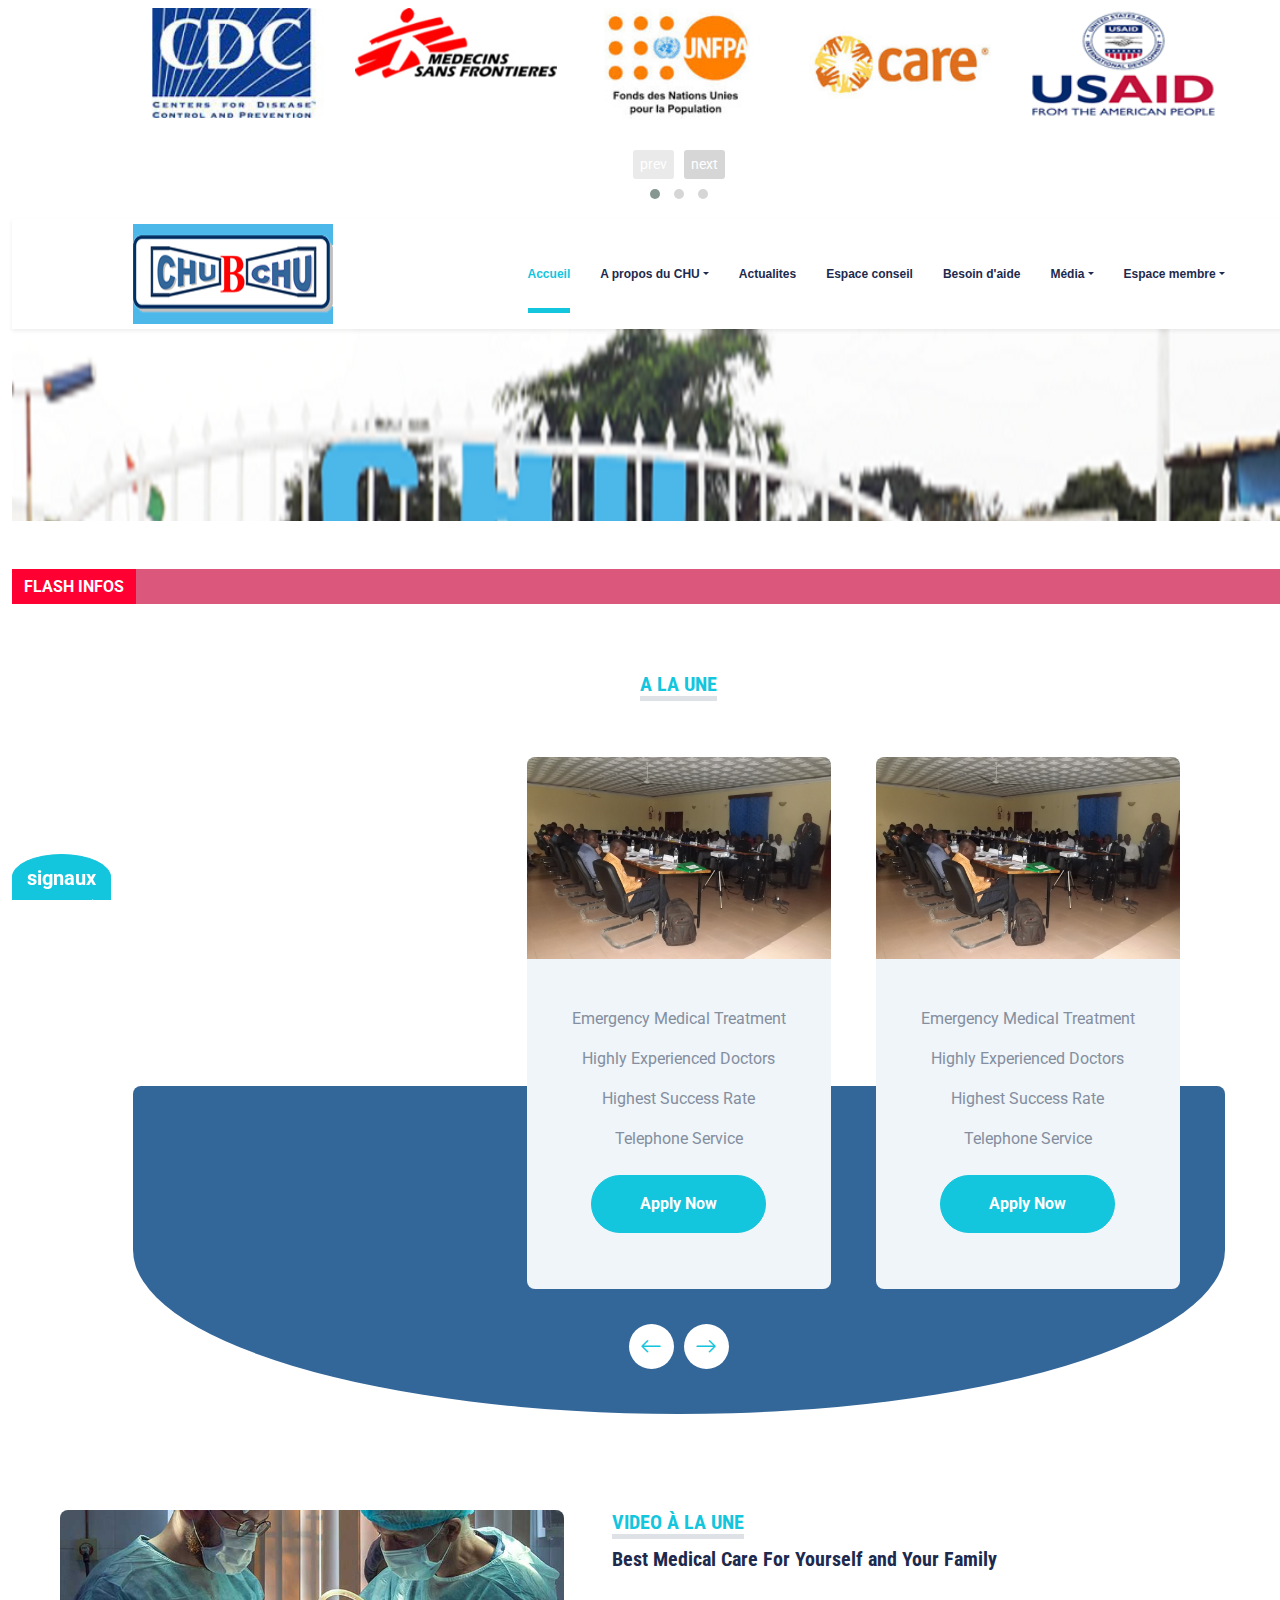
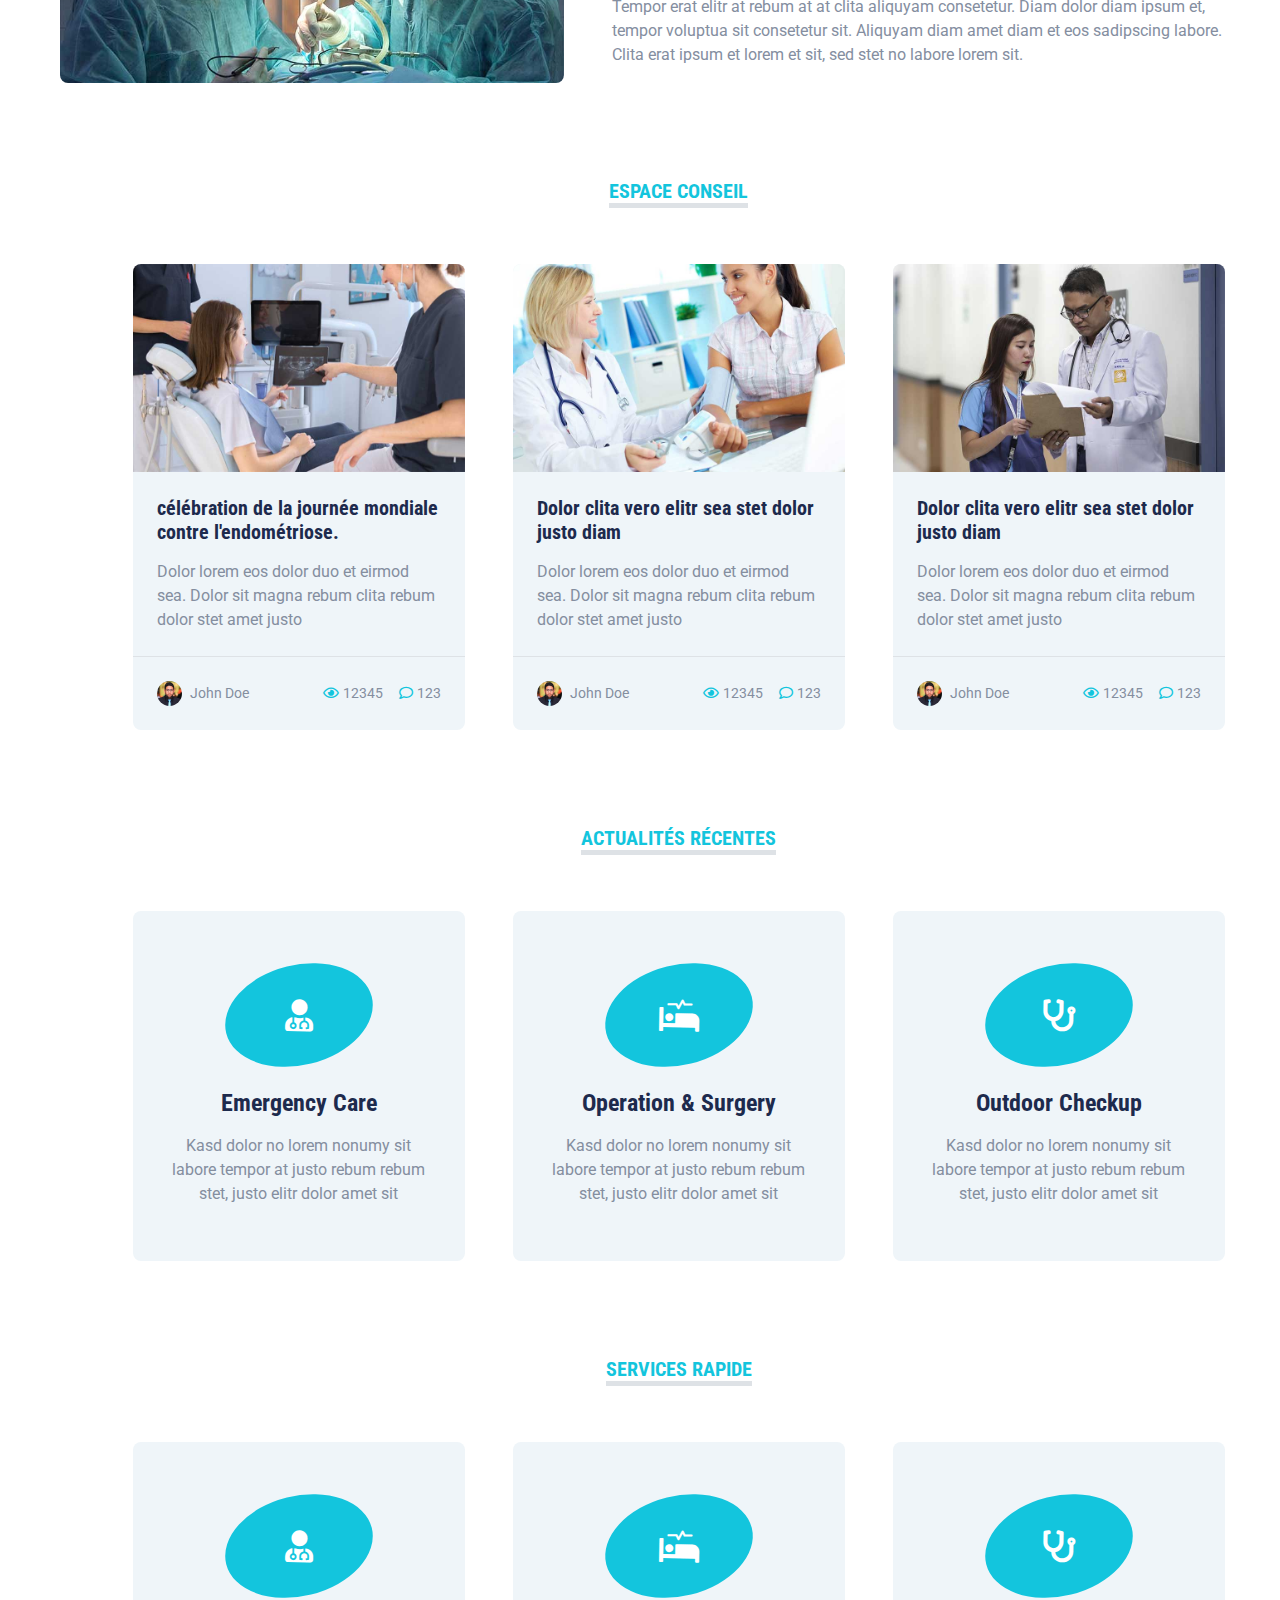
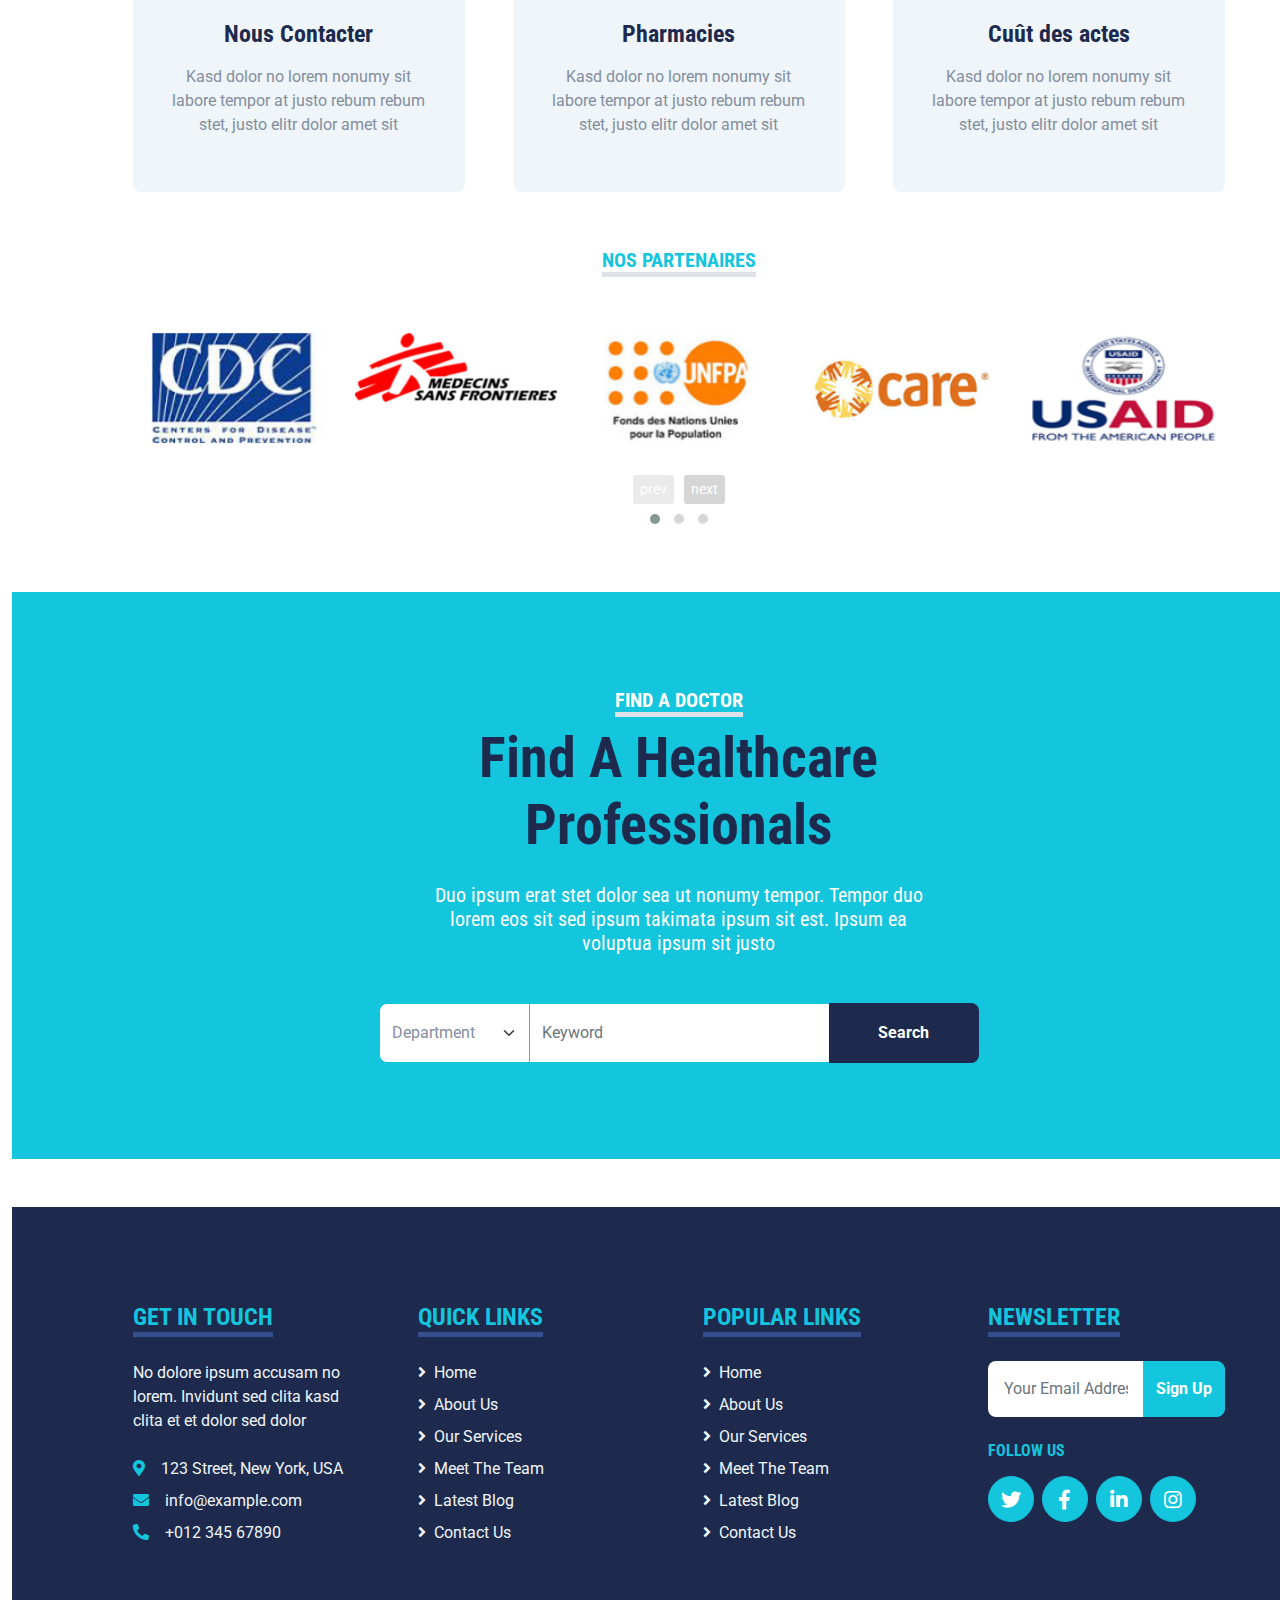
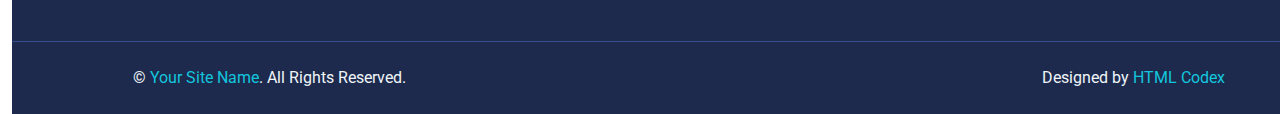
<file: referent.html>
<!DOCTYPE html>
<html lang="en">

<head>
    <meta charset="utf-8">
    <title>CHU DE BOUAKE</title>
    <meta content="width=device-width, initial-scale=1.0" name="viewport">
    <meta content="CHU DE BOUAKE" name="CHU">
    <meta content="CHU DE BOUAKE" name="CHU BKE">

    <!-- Favicon -->
    <link href="img/favicon.ico" rel="icon">

    <!-- Google Web Fonts -->
    <link rel="preconnect" href="https://fonts.gstatic.com">
    <link
        href="https://fonts.googleapis.com/css2?family=Roboto+Condensed:wght@400;700&family=Roboto:wght@400;700&display=swap"
        rel="stylesheet">

    <!-- Icon Font Stylesheet -->
    <link href="https://cdnjs.cloudflare.com/ajax/libs/font-awesome/5.15.0/css/all.min.css" rel="stylesheet">
    <link href="https://cdn.jsdelivr.net/npm/bootstrap-icons@1.4.1/font/bootstrap-icons.css" rel="stylesheet">



    <!-- Libraries Stylesheet -->
    <!-- <link rel="stylesheet" href="assets/css/docs.theme.min.css"> -->
    <link rel="stylesheet" href="assets/owlcarousel/assets/owl.carousel.min.css">
    <link rel="stylesheet" href="assets/owlcarousel/assets/owl.theme.default.min.css">
    <script src="assets/vendors/jquery.min.js"></script>
    <script src="assets/owlcarousel/owl.carousel.js"></script>

    <!-- Customized Bootstrap Stylesheet -->
    <link href="css/bootstrap.min.css" rel="stylesheet">

    <!-- Template Stylesheet -->
    <link href="css/style.css" rel="stylesheet">
</head>

<body style="overflow-y: auto;
overflow-x: hidden;">
    <div class="container-fluid">
        <div class="row">
            <!-- <div class="col-lg-1">
                <p>azerty</p>
            </div> -->
            <div class="col-lg-12">



                <!-- Topbar Start -->
                <div class="container-fluid py-2">
                    <div class="container">
                    
                        <section id="demos">
                            <div class="row">
                              <div class="large-12 columns">
                                <div class="owl-carousel owl-theme">
                                  <div class="item">
                                    <h4><img src="img/partenaires/cid.jpg" alt="" srcset=""></h4>
                                  </div>
                                  <div class="item">
                                    <h4><img src="img/partenaires/LOGO-MSF.png" alt="" srcset=""></h4>
                                  </div>
                                  <div class="item">
                                    <h4><img src="img/partenaires/lp1.jpg" alt="" srcset=""></h4>
                                  </div>
                                  <div class="item">
                                    <h4><img src="img/partenaires/lp11.jpg" alt="" srcset=""></h4>
                                  </div>
                                  <div class="item">
                                    <h4><img src="img/partenaires/lp12.png" alt="" srcset=""></h4>
                                  </div>
                                  <div class="item">
                                    <h4><img src="img/partenaires/lp13.jpg" alt="" srcset=""></h4>
                                  </div>
                                  <div class="item">
                                    <h4><img src="img/partenaires/lp2.jpg" alt="" srcset=""></h4>
                                  </div>
                                  <div class="item">
                                    <h4><img src="img/partenaires/lp4.png" alt="" srcset=""></h4>
                                  </div>
                                  <div class="item">
                                    <h4><img src="img/partenaires/lp5.jpg" alt="" srcset=""></h4>
                                  </div>
                                  <div class="item">
                                    <h4><img src="img/partenaires/lp6.jpg" alt="" srcset=""></h4>
                                  </div>
                                  <div class="item">
                                    <h4><img src="img/partenaires/lp8.jpg" alt="" srcset=""></h4>
                                  </div>
                                  <div class="item">
                                    <h4><img src="img/partenaires/lp9.jpg" alt="" srcset=""></h4>
                                  </div>
                                </div>
                               
                                <script>
                                  $(document).ready(function() {
                                    $('.owl-carousel').owlCarousel({
                                      loop: true,
                                      margin: 10,
                                      responsiveClass: true,
                                      responsive: {
                                        0: {
                                          items: 1,
                                          nav: true
                                        },
                                        600: {
                                          items: 3,
                                          nav: false
                                        },
                                        1000: {
                                          items: 5,
                                          nav: true,
                                          loop: false,
                                          margin: 20
                                        }
                                      }
                                    })
                                  })
                                </script>
                              </div>
                            </div>
                          </section>
                    </div>
                </div>
                <!-- Topbar End -->


                <!-- Navbar Start -->
                <div class="container-fluid sticky-top bg-white shadow-sm">
                    <div class="container">
                        <nav class="navbar navbar-expand-lg bg-white navbar-light py-3 py-lg-0">
                            <a href="index.html" class="navbar-brand">
                                <h1 class="m-0 text-uppercase text-primary"><img src="img/logo.png" alt=""></h1>
                            </a>
                            <button class="navbar-toggler" type="button" data-bs-toggle="collapse"
                                data-bs-target="#navbarCollapse">
                                <span class="navbar-toggler-icon"></span>
                            </button>
                            <div class="collapse navbar-collapse" id="navbarCollapse">
                                <div class="navbar-nav ms-auto py-0">
                                    <a href="index.html" class="nav-item nav-link active">Accueil</a>
                                   <div class="nav-item dropdown">
                                        <a href="#" class="nav-link dropdown-toggle" data-bs-toggle="dropdown">A propos du CHU</a>
                                        <div class="dropdown-menu m-0">
                                            <a href="blog.html" class="dropdown-item">Historique</a>
                                            <a href="detail.html" class="dropdown-item">Organisation</a>
                                            <a href="team.html" class="dropdown-item">Services & Prestations</a>
                                            <a href="testimonial.html" class="dropdown-item">Ressources humaines</a>
                                            <a href="appointment.html" class="dropdown-item">Ressources financières</a>
                                            <a href="search.html" class="dropdown-item">L'équipe de direction</a>
                                        </div>
                                    </div>
                                   
                                   
                                    
                                    <a href="price.html" class="nav-item nav-link">Actualites</a>
                                    <a href="price.html" class="nav-item nav-link">Espace conseil</a>
                                    <a href="price.html" class="nav-item nav-link">Besoin d'aide</a>
                                    <div class="nav-item dropdown">
                                        <a href="#" class="nav-link dropdown-toggle" data-bs-toggle="dropdown">Média</a>
                                        <div class="dropdown-menu m-0">
                                            <a href="blog.html" class="dropdown-item">Galerie Photo</a>
                                            <a href="detail.html" class="dropdown-item">Galerie Vidéo</a>
                                            <a href="team.html" class="dropdown-item">Galerie Reportage</a>
                                            
                                        </div>
                                    </div>
                                    
                                    <div class="nav-item dropdown">
                                        <a href="#" class="nav-link dropdown-toggle" data-bs-toggle="dropdown">Espace membre</a>
                                        <div class="dropdown-menu m-0">
                                            <a href="blog.html" class="dropdown-item">Forum</a>
                                            <a href="detail.html" class="dropdown-item">S'inscrire</a>
                                            <a href="team.html" class="dropdown-item">Accès Espace Membre</a>
                                            
                                        </div>
                                    </div>
                                </div>
                            </div>
                        </nav>
                    </div>
                </div>
                <!-- Navbar End -->


                <!-- Hero Start -->
                <div class="container-fluid bg-primary py-5 mb-5 hero-header">
                    <div class="container py-5">
                       <!--  <div class="row justify-content-start">
                             <div class="col-lg-8 text-center text-lg-start">
                                <h5 class="d-inline-block text-primary text-uppercase border-bottom border-5"
                                    style="border-color: rgba(256, 256, 256, .3) !important;">Welcome To Medinova</h5>
                                <h1 class="display-1 text-white mb-md-4">Best Healthcare Solution In Your City</h1>
                                <div class="pt-2">
                                    <a href="" class="btn btn-light rounded-pill py-md-3 px-md-5 mx-2">Find Doctor</a>
                                    <a href=""
                                        class="btn btn-outline-light rounded-pill py-md-3 px-md-5 mx-2">Appointment</a>
                                </div>
                            </div> 
                        </div> -->
                    </div>
                </div>
                <!-- flash -->
                <div id="flash">
                    <blink>

                        <div class="info"> FLASH INFOS </div>
                    </blink>
                    <div class="cont_s12">
                        <div class="box spnews  col-12">
                            <marquee direction="left" scrollamount="7"
                                style="position: absolute; font-size:15px; padding:3px;" width="100%">
                                <ul>

                                    <a href="#">Cérémonie d'hommage aux retraités ce jeudi 14 novembre 2017
                                        <!--| <span> post&eacute; le  </span>--></a>
                                    <a href="#">PHARMACIES DE GARDE-BOUAKE: Désormais les pharmacies de garde de Bké
                                        sont disponibles
                                        sur notre site web
                                        <!--| <span> post&eacute; le  </span>--></a>
                                    <a href="#">La Direction Générale du CHU de Bouaké vous souhaite une bonne Santé.
                                        <!--| <span> post&eacute; le  </span>--></a>
                                    <a href="#">Bienvenue sur le site internet du CHU de Bouaké.
                                        <!--| <span> post&eacute; le  </span>--></a>
                                </ul>
                            </marquee>
                        </div>
                    </div>
                </div>
                <!-- fin flash -->

                <!-- debut slider -->
                <div class="container-fluid py-5">
                    <div class="container">
                        <div class="text-center mx-auto mb-5" style="max-width: 500px;">
                            <h5 class="d-inline-block text-primary text-uppercase border-bottom border-5">A la une</h5>
                            <!-- <h1 class="display-4">Awesome Medical Programs</h1> -->
                        </div>
                        <div class="owl-carousel price-carousel position-relative" style="padding: 0 45px 45px 45px;">
                            <div class="bg-light rounded text-center">
                                
                            </div>
                            <div class="bg-light rounded text-center">
                                <div class="position-relative">
                                    <!-- <img class="img-fluid rounded-top" src="img/price-2.jpg" alt=""> -->
                                    <img class="img-fluid rounded-top" src="img/slider/DSCF7819.jpg" alt="" width="800"
                                        height="500">
                                   <!--  <div class="position-absolute w-100 h-100 top-50 start-50 translate-middle rounded-top d-flex flex-column align-items-center justify-content-center"
                                        style="background: rgba(29, 42, 77, .8);">
                                        <h3 class="text-white">Health Checkup</h3>
                                        <h1 class="display-4 text-white mb-0">
                                            <small class="align-top fw-normal"
                                                style="font-size: 22px; line-height: 45px;">$</small>99<small
                                                class="align-bottom fw-normal"
                                                style="font-size: 16px; line-height: 40px;">/ Year</small>
                                        </h1>
                                    </div> -->
                                </div>
                                <div class="text-center py-5">
                                    <p>Emergency Medical Treatment</p>
                                    <p>Highly Experienced Doctors</p>
                                    <p>Highest Success Rate</p>
                                    <p>Telephone Service</p>
                                    <a href="" class="btn btn-primary rounded-pill py-3 px-5 my-2">Apply Now</a>
                                </div>
                            </div>
                            <div class="bg-light rounded text-center">
                                <div class="position-relative">
                                    <!-- <img class="img-fluid rounded-top" src="img/price-3.jpg" alt=""> -->
                                    <img class="img-fluid rounded-top" src="img/slider/DSCF7819.jpg" alt="" width="800"
                                        height="500">
                                   <!--  <div class="position-absolute w-100 h-100 top-50 start-50 translate-middle rounded-top d-flex flex-column align-items-center justify-content-center"
                                        style="background: rgba(29, 42, 77, .8);">
                                        <h3 class="text-white">Dental Care</h3>
                                        <h1 class="display-4 text-white mb-0">
                                            <small class="align-top fw-normal"
                                                style="font-size: 22px; line-height: 45px;">$</small>149<small
                                                class="align-bottom fw-normal"
                                                style="font-size: 16px; line-height: 40px;">/ Year</small>
                                        </h1>
                                    </div> -->
                                </div>
                                <div class="text-center py-5">
                                    <p>Emergency Medical Treatment</p>
                                    <p>Highly Experienced Doctors</p>
                                    <p>Highest Success Rate</p>
                                    <p>Telephone Service</p>
                                    <a href="" class="btn btn-primary rounded-pill py-3 px-5 my-2">Apply Now</a>
                                </div>
                            </div>
                            <div class="bg-light rounded text-center">
                                <div class="position-relative">
                                    <!-- <img class="img-fluid rounded-top" src="img/price-3.jpg" alt=""> -->
                                    <img class="img-fluid rounded-top" src="img/slider/DSCF7819.jpg" alt="" width="800"
                                        height="500">
                                   <!--  <div class="position-absolute w-100 h-100 top-50 start-50 translate-middle rounded-top d-flex flex-column align-items-center justify-content-center"
                                        style="background: rgba(29, 42, 77, .8);">
                                        <h3 class="text-white">Dental Care</h3>
                                        <h1 class="display-4 text-white mb-0">
                                            <small class="align-top fw-normal"
                                                style="font-size: 22px; line-height: 45px;">$</small>149<small
                                                class="align-bottom fw-normal"
                                                style="font-size: 16px; line-height: 40px;">/ Year</small>
                                        </h1>
                                    </div> -->
                                </div>
                                <div class="text-center py-5">
                                    <p>Emergency Medical Treatment</p>
                                    <p>Highly Experienced Doctors</p>
                                    <p>Highest Success Rate</p>
                                    <p>Telephone Service</p>
                                    <a href="" class="btn btn-primary rounded-pill py-3 px-5 my-2">Apply Now</a>
                                </div>
                            </div>
                            <div class="bg-light rounded text-center">
                                <div class="position-relative">
                                    <!-- <img class="img-fluid rounded-top" src="img/price-3.jpg" alt=""> -->
                                    <img class="img-fluid rounded-top" src="img/slider/DSCF7819.jpg" alt="" width="800"
                                        height="500">
                                   <!--  <div class="position-absolute w-100 h-100 top-50 start-50 translate-middle rounded-top d-flex flex-column align-items-center justify-content-center"
                                        style="background: rgba(29, 42, 77, .8);">
                                        <h3 class="text-white">Dental Care</h3>
                                        <h1 class="display-4 text-white mb-0">
                                            <small class="align-top fw-normal"
                                                style="font-size: 22px; line-height: 45px;">$</small>149<small
                                                class="align-bottom fw-normal"
                                                style="font-size: 16px; line-height: 40px;">/ Year</small>
                                        </h1>
                                    </div> -->
                                </div>
                                <div class="text-center py-5">
                                    <p>Emergency Medical Treatment</p>
                                    <p>Highly Experienced Doctors</p>
                                    <p>Highest Success Rate</p>
                                    <p>Telephone Service</p>
                                    <a href="" class="btn btn-primary rounded-pill py-3 px-5 my-2">Apply Now</a>
                                </div>
                            </div>
                            <div class="bg-light rounded text-center">
                                <div class="position-relative">
                                    
                                </div>
                                
                            </div>
                        </div>
                    </div>
                </div>
                <!-- fin slider -->



                <!-- Hero End -->


                <!-- About Start -->
             
                        <div class="container-fluid py-5">
                            <div class="container-fluid">
                                <div class="row gx-5">
                                    <div class="col-lg-5 mb-5 mb-lg-0" style="min-height: 25px;">
                                        <div class="position-relative h-100">
                                            <img class="position-absolute w-100 h-100 rounded" src="img/about.jpg"
                                                style="object-fit: cover;">
                                        </div>
                                    </div>
                                    <div class="col-lg-6">
                                        <div class="mb-4">
                                            <h5 class="d-inline-block text-primary text-uppercase border-bottom border-5">Video à la une</h5>
                                            <h5 class="display-9">Best Medical Care For Yourself and Your Family</h5>
                                        </div>
                                        <p>Tempor erat elitr at rebum at at clita aliquyam consetetur. Diam dolor diam ipsum et,
                                            tempor voluptua sit consetetur sit. Aliquyam diam amet diam et eos sadipscing
                                            labore. Clita erat ipsum et lorem et sit, sed stet no labore lorem sit.</p>
                                        
                                    </div>
                                </div>
                            </div>
                        </div>
                   
                
                <!-- About End -->
                <div class="container-fluid py-5">
                    <div class="container">
                        <div class="text-center mx-auto mb-5" style="max-width: 500px;">
                            <h5 class="d-inline-block text-primary text-uppercase border-bottom border-5">Espace conseil</h5>
                            
                        </div>
                        <div class="row g-5">
                            <div class="col-xl-4 col-lg-6">
                                <div class="bg-light rounded overflow-hidden">
                                    <img class="img-fluid w-100" src="img/blog-1.jpg" alt="">
                                    <div class="p-4">
                                        <a class="h5 d-block mb-3" href="">célébration de la journée mondiale contre l'endométriose.</a>
                                        <p class="m-0">Dolor lorem eos dolor duo et eirmod sea. Dolor sit magna
                                            rebum clita rebum dolor stet amet justo</p>
                                    </div>
                                    <div class="d-flex justify-content-between border-top p-4">
                                        <div class="d-flex align-items-center">
                                            <img class="rounded-circle me-2" src="img/user.jpg" width="25" height="25"
                                                alt="">
                                            <small>John Doe</small>
                                        </div>
                                        <div class="d-flex align-items-center">
                                            <small class="ms-3"><i
                                                    class="far fa-eye text-primary me-1"></i>12345</small>
                                            <small class="ms-3"><i
                                                    class="far fa-comment text-primary me-1"></i>123</small>
                                        </div>
                                    </div>
                                </div>
                            </div>
                            <div class="col-xl-4 col-lg-6">
                                <div class="bg-light rounded overflow-hidden">
                                    <img class="img-fluid w-100" src="img/blog-2.jpg" alt="">
                                    <div class="p-4">
                                        <a class="h5 d-block mb-3" href="">Dolor clita vero elitr sea stet dolor justo
                                            diam</a>
                                        <p class="m-0">Dolor lorem eos dolor duo et eirmod sea. Dolor sit magna
                                            rebum clita rebum dolor stet amet justo</p>
                                    </div>
                                    <div class="d-flex justify-content-between border-top p-4">
                                        <div class="d-flex align-items-center">
                                            <img class="rounded-circle me-2" src="img/user.jpg" width="25" height="25"
                                                alt="">
                                            <small>John Doe</small>
                                        </div>
                                        <div class="d-flex align-items-center">
                                            <small class="ms-3"><i
                                                    class="far fa-eye text-primary me-1"></i>12345</small>
                                            <small class="ms-3"><i
                                                    class="far fa-comment text-primary me-1"></i>123</small>
                                        </div>
                                    </div>
                                </div>
                            </div>
                            <div class="col-xl-4 col-lg-6">
                                <div class="bg-light rounded overflow-hidden">
                                    <img class="img-fluid w-100" src="img/blog-3.jpg" alt="">
                                    <div class="p-4">
                                        <a class="h5 d-block mb-3" href="">Dolor clita vero elitr sea stet dolor justo
                                            diam</a>
                                        <p class="m-0">Dolor lorem eos dolor duo et eirmod sea. Dolor sit magna
                                            rebum clita rebum dolor stet amet justo</p>
                                    </div>
                                    <div class="d-flex justify-content-between border-top p-4">
                                        <div class="d-flex align-items-center">
                                            <img class="rounded-circle me-2" src="img/user.jpg" width="25" height="25"
                                                alt="">
                                            <small>John Doe</small>
                                        </div>
                                        <div class="d-flex align-items-center">
                                            <small class="ms-3"><i
                                                    class="far fa-eye text-primary me-1"></i>12345</small>
                                            <small class="ms-3"><i
                                                    class="far fa-comment text-primary me-1"></i>123</small>
                                        </div>
                                    </div>
                                </div>
                            </div>
                        </div>
                    </div>
                </div>
                <!-- Blog End -->
                


                <!-- Actualité Start -->
                <div class="container-fluid py-5">
                    <div class="container">
                        <div class="text-center mx-auto mb-5" style="max-width: 500px;">
                            <h5 class="d-inline-block text-primary text-uppercase border-bottom border-5">Actualités récentes</h5>
                         
                        </div>
                        <div class="row g-5">
                            <div class="col-lg-4 col-md-6">
                                <div
                                    class="service-item bg-light rounded d-flex flex-column align-items-center justify-content-center text-center">
                                    <div class="service-icon mb-4">
                                        <i class="fa fa-2x fa-user-md text-white"></i>
                                    </div>
                                    <h4 class="mb-3">Emergency Care</h4>
                                    <p class="m-0">Kasd dolor no lorem nonumy sit labore tempor at justo rebum rebum
                                        stet, justo elitr dolor amet sit</p>
                                    <a class="btn btn-lg btn-primary rounded-pill" href="">
                                        <i class="bi bi-arrow-right"></i>
                                    </a>
                                </div>
                            </div>
                            <div class="col-lg-4 col-md-6">
                                <div
                                    class="service-item bg-light rounded d-flex flex-column align-items-center justify-content-center text-center">
                                    <div class="service-icon mb-4">
                                        <i class="fa fa-2x fa-procedures text-white"></i>
                                    </div>
                                    <h4 class="mb-3">Operation & Surgery</h4>
                                    <p class="m-0">Kasd dolor no lorem nonumy sit labore tempor at justo rebum rebum
                                        stet, justo elitr dolor amet sit</p>
                                    <a class="btn btn-lg btn-primary rounded-pill" href="">
                                        <i class="bi bi-arrow-right"></i>
                                    </a>
                                </div>
                            </div>
                            <div class="col-lg-4 col-md-6">
                                <div
                                    class="service-item bg-light rounded d-flex flex-column align-items-center justify-content-center text-center">
                                    <div class="service-icon mb-4">
                                        <i class="fa fa-2x fa-stethoscope text-white"></i>
                                    </div>
                                    <h4 class="mb-3">Outdoor Checkup</h4>
                                    <p class="m-0">Kasd dolor no lorem nonumy sit labore tempor at justo rebum rebum
                                        stet, justo elitr dolor amet sit</p>
                                    <a class="btn btn-lg btn-primary rounded-pill" href="">
                                        <i class="bi bi-arrow-right"></i>
                                    </a>
                                </div>
                            </div>
                            
                          
                            
                        </div>
                    </div>
                </div>
                <!-- Services End -->
                <!-- Service Start -->
                <div class="container-fluid py-5">
                    <div class="container">
                        <div class="text-center mx-auto mb-5" style="max-width: 500px;">
                            <h5 class="d-inline-block text-primary text-uppercase border-bottom border-5">Services rapide</h5>
                         
                        </div>
                        <div class="row g-5">
                            <div class="col-lg-4 col-md-6">
                                <div
                                    class="service-item bg-light rounded d-flex flex-column align-items-center justify-content-center text-center">
                                    <div class="service-icon mb-4">
                                        <i class="fa fa-2x fa-user-md text-white"></i>
                                    </div>
                                    <h4 class="mb-3">Nous Contacter</h4>
                                    <p class="m-0">Kasd dolor no lorem nonumy sit labore tempor at justo rebum rebum
                                        stet, justo elitr dolor amet sit</p>
                                    <a class="btn btn-lg btn-primary rounded-pill" href="">
                                        <i class="bi bi-arrow-right"></i>
                                    </a>
                                </div>
                            </div>
                            <div class="col-lg-4 col-md-6">
                                <div
                                    class="service-item bg-light rounded d-flex flex-column align-items-center justify-content-center text-center">
                                    <div class="service-icon mb-4">
                                        <i class="fa fa-2x fa-procedures text-white"></i>
                                    </div>
                                    <h4 class="mb-3">Pharmacies</h4>
                                    <p class="m-0">Kasd dolor no lorem nonumy sit labore tempor at justo rebum rebum
                                        stet, justo elitr dolor amet sit</p>
                                    <a class="btn btn-lg btn-primary rounded-pill" href="">
                                        <i class="bi bi-arrow-right"></i>
                                    </a>
                                </div>
                            </div>
                            <div class="col-lg-4 col-md-6">
                                <div
                                    class="service-item bg-light rounded d-flex flex-column align-items-center justify-content-center text-center">
                                    <div class="service-icon mb-4">
                                        <i class="fa fa-2x fa-stethoscope text-white"></i>
                                    </div>
                                    <h4 class="mb-3">Cuût des actes</h4>
                                    <p class="m-0">Kasd dolor no lorem nonumy sit labore tempor at justo rebum rebum
                                        stet, justo elitr dolor amet sit</p>
                                    <a class="btn btn-lg btn-primary rounded-pill" href="">
                                        <i class="bi bi-arrow-right"></i>
                                    </a>
                                </div>
                            </div>
                            
                          
                            
                        </div>
                    </div>
                </div>
                <!-- Services End -->


                


                <div class="container-fluid py-2">
                    <div class="container">
                        <div class="text-center mx-auto mb-5" style="max-width: 500px;">
                            <h5 class="d-inline-block text-primary text-uppercase border-bottom border-5">Nos partenaires
                            </h5>
                          
                        </div>
                        <section id="demos">
                            <div class="row">
                              <div class="large-12 columns">
                                <div class="owl-carousel owl-theme">
                                  <div class="item">
                                    <h4><img src="img/partenaires/cid.jpg" alt="" srcset=""></h4>
                                  </div>
                                  <div class="item">
                                    <h4><img src="img/partenaires/LOGO-MSF.png" alt="" srcset=""></h4>
                                  </div>
                                  <div class="item">
                                    <h4><img src="img/partenaires/lp1.jpg" alt="" srcset=""></h4>
                                  </div>
                                  <div class="item">
                                    <h4><img src="img/partenaires/lp11.jpg" alt="" srcset=""></h4>
                                  </div>
                                  <div class="item">
                                    <h4><img src="img/partenaires/lp12.png" alt="" srcset=""></h4>
                                  </div>
                                  <div class="item">
                                    <h4><img src="img/partenaires/lp13.jpg" alt="" srcset=""></h4>
                                  </div>
                                  <div class="item">
                                    <h4><img src="img/partenaires/lp2.jpg" alt="" srcset=""></h4>
                                  </div>
                                  <div class="item">
                                    <h4><img src="img/partenaires/lp4.png" alt="" srcset=""></h4>
                                  </div>
                                  <div class="item">
                                    <h4><img src="img/partenaires/lp5.jpg" alt="" srcset=""></h4>
                                  </div>
                                  <div class="item">
                                    <h4><img src="img/partenaires/lp6.jpg" alt="" srcset=""></h4>
                                  </div>
                                  <div class="item">
                                    <h4><img src="img/partenaires/lp8.jpg" alt="" srcset=""></h4>
                                  </div>
                                  <div class="item">
                                    <h4><img src="img/partenaires/lp9.jpg" alt="" srcset=""></h4>
                                  </div>
                                </div>
                               
                                <script>
                                  $(document).ready(function() {
                                    $('.owl-carousel').owlCarousel({
                                      loop: true,
                                      margin: 10,
                                      responsiveClass: true,
                                      responsive: {
                                        0: {
                                          items: 1,
                                          nav: true
                                        },
                                        600: {
                                          items: 3,
                                          nav: false
                                        },
                                        1000: {
                                          items: 5,
                                          nav: true,
                                          loop: false,
                                          margin: 20
                                        }
                                      }
                                    })
                                  })
                                </script>
                              </div>
                            </div>
                          </section>
                    </div>
                </div>


                <!-- Team Start
                <div class="container-fluid py-5">
                    <div class="container">
                        <div class="text-center mx-auto mb-5" style="max-width: 500px;">
                            <h5 class="d-inline-block text-primary text-uppercase border-bottom border-5">Our Doctors
                            </h5>
                            <h1 class="display-4">Qualified Healthcare Professionals</h1>
                        </div>
                        <div class="owl-carousel team-carousel position-relative">
                            <div class="team-item">
                                <div class="row g-0 bg-light rounded overflow-hidden">
                                    <div class="col-12 col-sm-5 h-100">
                                        <img class="img-fluid h-100" src="img/team-1.jpg" style="object-fit: cover;">
                                    </div>
                                    <div class="col-12 col-sm-7 h-100 d-flex flex-column">
                                        <div class="mt-auto p-4">
                                            <h3>Doctor Name</h3>
                                            <h6 class="fw-normal fst-italic text-primary mb-4">Cardiology Specialist
                                            </h6>
                                            <p class="m-0">Dolor lorem eos dolor duo eirmod sea. Dolor sit magna rebum
                                                clita rebum dolor</p>
                                        </div>
                                        <div class="d-flex mt-auto border-top p-4">
                                            <a class="btn btn-lg btn-primary btn-lg-square rounded-circle me-3"
                                                href="#"><i class="fab fa-twitter"></i></a>
                                            <a class="btn btn-lg btn-primary btn-lg-square rounded-circle me-3"
                                                href="#"><i class="fab fa-facebook-f"></i></a>
                                            <a class="btn btn-lg btn-primary btn-lg-square rounded-circle" href="#"><i
                                                    class="fab fa-linkedin-in"></i></a>
                                        </div>
                                    </div>
                                </div>
                            </div>
                            <div class="team-item">
                                <div class="row g-0 bg-light rounded overflow-hidden">
                                    <div class="col-12 col-sm-5 h-100">
                                        <img class="img-fluid h-100" src="img/team-2.jpg" style="object-fit: cover;">
                                    </div>
                                    <div class="col-12 col-sm-7 h-100 d-flex flex-column">
                                        <div class="mt-auto p-4">
                                            <h3>Doctor Name</h3>
                                            <h6 class="fw-normal fst-italic text-primary mb-4">Cardiology Specialist
                                            </h6>
                                            <p class="m-0">Dolor lorem eos dolor duo eirmod sea. Dolor sit magna rebum
                                                clita rebum dolor</p>
                                        </div>
                                        <div class="d-flex mt-auto border-top p-4">
                                            <a class="btn btn-lg btn-primary btn-lg-square rounded-circle me-3"
                                                href="#"><i class="fab fa-twitter"></i></a>
                                            <a class="btn btn-lg btn-primary btn-lg-square rounded-circle me-3"
                                                href="#"><i class="fab fa-facebook-f"></i></a>
                                            <a class="btn btn-lg btn-primary btn-lg-square rounded-circle" href="#"><i
                                                    class="fab fa-linkedin-in"></i></a>
                                        </div>
                                    </div>
                                </div>
                            </div>
                            <div class="team-item">
                                <div class="row g-0 bg-light rounded overflow-hidden">
                                    <div class="col-12 col-sm-5 h-100">
                                        <img class="img-fluid h-100" src="img/team-3.jpg" style="object-fit: cover;">
                                    </div>
                                    <div class="col-12 col-sm-7 h-100 d-flex flex-column">
                                        <div class="mt-auto p-4">
                                            <h3>Doctor Name</h3>
                                            <h6 class="fw-normal fst-italic text-primary mb-4">Cardiology Specialist
                                            </h6>
                                            <p class="m-0">Dolor lorem eos dolor duo eirmod sea. Dolor sit magna rebum
                                                clita rebum dolor</p>
                                        </div>
                                        <div class="d-flex mt-auto border-top p-4">
                                            <a class="btn btn-lg btn-primary btn-lg-square rounded-circle me-3"
                                                href="#"><i class="fab fa-twitter"></i></a>
                                            <a class="btn btn-lg btn-primary btn-lg-square rounded-circle me-3"
                                                href="#"><i class="fab fa-facebook-f"></i></a>
                                            <a class="btn btn-lg btn-primary btn-lg-square rounded-circle" href="#"><i
                                                    class="fab fa-linkedin-in"></i></a>
                                        </div>
                                    </div>
                                </div>
                            </div>
                        </div>
                    </div>
                </div>
                Team End -->


                <!-- Search Start -->
                <div class="container-fluid bg-primary my-5 py-5">
                    <div class="container py-5">
                        <div class="text-center mx-auto mb-5" style="max-width: 500px;">
                            <h5 class="d-inline-block text-white text-uppercase border-bottom border-5">Find A Doctor
                            </h5>
                            <h1 class="display-4 mb-4">Find A Healthcare Professionals</h1>
                            <h5 class="text-white fw-normal">Duo ipsum erat stet dolor sea ut nonumy tempor. Tempor duo
                                lorem eos sit sed ipsum takimata ipsum sit est. Ipsum ea voluptua ipsum sit justo</h5>
                        </div>
                        <div class="mx-auto" style="width: 100%; max-width: 600px;">
                            <div class="input-group">
                                <select class="form-select border-primary w-25" style="height: 60px;">
                                    <option selected>Department</option>
                                    <option value="1">Department 1</option>
                                    <option value="2">Department 2</option>
                                    <option value="3">Department 3</option>
                                </select>
                                <input type="text" class="form-control border-primary w-50" placeholder="Keyword">
                                <button class="btn btn-dark border-0 w-25">Search</button>
                            </div>
                        </div>
                    </div>
                </div>
                <!-- Search End -->


              


                <!-- Blog Start -->
               


                <!-- Footer Start -->
                <div class="container-fluid bg-dark text-light mt-5 py-5">
                    <div class="container py-5">
                        <div class="row g-5">
                            <div class="col-lg-3 col-md-6">
                                <h4
                                    class="d-inline-block text-primary text-uppercase border-bottom border-5 border-secondary mb-4">
                                    Get In Touch</h4>
                                <p class="mb-4">No dolore ipsum accusam no lorem. Invidunt sed clita kasd clita et et
                                    dolor sed dolor</p>
                                <p class="mb-2"><i class="fa fa-map-marker-alt text-primary me-3"></i>123 Street, New
                                    York, USA</p>
                                <p class="mb-2"><i class="fa fa-envelope text-primary me-3"></i>info@example.com</p>
                                <p class="mb-0"><i class="fa fa-phone-alt text-primary me-3"></i>+012 345 67890</p>
                            </div>
                            <div class="col-lg-3 col-md-6">
                                <h4
                                    class="d-inline-block text-primary text-uppercase border-bottom border-5 border-secondary mb-4">
                                    Quick Links</h4>
                                <div class="d-flex flex-column justify-content-start">
                                    <a class="text-light mb-2" href="#"><i class="fa fa-angle-right me-2"></i>Home</a>
                                    <a class="text-light mb-2" href="#"><i class="fa fa-angle-right me-2"></i>About
                                        Us</a>
                                    <a class="text-light mb-2" href="#"><i class="fa fa-angle-right me-2"></i>Our
                                        Services</a>
                                    <a class="text-light mb-2" href="#"><i class="fa fa-angle-right me-2"></i>Meet The
                                        Team</a>
                                    <a class="text-light mb-2" href="#"><i class="fa fa-angle-right me-2"></i>Latest
                                        Blog</a>
                                    <a class="text-light" href="#"><i class="fa fa-angle-right me-2"></i>Contact Us</a>
                                </div>
                            </div>
                            <div class="col-lg-3 col-md-6">
                                <h4
                                    class="d-inline-block text-primary text-uppercase border-bottom border-5 border-secondary mb-4">
                                    Popular Links</h4>
                                <div class="d-flex flex-column justify-content-start">
                                    <a class="text-light mb-2" href="#"><i class="fa fa-angle-right me-2"></i>Home</a>
                                    <a class="text-light mb-2" href="#"><i class="fa fa-angle-right me-2"></i>About
                                        Us</a>
                                    <a class="text-light mb-2" href="#"><i class="fa fa-angle-right me-2"></i>Our
                                        Services</a>
                                    <a class="text-light mb-2" href="#"><i class="fa fa-angle-right me-2"></i>Meet The
                                        Team</a>
                                    <a class="text-light mb-2" href="#"><i class="fa fa-angle-right me-2"></i>Latest
                                        Blog</a>
                                    <a class="text-light" href="#"><i class="fa fa-angle-right me-2"></i>Contact Us</a>
                                </div>
                            </div>
                            <div class="col-lg-3 col-md-6">
                                <h4
                                    class="d-inline-block text-primary text-uppercase border-bottom border-5 border-secondary mb-4">
                                    Newsletter</h4>
                                <form action="">
                                    <div class="input-group">
                                        <input type="text" class="form-control p-3 border-0"
                                            placeholder="Your Email Address">
                                        <button class="btn btn-primary">Sign Up</button>
                                    </div>
                                </form>
                                <h6 class="text-primary text-uppercase mt-4 mb-3">Follow Us</h6>
                                <div class="d-flex">
                                    <a class="btn btn-lg btn-primary btn-lg-square rounded-circle me-2" href="#"><i
                                            class="fab fa-twitter"></i></a>
                                    <a class="btn btn-lg btn-primary btn-lg-square rounded-circle me-2" href="#"><i
                                            class="fab fa-facebook-f"></i></a>
                                    <a class="btn btn-lg btn-primary btn-lg-square rounded-circle me-2" href="#"><i
                                            class="fab fa-linkedin-in"></i></a>
                                    <a class="btn btn-lg btn-primary btn-lg-square rounded-circle" href="#"><i
                                            class="fab fa-instagram"></i></a>
                                </div>
                            </div>
                        </div>
                    </div>
                </div>
                <div class="container-fluid bg-dark text-light border-top border-secondary py-4">
                    <div class="container">
                        <div class="row g-5">
                            <div class="col-md-6 text-center text-md-start">
                                <p class="mb-md-0">&copy; <a class="text-primary" href="#">Your Site Name</a>. All
                                    Rights Reserved.</p>
                            </div>
                            <div class="col-md-6 text-center text-md-end">
                                <p class="mb-0">Designed by <a class="text-primary" href="https://htmlcodex.com">HTML
                                        Codex</a></p>
                            </div>
                        </div>
                    </div>
                </div>
                <!-- Footer End -->


                <!-- Back to Top -->
                <a href="#" class="btn btn-lg btn-primary btn-lg-square back-to-top1" style="display: inline; width: 99px;">signaux convid <i class="bi bi-arrow-up"></i></a>

                <a href="#" class="btn btn-lg btn-primary btn-lg-square back-to-top"><i class="bi bi-arrow-up"></i></a>

            </div>
            <!-- <div class="col-lg-1">
<p>azerty</p>
</div> -->
        </div>
    </div>
    <script>
        $(document).ready(function() {
          $('.owl-carousel').owlCarousel({
            loop: true,
            margin: 10,
            autoplay:true,
            responsiveClass: true,
            responsive: {
              0: {
                items: 1,
                nav: true
              },
              600: {
                items: 3,
                nav: false
              },
              1000: {
                items: 5,
                nav: true,
                loop: false,
                margin: 20
              }
            }
          })
        })
      </script>

    <!-- JavaScript Libraries -->
    <script src="assets/vendors/highlight.js"></script>
    <script src="assets/js/app.js"></script>
    <script src="https://code.jquery.com/jquery-3.4.1.min.js"></script>
    <script src="https://cdn.jsdelivr.net/npm/bootstrap@5.0.0/dist/js/bootstrap.bundle.min.js"></script>
    <script src="lib/easing/easing.min.js"></script>
    <script src="lib/waypoints/waypoints.min.js"></script>
    <script src="lib/owlcarousel/owl.carousel.min.js"></script>
    <script src="lib/tempusdominus/js/moment.min.js"></script>
    <script src="lib/tempusdominus/js/moment-timezone.min.js"></script>
    <script src="lib/tempusdominus/js/tempusdominus-bootstrap-4.min.js"></script>

    <!-- Template Javascript -->
    <script src="js/main.js"></script>
</body>

</html>
</file>
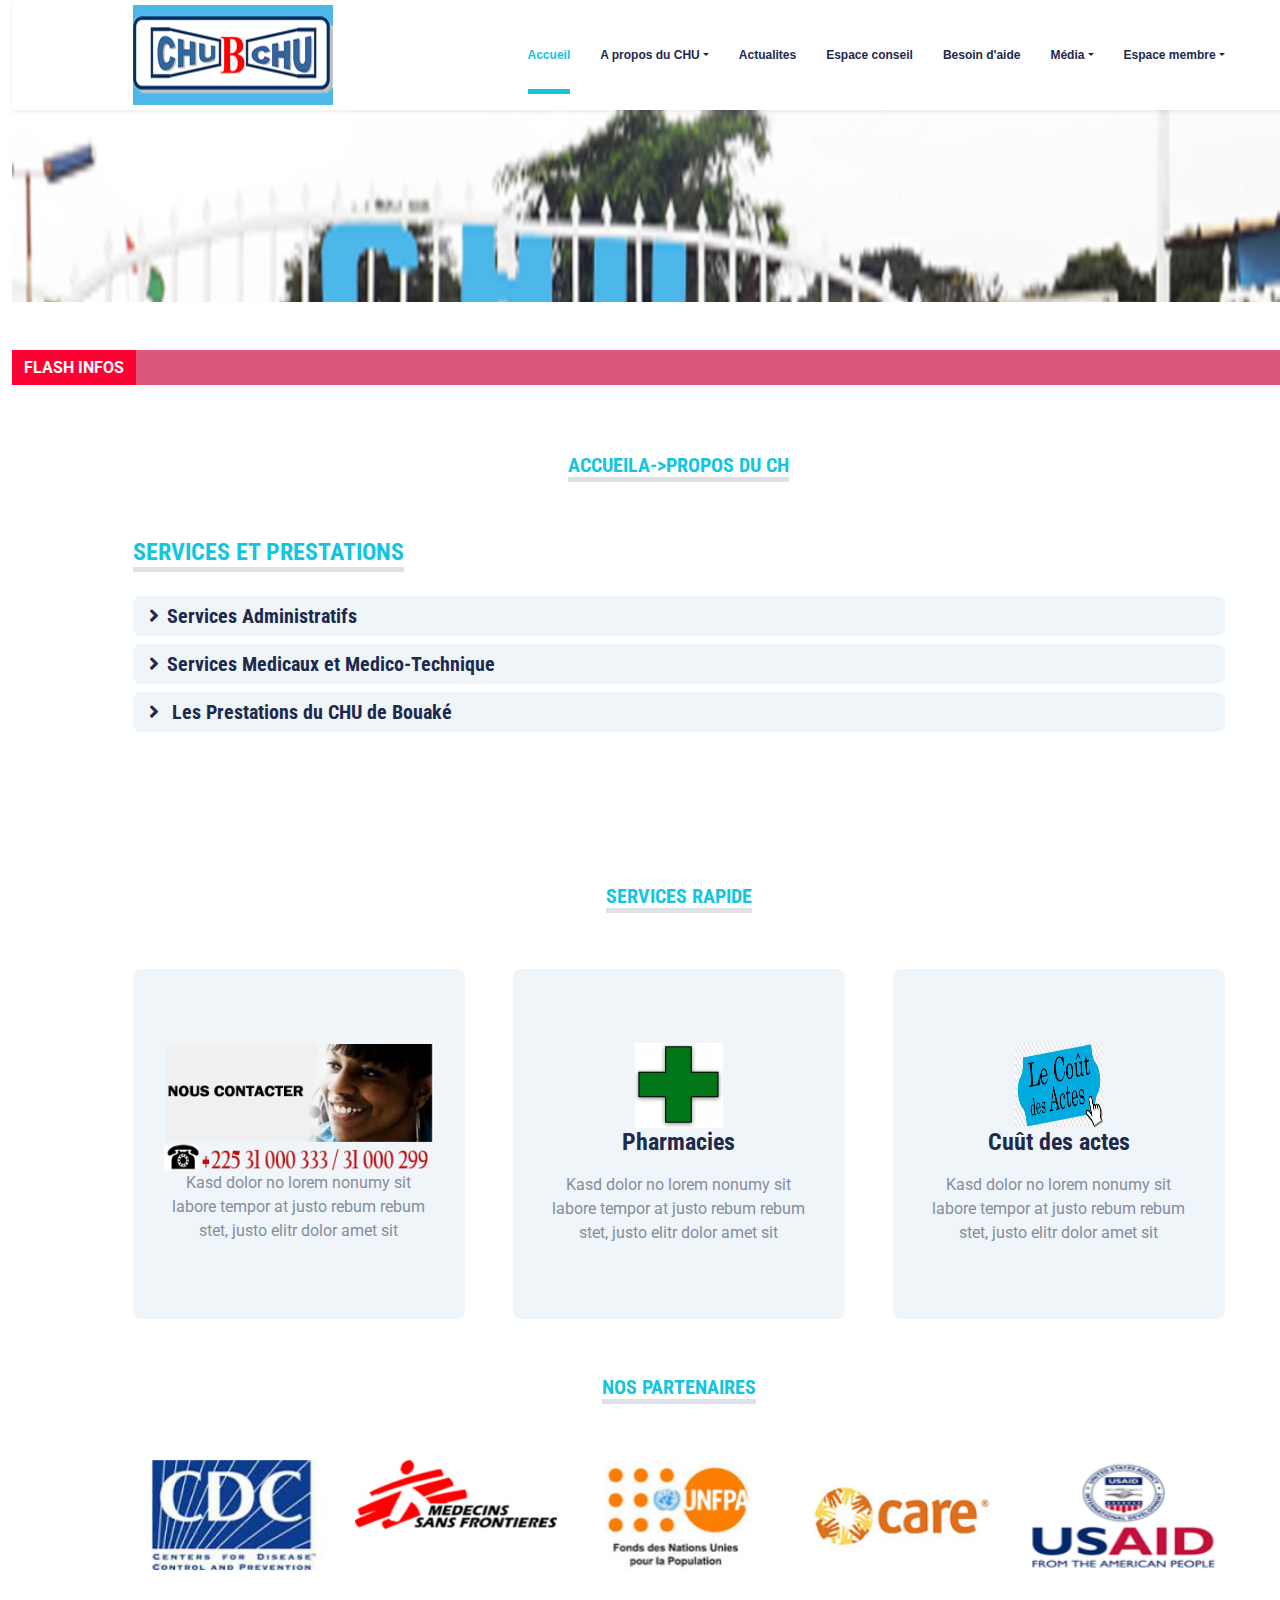
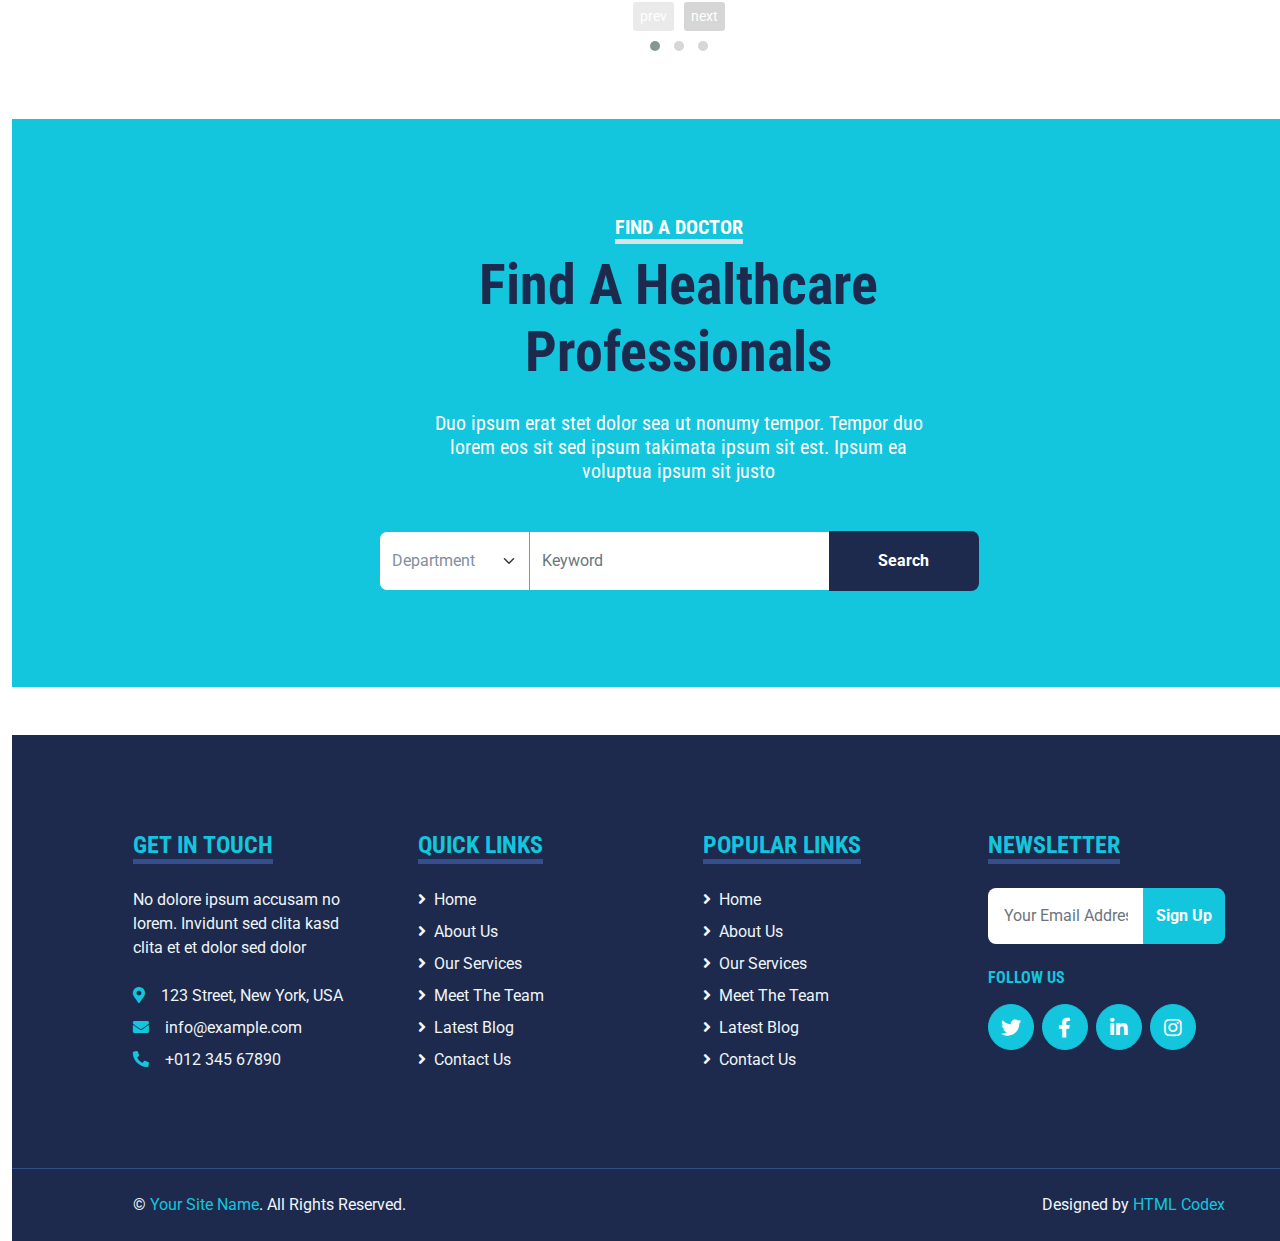
<file: Ressources humaines.html>
<!DOCTYPE html>
<html lang="en">

<head>
    <meta charset="utf-8">
    <title>CHU DE BOUAKE</title>
    <meta content="width=device-width, initial-scale=1.0" name="viewport">
    <meta content="CHU DE BOUAKE" name="CHU">
    <meta content="CHU DE BOUAKE" name="CHU BKE">

    <!-- Favicon -->
    <link href="img/favicon.ico" rel="icon">

    <!-- Google Web Fonts -->
    <link rel="preconnect" href="https://fonts.gstatic.com">
    <link
        href="https://fonts.googleapis.com/css2?family=Roboto+Condensed:wght@400;700&family=Roboto:wght@400;700&display=swap"
        rel="stylesheet">

    <!-- Icon Font Stylesheet -->
    <link href="https://cdnjs.cloudflare.com/ajax/libs/font-awesome/5.15.0/css/all.min.css" rel="stylesheet">
    <link href="https://cdn.jsdelivr.net/npm/bootstrap-icons@1.4.1/font/bootstrap-icons.css" rel="stylesheet">



    <!-- Libraries Stylesheet -->
    <!-- <link rel="stylesheet" href="assets/css/docs.theme.min.css"> -->
    <link rel="stylesheet" href="assets/owlcarousel/assets/owl.carousel.min.css">
    <link rel="stylesheet" href="assets/owlcarousel/assets/owl.theme.default.min.css">
    <script src="assets/vendors/jquery.min.js"></script>
    <script src="assets/owlcarousel/owl.carousel.js"></script>

    <!-- Customized Bootstrap Stylesheet -->
    <link href="css/bootstrap.min.css" rel="stylesheet">

    <!-- Template Stylesheet -->
    <link href="css/style.css" rel="stylesheet">
</head>

<body style="overflow-y: auto;
overflow-x: hidden;">
    <div class="container-fluid">
        <div class="row">
            <!-- <div class="col-lg-1">
                <p>azerty</p>
            </div> -->
            <div class="col-lg-12">



                <!-- Topbar Start -->

                <!-- Topbar End -->


                <!-- Navbar Start -->
                <div class="container-fluid sticky-top bg-white shadow-sm">
                    <div class="container">
                        <nav class="navbar navbar-expand-lg bg-white navbar-light py-3 py-lg-0">
                            <a href="index.html" class="navbar-brand">
                                <h1 class="m-0 text-uppercase text-primary"><img src="img/logo.png" alt=""></h1>
                            </a>
                            <button class="navbar-toggler" type="button" data-bs-toggle="collapse"
                                data-bs-target="#navbarCollapse">
                                <span class="navbar-toggler-icon"></span>
                            </button>
                            <div class="collapse navbar-collapse" id="navbarCollapse">
                                <div class="navbar-nav ms-auto py-0">
                                    <a href="index.html" class="nav-item nav-link active">Accueil</a>
                                    <div class="nav-item dropdown">
                                        <a href="#" class="nav-link dropdown-toggle" data-bs-toggle="dropdown">A propos
                                            du CHU</a>
                                        <div class="dropdown-menu m-0">
                                            <a href="blog.html" class="dropdown-item">Historique</a>
                                            <a href="detail.html" class="dropdown-item">Organisation</a>
                                            <a href="team.html" class="dropdown-item">Services & Prestations</a>
                                            <a href="testimonial.html" class="dropdown-item">Ressources humaines</a>
                                            <a href="appointment.html" class="dropdown-item">Ressources financières</a>
                                            <a href="search.html" class="dropdown-item">L'équipe de direction</a>
                                        </div>
                                    </div>



                                    <a href="price.html" class="nav-item nav-link">Actualites</a>
                                    <a href="price.html" class="nav-item nav-link">Espace conseil</a>
                                    <a href="price.html" class="nav-item nav-link">Besoin d'aide</a>
                                    <div class="nav-item dropdown">
                                        <a href="#" class="nav-link dropdown-toggle" data-bs-toggle="dropdown">Média</a>
                                        <div class="dropdown-menu m-0">
                                            <a href="blog.html" class="dropdown-item">Galerie Photo</a>
                                            <a href="detail.html" class="dropdown-item">Galerie Vidéo</a>
                                            <a href="team.html" class="dropdown-item">Galerie Reportage</a>

                                        </div>
                                    </div>

                                    <div class="nav-item dropdown">
                                        <a href="#" class="nav-link dropdown-toggle" data-bs-toggle="dropdown">Espace
                                            membre</a>
                                        <div class="dropdown-menu m-0">
                                            <a href="blog.html" class="dropdown-item">Forum</a>
                                            <a href="detail.html" class="dropdown-item">S'inscrire</a>
                                            <a href="team.html" class="dropdown-item">Accès Espace Membre</a>

                                        </div>
                                    </div>
                                </div>
                            </div>
                        </nav>
                    </div>
                </div>
                <!-- Navbar End -->


                <!-- Hero Start -->
                <div class="container-fluid bg-primary py-5 mb-5 hero-header">
                    <div class="container py-5">
                        <!--  <div class="row justify-content-start">
                             <div class="col-lg-8 text-center text-lg-start">
                                <h5 class="d-inline-block text-primary text-uppercase border-bottom border-5"
                                    style="border-color: rgba(256, 256, 256, .3) !important;">Welcome To Medinova</h5>
                                <h1 class="display-1 text-white mb-md-4">Best Healthcare Solution In Your City</h1>
                                <div class="pt-2">
                                    <a href="" class="btn btn-light rounded-pill py-md-3 px-md-5 mx-2">Find Doctor</a>
                                    <a href=""
                                        class="btn btn-outline-light rounded-pill py-md-3 px-md-5 mx-2">Appointment</a>
                                </div>
                            </div> 
                        </div> -->
                    </div>
                </div>
                <!-- flash -->
                <div id="flash">
                    <blink>

                        <div class="info"> FLASH INFOS </div>
                    </blink>
                    <div class="cont_s12">
                        <div class="box spnews  col-12">
                            <marquee direction="left" scrollamount="7"
                                style="position: absolute; font-size:15px; padding:3px;" width="100%">
                                <ul>

                                    <a href="#">Cérémonie d'hommage aux retraités ce jeudi 14 novembre 2017
                                        <!--| <span> post&eacute; le  </span>-->
                                    </a>
                                    <a href="#">PHARMACIES DE GARDE-BOUAKE: Désormais les pharmacies de garde de Bké
                                        sont disponibles
                                        sur notre site web
                                        <!--| <span> post&eacute; le  </span>-->
                                    </a>
                                    <a href="#">La Direction Générale du CHU de Bouaké vous souhaite une bonne Santé.
                                        <!--| <span> post&eacute; le  </span>-->
                                    </a>
                                    <a href="#">Bienvenue sur le site internet du CHU de Bouaké.
                                        <!--| <span> post&eacute; le  </span>-->
                                    </a>
                                </ul>
                            </marquee>
                        </div>
                    </div>
                </div>
                <!-- fin flash -->

                <!-- debut slider -->
                <div class="container-fluid py-5">
                    <div class="container">
                        <div class="text-center mx-auto mb-5" style="max-width: 500px;">
                            <h5 class="d-inline-block text-primary text-uppercase border-bottom border-5">
                                ACCUEILA->PROPOS DU CH</h5>
                            <!-- <h1 class="display-4">Awesome Medical Programs</h1> -->
                        </div>
                        <div class="mb-5">
                            <h4 class="d-inline-block text-primary text-uppercase border-bottom border-5 mb-4">
                                Services et Prestations</h4>                       




                            <div class="d-flex flex-column justify-content-start">
                                <a class="h5 bg-light rounded py-2 px-3 mb-2 btn_ser1" style="cursor:pointer;"><i
                                        class="fa fa-angle-right me-2"></i>Services Administratifs</a>

                                <div class="ui-accordion-content txt_ser1 ui-helper-reset ui-widget-content ui-corner-bottom ui-accordion-content-active"
                                    role="tabpanel"
                                    style="display: block; overflow: auto; padding-top: 13px; padding-bottom: 13px;">
                                    <ol>
                                        <li><a href="services-dg.php">Direction Générale (DG)</a></li>
                                        <li><a href="services-admin.php">Direction Médicale et Scientifique (DMS)</a></li>
                                        <li><a href="services-admin.php">Direction de l'Administration et des Finances  (DAF)</a></li>
                                        <li><a href="services-admin.php">Service Autonome du Contrôle et de l'Evaluation  (SACE)</a></li>
                                        <li><a href="services-admin.php">Service de Communication et des Relations  Publiques (SCRP)</a></li>
                                        <li><a href="services-admin.php">Service d´Information Médicale (SIM)</a></li>
                                        <li><a href="services-admin.php">Sous Direction des Soins Infirmiers et Obstétricaux  (S/DSIO)</a></li>
                                        <li><a href="services-admin.php">Sous Direction des Ressources Humaines  (S/DRH)</a></li>
                                        <li><a href="services-admin.php">Sous Direction du Budget et des Finances  (SDBF)</a></li>
                                        <li><a href="services-admin.php">Sous Direction de la Maintenance et de la Gestion du Patrimoine (S/DMGP)</a></li>
                                        <li><a href="services-admin.php">Agence Comptable (AC)</a></li>
                                        <li><a href="services-admin.php">Contrôle Budgetaire (CB)</a></li>
                                      </ol>
                                     
                                      <ol>

                                </div>
                                <a class="h5 bg-light rounded py-2 px-3 mb-2 btn_ser2" style="cursor:pointer;"><i
                                        class="fa fa-angle-right me-2"></i>Services Medicaux et Medico-Technique</a>
                                <div class="txt_ser2 ui-accordion-content ui-helper-reset ui-widget-content ui-corner-bottom ui-accordion-content-active"
                                    role="tabpanel"
                                    style="overflow: auto; display: block; padding-top: 13px; padding-bottom: 13px;">
                                    <ol>
                                        <li><a href="serv-anest-rea.php">Anesthésie Réanimation et Toxicologie</a></li>
                                        <li><a href="services-pharmacie.php">Pharmacie</a></li>
                                        <li><a href="services-labo.php">Laboratoire Central</a></li>
                                        <li><a href="services-oto-rhino.php">Oto-Rhino-Laryngologie (O.R.L)</a></li>
                                        <li><a href="services-gyneco.php">Gynécologie-Obstétrique </a></li>
                                        <li><a href="services-operatoire.php">Bloc Opératoire</a></li>
                                        <li><a href="services-chirurgie.php">Chirurgie Genérale et Digestive</a></li>
                                        <li><a href="services-reanimation.php">Réanimation</a></li>
                                        <li><a href="services-urgence-chirur.php">Urgences Chirurgicales</a></li>
                                        <li><a href="services-urgence-medic.php">Urgences Médicales</a></li>
                                        <li><a href="services-hopital.php">Hôpital du Jour </a></li>
                                        <li><a href="services-pneumo.php">Pneumo-Phtisiologie (PPH)</a></li>
                                        <li><a href="medecine-int.php">Médecine Interne</a></li>
                                        <li><a href="services-odonto.php">Odontostomatologie </a></li>
                                        <li><a href="services-pool-consult.php">Pool de Consultations</a></li>
                                        <li><a href="services-radio.php">Radiologie</a></li>
                                        <li><a href="services-cardiologie.php">Cardiologie</a></li>
                                        <li><a href="services-trauma.php">Traumatologie</a></li>
                                        <li><a href="services-pediatrie.php">Pédiatrie</a></li>
                                        <li><a href="services-ophta.php">Ophtalmologie</a></li>
                                        <li><a href="services-urologie.php">Urologie</a></li>
                                        <li><a href="services-neuro.php">Neuro-Chirurgie</a></li>
                                        <li><a href="dermato-venerologie.php">Dermatologie - Vénérologie</a></li>
                                        <li><a href="services-medec-physi.php"> Medecine Physique et de Rééducation</a></li>
                                      </ol>
                                      <figure class="sc_image  sc_image_align_right"> <img src="img/Hall.jpg" alt="" width="613"> </figure>
                                </div>
                                <a class="h5 bg-light rounded py-2 px-3 mb-2 btn_ser3" style="cursor:pointer;"><i
                                        class="fa fa-angle-right me-2"></i> Les Prestations du CHU de Bouaké</a>
                                <div class="txt_ser3 ui-accordion-content ui-helper-reset ui-widget-content ui-corner-bottom ui-accordion-content-active"
                                    role="tabpanel">
                                   
                                    <ul>
                                        <li>les consultations&nbsp;;</li>
                                        <li>les hospitalisations&nbsp;;</li>
                                        <li>les soins infirmiers&nbsp;;</li>
                                        <li>les examens de laboratoire et de  radiologie&nbsp;;</li>
                                        <li>les explorations fonctionnelles&nbsp;;</li>
                                        <li>les interventions chirurgicales&nbsp;;</li>
                                        <li>les accouchements.</li>
                                      </ul>
                                </div>
                                
                                


                            </div>
                        </div>
                    </div>
                </div>
                <!-- fin slider -->



                <!-- Hero End -->


                <!-- About Start -->



                <!-- About End -->

                <!-- Blog End -->



                <!-- Actualité Start -->

                <!-- Services End -->
                <!-- Service Start -->
                <div class="container-fluid py-5">
                    <div class="container">
                        <div class="text-center mx-auto mb-5" style="max-width: 500px;">
                            <h5 class="d-inline-block text-primary text-uppercase border-bottom border-5">Services
                                rapide</h5>

                        </div>
                        <div class="row g-5">
                            <div class="col-lg-4 col-md-6">
                                <div
                                    class="service-item bg-light rounded d-flex flex-column align-items-center justify-content-center text-center">
                                    <div>
                                        <img src="img/nous contacter/contact.png" width="270" height="127" alt=""
                                            srcset="">
                                    </div>
                                    
                                    <p class="m-0">Kasd dolor no lorem nonumy sit labore tempor at justo rebum rebum
                                        stet, justo elitr dolor amet sit</p>
                                    <a class="btn btn-lg btn-primary rounded-pill" href="">
                                        <i class="bi bi-arrow-right"></i>
                                    </a>
                                </div>
                            </div>
                            <div class="col-lg-4 col-md-6">
                                <div
                                    class="service-item bg-light rounded d-flex flex-column align-items-center justify-content-center text-center">
                                    <div>
                                        <img src="img/pharmacie/croix.gif" width="88" height="85" alt="" srcset="">
                                    </div>
                                    <h4 class="mb-3">Pharmacies</h4>
                                    <p class="m-0">Kasd dolor no lorem nonumy sit labore tempor at justo rebum rebum
                                        stet, justo elitr dolor amet sit</p>
                                    <a class="btn btn-lg btn-primary rounded-pill" href="">

                                        <i class="bi bi-arrow-right"></i>
                                    </a>
                                </div>
                            </div>
                            <div class="col-lg-4 col-md-6">
                                <div
                                    class="service-item bg-light rounded d-flex flex-column align-items-center justify-content-center text-center">
                                    <div>
                                        <img src="img/Cout acts/tarif.jpg" width="88" height="85" alt="" srcset="">
                                    </div>
                                    <h4 class="mb-3">Cuût des actes</h4>
                                    <p class="m-0">Kasd dolor no lorem nonumy sit labore tempor at justo rebum rebum
                                        stet, justo elitr dolor amet sit</p>
                                    <a class="btn btn-lg btn-primary rounded-pill" href="">
                                        <i class="bi bi-arrow-right"></i>
                                    </a>
                                </div>
                            </div>



                        </div>
                    </div>
                </div>
                <!-- Services End -->





                <div class="container-fluid py-2">
                    <div class="container">
                        <div class="text-center mx-auto mb-5" style="max-width: 500px;">
                            <h5 class="d-inline-block text-primary text-uppercase border-bottom border-5">Nos
                                partenaires
                            </h5>

                        </div>
                        <section id="demos">
                            <div class="row">
                                <div class="large-12 columns">
                                    <div class="owl-carousel owl-theme">
                                        <div class="item">
                                            <h4><img src="img/partenaires/cid.jpg" alt="" srcset=""></h4>
                                        </div>
                                        <div class="item">
                                            <h4><img src="img/partenaires/LOGO-MSF.png" alt="" srcset=""></h4>
                                        </div>
                                        <div class="item">
                                            <h4><img src="img/partenaires/lp1.jpg" alt="" srcset=""></h4>
                                        </div>
                                        <div class="item">
                                            <h4><img src="img/partenaires/lp11.jpg" alt="" srcset=""></h4>
                                        </div>
                                        <div class="item">
                                            <h4><img src="img/partenaires/lp12.png" alt="" srcset=""></h4>
                                        </div>
                                        <div class="item">
                                            <h4><img src="img/partenaires/lp13.jpg" alt="" srcset=""></h4>
                                        </div>
                                        <div class="item">
                                            <h4><img src="img/partenaires/lp2.jpg" alt="" srcset=""></h4>
                                        </div>
                                        <div class="item">
                                            <h4><img src="img/partenaires/lp4.png" alt="" srcset=""></h4>
                                        </div>
                                        <div class="item">
                                            <h4><img src="img/partenaires/lp5.jpg" alt="" srcset=""></h4>
                                        </div>
                                        <div class="item">
                                            <h4><img src="img/partenaires/lp6.jpg" alt="" srcset=""></h4>
                                        </div>
                                        <div class="item">
                                            <h4><img src="img/partenaires/lp8.jpg" alt="" srcset=""></h4>
                                        </div>
                                        <div class="item">
                                            <h4><img src="img/partenaires/lp9.jpg" alt="" srcset=""></h4>
                                        </div>
                                    </div>


                                </div>
                            </div>
                        </section>
                    </div>
                </div>


                <!-- Team Start
                <div class="container-fluid py-5">
                    <div class="container">
                        <div class="text-center mx-auto mb-5" style="max-width: 500px;">
                            <h5 class="d-inline-block text-primary text-uppercase border-bottom border-5">Our Doctors
                            </h5>
                            <h1 class="display-4">Qualified Healthcare Professionals</h1>
                        </div>
                        <div class="owl-carousel team-carousel position-relative">
                            <div class="team-item">
                                <div class="row g-0 bg-light rounded overflow-hidden">
                                    <div class="col-12 col-sm-5 h-100">
                                        <img class="img-fluid h-100" src="img/team-1.jpg" style="object-fit: cover;">
                                    </div>
                                    <div class="col-12 col-sm-7 h-100 d-flex flex-column">
                                        <div class="mt-auto p-4">
                                            <h3>Doctor Name</h3>
                                            <h6 class="fw-normal fst-italic text-primary mb-4">Cardiology Specialist
                                            </h6>
                                            <p class="m-0">Dolor lorem eos dolor duo eirmod sea. Dolor sit magna rebum
                                                clita rebum dolor</p>
                                        </div>
                                        <div class="d-flex mt-auto border-top p-4">
                                            <a class="btn btn-lg btn-primary btn-lg-square rounded-circle me-3"
                                                href="#"><i class="fab fa-twitter"></i></a>
                                            <a class="btn btn-lg btn-primary btn-lg-square rounded-circle me-3"
                                                href="#"><i class="fab fa-facebook-f"></i></a>
                                            <a class="btn btn-lg btn-primary btn-lg-square rounded-circle" href="#"><i
                                                    class="fab fa-linkedin-in"></i></a>
                                        </div>
                                    </div>
                                </div>
                            </div>
                            <div class="team-item">
                                <div class="row g-0 bg-light rounded overflow-hidden">
                                    <div class="col-12 col-sm-5 h-100">
                                        <img class="img-fluid h-100" src="img/team-2.jpg" style="object-fit: cover;">
                                    </div>
                                    <div class="col-12 col-sm-7 h-100 d-flex flex-column">
                                        <div class="mt-auto p-4">
                                            <h3>Doctor Name</h3>
                                            <h6 class="fw-normal fst-italic text-primary mb-4">Cardiology Specialist
                                            </h6>
                                            <p class="m-0">Dolor lorem eos dolor duo eirmod sea. Dolor sit magna rebum
                                                clita rebum dolor</p>
                                        </div>
                                        <div class="d-flex mt-auto border-top p-4">
                                            <a class="btn btn-lg btn-primary btn-lg-square rounded-circle me-3"
                                                href="#"><i class="fab fa-twitter"></i></a>
                                            <a class="btn btn-lg btn-primary btn-lg-square rounded-circle me-3"
                                                href="#"><i class="fab fa-facebook-f"></i></a>
                                            <a class="btn btn-lg btn-primary btn-lg-square rounded-circle" href="#"><i
                                                    class="fab fa-linkedin-in"></i></a>
                                        </div>
                                    </div>
                                </div>
                            </div>
                            <div class="team-item">
                                <div class="row g-0 bg-light rounded overflow-hidden">
                                    <div class="col-12 col-sm-5 h-100">
                                        <img class="img-fluid h-100" src="img/team-3.jpg" style="object-fit: cover;">
                                    </div>
                                    <div class="col-12 col-sm-7 h-100 d-flex flex-column">
                                        <div class="mt-auto p-4">
                                            <h3>Doctor Name</h3>
                                            <h6 class="fw-normal fst-italic text-primary mb-4">Cardiology Specialist
                                            </h6>
                                            <p class="m-0">Dolor lorem eos dolor duo eirmod sea. Dolor sit magna rebum
                                                clita rebum dolor</p>
                                        </div>
                                        <div class="d-flex mt-auto border-top p-4">
                                            <a class="btn btn-lg btn-primary btn-lg-square rounded-circle me-3"
                                                href="#"><i class="fab fa-twitter"></i></a>
                                            <a class="btn btn-lg btn-primary btn-lg-square rounded-circle me-3"
                                                href="#"><i class="fab fa-facebook-f"></i></a>
                                            <a class="btn btn-lg btn-primary btn-lg-square rounded-circle" href="#"><i
                                                    class="fab fa-linkedin-in"></i></a>
                                        </div>
                                    </div>
                                </div>
                            </div>
                        </div>
                    </div>
                </div>
                Team End -->


                <!-- Search Start -->
                <div class="container-fluid bg-primary my-5 py-5">
                    <div class="container py-5">
                        <div class="text-center mx-auto mb-5" style="max-width: 500px;">
                            <h5 class="d-inline-block text-white text-uppercase border-bottom border-5">Find A Doctor
                            </h5>
                            <h1 class="display-4 mb-4">Find A Healthcare Professionals</h1>
                            <h5 class="text-white fw-normal">Duo ipsum erat stet dolor sea ut nonumy tempor. Tempor duo
                                lorem eos sit sed ipsum takimata ipsum sit est. Ipsum ea voluptua ipsum sit justo</h5>
                        </div>
                        <div class="mx-auto" style="width: 100%; max-width: 600px;">
                            <div class="input-group">
                                <select class="form-select border-primary w-25" style="height: 60px;">
                                    <option selected>Department</option>
                                    <option value="1">Department 1</option>
                                    <option value="2">Department 2</option>
                                    <option value="3">Department 3</option>
                                </select>
                                <input type="text" class="form-control border-primary w-50" placeholder="Keyword">
                                <button class="btn btn-dark border-0 w-25">Search</button>
                            </div>
                        </div>
                    </div>
                </div>
                <!-- Search End -->





                <!-- Blog Start -->



                <!-- Footer Start -->
                <div class="container-fluid bg-dark text-light mt-5 py-5">
                    <div class="container py-5">
                        <div class="row g-5">
                            <div class="col-lg-3 col-md-6">
                                <h4
                                    class="d-inline-block text-primary text-uppercase border-bottom border-5 border-secondary mb-4">
                                    Get In Touch</h4>
                                <p class="mb-4">No dolore ipsum accusam no lorem. Invidunt sed clita kasd clita et et
                                    dolor sed dolor</p>
                                <p class="mb-2"><i class="fa fa-map-marker-alt text-primary me-3"></i>123 Street, New
                                    York, USA</p>
                                <p class="mb-2"><i class="fa fa-envelope text-primary me-3"></i>info@example.com</p>
                                <p class="mb-0"><i class="fa fa-phone-alt text-primary me-3"></i>+012 345 67890</p>
                            </div>
                            <div class="col-lg-3 col-md-6">
                                <h4
                                    class="d-inline-block text-primary text-uppercase border-bottom border-5 border-secondary mb-4">
                                    Quick Links</h4>
                                <div class="d-flex flex-column justify-content-start">
                                    <a class="text-light mb-2" href="#"><i class="fa fa-angle-right me-2"></i>Home</a>
                                    <a class="text-light mb-2" href="#"><i class="fa fa-angle-right me-2"></i>About
                                        Us</a>
                                    <a class="text-light mb-2" href="#"><i class="fa fa-angle-right me-2"></i>Our
                                        Services</a>
                                    <a class="text-light mb-2" href="#"><i class="fa fa-angle-right me-2"></i>Meet The
                                        Team</a>
                                    <a class="text-light mb-2" href="#"><i class="fa fa-angle-right me-2"></i>Latest
                                        Blog</a>
                                    <a class="text-light" href="#"><i class="fa fa-angle-right me-2"></i>Contact Us</a>
                                </div>
                            </div>
                            <div class="col-lg-3 col-md-6">
                                <h4
                                    class="d-inline-block text-primary text-uppercase border-bottom border-5 border-secondary mb-4">
                                    Popular Links</h4>
                                <div class="d-flex flex-column justify-content-start">
                                    <a class="text-light mb-2" href="#"><i class="fa fa-angle-right me-2"></i>Home</a>
                                    <a class="text-light mb-2" href="#"><i class="fa fa-angle-right me-2"></i>About
                                        Us</a>
                                    <a class="text-light mb-2" href="#"><i class="fa fa-angle-right me-2"></i>Our
                                        Services</a>
                                    <a class="text-light mb-2" href="#"><i class="fa fa-angle-right me-2"></i>Meet The
                                        Team</a>
                                    <a class="text-light mb-2" href="#"><i class="fa fa-angle-right me-2"></i>Latest
                                        Blog</a>
                                    <a class="text-light" href="#"><i class="fa fa-angle-right me-2"></i>Contact Us</a>
                                </div>
                            </div>
                            <div class="col-lg-3 col-md-6">
                                <h4
                                    class="d-inline-block text-primary text-uppercase border-bottom border-5 border-secondary mb-4">
                                    Newsletter</h4>
                                <form action="">
                                    <div class="input-group">
                                        <input type="text" class="form-control p-3 border-0"
                                            placeholder="Your Email Address">
                                        <button class="btn btn-primary">Sign Up</button>
                                    </div>
                                </form>
                                <h6 class="text-primary text-uppercase mt-4 mb-3">Follow Us</h6>
                                <div class="d-flex">
                                    <a class="btn btn-lg btn-primary btn-lg-square rounded-circle me-2" href="#"><i
                                            class="fab fa-twitter"></i></a>
                                    <a class="btn btn-lg btn-primary btn-lg-square rounded-circle me-2" href="#"><i
                                            class="fab fa-facebook-f"></i></a>
                                    <a class="btn btn-lg btn-primary btn-lg-square rounded-circle me-2" href="#"><i
                                            class="fab fa-linkedin-in"></i></a>
                                    <a class="btn btn-lg btn-primary btn-lg-square rounded-circle" href="#"><i
                                            class="fab fa-instagram"></i></a>
                                </div>
                            </div>
                        </div>
                    </div>
                </div>
                <div class="container-fluid bg-dark text-light border-top border-secondary py-4">
                    <div class="container">
                        <div class="row g-5">
                            <div class="col-md-6 text-center text-md-start">
                                <p class="mb-md-0">&copy; <a class="text-primary" href="#">Your Site Name</a>. All
                                    Rights Reserved.</p>
                            </div>
                            <div class="col-md-6 text-center text-md-end">
                                <p class="mb-0">Designed by <a class="text-primary" href="https://htmlcodex.com">HTML
                                        Codex</a></p>
                            </div>
                        </div>
                    </div>
                </div>
                <!-- Footer End -->


                <!-- Back to Top -->


                <a href="#" class="btn btn-lg btn-primary btn-lg-square back-to-top"><i class="bi bi-arrow-up"></i></a>

            </div>
            <!-- <div class="col-lg-1">
<p>azerty</p>
</div> -->
        </div>
    </div>
    <script>
        $(document).ready(function () {
            $('.owl-carousel').owlCarousel({
                loop: true,
                margin: 10,
                autoplay: true,
                responsiveClass: true,
                responsive: {
                    0: {
                        items: 1,
                        nav: true
                    },
                    600: {
                        items: 3,
                        nav: false
                    },
                    1000: {
                        items: 5,
                        nav: true,
                        loop: false,
                        margin: 20
                    }
                }
            })


        })
    </script>

    <script>
        $(document).ready(function () {
            $('.txt_ser1').hide();
            $('.txt_ser2').hide();
            $('.txt_ser3').hide();
            

            $(".btn_ser1").click(function () {
                $(".txt_ser1").toggle(1000);
                //alert("ok");
            });
            $(".btn_ser2").click(function () {
                $(".txt_ser2").toggle(1000);
                //alert("ok");
            });
            $(".btn_ser3").click(function () {
                $(".txt_ser3").toggle(1000);
                //alert("ok");
            });
           
        })
    </script>

    <!-- JavaScript Libraries -->
    <script src="assets/vendors/highlight.js"></script>
    <script src="assets/js/app.js"></script>
    <script src="https://code.jquery.com/jquery-3.4.1.min.js"></script>
    <script src="https://cdn.jsdelivr.net/npm/bootstrap@5.0.0/dist/js/bootstrap.bundle.min.js"></script>
    <script src="lib/easing/easing.min.js"></script>
    <script src="lib/waypoints/waypoints.min.js"></script>
    <script src="lib/owlcarousel/owl.carousel.min.js"></script>
    <script src="lib/tempusdominus/js/moment.min.js"></script>
    <script src="lib/tempusdominus/js/moment-timezone.min.js"></script>
    <script src="lib/tempusdominus/js/tempusdominus-bootstrap-4.min.js"></script>

    <!-- Template Javascript -->
    <script src="js/main.js"></script>
</body>

</html>
</file>
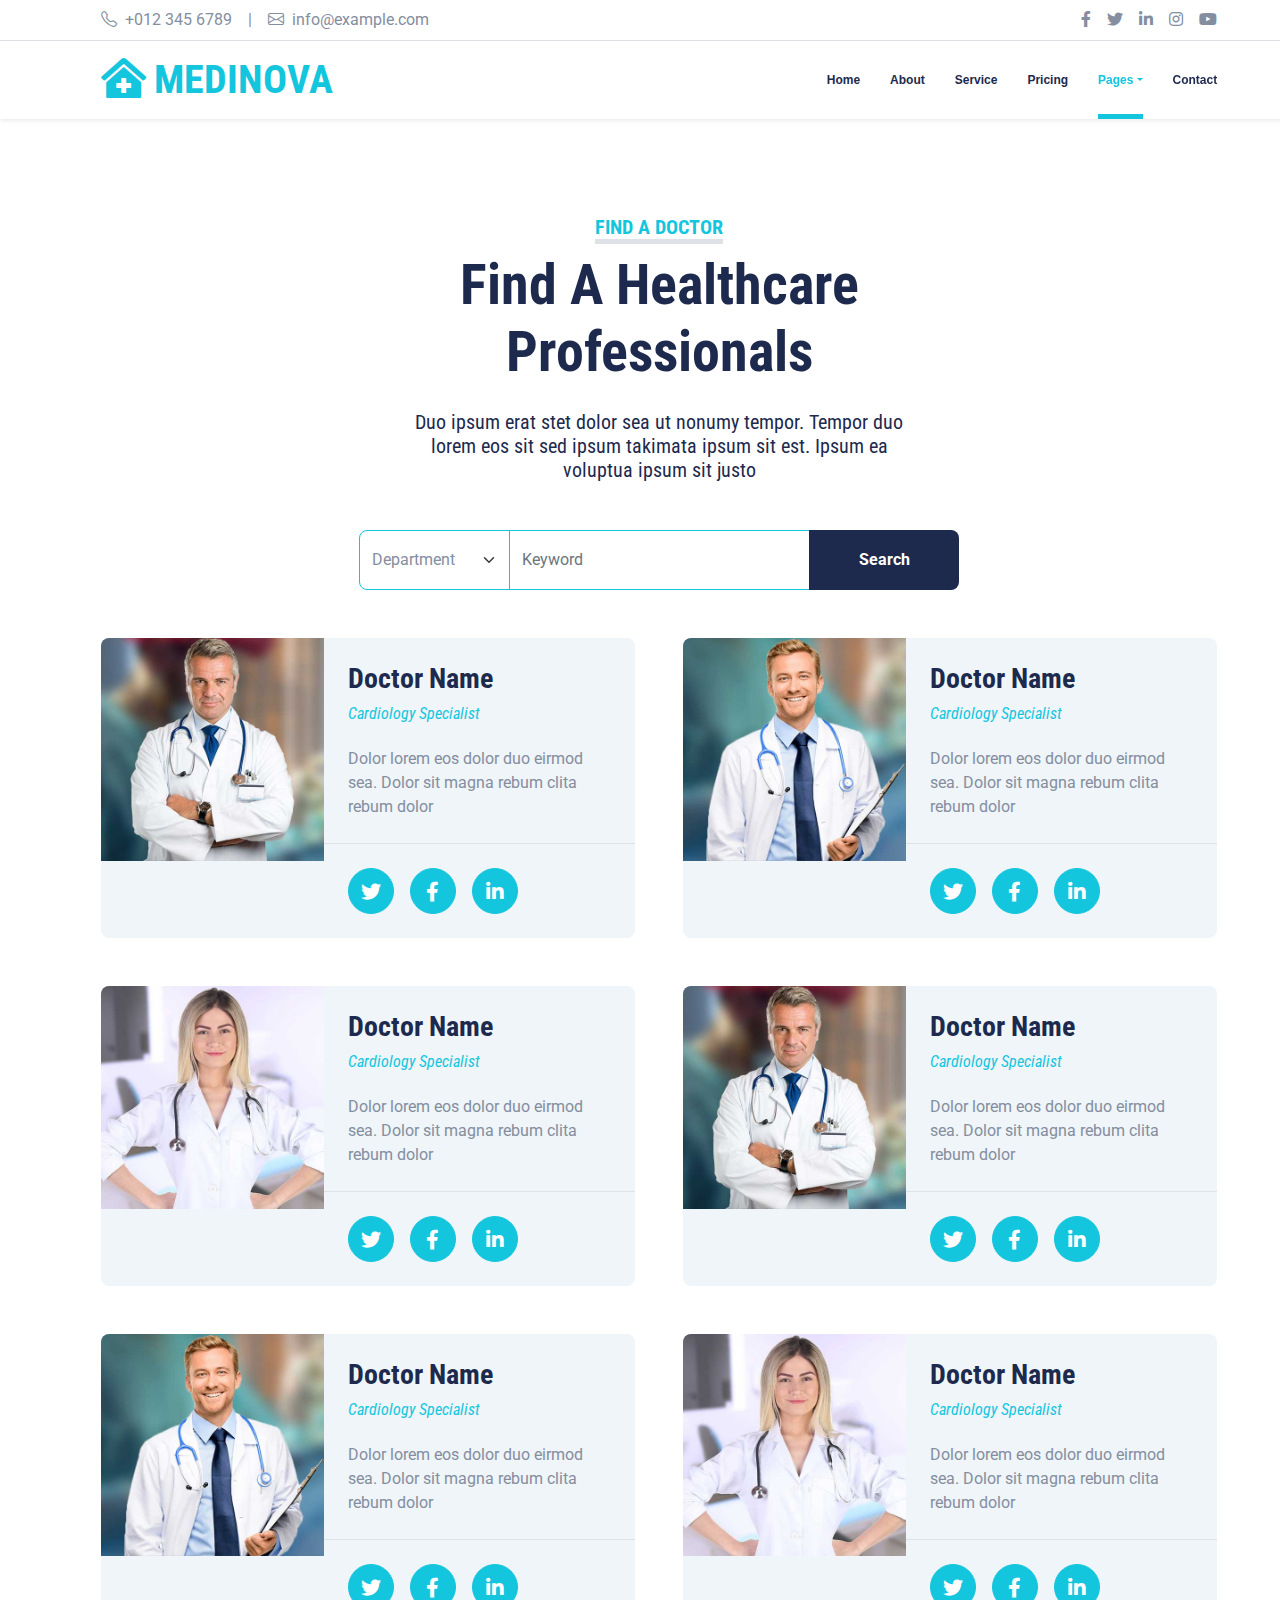
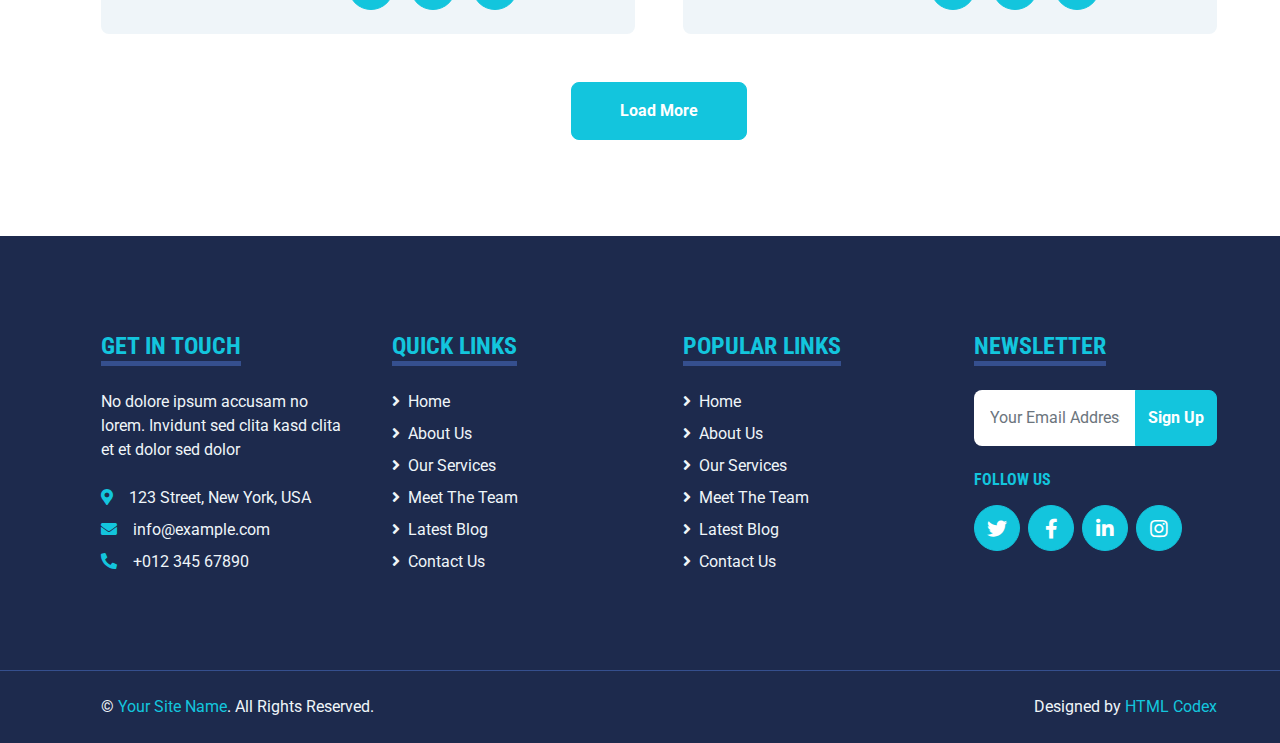
<file: search.html>
<!DOCTYPE html>
<html lang="en">

<head>
    <meta charset="utf-8">
    <title>MEDINOVA - Hospital Website Template</title>
    <meta content="width=device-width, initial-scale=1.0" name="viewport">
    <meta content="Free HTML Templates" name="keywords">
    <meta content="Free HTML Templates" name="description">

    <!-- Favicon -->
    <link href="img/favicon.ico" rel="icon">

    <!-- Google Web Fonts -->
    <link rel="preconnect" href="https://fonts.gstatic.com">
    <link href="https://fonts.googleapis.com/css2?family=Roboto+Condensed:wght@400;700&family=Roboto:wght@400;700&display=swap" rel="stylesheet">  

    <!-- Icon Font Stylesheet -->
    <link href="https://cdnjs.cloudflare.com/ajax/libs/font-awesome/5.15.0/css/all.min.css" rel="stylesheet">
    <link href="https://cdn.jsdelivr.net/npm/bootstrap-icons@1.4.1/font/bootstrap-icons.css" rel="stylesheet">

    <!-- Libraries Stylesheet -->
    <link href="lib/owlcarousel/assets/owl.carousel.min.css" rel="stylesheet">
    <link href="lib/tempusdominus/css/tempusdominus-bootstrap-4.min.css" rel="stylesheet" />

    <!-- Customized Bootstrap Stylesheet -->
    <link href="css/bootstrap.min.css" rel="stylesheet">

    <!-- Template Stylesheet -->
    <link href="css/style.css" rel="stylesheet">
</head>

<body>
    <!-- Topbar Start -->
    <div class="container-fluid py-2 border-bottom d-none d-lg-block">
        <div class="container">
            <div class="row">
                <div class="col-md-6 text-center text-lg-start mb-2 mb-lg-0">
                    <div class="d-inline-flex align-items-center">
                        <a class="text-decoration-none text-body pe-3" href=""><i class="bi bi-telephone me-2"></i>+012 345 6789</a>
                        <span class="text-body">|</span>
                        <a class="text-decoration-none text-body px-3" href=""><i class="bi bi-envelope me-2"></i>info@example.com</a>
                    </div>
                </div>
                <div class="col-md-6 text-center text-lg-end">
                    <div class="d-inline-flex align-items-center">
                        <a class="text-body px-2" href="">
                            <i class="fab fa-facebook-f"></i>
                        </a>
                        <a class="text-body px-2" href="">
                            <i class="fab fa-twitter"></i>
                        </a>
                        <a class="text-body px-2" href="">
                            <i class="fab fa-linkedin-in"></i>
                        </a>
                        <a class="text-body px-2" href="">
                            <i class="fab fa-instagram"></i>
                        </a>
                        <a class="text-body ps-2" href="">
                            <i class="fab fa-youtube"></i>
                        </a>
                    </div>
                </div>
            </div>
        </div>
    </div>
    <!-- Topbar End -->


    <!-- Navbar Start -->
    <div class="container-fluid sticky-top bg-white shadow-sm mb-5">
        <div class="container">
            <nav class="navbar navbar-expand-lg bg-white navbar-light py-3 py-lg-0">
                <a href="index.html" class="navbar-brand">
                    <h1 class="m-0 text-uppercase text-primary"><i class="fa fa-clinic-medical me-2"></i>Medinova</h1>
                </a>
                <button class="navbar-toggler" type="button" data-bs-toggle="collapse" data-bs-target="#navbarCollapse">
                    <span class="navbar-toggler-icon"></span>
                </button>
                <div class="collapse navbar-collapse" id="navbarCollapse">
                    <div class="navbar-nav ms-auto py-0">
                        <a href="index.html" class="nav-item nav-link">Home</a>
                        <a href="about.html" class="nav-item nav-link">About</a>
                        <a href="service.html" class="nav-item nav-link">Service</a>
                        <a href="price.html" class="nav-item nav-link">Pricing</a>
                        <div class="nav-item dropdown">
                            <a href="#" class="nav-link dropdown-toggle active" data-bs-toggle="dropdown">Pages</a>
                            <div class="dropdown-menu m-0">
                                <a href="blog.html" class="dropdown-item">Blog Grid</a>
                                <a href="detail.html" class="dropdown-item">Blog Detail</a>
                                <a href="team.html" class="dropdown-item">The Team</a>
                                <a href="testimonial.html" class="dropdown-item">Testimonial</a>
                                <a href="appointment.html" class="dropdown-item">Appointment</a>
                                <a href="search.html" class="dropdown-item active">Search</a>
                            </div>
                        </div>
                        <a href="contact.html" class="nav-item nav-link">Contact</a>
                    </div>
                </div>
            </nav>
        </div>
    </div>
    <!-- Navbar End -->


    <!-- Search Start -->
    <div class="container-fluid pt-5">
        <div class="container">
            <div class="text-center mx-auto mb-5" style="max-width: 500px;">
                <h5 class="d-inline-block text-primary text-uppercase border-bottom border-5">Find A Doctor</h5>
                <h1 class="display-4 mb-4">Find A Healthcare Professionals</h1>
                <h5 class="fw-normal">Duo ipsum erat stet dolor sea ut nonumy tempor. Tempor duo lorem eos sit sed ipsum takimata ipsum sit est. Ipsum ea voluptua ipsum sit justo</h5>
            </div>
            <div class="mx-auto" style="width: 100%; max-width: 600px;">
                <div class="input-group">
                    <select class="form-select border-primary w-25" style="height: 60px;">
                        <option selected>Department</option>
                        <option value="1">Department 1</option>
                        <option value="2">Department 2</option>
                        <option value="3">Department 3</option>
                    </select>
                    <input type="text" class="form-control border-primary w-50" placeholder="Keyword">
                    <button class="btn btn-dark border-0 w-25">Search</button>
                </div>
            </div>
        </div>
    </div>
    <!-- Search End -->


    <!-- Search Result Start -->
    <div class="container-fluid py-5">
        <div class="container">
            <div class="row g-5">
                <div class="col-lg-6 team-item">
                    <div class="row g-0 bg-light rounded overflow-hidden">
                        <div class="col-12 col-sm-5 h-100">
                            <img class="img-fluid h-100" src="img/team-1.jpg" style="object-fit: cover;">
                        </div>
                        <div class="col-12 col-sm-7 h-100 d-flex flex-column">
                            <div class="mt-auto p-4">
                                <h3>Doctor Name</h3>
                                <h6 class="fw-normal fst-italic text-primary mb-4">Cardiology Specialist</h6>
                                <p class="m-0">Dolor lorem eos dolor duo eirmod sea. Dolor sit magna rebum clita rebum dolor</p>
                            </div>
                            <div class="d-flex mt-auto border-top p-4">
                                <a class="btn btn-lg btn-primary btn-lg-square rounded-circle me-3" href="#"><i class="fab fa-twitter"></i></a>
                                <a class="btn btn-lg btn-primary btn-lg-square rounded-circle me-3" href="#"><i class="fab fa-facebook-f"></i></a>
                                <a class="btn btn-lg btn-primary btn-lg-square rounded-circle" href="#"><i class="fab fa-linkedin-in"></i></a>
                            </div>
                        </div>
                    </div>
                </div>
                <div class="col-lg-6 team-item">
                    <div class="row g-0 bg-light rounded overflow-hidden">
                        <div class="col-12 col-sm-5 h-100">
                            <img class="img-fluid h-100" src="img/team-2.jpg" style="object-fit: cover;">
                        </div>
                        <div class="col-12 col-sm-7 h-100 d-flex flex-column">
                            <div class="mt-auto p-4">
                                <h3>Doctor Name</h3>
                                <h6 class="fw-normal fst-italic text-primary mb-4">Cardiology Specialist</h6>
                                <p class="m-0">Dolor lorem eos dolor duo eirmod sea. Dolor sit magna rebum clita rebum dolor</p>
                            </div>
                            <div class="d-flex mt-auto border-top p-4">
                                <a class="btn btn-lg btn-primary btn-lg-square rounded-circle me-3" href="#"><i class="fab fa-twitter"></i></a>
                                <a class="btn btn-lg btn-primary btn-lg-square rounded-circle me-3" href="#"><i class="fab fa-facebook-f"></i></a>
                                <a class="btn btn-lg btn-primary btn-lg-square rounded-circle" href="#"><i class="fab fa-linkedin-in"></i></a>
                            </div>
                        </div>
                    </div>
                </div>
                <div class="col-lg-6 team-item">
                    <div class="row g-0 bg-light rounded overflow-hidden">
                        <div class="col-12 col-sm-5 h-100">
                            <img class="img-fluid h-100" src="img/team-3.jpg" style="object-fit: cover;">
                        </div>
                        <div class="col-12 col-sm-7 h-100 d-flex flex-column">
                            <div class="mt-auto p-4">
                                <h3>Doctor Name</h3>
                                <h6 class="fw-normal fst-italic text-primary mb-4">Cardiology Specialist</h6>
                                <p class="m-0">Dolor lorem eos dolor duo eirmod sea. Dolor sit magna rebum clita rebum dolor</p>
                            </div>
                            <div class="d-flex mt-auto border-top p-4">
                                <a class="btn btn-lg btn-primary btn-lg-square rounded-circle me-3" href="#"><i class="fab fa-twitter"></i></a>
                                <a class="btn btn-lg btn-primary btn-lg-square rounded-circle me-3" href="#"><i class="fab fa-facebook-f"></i></a>
                                <a class="btn btn-lg btn-primary btn-lg-square rounded-circle" href="#"><i class="fab fa-linkedin-in"></i></a>
                            </div>
                        </div>
                    </div>
                </div>
                <div class="col-lg-6 team-item">
                    <div class="row g-0 bg-light rounded overflow-hidden">
                        <div class="col-12 col-sm-5 h-100">
                            <img class="img-fluid h-100" src="img/team-1.jpg" style="object-fit: cover;">
                        </div>
                        <div class="col-12 col-sm-7 h-100 d-flex flex-column">
                            <div class="mt-auto p-4">
                                <h3>Doctor Name</h3>
                                <h6 class="fw-normal fst-italic text-primary mb-4">Cardiology Specialist</h6>
                                <p class="m-0">Dolor lorem eos dolor duo eirmod sea. Dolor sit magna rebum clita rebum dolor</p>
                            </div>
                            <div class="d-flex mt-auto border-top p-4">
                                <a class="btn btn-lg btn-primary btn-lg-square rounded-circle me-3" href="#"><i class="fab fa-twitter"></i></a>
                                <a class="btn btn-lg btn-primary btn-lg-square rounded-circle me-3" href="#"><i class="fab fa-facebook-f"></i></a>
                                <a class="btn btn-lg btn-primary btn-lg-square rounded-circle" href="#"><i class="fab fa-linkedin-in"></i></a>
                            </div>
                        </div>
                    </div>
                </div>
                <div class="col-lg-6 team-item">
                    <div class="row g-0 bg-light rounded overflow-hidden">
                        <div class="col-12 col-sm-5 h-100">
                            <img class="img-fluid h-100" src="img/team-2.jpg" style="object-fit: cover;">
                        </div>
                        <div class="col-12 col-sm-7 h-100 d-flex flex-column">
                            <div class="mt-auto p-4">
                                <h3>Doctor Name</h3>
                                <h6 class="fw-normal fst-italic text-primary mb-4">Cardiology Specialist</h6>
                                <p class="m-0">Dolor lorem eos dolor duo eirmod sea. Dolor sit magna rebum clita rebum dolor</p>
                            </div>
                            <div class="d-flex mt-auto border-top p-4">
                                <a class="btn btn-lg btn-primary btn-lg-square rounded-circle me-3" href="#"><i class="fab fa-twitter"></i></a>
                                <a class="btn btn-lg btn-primary btn-lg-square rounded-circle me-3" href="#"><i class="fab fa-facebook-f"></i></a>
                                <a class="btn btn-lg btn-primary btn-lg-square rounded-circle" href="#"><i class="fab fa-linkedin-in"></i></a>
                            </div>
                        </div>
                    </div>
                </div>
                <div class="col-lg-6 team-item">
                    <div class="row g-0 bg-light rounded overflow-hidden">
                        <div class="col-12 col-sm-5 h-100">
                            <img class="img-fluid h-100" src="img/team-3.jpg" style="object-fit: cover;">
                        </div>
                        <div class="col-12 col-sm-7 h-100 d-flex flex-column">
                            <div class="mt-auto p-4">
                                <h3>Doctor Name</h3>
                                <h6 class="fw-normal fst-italic text-primary mb-4">Cardiology Specialist</h6>
                                <p class="m-0">Dolor lorem eos dolor duo eirmod sea. Dolor sit magna rebum clita rebum dolor</p>
                            </div>
                            <div class="d-flex mt-auto border-top p-4">
                                <a class="btn btn-lg btn-primary btn-lg-square rounded-circle me-3" href="#"><i class="fab fa-twitter"></i></a>
                                <a class="btn btn-lg btn-primary btn-lg-square rounded-circle me-3" href="#"><i class="fab fa-facebook-f"></i></a>
                                <a class="btn btn-lg btn-primary btn-lg-square rounded-circle" href="#"><i class="fab fa-linkedin-in"></i></a>
                            </div>
                        </div>
                    </div>
                </div>
                <div class="col-12 text-center">
                    <button class="btn btn-primary py-3 px-5">Load More</button>
                </div>
            </div>
        </div>
    </div>
    <!-- Search Result End -->


    <!-- Footer Start -->
    <div class="container-fluid bg-dark text-light mt-5 py-5">
        <div class="container py-5">
            <div class="row g-5">
                <div class="col-lg-3 col-md-6">
                    <h4 class="d-inline-block text-primary text-uppercase border-bottom border-5 border-secondary mb-4">Get In Touch</h4>
                    <p class="mb-4">No dolore ipsum accusam no lorem. Invidunt sed clita kasd clita et et dolor sed dolor</p>
                    <p class="mb-2"><i class="fa fa-map-marker-alt text-primary me-3"></i>123 Street, New York, USA</p>
                    <p class="mb-2"><i class="fa fa-envelope text-primary me-3"></i>info@example.com</p>
                    <p class="mb-0"><i class="fa fa-phone-alt text-primary me-3"></i>+012 345 67890</p>
                </div>
                <div class="col-lg-3 col-md-6">
                    <h4 class="d-inline-block text-primary text-uppercase border-bottom border-5 border-secondary mb-4">Quick Links</h4>
                    <div class="d-flex flex-column justify-content-start">
                        <a class="text-light mb-2" href="#"><i class="fa fa-angle-right me-2"></i>Home</a>
                        <a class="text-light mb-2" href="#"><i class="fa fa-angle-right me-2"></i>About Us</a>
                        <a class="text-light mb-2" href="#"><i class="fa fa-angle-right me-2"></i>Our Services</a>
                        <a class="text-light mb-2" href="#"><i class="fa fa-angle-right me-2"></i>Meet The Team</a>
                        <a class="text-light mb-2" href="#"><i class="fa fa-angle-right me-2"></i>Latest Blog</a>
                        <a class="text-light" href="#"><i class="fa fa-angle-right me-2"></i>Contact Us</a>
                    </div>
                </div>
                <div class="col-lg-3 col-md-6">
                    <h4 class="d-inline-block text-primary text-uppercase border-bottom border-5 border-secondary mb-4">Popular Links</h4>
                    <div class="d-flex flex-column justify-content-start">
                        <a class="text-light mb-2" href="#"><i class="fa fa-angle-right me-2"></i>Home</a>
                        <a class="text-light mb-2" href="#"><i class="fa fa-angle-right me-2"></i>About Us</a>
                        <a class="text-light mb-2" href="#"><i class="fa fa-angle-right me-2"></i>Our Services</a>
                        <a class="text-light mb-2" href="#"><i class="fa fa-angle-right me-2"></i>Meet The Team</a>
                        <a class="text-light mb-2" href="#"><i class="fa fa-angle-right me-2"></i>Latest Blog</a>
                        <a class="text-light" href="#"><i class="fa fa-angle-right me-2"></i>Contact Us</a>
                    </div>
                </div>
                <div class="col-lg-3 col-md-6">
                    <h4 class="d-inline-block text-primary text-uppercase border-bottom border-5 border-secondary mb-4">Newsletter</h4>
                    <form action="">
                        <div class="input-group">
                            <input type="text" class="form-control p-3 border-0" placeholder="Your Email Address">
                            <button class="btn btn-primary">Sign Up</button>
                        </div>
                    </form>
                    <h6 class="text-primary text-uppercase mt-4 mb-3">Follow Us</h6>
                    <div class="d-flex">
                        <a class="btn btn-lg btn-primary btn-lg-square rounded-circle me-2" href="#"><i class="fab fa-twitter"></i></a>
                        <a class="btn btn-lg btn-primary btn-lg-square rounded-circle me-2" href="#"><i class="fab fa-facebook-f"></i></a>
                        <a class="btn btn-lg btn-primary btn-lg-square rounded-circle me-2" href="#"><i class="fab fa-linkedin-in"></i></a>
                        <a class="btn btn-lg btn-primary btn-lg-square rounded-circle" href="#"><i class="fab fa-instagram"></i></a>
                    </div>
                </div>
            </div>
        </div>
    </div>
    <div class="container-fluid bg-dark text-light border-top border-secondary py-4">
        <div class="container">
            <div class="row g-5">
                <div class="col-md-6 text-center text-md-start">
                    <p class="mb-md-0">&copy; <a class="text-primary" href="#">Your Site Name</a>. All Rights Reserved.</p>
                </div>
                <div class="col-md-6 text-center text-md-end">
                    <p class="mb-0">Designed by <a class="text-primary" href="https://htmlcodex.com">HTML Codex</a></p>
                </div>
            </div>
        </div>
    </div>
    <!-- Footer End -->


    <!-- Back to Top -->
    <a href="#" class="btn btn-lg btn-primary btn-lg-square back-to-top"><i class="bi bi-arrow-up"></i></a>


    <!-- JavaScript Libraries -->
    <script src="https://code.jquery.com/jquery-3.4.1.min.js"></script>
    <script src="https://cdn.jsdelivr.net/npm/bootstrap@5.0.0/dist/js/bootstrap.bundle.min.js"></script>
    <script src="lib/easing/easing.min.js"></script>
    <script src="lib/waypoints/waypoints.min.js"></script>
    <script src="lib/owlcarousel/owl.carousel.min.js"></script>
    <script src="lib/tempusdominus/js/moment.min.js"></script>
    <script src="lib/tempusdominus/js/moment-timezone.min.js"></script>
    <script src="lib/tempusdominus/js/tempusdominus-bootstrap-4.min.js"></script>

    <!-- Template Javascript -->
    <script src="js/main.js"></script>
</body>

</html>
</file>
<file: css/style.css>
/********** Template CSS **********/
:root {
    --primary: #13C5DD;
    --secondary: #354F8E;
    --light: #EFF5F9;
    --dark: #1D2A4D;
}

.btn {
    font-weight: 700;
    transition: .5s;
}

.btn:hover {
    -webkit-box-shadow: 0 8px 6px -6px #555555;
    -moz-box-shadow: 0 8px 6px -6px #555555;
    box-shadow: 0 8px 6px -6px #555555;
}

.btn-primary {
    color: #FFFFFF;
}

.btn-square {
    width: 36px;
    height: 36px;
}

.btn-sm-square {
    width: 28px;
    height: 28px;
}

.btn-lg-square {
    width: 46px;
    height: 46px;
}

.btn-square,
.btn-sm-square,
.btn-lg-square {
    padding-left: 0;
    padding-right: 0;
    text-align: center;
}

.back-to-top {
    position: fixed;
    display: none;
    right: 30px;
    bottom: 0;
    border-radius: 50% 50% 0 0;
    z-index: 99;
}
.back-to-top1 {
    position: fixed;
    display: none;
    
    bottom: 0;
    border-radius: 50% 50% 0 0;
    z-index: 99;
}

.navbar-light .navbar-nav .nav-link {
    font-family: 'Jost', sans-serif;
    position: relative;
    margin-left: 30px;
    padding: 30px 0;
    font-size: 12px;
    font-weight: 700;
    color: var(--dark);
    outline: none;
    transition: .5s;
}

.navbar-light .navbar-nav .nav-link:hover,
.navbar-light .navbar-nav .nav-link.active {
    color: var(--primary);
}

@media (min-width: 992px) {
    .navbar-light .navbar-nav .nav-link::before {
        position: absolute;
        content: "";
        width: 0;
        height: 5px;
        bottom: 0;
        left: 50%;
        background: var(--primary);
        transition: .5s;
    }

    .navbar-light .navbar-nav .nav-link:hover::before,
    .navbar-light .navbar-nav .nav-link.active::before {
        width: 100%;
        left: 0;
    }
}

@media (max-width: 991.98px) {
    .navbar-light .navbar-nav .nav-link  {
        margin-left: 0;
        padding: 10px 0;
    }
}
#flash{

}
.cont_s12 .col-12 {
    /* width: 103% !important; */
    height: 35px;
    margin-bottom: 20px;
}

.info{
	width:124px;
	height:35px;
	line-height:35px;
	float:left;
	color:#fff;
	text-align:center;
	font-weight:bold;
    background:#f03;}
    .box {
        background: #DB577C;
        padding: 3px;
    }

.hero-header {
    /* background: url(../img/hero.jpg) top right no-repeat; */
    background: url(../img/map1.png) top right no-repeat;
    background-size: cover;
}

.service-item {
    position: relative;
    height: 350px;
    padding: 0 30px;
    transition: .5s;
}

.service-item .service-icon {
    width: 150px;
    height: 100px;
    display: flex;
    align-items: center;
    justify-content: center;
    background: var(--primary);
    border-radius: 50%;
    transform: rotate(-14deg);
}

.service-item .service-icon i {
    transform: rotate(15deg);
}

.service-item a.btn {
    position: absolute;
    width: 60px;
    bottom: -48px;
    left: 50%;
    margin-left: -30px;
    opacity: 0;
}

.service-item:hover a.btn {
    bottom: -24px;
    opacity: 1;
}

.price-carousel::after {
    position: absolute;
    content: "";
    width: 100%;
    height: 50%;
    bottom: 0;
    left: 0;
    background: rgb(51,102,153);
    /* background: var(--primary); */
    border-radius: 8px 8px 50% 50%;
    z-index: -1;
}

.price-carousel .owl-nav {
    margin-top: 35px;
    width: 100%;
    text-align: center;
    display: flex;
    justify-content: center;
}

.price-carousel .owl-nav .owl-prev,
.price-carousel .owl-nav .owl-next{
    position: relative;
    margin: 0 5px;
    width: 45px;
    height: 45px;
    display: flex;
    align-items: center;
    justify-content: center;
    color: var(--primary);
    background: #FFFFFF;
    font-size: 22px;
    border-radius: 45px;
    transition: .5s;
}
.container-fluid{
    width: 103% !important;
}

.price-carousel .owl-nav .owl-prev:hover,
.price-carousel .owl-nav .owl-next:hover {
    color: var(--dark);
}

@media (min-width: 576px) {
    .team-item .row {
        /* height: 350px; */
        /* height: 130px; */
    }
}

.team-carousel .owl-nav {
    position: absolute;
    padding: 0 45px;
    width: 100%;
    height: 45px;
    top: calc(50% - 22.5px);
    left: 0;
    display: flex;
    justify-content: space-between;
}

.team-carousel .owl-nav .owl-prev,
.team-carousel .owl-nav .owl-next {
    position: relative;
    width: 45px;
    height: 45px;
    display: flex;
    align-items: center;
    justify-content: center;
    color: #FFFFFF;
    background: var(--primary);
    border-radius: 45px;
    font-size: 22px;
    transition: .5s;
}

.team-carousel .owl-nav .owl-prev:hover,
.team-carousel .owl-nav .owl-next:hover {
    background: var(--dark);
}

.testimonial-carousel .owl-dots {
    margin-top: 15px;
    display: flex;
    align-items: center;
    justify-content: center;
}

.testimonial-carousel .owl-dot {
    position: relative;
    display: inline-block;
    margin: 0 5px;
    width: 20px;
    height: 20px;
    background: var(--light);
    border: 2px solid var(--primary);
    border-radius: 20px;
    transition: .5s;
}

.testimonial-carousel .owl-dot.active {
    width: 40px;
    height: 40px;
    background: var(--primary);
}

.testimonial-carousel .owl-item img {
    width: 150px;
    height: 150px;
}
</file>
